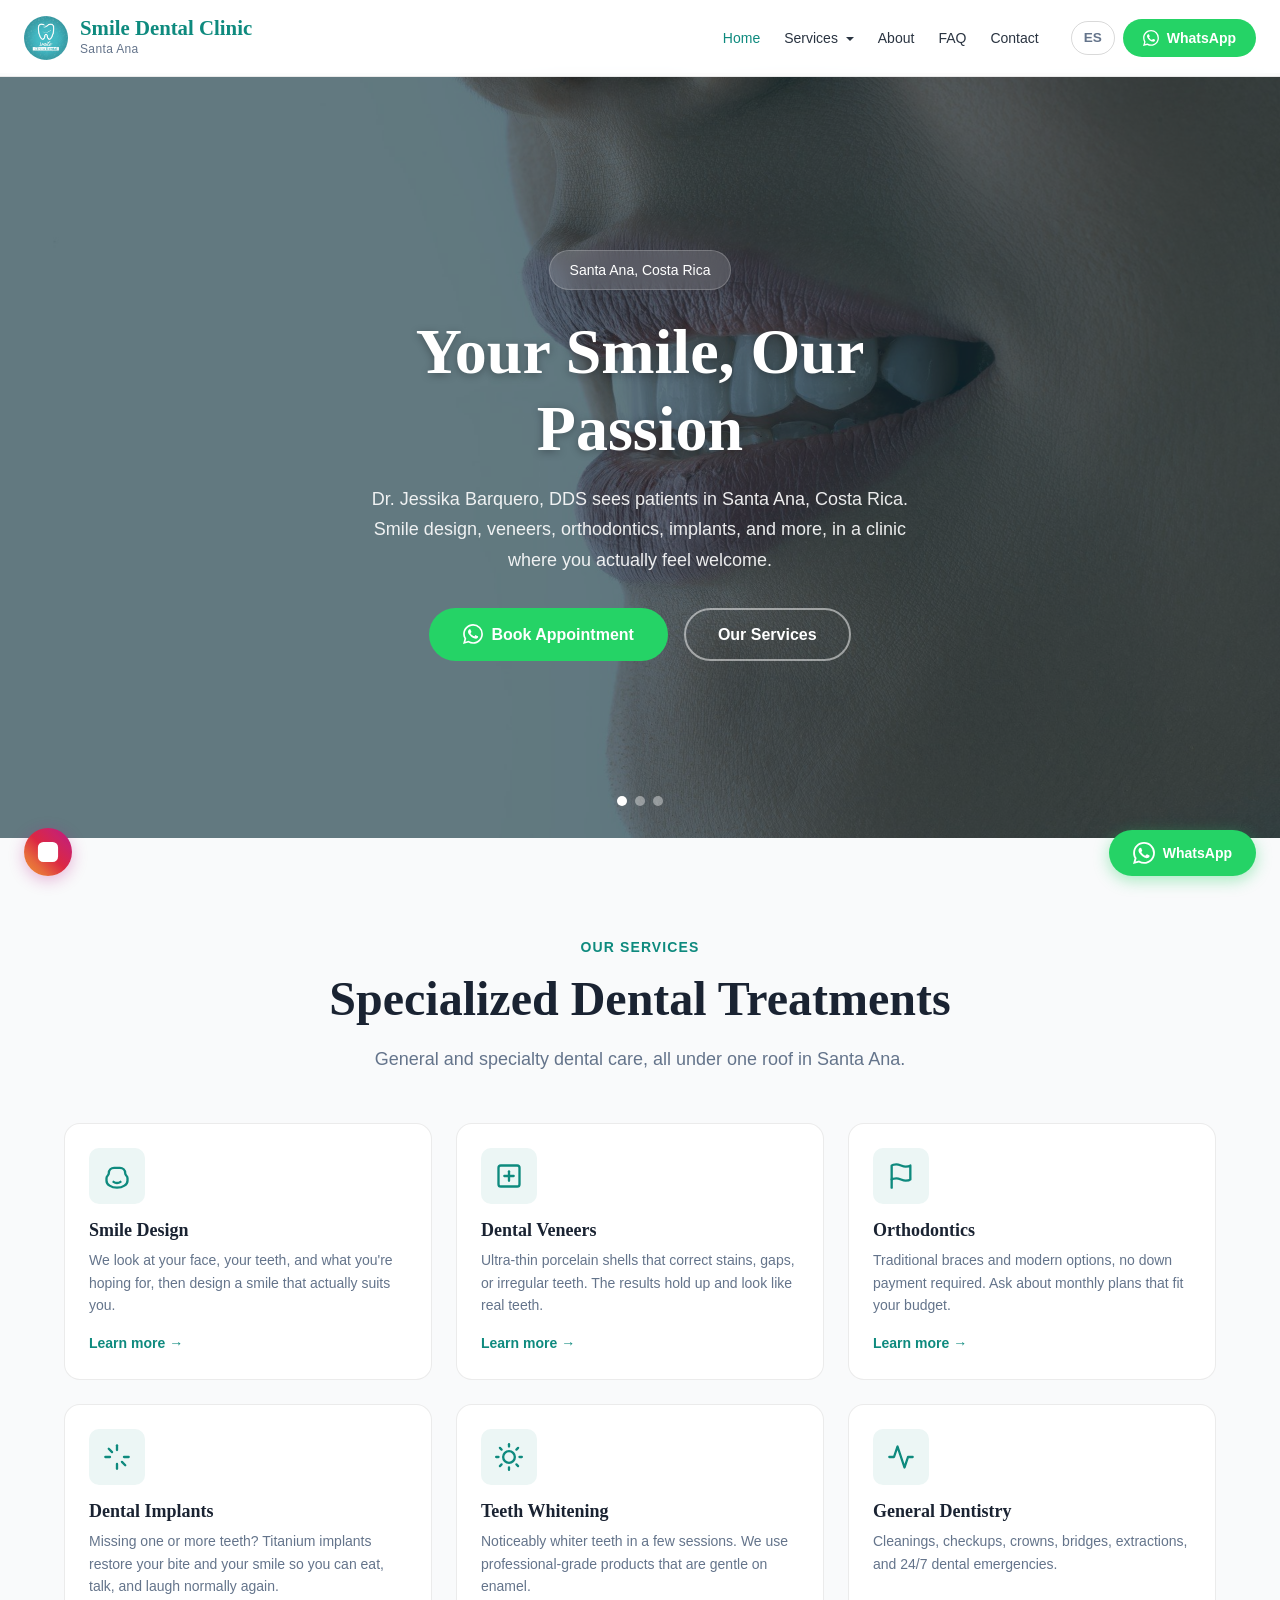
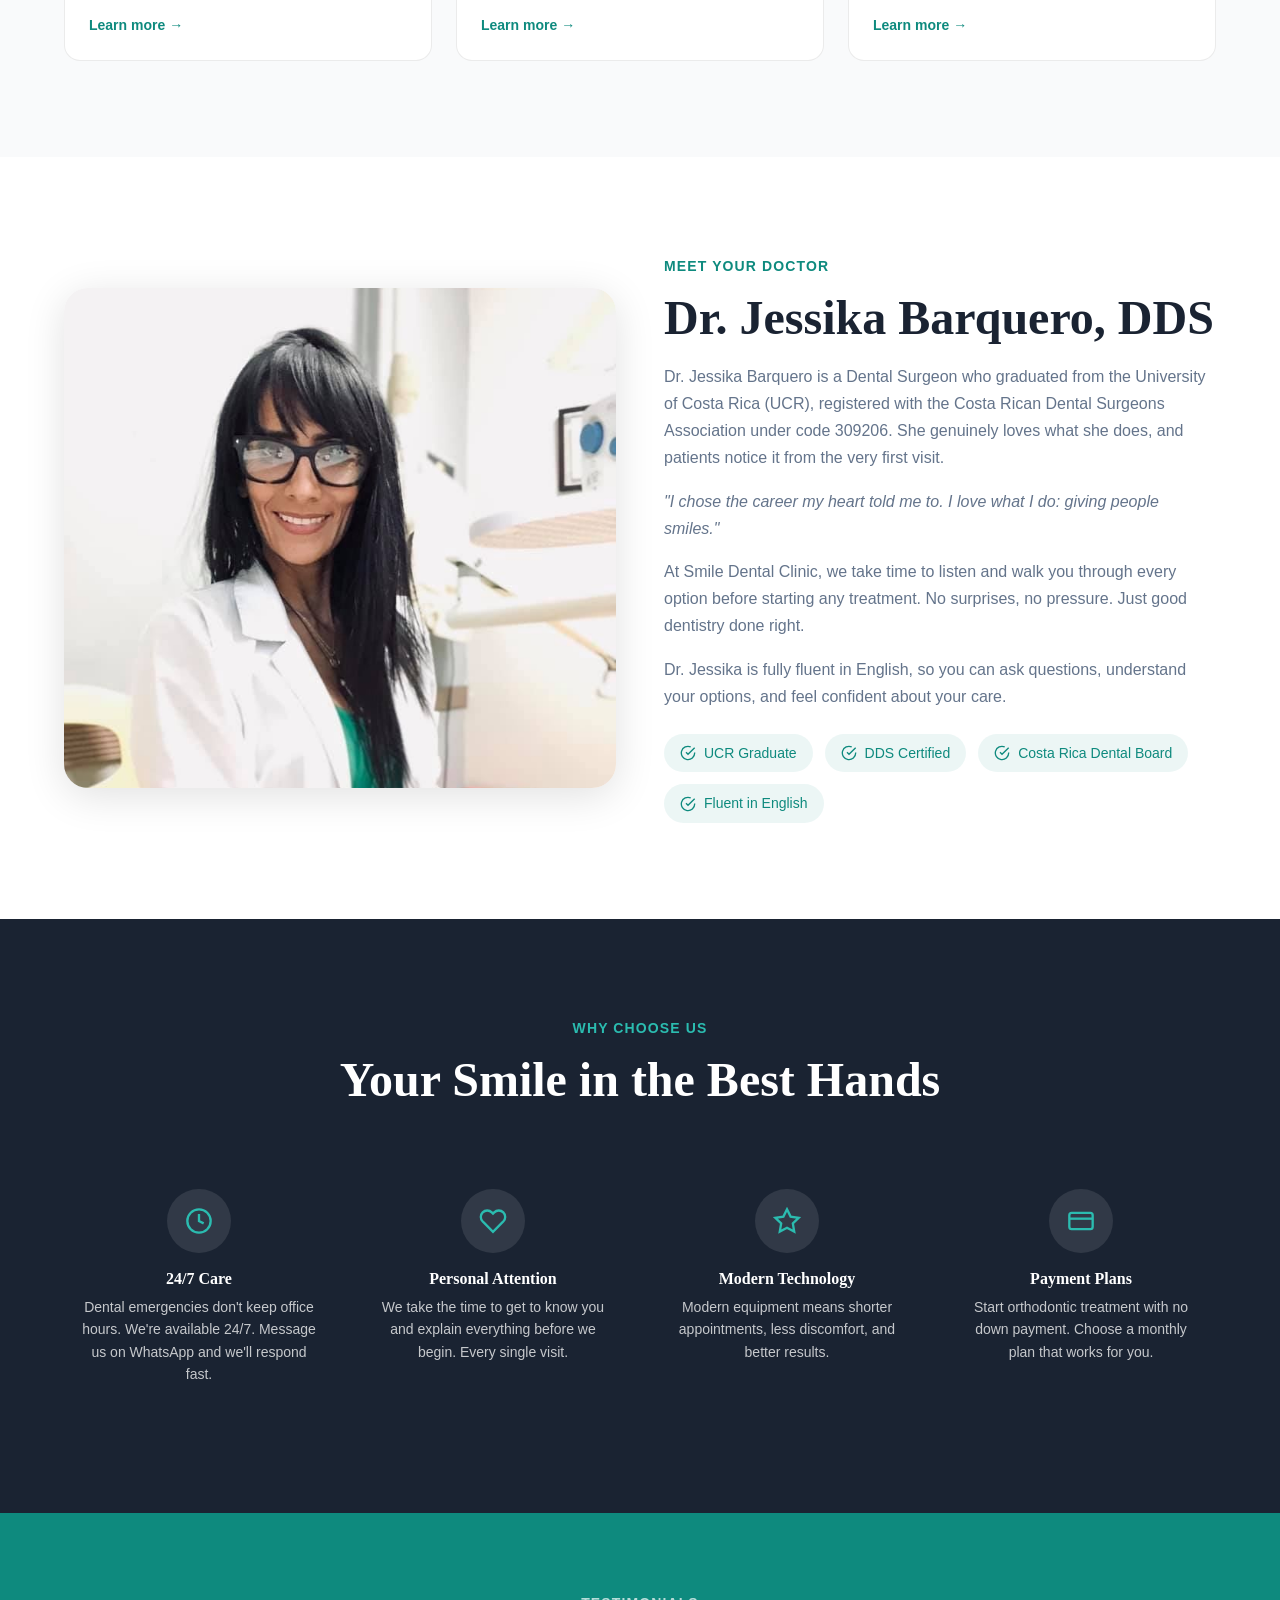
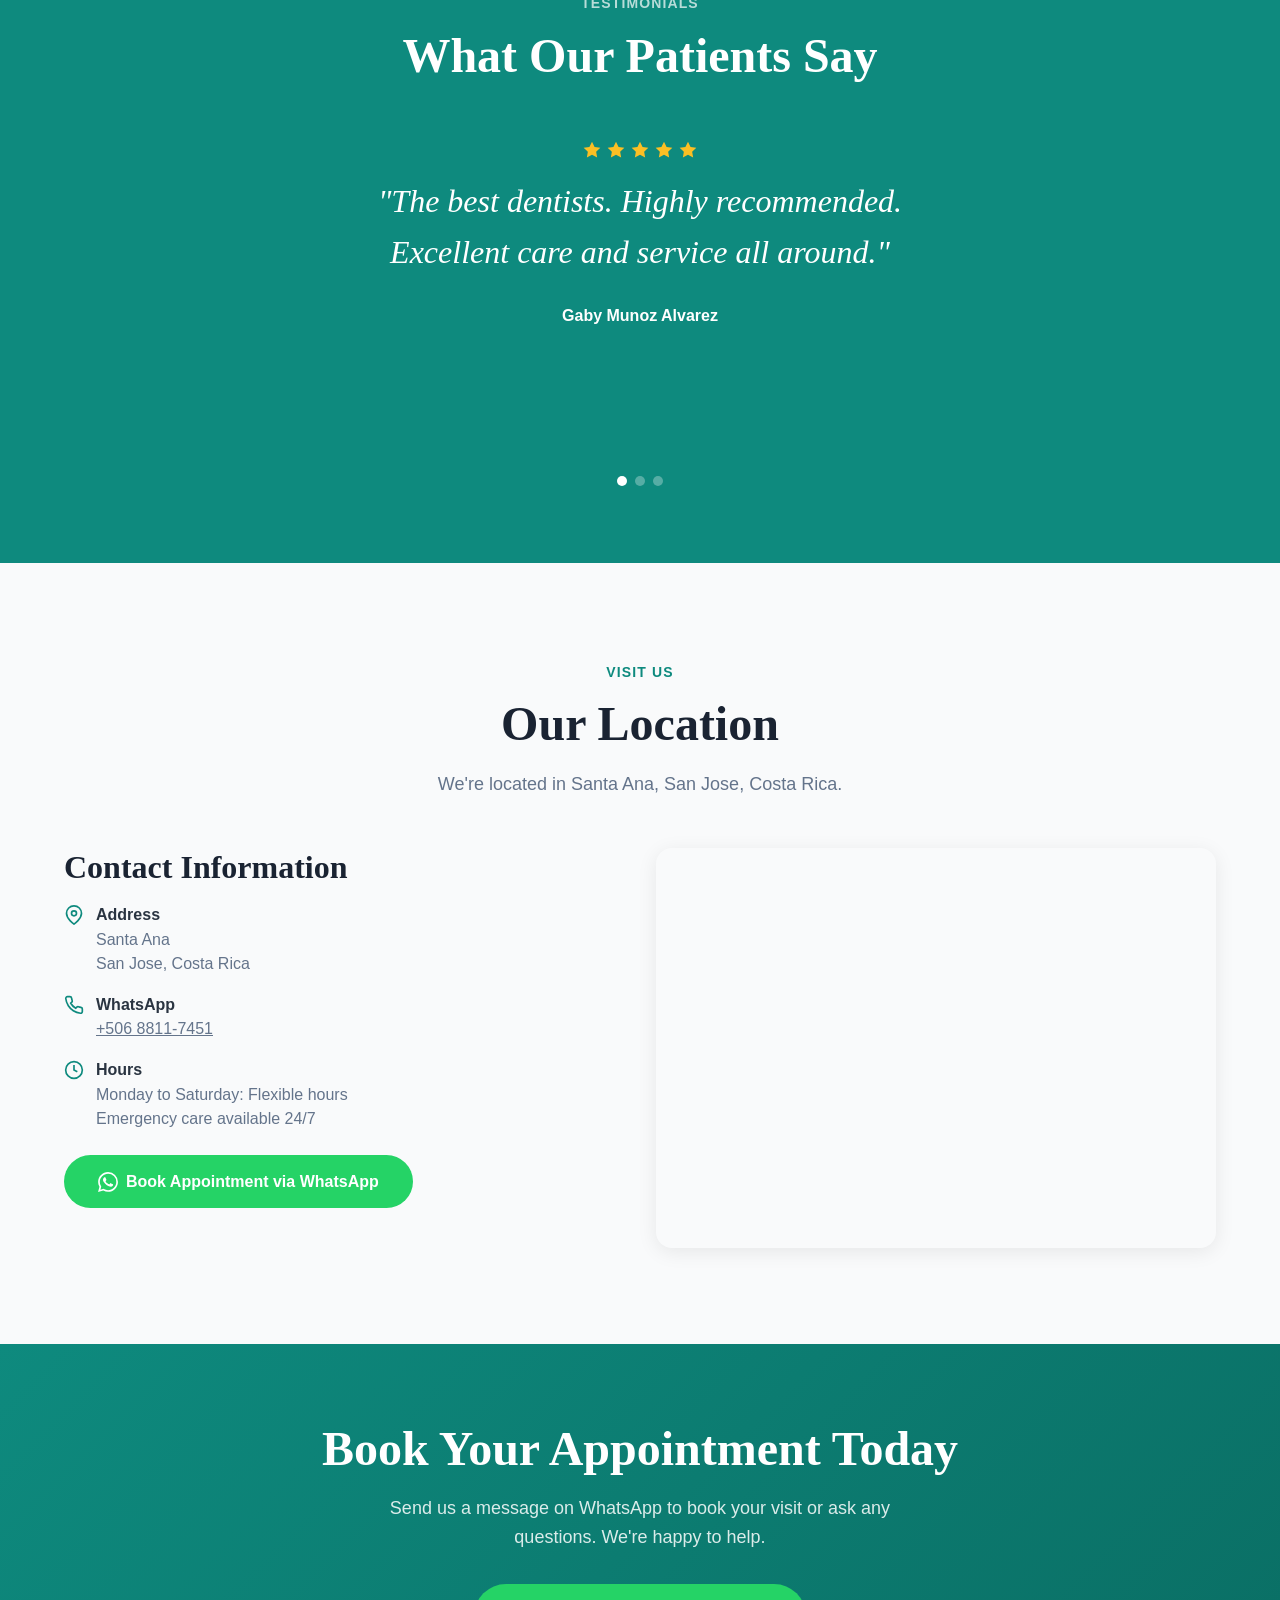
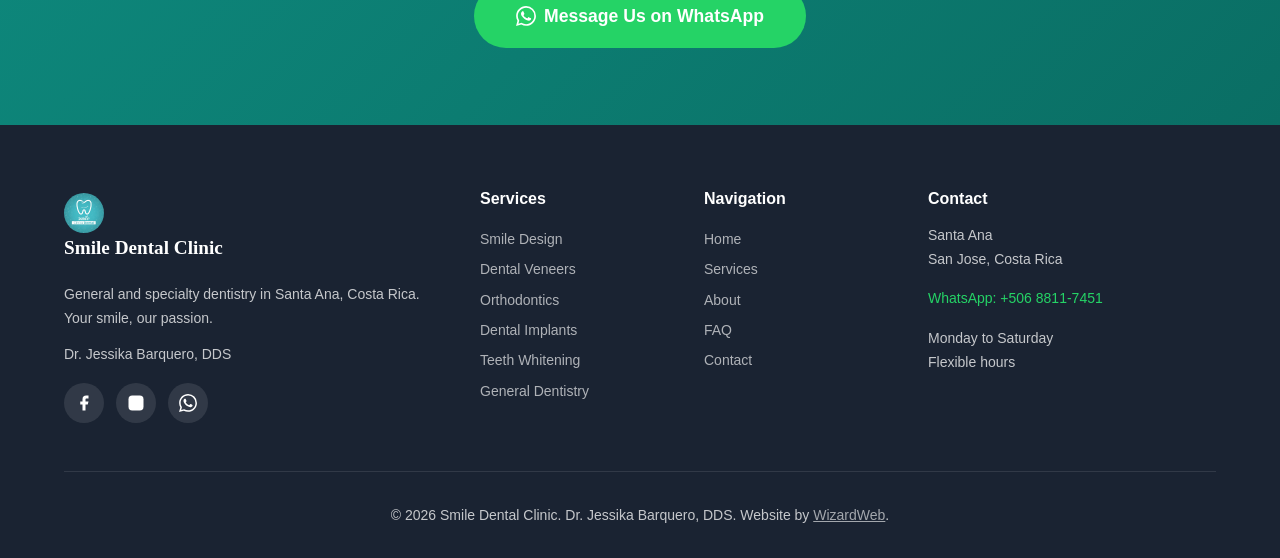
<file: index.html>
<!DOCTYPE html>
<html lang="es">
<head>
  <meta charset="UTF-8">
  <meta name="viewport" content="width=device-width, initial-scale=1.0">
  <title>Smile Clinica Dental | Dra. Jessika Barquero, DDS | Santa Ana, Costa Rica</title>
  <meta name="description" content="Smile Clinica Dental - Odontologia general y especialidades en Santa Ana, Costa Rica. Diseno de sonrisa, carillas, ortodoncia, implantes y blanqueamiento dental. Dra. Jessika Barquero, DDS.">
  <meta name="keywords" content="dentista Santa Ana, clinica dental Costa Rica, diseno de sonrisa, carillas dentales, ortodoncia, implantes dentales, blanqueamiento dental, Dra Jessika Barquero">

  <!-- Open Graph -->
  <meta property="og:type" content="website">
  <meta property="og:title" content="Smile Clinica Dental | Dra. Jessika Barquero, DDS">
  <meta property="og:description" content="Odontologia general y especialidades en Santa Ana. Diseno de sonrisa, carillas, ortodoncia, implantes y blanqueamiento dental.">
  <meta property="og:image" content="https://drajessika.com/assets/images/hero-new-1.jpg">
  <meta property="og:url" content="https://drajessika.com/">
  <meta property="og:site_name" content="Smile Clinica Dental">
  <meta property="og:locale" content="es_CR">

  <!-- Twitter Card -->
  <meta name="twitter:card" content="summary_large_image">
  <meta name="twitter:title" content="Smile Clinica Dental | Dra. Jessika Barquero, DDS">
  <meta name="twitter:description" content="Odontologia general y especialidades en Santa Ana, Costa Rica.">
  <meta name="twitter:image" content="https://drajessika.com/assets/images/hero-new-1.jpg">

  <link rel="canonical" href="https://drajessika.com/">
  <link rel="alternate" hreflang="es" href="https://drajessika.com/">
  <link rel="alternate" hreflang="en" href="https://drajessika.com/en/index.html">
  <link rel="alternate" hreflang="x-default" href="https://drajessika.com/">
  <script>
    // Redirect non-Spanish browsers to /en/ (respects manual language choice)
    (function() {
      if (localStorage.getItem('smile_lang') === 'es') return;
      var lang = (navigator.language || navigator.userLanguage || '').toLowerCase();
      if (lang.indexOf('es') !== 0) {
        window.location.replace('en/index.html');
      }
    })();
  </script>
  <link rel="preconnect" href="https://api.fontshare.com" crossorigin>
  <link href="https://api.fontshare.com/v2/css?f[]=zodiak@400,500,700&f[]=satoshi@300,400,500,600,700&display=swap" rel="stylesheet" media="print" onload="this.media='all'">
  <noscript><link href="https://api.fontshare.com/v2/css?f[]=zodiak@400,500,700&f[]=satoshi@300,400,500,600,700&display=swap" rel="stylesheet"></noscript>
  <link rel="preload" as="image" href="./assets/images/hero-new-1.jpg">
  <link rel="stylesheet" href="base.css">
  <link rel="stylesheet" href="style.css">

  <!-- JSON-LD Structured Data -->
  <script type="application/ld+json">
  {
    "@context": "https://schema.org",
    "@type": "Dentist",
    "name": "Smile Clinica Dental",
    "description": "Clinica dental con odontologia general y especialidades. Diseno de sonrisa, carillas dentales, ortodoncia, implantes y blanqueamiento dental.",
    "url": "https://drajessika.com",
    "telephone": "+50622827093",
    "image": "https://drajessika.com/assets/images/logo-square.jpg",
    "address": {
      "@type": "PostalAddress",
      "streetAddress": "Santa Ana",
      "addressLocality": "Santa Ana",
      "addressRegion": "San Jose",
      "addressCountry": "CR"
    },
    "geo": {
      "@type": "GeoCoordinates",
      "latitude": "9.9408",
      "longitude": "-84.1847"
    },
    "openingHoursSpecification": {
      "@type": "OpeningHoursSpecification",
      "dayOfWeek": ["Monday", "Tuesday", "Wednesday", "Thursday", "Friday", "Saturday"],
      "opens": "08:00",
      "closes": "18:00"
    },
    "priceRange": "$$",
    "medicalSpecialty": ["Dentistry", "Orthodontics", "CosmeticDentistry"],
    "employee": {
      "@type": "Dentist",
      "name": "Dra. Jessika Barquero",
      "jobTitle": "Cirujana Dentista, DDS"
    }
  }
  </script>
</head>
<body>

  <!-- HEADER -->
  <header class="site-header" id="siteHeader" role="banner">
    <a href="index.html" class="header-logo" aria-label="Smile Clinica Dental - Inicio">
      <img src="./assets/images/logo-square.jpg" alt="Smile Clinica Dental logo" width="44" height="44">
      <div>
        <div class="logo-text">Smile Clinica Dental</div>
        <div class="logo-sub">Santa Ana</div>
      </div>
    </a>

    <button class="mobile-menu-btn" aria-label="Abrir menu de navegacion" aria-expanded="false" id="mobileMenuBtn">
      <span></span><span></span><span></span>
    </button>

    <nav class="header-nav" id="headerNav" aria-label="Navegacion principal">
      <ul class="nav-links" role="list">
        <li><a href="index.html" style="color: var(--color-primary);">Inicio</a></li>
        <li class="nav-dropdown">
          <a href="servicios.html" aria-haspopup="true" aria-expanded="false">Servicios <span class="nav-dropdown-arrow"></span></a>
          <ul class="nav-dropdown-menu" role="list">
            <li><a href="servicios.html#diseno-sonrisa">Diseno de Sonrisa</a></li>
            <li><a href="servicios.html#carillas">Carillas Dentales</a></li>
            <li><a href="servicios.html#ortodoncia">Ortodoncia</a></li>
            <li><a href="servicios.html#implantes">Implantes Dentales</a></li>
            <li><a href="servicios.html#blanqueamiento">Blanqueamiento</a></li>
            <li><a href="servicios.html#general">Odontologia General</a></li>
          </ul>
        </li>
        <li><a href="about.html">Nosotros</a></li>
        <li><a href="faq.html">Preguntas</a></li>
        <li><a href="contacto.html">Contacto</a></li>
      </ul>
      <div class="nav-buttons">
        <a href="en/index.html" class="nav-lang" style="font-size: 0.85rem; font-weight: 600; color: var(--color-text-muted); text-decoration: none; padding: 0.35rem 0.75rem; border: 1px solid rgba(0,0,0,0.15); border-radius: 999px;" onclick="localStorage.setItem('smile_lang','en')">EN</a>
        <a href="https://wa.me/50688117451?text=Hola%2C%20me%20gustar%C3%ADa%20agendar%20una%20cita" target="_blank" class="nav-cta nav-cta-whatsapp" aria-label="Contactar por WhatsApp">
          <svg viewBox="0 0 24 24"><path d="M17.472 14.382c-.297-.149-1.758-.867-2.03-.967-.273-.099-.471-.148-.67.15-.197.297-.767.966-.94 1.164-.173.199-.347.223-.644.075-.297-.15-1.255-.463-2.39-1.475-.883-.788-1.48-1.761-1.653-2.059-.173-.297-.018-.458.13-.606.134-.133.298-.347.446-.52.149-.174.198-.298.298-.497.099-.198.05-.371-.025-.52-.075-.149-.669-1.612-.916-2.207-.242-.579-.487-.5-.669-.51-.173-.008-.371-.01-.57-.01-.198 0-.52.074-.792.372-.272.297-1.04 1.016-1.04 2.479 0 1.462 1.065 2.875 1.213 3.074.149.198 2.096 3.2 5.077 4.487.709.306 1.262.489 1.694.625.712.227 1.36.195 1.871.118.571-.085 1.758-.719 2.006-1.413.248-.694.248-1.289.173-1.413-.074-.124-.272-.198-.57-.347m-5.421 7.403h-.004a9.87 9.87 0 01-5.031-1.378l-.361-.214-3.741.982.998-3.648-.235-.374a9.86 9.86 0 01-1.51-5.26c.001-5.45 4.436-9.884 9.888-9.884 2.64 0 5.122 1.03 6.988 2.898a9.825 9.825 0 012.893 6.994c-.003 5.45-4.437 9.884-9.885 9.884m8.413-18.297A11.815 11.815 0 0012.05 0C5.495 0 .16 5.335.157 11.892c0 2.096.547 4.142 1.588 5.945L.057 24l6.305-1.654a11.882 11.882 0 005.683 1.448h.005c6.554 0 11.89-5.335 11.893-11.893a11.821 11.821 0 00-3.48-8.413z"/></svg>
          WhatsApp
        </a>
      </div>
    </nav>
  </header>

  <!-- HERO -->
  <section class="hero" aria-label="Bienvenida">
    <div class="hero-slide active">
      <img src="./assets/images/hero-new-1.jpg" alt="Sonrisa perfecta - Smile Clinica Dental en Santa Ana" width="1920" height="1280" loading="eager" fetchpriority="high">
    </div>
    <div class="hero-slide">
      <img src="./assets/images/hero-new-2.jpg" alt="Sonrisa radiante con carillas dentales - Smile Clinica Dental" width="1920" height="1280" loading="lazy" decoding="async">
    </div>
    <div class="hero-slide">
      <img src="./assets/images/hero-clinic.jpg" alt="Clinica dental moderna en Santa Ana, Costa Rica" width="2000" height="1333" loading="lazy" decoding="async">
    </div>
    <div class="hero-overlay"></div>
    <div class="hero-content">
      <span class="hero-badge">Santa Ana, Costa Rica</span>
      <h1 class="hero-title">Tu Sonrisa, Nuestra Pasion</h1>
      <p class="hero-subtitle">Odontologia general y especialidades con la Dra. Jessika Barquero, DDS. Diseno de sonrisa, carillas, ortodoncia e implantes en Santa Ana.</p>
      <div class="hero-buttons">
        <a href="https://wa.me/50688117451?text=Hola%2C%20me%20gustar%C3%ADa%20agendar%20una%20cita" target="_blank" class="btn btn-whatsapp">
          <svg viewBox="0 0 24 24"><path d="M17.472 14.382c-.297-.149-1.758-.867-2.03-.967-.273-.099-.471-.148-.67.15-.197.297-.767.966-.94 1.164-.173.199-.347.223-.644.075-.297-.15-1.255-.463-2.39-1.475-.883-.788-1.48-1.761-1.653-2.059-.173-.297-.018-.458.13-.606.134-.133.298-.347.446-.52.149-.174.198-.298.298-.497.099-.198.05-.371-.025-.52-.075-.149-.669-1.612-.916-2.207-.242-.579-.487-.5-.669-.51-.173-.008-.371-.01-.57-.01-.198 0-.52.074-.792.372-.272.297-1.04 1.016-1.04 2.479 0 1.462 1.065 2.875 1.213 3.074.149.198 2.096 3.2 5.077 4.487.709.306 1.262.489 1.694.625.712.227 1.36.195 1.871.118.571-.085 1.758-.719 2.006-1.413.248-.694.248-1.289.173-1.413-.074-.124-.272-.198-.57-.347m-5.421 7.403h-.004a9.87 9.87 0 01-5.031-1.378l-.361-.214-3.741.982.998-3.648-.235-.374a9.86 9.86 0 01-1.51-5.26c.001-5.45 4.436-9.884 9.888-9.884 2.64 0 5.122 1.03 6.988 2.898a9.825 9.825 0 012.893 6.994c-.003 5.45-4.437 9.884-9.885 9.884m8.413-18.297A11.815 11.815 0 0012.05 0C5.495 0 .16 5.335.157 11.892c0 2.096.547 4.142 1.588 5.945L.057 24l6.305-1.654a11.882 11.882 0 005.683 1.448h.005c6.554 0 11.89-5.335 11.893-11.893a11.821 11.821 0 00-3.48-8.413z"/></svg>
          Agendar Cita
        </a>
        <a href="servicios.html" class="btn btn-outline">Ver Servicios</a>
      </div>
    </div>
    <div class="hero-dots">
      <button class="hero-dot active" aria-label="Slide 1"></button>
      <button class="hero-dot" aria-label="Slide 2"></button>
      <button class="hero-dot" aria-label="Slide 3"></button>
    </div>
  </section>

  <!-- SERVICES OVERVIEW -->
  <section class="section" aria-label="Nuestros servicios">
    <div class="container">
      <div class="section-header">
        <span class="section-label">Nuestros Servicios</span>
        <h2 class="section-title">Tratamientos Dentales Especializados</h2>
        <p class="section-subtitle">Todo lo que necesitas para una sonrisa sana y bonita, en un solo lugar.</p>
      </div>
      <div class="services-grid">
        <!-- Diseno de Sonrisa -->
        <div class="service-card">
          <div class="service-card-content">
            <div class="service-card-icon">
              <svg viewBox="0 0 24 24" fill="none" stroke="currentColor" stroke-width="2" stroke-linecap="round" stroke-linejoin="round"><path d="M12 22c-4.97 0-9-2.69-9-6v-2c0-.83.34-1.61.94-2.19C4.54 11.22 5 10.38 5 9.5 5 7.01 7.01 5 9.5 5h5C16.99 5 19 7.01 19 9.5c0 .88.46 1.72 1.06 2.31.6.58.94 1.36.94 2.19v2c0 3.31-4.03 6-9 6z"/><path d="M9 17c.85.63 1.885 1 3 1s2.15-.37 3-1"/></svg>
            </div>
            <h3>Diseno de Sonrisa</h3>
            <p>Analizamos tu rostro, tus dientes y lo que quieres lograr para disenar la sonrisa que siempre quisiste.</p>
            <a href="servicios.html#diseno-sonrisa" class="service-card-link">Conocer mas &rarr;</a>
          </div>
        </div>
        <!-- Carillas Dentales -->
        <div class="service-card">
          <div class="service-card-content">
            <div class="service-card-icon">
              <svg viewBox="0 0 24 24" fill="none" stroke="currentColor" stroke-width="2" stroke-linecap="round" stroke-linejoin="round"><rect x="3" y="3" width="18" height="18" rx="2" ry="2"/><path d="M12 8v8"/><path d="M8 12h8"/></svg>
            </div>
            <h3>Carillas Dentales</h3>
            <p>Laminas ultra finas de porcelana que corrigen manchas, espacios o dientes irregulares. Resultados que se ven naturales.</p>
            <a href="servicios.html#carillas" class="service-card-link">Conocer mas &rarr;</a>
          </div>
        </div>
        <!-- Ortodoncia -->
        <div class="service-card">
          <div class="service-card-content">
            <div class="service-card-icon">
              <svg viewBox="0 0 24 24" fill="none" stroke="currentColor" stroke-width="2" stroke-linecap="round" stroke-linejoin="round"><path d="M4 15s1-1 4-1 5 2 8 2 4-1 4-1V3s-1 1-4 1-5-2-8-2-4 1-4 1z"/><line x1="4" y1="22" x2="4" y2="15"/></svg>
            </div>
            <h3>Ortodoncia</h3>
            <p>Tratamientos de ortodoncia con brackets tradicionales y opciones modernas. Ortodoncia sin prima con planes de pago accesibles.</p>
            <a href="servicios.html#ortodoncia" class="service-card-link">Conocer mas &rarr;</a>
          </div>
        </div>
        <!-- Implantes -->
        <div class="service-card">
          <div class="service-card-content">
            <div class="service-card-icon">
              <svg viewBox="0 0 24 24" fill="none" stroke="currentColor" stroke-width="2" stroke-linecap="round" stroke-linejoin="round"><path d="M12 2v4"/><path d="M12 18v4"/><path d="M4.93 4.93l2.83 2.83"/><path d="M16.24 16.24l2.83 2.83"/><path d="M2 12h4"/><path d="M18 12h4"/></svg>
            </div>
            <h3>Implantes Dentales</h3>
            <p>Si te falta un diente o varios, los implantes de titanio te devuelven la mordida y la sonrisa como si nada hubiera pasado.</p>
            <a href="servicios.html#implantes" class="service-card-link">Conocer mas &rarr;</a>
          </div>
        </div>
        <!-- Blanqueamiento -->
        <div class="service-card">
          <div class="service-card-content">
            <div class="service-card-icon">
              <svg viewBox="0 0 24 24" fill="none" stroke="currentColor" stroke-width="2" stroke-linecap="round" stroke-linejoin="round"><circle cx="12" cy="12" r="5"/><line x1="12" y1="1" x2="12" y2="3"/><line x1="12" y1="21" x2="12" y2="23"/><line x1="4.22" y1="4.22" x2="5.64" y2="5.64"/><line x1="18.36" y1="18.36" x2="19.78" y2="19.78"/><line x1="1" y1="12" x2="3" y2="12"/><line x1="21" y1="12" x2="23" y2="12"/><line x1="4.22" y1="19.78" x2="5.64" y2="18.36"/><line x1="18.36" y1="5.64" x2="19.78" y2="4.22"/></svg>
            </div>
            <h3>Blanqueamiento Dental</h3>
            <p>Dientes mas blancos en pocas sesiones con productos profesionales que no danan el esmalte.</p>
            <a href="servicios.html#blanqueamiento" class="service-card-link">Conocer mas &rarr;</a>
          </div>
        </div>
        <!-- Odontologia General -->
        <div class="service-card">
          <div class="service-card-content">
            <div class="service-card-icon">
              <svg viewBox="0 0 24 24" fill="none" stroke="currentColor" stroke-width="2" stroke-linecap="round" stroke-linejoin="round"><path d="M22 12h-4l-3 9L9 3l-3 9H2"/></svg>
            </div>
            <h3>Odontologia General</h3>
            <p>Limpiezas, revisiones, coronas, puentes, extracciones y emergencias dentales 24/7.</p>
            <a href="servicios.html#general" class="service-card-link">Conocer mas &rarr;</a>
          </div>
        </div>
      </div>
    </div>
  </section>

  <!-- ABOUT DOCTOR -->
  <section class="section section-light" aria-label="Conoce a la Doctora">
    <div class="container">
      <div class="about-grid">
        <div class="about-image">
          <img src="./assets/images/dra-jessika.jpg" alt="Dra. Jessika Barquero - Cirujana Dentista en Smile Clinica Dental" width="600" height="750" loading="lazy" decoding="async" style="object-position: center 20%;">
        </div>
        <div class="about-content">
          <span class="section-label">Conoce a tu Doctora</span>
          <h2>Dra. Jessika Barquero, DDS</h2>
          <p>La Dra. Jessika Barquero es Cirujana Dentista graduada de la Universidad de Costa Rica (UCR), registrada en el Colegio de Cirujanos Dentistas con codigo 309206. Le apasiona lo que hace y se nota en cada consulta.</p>
          <p>"Elegi la carrera que en esos momentos me dicto el corazon. Amo lo que hago: dar sonrisas."</p>
          <p>En Smile Clinica Dental nos tomamos el tiempo para escucharte y explicarte cada opcion antes de empezar cualquier tratamiento.</p>
          <div class="about-credentials">
            <span class="credential-badge">
              <svg width="16" height="16" viewBox="0 0 24 24" fill="none" stroke="currentColor" stroke-width="2"><path d="M22 11.08V12a10 10 0 1 1-5.93-9.14"/><polyline points="22 4 12 14.01 9 11.01"/></svg>
              UCR - Graduada
            </span>
            <span class="credential-badge">
              <svg width="16" height="16" viewBox="0 0 24 24" fill="none" stroke="currentColor" stroke-width="2"><path d="M22 11.08V12a10 10 0 1 1-5.93-9.14"/><polyline points="22 4 12 14.01 9 11.01"/></svg>
              DDS Certificada
            </span>
            <span class="credential-badge">
              <svg width="16" height="16" viewBox="0 0 24 24" fill="none" stroke="currentColor" stroke-width="2"><path d="M22 11.08V12a10 10 0 1 1-5.93-9.14"/><polyline points="22 4 12 14.01 9 11.01"/></svg>
              Colegio de Dentistas CR
            </span>
          </div>
        </div>
      </div>
    </div>
  </section>

  <!-- WHY CHOOSE US -->
  <section class="section section-dark" aria-label="Por que elegirnos">
    <div class="container">
      <div class="section-header">
        <span class="section-label">Por Que Elegirnos</span>
        <h2 class="section-title">Tu Sonrisa en las Mejores Manos</h2>
      </div>
      <div class="features-grid">
        <div class="feature-item">
          <div class="feature-icon">
            <svg viewBox="0 0 24 24" fill="none" stroke="currentColor" stroke-width="2"><circle cx="12" cy="12" r="10"/><polyline points="12 6 12 12 16 14"/></svg>
          </div>
          <h3>Atencion 24/7</h3>
          <p>Emergencias dentales atendidas las 24 horas. Estamos disponibles cuando mas nos necesitas.</p>
        </div>
        <div class="feature-item">
          <div class="feature-icon">
            <svg viewBox="0 0 24 24" fill="none" stroke="currentColor" stroke-width="2"><path d="M20.84 4.61a5.5 5.5 0 0 0-7.78 0L12 5.67l-1.06-1.06a5.5 5.5 0 0 0-7.78 7.78l1.06 1.06L12 21.23l7.78-7.78 1.06-1.06a5.5 5.5 0 0 0 0-7.78z"/></svg>
          </div>
          <h3>Trato Personalizado</h3>
          <p>Nos tomamos el tiempo de conocerte y explicarte todo antes de empezar.</p>
        </div>
        <div class="feature-item">
          <div class="feature-icon">
            <svg viewBox="0 0 24 24" fill="none" stroke="currentColor" stroke-width="2"><polygon points="12 2 15.09 8.26 22 9.27 17 14.14 18.18 21.02 12 17.77 5.82 21.02 7 14.14 2 9.27 8.91 8.26 12 2"/></svg>
          </div>
          <h3>Tecnologia Moderna</h3>
          <p>Trabajamos con equipos modernos para que tu tratamiento sea mas rapido y comodo.</p>
        </div>
        <div class="feature-item">
          <div class="feature-icon">
            <svg viewBox="0 0 24 24" fill="none" stroke="currentColor" stroke-width="2"><rect x="2" y="5" width="20" height="14" rx="2"/><line x1="2" y1="10" x2="22" y2="10"/></svg>
          </div>
          <h3>Planes de Pago</h3>
          <p>Empeza tu ortodoncia sin prima y con cuotas que se ajustan a tu bolsillo.</p>
        </div>
      </div>
    </div>
  </section>

  <!-- TESTIMONIALS -->
  <section class="testimonial-section" aria-label="Testimonios">
    <div class="container">
      <div class="section-header">
        <span class="section-label" style="color: rgba(255,255,255,0.7);">Testimonios</span>
        <h2 class="section-title" style="color: #fff;">Lo Que Dicen Nuestros Pacientes</h2>
      </div>
      <div class="testimonial-slider" id="testimonialSlider">
        <div class="testimonial-slide active">
          <div class="testimonial-stars">
            <svg viewBox="0 0 24 24"><polygon points="12 2 15.09 8.26 22 9.27 17 14.14 18.18 21.02 12 17.77 5.82 21.02 7 14.14 2 9.27 8.91 8.26 12 2"/></svg>
            <svg viewBox="0 0 24 24"><polygon points="12 2 15.09 8.26 22 9.27 17 14.14 18.18 21.02 12 17.77 5.82 21.02 7 14.14 2 9.27 8.91 8.26 12 2"/></svg>
            <svg viewBox="0 0 24 24"><polygon points="12 2 15.09 8.26 22 9.27 17 14.14 18.18 21.02 12 17.77 5.82 21.02 7 14.14 2 9.27 8.91 8.26 12 2"/></svg>
            <svg viewBox="0 0 24 24"><polygon points="12 2 15.09 8.26 22 9.27 17 14.14 18.18 21.02 12 17.77 5.82 21.02 7 14.14 2 9.27 8.91 8.26 12 2"/></svg>
            <svg viewBox="0 0 24 24"><polygon points="12 2 15.09 8.26 22 9.27 17 14.14 18.18 21.02 12 17.77 5.82 21.02 7 14.14 2 9.27 8.91 8.26 12 2"/></svg>
          </div>
          <p class="testimonial-quote">"Las mejores doctoras, mas que recomendadas. Excelente trato y servicio."</p>
          <p class="testimonial-author">Gaby Munoz Alvarez</p>
        </div>
        <div class="testimonial-slide">
          <div class="testimonial-stars">
            <svg viewBox="0 0 24 24"><polygon points="12 2 15.09 8.26 22 9.27 17 14.14 18.18 21.02 12 17.77 5.82 21.02 7 14.14 2 9.27 8.91 8.26 12 2"/></svg>
            <svg viewBox="0 0 24 24"><polygon points="12 2 15.09 8.26 22 9.27 17 14.14 18.18 21.02 12 17.77 5.82 21.02 7 14.14 2 9.27 8.91 8.26 12 2"/></svg>
            <svg viewBox="0 0 24 24"><polygon points="12 2 15.09 8.26 22 9.27 17 14.14 18.18 21.02 12 17.77 5.82 21.02 7 14.14 2 9.27 8.91 8.26 12 2"/></svg>
            <svg viewBox="0 0 24 24"><polygon points="12 2 15.09 8.26 22 9.27 17 14.14 18.18 21.02 12 17.77 5.82 21.02 7 14.14 2 9.27 8.91 8.26 12 2"/></svg>
            <svg viewBox="0 0 24 24"><polygon points="12 2 15.09 8.26 22 9.27 17 14.14 18.18 21.02 12 17.77 5.82 21.02 7 14.14 2 9.27 8.91 8.26 12 2"/></svg>
          </div>
          <p class="testimonial-quote">"Excelente opcion. El diseno de sonrisa que me hicieron cambio mi vida. Totalmente recomendada."</p>
          <p class="testimonial-author">Laura Castro</p>
        </div>
        <div class="testimonial-slide">
          <div class="testimonial-stars">
            <svg viewBox="0 0 24 24"><polygon points="12 2 15.09 8.26 22 9.27 17 14.14 18.18 21.02 12 17.77 5.82 21.02 7 14.14 2 9.27 8.91 8.26 12 2"/></svg>
            <svg viewBox="0 0 24 24"><polygon points="12 2 15.09 8.26 22 9.27 17 14.14 18.18 21.02 12 17.77 5.82 21.02 7 14.14 2 9.27 8.91 8.26 12 2"/></svg>
            <svg viewBox="0 0 24 24"><polygon points="12 2 15.09 8.26 22 9.27 17 14.14 18.18 21.02 12 17.77 5.82 21.02 7 14.14 2 9.27 8.91 8.26 12 2"/></svg>
            <svg viewBox="0 0 24 24"><polygon points="12 2 15.09 8.26 22 9.27 17 14.14 18.18 21.02 12 17.77 5.82 21.02 7 14.14 2 9.27 8.91 8.26 12 2"/></svg>
            <svg viewBox="0 0 24 24"><polygon points="12 2 15.09 8.26 22 9.27 17 14.14 18.18 21.02 12 17.77 5.82 21.02 7 14.14 2 9.27 8.91 8.26 12 2"/></svg>
          </div>
          <p class="testimonial-quote">"Muy profesional todo el proceso. Me explicaron cada paso y el resultado quedo mejor de lo que esperaba. Super contenta."</p>
          <p class="testimonial-author">Maria Jose R.</p>
        </div>
      </div>
      <div class="testimonial-dots" id="testimonialDots">
        <button class="testimonial-dot active" aria-label="Testimonio 1"></button>
        <button class="testimonial-dot" aria-label="Testimonio 2"></button>
        <button class="testimonial-dot" aria-label="Testimonio 3"></button>
      </div>
    </div>
  </section>

  <!-- LOCATION -->
  <section class="section" aria-label="Ubicacion">
    <div class="container">
      <div class="section-header">
        <span class="section-label">Visitanos</span>
        <h2 class="section-title">Nuestra Ubicacion</h2>
        <p class="section-subtitle">Estamos ubicados en Santa Ana, San Jose, Costa Rica.</p>
      </div>
      <div class="location-grid">
        <div class="location-info">
          <h3>Informacion de Contacto</h3>
          <div class="location-detail">
            <svg viewBox="0 0 24 24" fill="none" stroke="currentColor" stroke-width="2"><path d="M21 10c0 7-9 13-9 13s-9-6-9-13a9 9 0 0 1 18 0z"/><circle cx="12" cy="10" r="3"/></svg>
            <div>
              <strong>Direccion</strong>
              <p>Santa Ana<br>San Jose, Costa Rica</p>
            </div>
          </div>
          <div class="location-detail">
            <svg viewBox="0 0 24 24" fill="none" stroke="currentColor" stroke-width="2"><path d="M22 16.92v3a2 2 0 0 1-2.18 2 19.79 19.79 0 0 1-8.63-3.07 19.5 19.5 0 0 1-6-6 19.79 19.79 0 0 1-3.07-8.67A2 2 0 0 1 4.11 2h3a2 2 0 0 1 2 1.72 12.84 12.84 0 0 0 .7 2.81 2 2 0 0 1-.45 2.11L8.09 9.91a16 16 0 0 0 6 6l1.27-1.27a2 2 0 0 1 2.11-.45 12.84 12.84 0 0 0 2.81.7A2 2 0 0 1 22 16.92z"/></svg>
            <div>
              <strong>WhatsApp</strong>
              <p><a href="https://wa.me/50688117451?text=Hola%2C%20me%20gustar%C3%ADa%20agendar%20una%20cita" target="_blank">+506 8811-7451</a></p>
            </div>
          </div>
          <div class="location-detail">
            <svg viewBox="0 0 24 24" fill="none" stroke="currentColor" stroke-width="2"><circle cx="12" cy="12" r="10"/><polyline points="12 6 12 12 16 14"/></svg>
            <div>
              <strong>Horario</strong>
              <p>Lunes a Sabado: Horarios flexibles<br>Atencion de emergencias 24/7</p>
            </div>
          </div>
          <div style="margin-top: var(--space-6);">
            <a href="https://wa.me/50688117451?text=Hola%2C%20me%20gustar%C3%ADa%20agendar%20una%20cita" target="_blank" class="btn btn-whatsapp">
              <svg viewBox="0 0 24 24"><path d="M17.472 14.382c-.297-.149-1.758-.867-2.03-.967-.273-.099-.471-.148-.67.15-.197.297-.767.966-.94 1.164-.173.199-.347.223-.644.075-.297-.15-1.255-.463-2.39-1.475-.883-.788-1.48-1.761-1.653-2.059-.173-.297-.018-.458.13-.606.134-.133.298-.347.446-.52.149-.174.198-.298.298-.497.099-.198.05-.371-.025-.52-.075-.149-.669-1.612-.916-2.207-.242-.579-.487-.5-.669-.51-.173-.008-.371-.01-.57-.01-.198 0-.52.074-.792.372-.272.297-1.04 1.016-1.04 2.479 0 1.462 1.065 2.875 1.213 3.074.149.198 2.096 3.2 5.077 4.487.709.306 1.262.489 1.694.625.712.227 1.36.195 1.871.118.571-.085 1.758-.719 2.006-1.413.248-.694.248-1.289.173-1.413-.074-.124-.272-.198-.57-.347m-5.421 7.403h-.004a9.87 9.87 0 01-5.031-1.378l-.361-.214-3.741.982.998-3.648-.235-.374a9.86 9.86 0 01-1.51-5.26c.001-5.45 4.436-9.884 9.888-9.884 2.64 0 5.122 1.03 6.988 2.898a9.825 9.825 0 012.893 6.994c-.003 5.45-4.437 9.884-9.885 9.884m8.413-18.297A11.815 11.815 0 0012.05 0C5.495 0 .16 5.335.157 11.892c0 2.096.547 4.142 1.588 5.945L.057 24l6.305-1.654a11.882 11.882 0 005.683 1.448h.005c6.554 0 11.89-5.335 11.893-11.893a11.821 11.821 0 00-3.48-8.413z"/></svg>
              Agendar Cita por WhatsApp
            </a>
          </div>
        </div>
        <div class="location-map">
          <iframe src="https://www.google.com/maps/embed?pb=!1m18!1m12!1m3!1d1965!2d-84.1837!3d9.9338!2m3!1f0!2f0!3f0!3m2!1i1024!2i768!4f13.1!3m3!1m2!1s0x0%3A0xf9a3633d0ea64225!2sSmile%20Dental%20Dra.%20Jessika%20Barquero!5e0!3m2!1ses!2scr" allowfullscreen="" loading="lazy" title="Ubicacion de Smile Clinica Dental en Google Maps"></iframe>
        </div>
      </div>
    </div>
  </section>

  <!-- CTA BANNER -->
  <section class="cta-banner" aria-label="Llamada a la accion">
    <div class="container">
      <h2>Agenda tu Cita Hoy</h2>
      <p>Pueden realizar sus citas o consultas a nuestro WhatsApp. Sera un gusto atenderles.</p>
      <a href="https://wa.me/50688117451?text=Hola%2C%20me%20gustar%C3%ADa%20agendar%20una%20cita" target="_blank" class="btn btn-whatsapp" style="font-size: 1.1rem; padding: var(--space-4) var(--space-10);">
        <svg viewBox="0 0 24 24"><path d="M17.472 14.382c-.297-.149-1.758-.867-2.03-.967-.273-.099-.471-.148-.67.15-.197.297-.767.966-.94 1.164-.173.199-.347.223-.644.075-.297-.15-1.255-.463-2.39-1.475-.883-.788-1.48-1.761-1.653-2.059-.173-.297-.018-.458.13-.606.134-.133.298-.347.446-.52.149-.174.198-.298.298-.497.099-.198.05-.371-.025-.52-.075-.149-.669-1.612-.916-2.207-.242-.579-.487-.5-.669-.51-.173-.008-.371-.01-.57-.01-.198 0-.52.074-.792.372-.272.297-1.04 1.016-1.04 2.479 0 1.462 1.065 2.875 1.213 3.074.149.198 2.096 3.2 5.077 4.487.709.306 1.262.489 1.694.625.712.227 1.36.195 1.871.118.571-.085 1.758-.719 2.006-1.413.248-.694.248-1.289.173-1.413-.074-.124-.272-.198-.57-.347m-5.421 7.403h-.004a9.87 9.87 0 01-5.031-1.378l-.361-.214-3.741.982.998-3.648-.235-.374a9.86 9.86 0 01-1.51-5.26c.001-5.45 4.436-9.884 9.888-9.884 2.64 0 5.122 1.03 6.988 2.898a9.825 9.825 0 012.893 6.994c-.003 5.45-4.437 9.884-9.885 9.884m8.413-18.297A11.815 11.815 0 0012.05 0C5.495 0 .16 5.335.157 11.892c0 2.096.547 4.142 1.588 5.945L.057 24l6.305-1.654a11.882 11.882 0 005.683 1.448h.005c6.554 0 11.89-5.335 11.893-11.893a11.821 11.821 0 00-3.48-8.413z"/></svg>
        Escribenos al WhatsApp
      </a>
    </div>
  </section>

  <!-- FOOTER -->
  <footer class="site-footer" role="contentinfo">
    <div class="container">
      <div class="footer-grid">
        <div class="footer-col">
          <a href="index.html" class="footer-brand-logo">
            <img src="./assets/images/logo-square.jpg" alt="Smile Clinica Dental" width="40" height="40">
            <span>Smile Clinica Dental</span>
          </a>
          <p>Odontologia general y especialidades en Santa Ana, Costa Rica. Tu sonrisa, nuestra pasion.</p>
          <p>Dra. Jessika Barquero, DDS</p>
          <div class="footer-social">
            <a href="https://www.facebook.com/costaricaclinica/" target="_blank" aria-label="Facebook">
              <svg viewBox="0 0 24 24"><path d="M18 2h-3a5 5 0 0 0-5 5v3H7v4h3v8h4v-8h3l1-4h-4V7a1 1 0 0 1 1-1h3z"/></svg>
            </a>
            <a href="https://www.instagram.com/drajessikabarquero/" target="_blank" aria-label="Instagram">
              <svg viewBox="0 0 24 24"><rect x="2" y="2" width="20" height="20" rx="5" ry="5"/><path d="M16 11.37A4 4 0 1 1 12.63 8 4 4 0 0 1 16 11.37z"/><line x1="17.5" y1="6.5" x2="17.51" y2="6.5"/></svg>
            </a>
            <a href="https://wa.me/50688117451" target="_blank" aria-label="WhatsApp">
              <svg viewBox="0 0 24 24"><path d="M17.472 14.382c-.297-.149-1.758-.867-2.03-.967-.273-.099-.471-.148-.67.15-.197.297-.767.966-.94 1.164-.173.199-.347.223-.644.075-.297-.15-1.255-.463-2.39-1.475-.883-.788-1.48-1.761-1.653-2.059-.173-.297-.018-.458.13-.606.134-.133.298-.347.446-.52.149-.174.198-.298.298-.497.099-.198.05-.371-.025-.52-.075-.149-.669-1.612-.916-2.207-.242-.579-.487-.5-.669-.51-.173-.008-.371-.01-.57-.01-.198 0-.52.074-.792.372-.272.297-1.04 1.016-1.04 2.479 0 1.462 1.065 2.875 1.213 3.074.149.198 2.096 3.2 5.077 4.487.709.306 1.262.489 1.694.625.712.227 1.36.195 1.871.118.571-.085 1.758-.719 2.006-1.413.248-.694.248-1.289.173-1.413-.074-.124-.272-.198-.57-.347m-5.421 7.403h-.004a9.87 9.87 0 01-5.031-1.378l-.361-.214-3.741.982.998-3.648-.235-.374a9.86 9.86 0 01-1.51-5.26c.001-5.45 4.436-9.884 9.888-9.884 2.64 0 5.122 1.03 6.988 2.898a9.825 9.825 0 012.893 6.994c-.003 5.45-4.437 9.884-9.885 9.884m8.413-18.297A11.815 11.815 0 0012.05 0C5.495 0 .16 5.335.157 11.892c0 2.096.547 4.142 1.588 5.945L.057 24l6.305-1.654a11.882 11.882 0 005.683 1.448h.005c6.554 0 11.89-5.335 11.893-11.893a11.821 11.821 0 00-3.48-8.413z"/></svg>
            </a>
          </div>
        </div>
        <div class="footer-col">
          <h4>Servicios</h4>
          <a href="servicios.html#diseno-sonrisa">Diseno de Sonrisa</a>
          <a href="servicios.html#carillas">Carillas Dentales</a>
          <a href="servicios.html#ortodoncia">Ortodoncia</a>
          <a href="servicios.html#implantes">Implantes Dentales</a>
          <a href="servicios.html#blanqueamiento">Blanqueamiento</a>
          <a href="servicios.html#general">Odontologia General</a>
        </div>
        <div class="footer-col">
          <h4>Navegacion</h4>
          <a href="index.html">Inicio</a>
          <a href="servicios.html">Servicios</a>
          <a href="about.html">Nosotros</a>
          <a href="faq.html">Preguntas Frecuentes</a>
          <a href="contacto.html">Contacto</a>
        </div>
        <div class="footer-col">
          <h4>Contacto</h4>
          <p>Santa Ana<br>San Jose, Costa Rica</p>
          <p><a href="https://wa.me/50688117451" target="_blank" style="color: #25D366;">WhatsApp: +506 8811-7451</a></p>
          <p>Lunes a Sabado<br>Horarios flexibles</p>
        </div>
      </div>
      <div class="footer-bottom">
        <p>&copy; <script>document.write(new Date().getFullYear())</script> Smile Clinica Dental. Dra. Jessika Barquero, DDS. Sitio web por <a href="https://wizardweb.ca" target="_blank" style="color: rgba(255,255,255,0.6); text-decoration: underline;">WizardWeb</a>.</p>
      </div>
    </div>
  </footer>

  <!-- FLOATING WHATSAPP BUTTON -->
  <a href="https://wa.me/50688117451?text=Hola%2C%20me%20gustar%C3%ADa%20agendar%20una%20cita" target="_blank" class="whatsapp-float" aria-label="Contactar por WhatsApp">
    <svg viewBox="0 0 24 24"><path d="M17.472 14.382c-.297-.149-1.758-.867-2.03-.967-.273-.099-.471-.148-.67.15-.197.297-.767.966-.94 1.164-.173.199-.347.223-.644.075-.297-.15-1.255-.463-2.39-1.475-.883-.788-1.48-1.761-1.653-2.059-.173-.297-.018-.458.13-.606.134-.133.298-.347.446-.52.149-.174.198-.298.298-.497.099-.198.05-.371-.025-.52-.075-.149-.669-1.612-.916-2.207-.242-.579-.487-.5-.669-.51-.173-.008-.371-.01-.57-.01-.198 0-.52.074-.792.372-.272.297-1.04 1.016-1.04 2.479 0 1.462 1.065 2.875 1.213 3.074.149.198 2.096 3.2 5.077 4.487.709.306 1.262.489 1.694.625.712.227 1.36.195 1.871.118.571-.085 1.758-.719 2.006-1.413.248-.694.248-1.289.173-1.413-.074-.124-.272-.198-.57-.347m-5.421 7.403h-.004a9.87 9.87 0 01-5.031-1.378l-.361-.214-3.741.982.998-3.648-.235-.374a9.86 9.86 0 01-1.51-5.26c.001-5.45 4.436-9.884 9.888-9.884 2.64 0 5.122 1.03 6.988 2.898a9.825 9.825 0 012.893 6.994c-.003 5.45-4.437 9.884-9.885 9.884m8.413-18.297A11.815 11.815 0 0012.05 0C5.495 0 .16 5.335.157 11.892c0 2.096.547 4.142 1.588 5.945L.057 24l6.305-1.654a11.882 11.882 0 005.683 1.448h.005c6.554 0 11.89-5.335 11.893-11.893a11.821 11.821 0 00-3.48-8.413z"/></svg>
    <span>WhatsApp</span>
  </a>

  <!-- FLOATING INSTAGRAM BUTTON -->
  <a href="https://www.instagram.com/drajessikabarquero/" target="_blank" class="ig-float" aria-label="Seguir en Instagram">
    <svg viewBox="0 0 24 24" fill="none" stroke="#fff" stroke-width="2" stroke-linecap="round" stroke-linejoin="round"><rect x="2" y="2" width="20" height="20" rx="5" ry="5"/><path d="M16 11.37A4 4 0 1 1 12.63 8 4 4 0 0 1 16 11.37z"/><line x1="17.5" y1="6.5" x2="17.51" y2="6.5"/></svg>
  </a>

  <!-- SCRIPTS -->
  <script>
    // Header scroll effect
    window.addEventListener('scroll', function() {
      var header = document.getElementById('siteHeader');
      if (window.scrollY > 50) { header.classList.add('scrolled'); }
      else { header.classList.remove('scrolled'); }
    });

    // Mobile nav toggle
    var mobileBtn = document.getElementById('mobileMenuBtn');
    var headerNav = document.getElementById('headerNav');
    if (mobileBtn && headerNav) {
      mobileBtn.addEventListener('click', function() {
        headerNav.classList.toggle('open');
        mobileBtn.classList.toggle('active');
        mobileBtn.setAttribute('aria-expanded', headerNav.classList.contains('open'));
      });
      headerNav.querySelectorAll('a').forEach(function(link) {
        link.addEventListener('click', function(e) {
          var dd = this.closest('.nav-dropdown');
          if (dd && this === dd.querySelector(':scope > a') && window.innerWidth <= 1100) {
            e.preventDefault();
            dd.classList.toggle('open');
            return;
          }
          headerNav.classList.remove('open');
          mobileBtn.classList.remove('active');
          mobileBtn.setAttribute('aria-expanded', 'false');
        });
      });
    }

    // Desktop dropdown click
    document.querySelectorAll('.nav-dropdown').forEach(function(dd) {
      var ddLink = dd.querySelector(':scope > a');
      if (ddLink) {
        ddLink.addEventListener('click', function(e) {
          if (window.innerWidth > 1100) {
            e.preventDefault();
            dd.classList.toggle('open');
            document.querySelectorAll('.nav-dropdown').forEach(function(other) {
              if (other !== dd) other.classList.remove('open');
            });
          }
        });
      }
    });
    document.addEventListener('click', function(e) {
      if (!e.target.closest('.nav-dropdown')) {
        document.querySelectorAll('.nav-dropdown').forEach(function(dd) { dd.classList.remove('open'); });
      }
    });

    // Hero slider
    var heroSlides = document.querySelectorAll('.hero-slide');
    var heroDots = document.querySelectorAll('.hero-dot');
    var currentHero = 0;
    var heroInterval;
    function goToHero(index) {
      heroSlides[currentHero].classList.remove('active');
      if (heroDots[currentHero]) heroDots[currentHero].classList.remove('active');
      currentHero = index;
      heroSlides[currentHero].classList.add('active');
      if (heroDots[currentHero]) heroDots[currentHero].classList.add('active');
    }
    function nextHero() { goToHero((currentHero + 1) % heroSlides.length); }
    if (heroSlides.length > 1) {
      heroInterval = setInterval(nextHero, 6000);
      heroDots.forEach(function(dot, i) {
        dot.addEventListener('click', function() { goToHero(i); clearInterval(heroInterval); heroInterval = setInterval(nextHero, 6000); });
      });
      var heroSection = document.querySelector('.hero');
      if (heroSection) {
        heroSection.addEventListener('mouseenter', function() { clearInterval(heroInterval); });
        heroSection.addEventListener('mouseleave', function() { heroInterval = setInterval(nextHero, 6000); });
      }
    }

    // Testimonial slider
    var testSlides = document.querySelectorAll('.testimonial-slide');
    var testDots = document.querySelectorAll('.testimonial-dot');
    var currentTest = 0;
    var testInterval;
    function goToTest(index) {
      testSlides[currentTest].classList.remove('active');
      if (testDots[currentTest]) testDots[currentTest].classList.remove('active');
      currentTest = index;
      testSlides[currentTest].classList.add('active');
      if (testDots[currentTest]) testDots[currentTest].classList.add('active');
    }
    function nextTest() { goToTest((currentTest + 1) % testSlides.length); }
    if (testSlides.length > 1) {
      testInterval = setInterval(nextTest, 8000);
      testDots.forEach(function(dot, i) {
        dot.addEventListener('click', function() { goToTest(i); clearInterval(testInterval); testInterval = setInterval(nextTest, 8000); });
      });
    }
  </script>

</body>
</html>
</file>
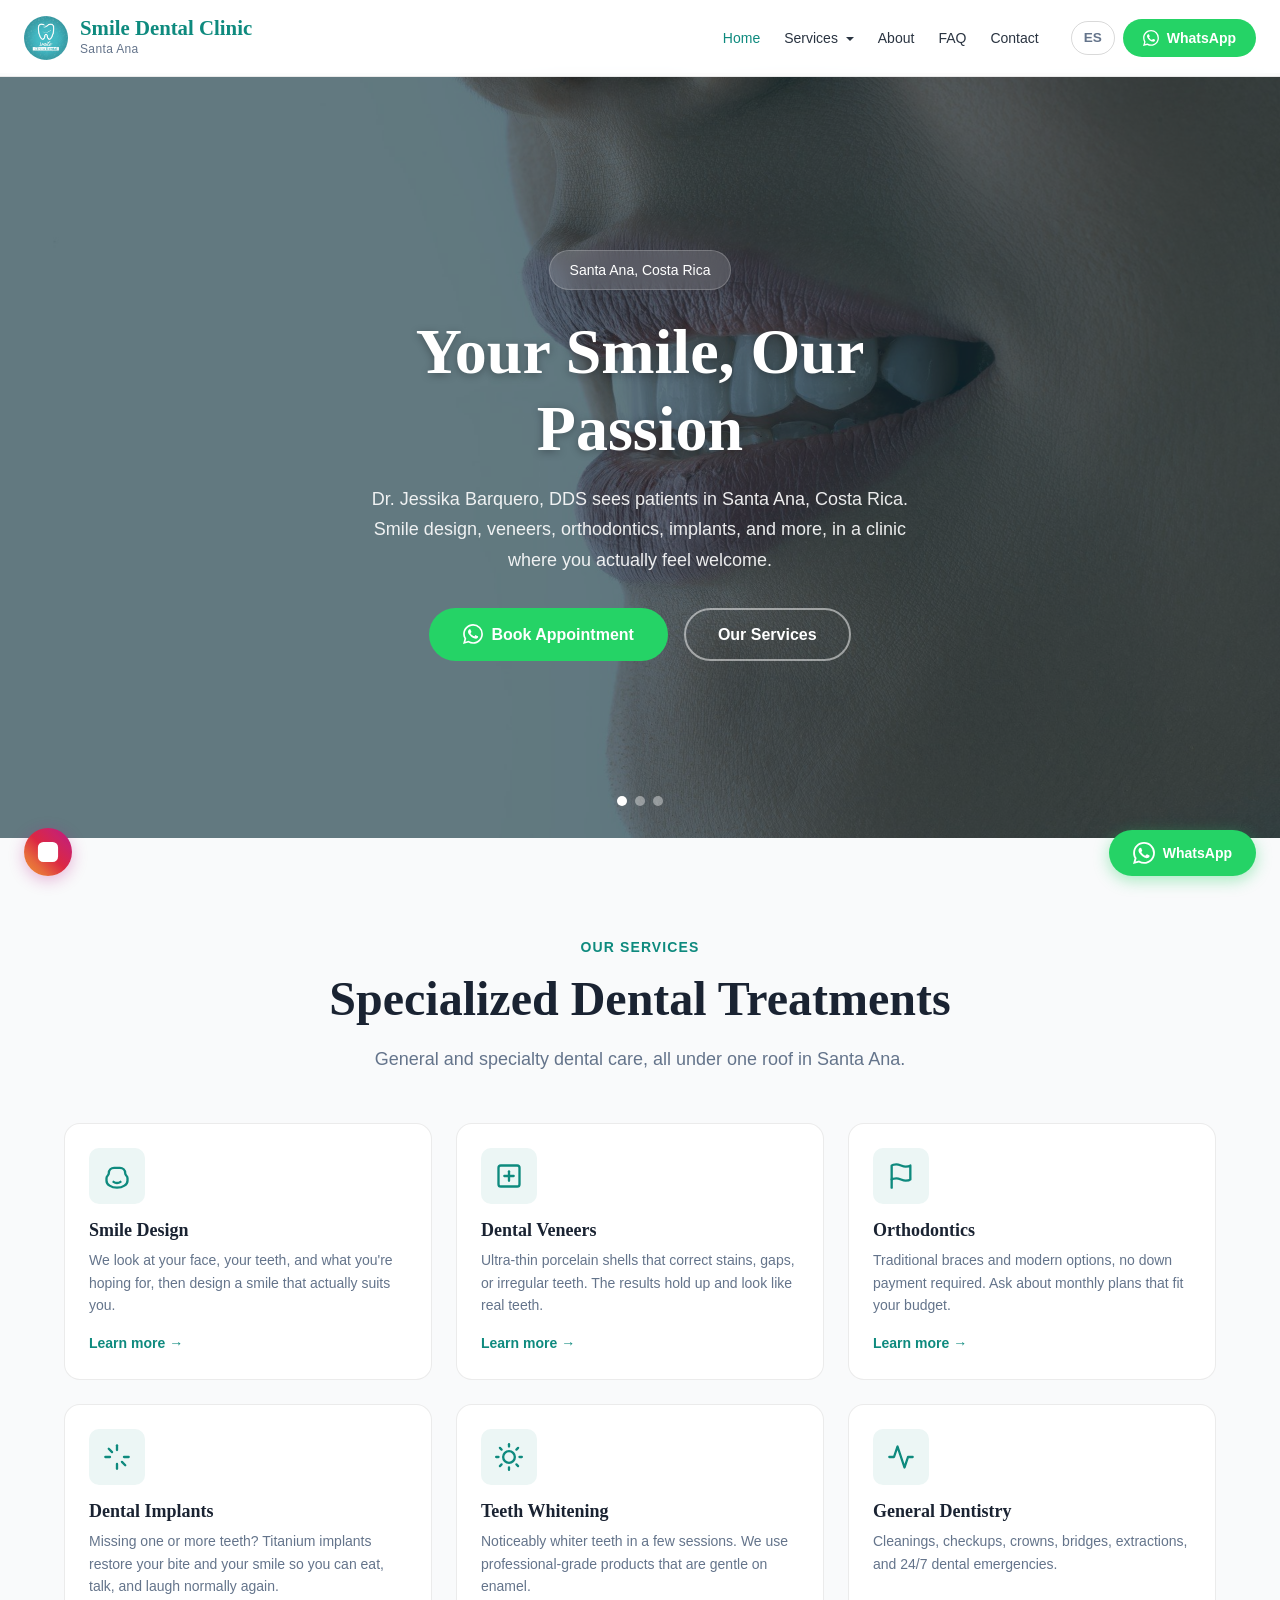
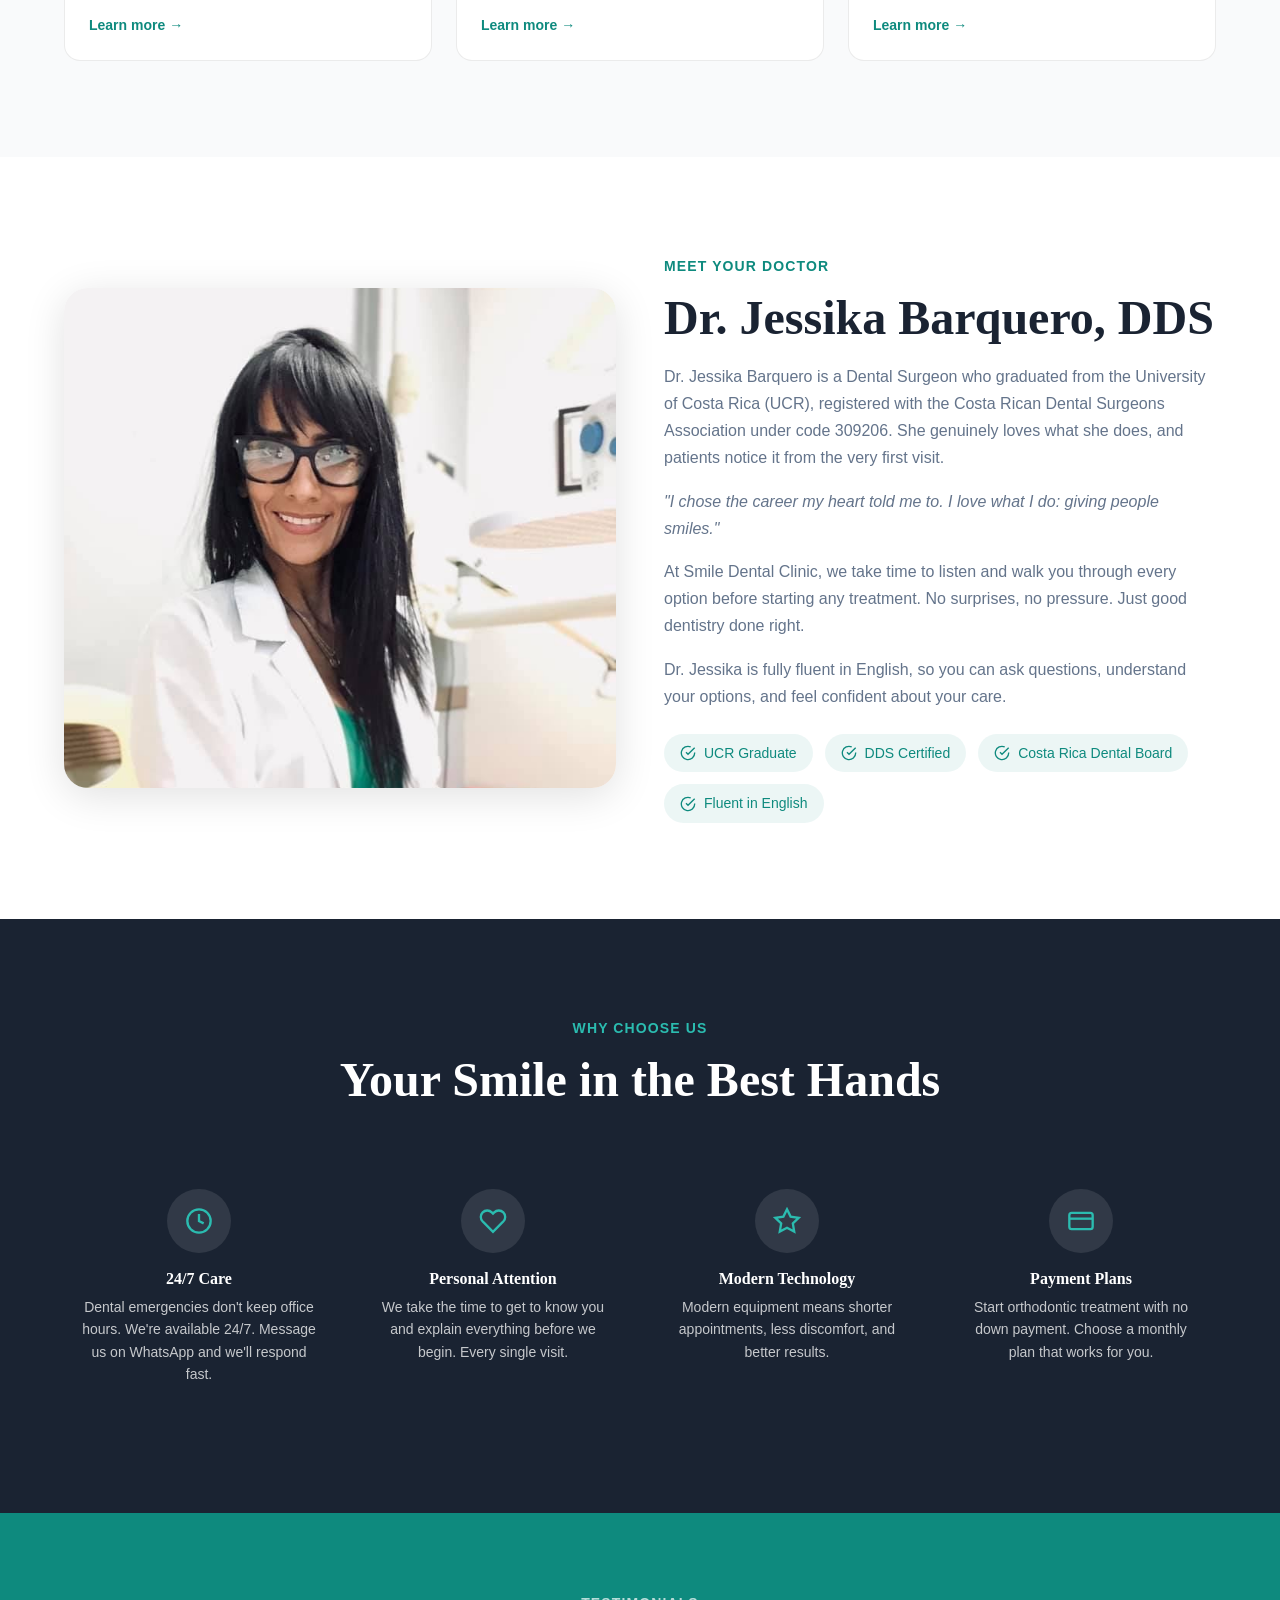
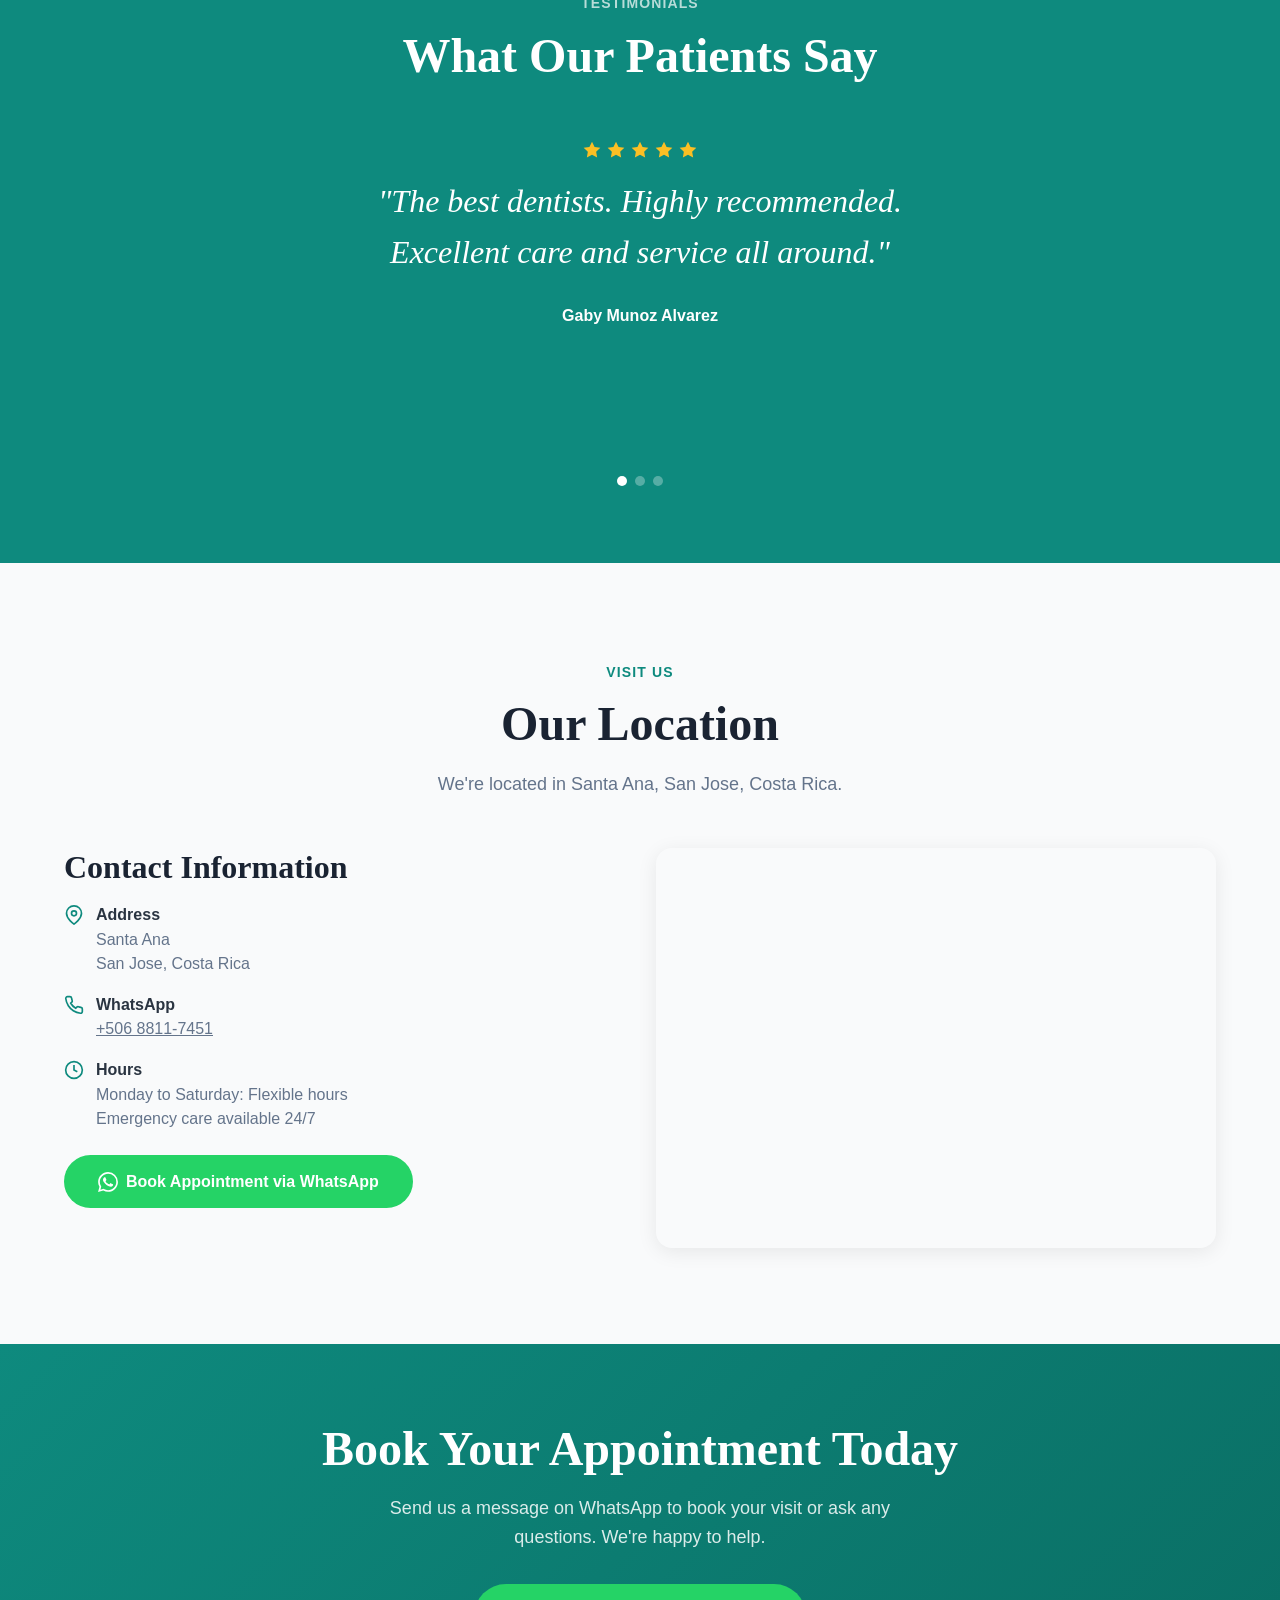
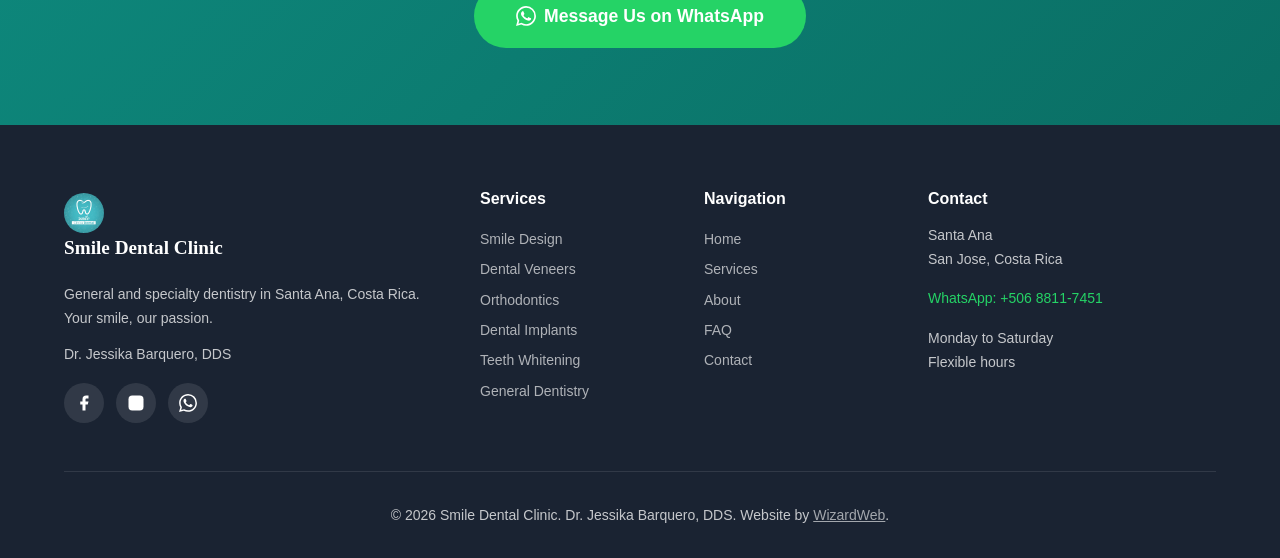
<file: en/index.html>
<!DOCTYPE html>
<html lang="en">
<head>
  <meta charset="UTF-8">
  <meta name="viewport" content="width=device-width, initial-scale=1.0">
  <title>Smile Dental Clinic | Dr. Jessika Barquero, DDS | Santa Ana, Costa Rica</title>
  <meta name="description" content="Smile Dental Clinic - General and specialty dentistry in Santa Ana, Costa Rica. Smile design, veneers, orthodontics, implants, and teeth whitening. Dr. Jessika Barquero, DDS.">
  <meta name="keywords" content="dentist Santa Ana, dental clinic Costa Rica, smile design, dental veneers, orthodontics, dental implants, teeth whitening, Dr Jessika Barquero, English speaking dentist Costa Rica">

  <!-- Open Graph -->
  <meta property="og:type" content="website">
  <meta property="og:title" content="Smile Dental Clinic | Dr. Jessika Barquero, DDS">
  <meta property="og:description" content="General and specialty dentistry in Santa Ana. Smile design, veneers, orthodontics, implants, and teeth whitening. English-friendly care.">
  <meta property="og:image" content="https://drajessika.com/assets/images/hero-new-1.jpg">
  <meta property="og:url" content="https://drajessika.com/en/">
  <meta property="og:site_name" content="Smile Dental Clinic">
  <meta property="og:locale" content="en_US">

  <!-- Twitter Card -->
  <meta name="twitter:card" content="summary_large_image">
  <meta name="twitter:title" content="Smile Dental Clinic | Dr. Jessika Barquero, DDS">
  <meta name="twitter:description" content="General and specialty dentistry in Santa Ana, Costa Rica. English-friendly care.">
  <meta name="twitter:image" content="https://drajessika.com/assets/images/hero-new-1.jpg">

  <link rel="canonical" href="https://drajessika.com/en/">
  <link rel="alternate" hreflang="es" href="https://drajessika.com/index.html">
  <link rel="alternate" hreflang="en" href="https://drajessika.com/en/index.html">
  <link rel="preconnect" href="https://api.fontshare.com" crossorigin>
  <link href="https://api.fontshare.com/v2/css?f[]=zodiak@400,500,700&f[]=satoshi@300,400,500,600,700&display=swap" rel="stylesheet" media="print" onload="this.media='all'">
  <noscript><link href="https://api.fontshare.com/v2/css?f[]=zodiak@400,500,700&f[]=satoshi@300,400,500,600,700&display=swap" rel="stylesheet"></noscript>
  <link rel="preload" as="image" href="../assets/images/hero-new-1.jpg">
  <link rel="stylesheet" href="../base.css">
  <link rel="stylesheet" href="../style.css">

  <!-- JSON-LD Structured Data -->
  <script type="application/ld+json">
  {
    "@context": "https://schema.org",
    "@type": "Dentist",
    "name": "Smile Dental Clinic",
    "description": "General and specialty dental clinic. Smile design, dental veneers, orthodontics, implants, and teeth whitening.",
    "url": "https://drajessika.com/en/",
    "telephone": "+50622827093",
    "image": "https://drajessika.com/assets/images/logo-square.jpg",
    "address": {
      "@type": "PostalAddress",
      "streetAddress": "Santa Ana",
      "addressLocality": "Santa Ana",
      "addressRegion": "San Jose",
      "addressCountry": "CR"
    },
    "geo": {
      "@type": "GeoCoordinates",
      "latitude": "9.9408",
      "longitude": "-84.1847"
    },
    "openingHoursSpecification": {
      "@type": "OpeningHoursSpecification",
      "dayOfWeek": ["Monday", "Tuesday", "Wednesday", "Thursday", "Friday", "Saturday"],
      "opens": "08:00",
      "closes": "18:00"
    },
    "priceRange": "$$",
    "medicalSpecialty": ["Dentistry", "Orthodontics", "CosmeticDentistry"],
    "employee": {
      "@type": "Dentist",
      "name": "Dr. Jessika Barquero",
      "jobTitle": "Dentist, DDS"
    }
  }
  </script>
</head>
<body>

  <!-- HEADER -->
  <header class="site-header" id="siteHeader" role="banner">
    <a href="index.html" class="header-logo" aria-label="Smile Dental Clinic - Home">
      <img src="../assets/images/logo-square.jpg" alt="Smile Dental Clinic logo" width="44" height="44">
      <div>
        <div class="logo-text">Smile Dental Clinic</div>
        <div class="logo-sub">Santa Ana</div>
      </div>
    </a>

    <button class="mobile-menu-btn" aria-label="Open navigation menu" aria-expanded="false" id="mobileMenuBtn">
      <span></span><span></span><span></span>
    </button>

    <nav class="header-nav" id="headerNav" aria-label="Main navigation">
      <ul class="nav-links" role="list">
        <li><a href="index.html" style="color: var(--color-primary);">Home</a></li>
        <li class="nav-dropdown">
          <a href="services.html" aria-haspopup="true" aria-expanded="false">Services <span class="nav-dropdown-arrow"></span></a>
          <ul class="nav-dropdown-menu" role="list">
            <li><a href="services.html#smile-design">Smile Design</a></li>
            <li><a href="services.html#veneers">Dental Veneers</a></li>
            <li><a href="services.html#orthodontics">Orthodontics</a></li>
            <li><a href="services.html#implants">Dental Implants</a></li>
            <li><a href="services.html#whitening">Teeth Whitening</a></li>
            <li><a href="services.html#general">General Dentistry</a></li>
          </ul>
        </li>
        <li><a href="about.html">About</a></li>
        <li><a href="faq.html">FAQ</a></li>
        <li><a href="contact.html">Contact</a></li>
      </ul>
      <div class="nav-buttons">
        <a href="../index.html" onclick="localStorage.setItem('smile_lang','es')" class="nav-lang" style="font-size: 0.85rem; font-weight: 600; color: var(--color-text-muted); text-decoration: none; padding: 0.35rem 0.75rem; border: 1px solid rgba(0,0,0,0.15); border-radius: 999px;">ES</a>
        <a href="https://wa.me/50688117451?text=Hi%2C%20I'd%20like%20to%20book%20an%20appointment" target="_blank" class="nav-cta nav-cta-whatsapp" aria-label="Contact via WhatsApp">
          <svg viewBox="0 0 24 24"><path d="M17.472 14.382c-.297-.149-1.758-.867-2.03-.967-.273-.099-.471-.148-.67.15-.197.297-.767.966-.94 1.164-.173.199-.347.223-.644.075-.297-.15-1.255-.463-2.39-1.475-.883-.788-1.48-1.761-1.653-2.059-.173-.297-.018-.458.13-.606.134-.133.298-.347.446-.52.149-.174.198-.298.298-.497.099-.198.05-.371-.025-.52-.075-.149-.669-1.612-.916-2.207-.242-.579-.487-.5-.669-.51-.173-.008-.371-.01-.57-.01-.198 0-.52.074-.792.372-.272.297-1.04 1.016-1.04 2.479 0 1.462 1.065 2.875 1.213 3.074.149.198 2.096 3.2 5.077 4.487.709.306 1.262.489 1.694.625.712.227 1.36.195 1.871.118.571-.085 1.758-.719 2.006-1.413.248-.694.248-1.289.173-1.413-.074-.124-.272-.198-.57-.347m-5.421 7.403h-.004a9.87 9.87 0 01-5.031-1.378l-.361-.214-3.741.982.998-3.648-.235-.374a9.86 9.86 0 01-1.51-5.26c.001-5.45 4.436-9.884 9.888-9.884 2.64 0 5.122 1.03 6.988 2.898a9.825 9.825 0 012.893 6.994c-.003 5.45-4.437 9.884-9.885 9.884m8.413-18.297A11.815 11.815 0 0012.05 0C5.495 0 .16 5.335.157 11.892c0 2.096.547 4.142 1.588 5.945L.057 24l6.305-1.654a11.882 11.882 0 005.683 1.448h.005c6.554 0 11.89-5.335 11.893-11.893a11.821 11.821 0 00-3.48-8.413z"/></svg>
          WhatsApp
        </a>
      </div>
    </nav>
  </header>

  <!-- HERO -->
  <section class="hero" aria-label="Welcome">
    <div class="hero-slide active">
      <img src="../assets/images/hero-new-1.jpg" alt="Beautiful smile - Smile Dental Clinic in Santa Ana" width="1920" height="1280" loading="eager" fetchpriority="high">
    </div>
    <div class="hero-slide">
      <img src="../assets/images/hero-new-2.jpg" alt="Radiant smile with dental veneers - Smile Dental Clinic" width="1920" height="1280" loading="lazy" decoding="async">
    </div>
    <div class="hero-slide">
      <img src="../assets/images/hero-clinic.jpg" alt="Modern dental clinic in Santa Ana, Costa Rica" width="2000" height="1333" loading="lazy" decoding="async">
    </div>
    <div class="hero-overlay"></div>
    <div class="hero-content">
      <span class="hero-badge">Santa Ana, Costa Rica</span>
      <h1 class="hero-title">Your Smile, Our Passion</h1>
      <p class="hero-subtitle">Dr. Jessika Barquero, DDS sees patients in Santa Ana, Costa Rica. Smile design, veneers, orthodontics, implants, and more, in a clinic where you actually feel welcome.</p>
      <div class="hero-buttons">
        <a href="https://wa.me/50688117451?text=Hi%2C%20I'd%20like%20to%20book%20an%20appointment" target="_blank" class="btn btn-whatsapp">
          <svg viewBox="0 0 24 24"><path d="M17.472 14.382c-.297-.149-1.758-.867-2.03-.967-.273-.099-.471-.148-.67.15-.197.297-.767.966-.94 1.164-.173.199-.347.223-.644.075-.297-.15-1.255-.463-2.39-1.475-.883-.788-1.48-1.761-1.653-2.059-.173-.297-.018-.458.13-.606.134-.133.298-.347.446-.52.149-.174.198-.298.298-.497.099-.198.05-.371-.025-.52-.075-.149-.669-1.612-.916-2.207-.242-.579-.487-.5-.669-.51-.173-.008-.371-.01-.57-.01-.198 0-.52.074-.792.372-.272.297-1.04 1.016-1.04 2.479 0 1.462 1.065 2.875 1.213 3.074.149.198 2.096 3.2 5.077 4.487.709.306 1.262.489 1.694.625.712.227 1.36.195 1.871.118.571-.085 1.758-.719 2.006-1.413.248-.694.248-1.289.173-1.413-.074-.124-.272-.198-.57-.347m-5.421 7.403h-.004a9.87 9.87 0 01-5.031-1.378l-.361-.214-3.741.982.998-3.648-.235-.374a9.86 9.86 0 01-1.51-5.26c.001-5.45 4.436-9.884 9.888-9.884 2.64 0 5.122 1.03 6.988 2.898a9.825 9.825 0 012.893 6.994c-.003 5.45-4.437 9.884-9.885 9.884m8.413-18.297A11.815 11.815 0 0012.05 0C5.495 0 .16 5.335.157 11.892c0 2.096.547 4.142 1.588 5.945L.057 24l6.305-1.654a11.882 11.882 0 005.683 1.448h.005c6.554 0 11.89-5.335 11.893-11.893a11.821 11.821 0 00-3.48-8.413z"/></svg>
          Book Appointment
        </a>
        <a href="services.html" class="btn btn-outline">Our Services</a>
      </div>
    </div>
    <div class="hero-dots">
      <button class="hero-dot active" aria-label="Slide 1"></button>
      <button class="hero-dot" aria-label="Slide 2"></button>
      <button class="hero-dot" aria-label="Slide 3"></button>
    </div>
  </section>

  <!-- SERVICES OVERVIEW -->
  <section class="section" aria-label="Our services">
    <div class="container">
      <div class="section-header">
        <span class="section-label">Our Services</span>
        <h2 class="section-title">Specialized Dental Treatments</h2>
        <p class="section-subtitle">General and specialty dental care, all under one roof in Santa Ana.</p>
      </div>
      <div class="services-grid">
        <!-- Smile Design -->
        <div class="service-card">
          <div class="service-card-content">
            <div class="service-card-icon">
              <svg viewBox="0 0 24 24" fill="none" stroke="currentColor" stroke-width="2" stroke-linecap="round" stroke-linejoin="round"><path d="M12 22c-4.97 0-9-2.69-9-6v-2c0-.83.34-1.61.94-2.19C4.54 11.22 5 10.38 5 9.5 5 7.01 7.01 5 9.5 5h5C16.99 5 19 7.01 19 9.5c0 .88.46 1.72 1.06 2.31.6.58.94 1.36.94 2.19v2c0 3.31-4.03 6-9 6z"/><path d="M9 17c.85.63 1.885 1 3 1s2.15-.37 3-1"/></svg>
            </div>
            <h3>Smile Design</h3>
            <p>We look at your face, your teeth, and what you're hoping for, then design a smile that actually suits you.</p>
            <a href="services.html#smile-design" class="service-card-link">Learn more &rarr;</a>
          </div>
        </div>
        <!-- Dental Veneers -->
        <div class="service-card">
          <div class="service-card-content">
            <div class="service-card-icon">
              <svg viewBox="0 0 24 24" fill="none" stroke="currentColor" stroke-width="2" stroke-linecap="round" stroke-linejoin="round"><rect x="3" y="3" width="18" height="18" rx="2" ry="2"/><path d="M12 8v8"/><path d="M8 12h8"/></svg>
            </div>
            <h3>Dental Veneers</h3>
            <p>Ultra-thin porcelain shells that correct stains, gaps, or irregular teeth. The results hold up and look like real teeth.</p>
            <a href="services.html#veneers" class="service-card-link">Learn more &rarr;</a>
          </div>
        </div>
        <!-- Orthodontics -->
        <div class="service-card">
          <div class="service-card-content">
            <div class="service-card-icon">
              <svg viewBox="0 0 24 24" fill="none" stroke="currentColor" stroke-width="2" stroke-linecap="round" stroke-linejoin="round"><path d="M4 15s1-1 4-1 5 2 8 2 4-1 4-1V3s-1 1-4 1-5-2-8-2-4 1-4 1z"/><line x1="4" y1="22" x2="4" y2="15"/></svg>
            </div>
            <h3>Orthodontics</h3>
            <p>Traditional braces and modern options, no down payment required. Ask about monthly plans that fit your budget.</p>
            <a href="services.html#orthodontics" class="service-card-link">Learn more &rarr;</a>
          </div>
        </div>
        <!-- Dental Implants -->
        <div class="service-card">
          <div class="service-card-content">
            <div class="service-card-icon">
              <svg viewBox="0 0 24 24" fill="none" stroke="currentColor" stroke-width="2" stroke-linecap="round" stroke-linejoin="round"><path d="M12 2v4"/><path d="M12 18v4"/><path d="M4.93 4.93l2.83 2.83"/><path d="M16.24 16.24l2.83 2.83"/><path d="M2 12h4"/><path d="M18 12h4"/></svg>
            </div>
            <h3>Dental Implants</h3>
            <p>Missing one or more teeth? Titanium implants restore your bite and your smile so you can eat, talk, and laugh normally again.</p>
            <a href="services.html#implants" class="service-card-link">Learn more &rarr;</a>
          </div>
        </div>
        <!-- Teeth Whitening -->
        <div class="service-card">
          <div class="service-card-content">
            <div class="service-card-icon">
              <svg viewBox="0 0 24 24" fill="none" stroke="currentColor" stroke-width="2" stroke-linecap="round" stroke-linejoin="round"><circle cx="12" cy="12" r="5"/><line x1="12" y1="1" x2="12" y2="3"/><line x1="12" y1="21" x2="12" y2="23"/><line x1="4.22" y1="4.22" x2="5.64" y2="5.64"/><line x1="18.36" y1="18.36" x2="19.78" y2="19.78"/><line x1="1" y1="12" x2="3" y2="12"/><line x1="21" y1="12" x2="23" y2="12"/><line x1="4.22" y1="19.78" x2="5.64" y2="18.36"/><line x1="18.36" y1="5.64" x2="19.78" y2="4.22"/></svg>
            </div>
            <h3>Teeth Whitening</h3>
            <p>Noticeably whiter teeth in a few sessions. We use professional-grade products that are gentle on enamel.</p>
            <a href="services.html#whitening" class="service-card-link">Learn more &rarr;</a>
          </div>
        </div>
        <!-- General Dentistry -->
        <div class="service-card">
          <div class="service-card-content">
            <div class="service-card-icon">
              <svg viewBox="0 0 24 24" fill="none" stroke="currentColor" stroke-width="2" stroke-linecap="round" stroke-linejoin="round"><path d="M22 12h-4l-3 9L9 3l-3 9H2"/></svg>
            </div>
            <h3>General Dentistry</h3>
            <p>Cleanings, checkups, crowns, bridges, extractions, and 24/7 dental emergencies.</p>
            <a href="services.html#general" class="service-card-link">Learn more &rarr;</a>
          </div>
        </div>
      </div>
    </div>
  </section>

  <!-- ABOUT DOCTOR -->
  <section class="section section-light" aria-label="Meet Your Doctor">
    <div class="container">
      <div class="about-grid">
        <div class="about-image">
          <img src="../assets/images/dra-jessika.jpg" alt="Dr. Jessika Barquero - Dentist at Smile Dental Clinic" width="600" height="750" loading="lazy" decoding="async" style="object-position: center 20%;">
        </div>
        <div class="about-content">
          <span class="section-label">Meet Your Doctor</span>
          <h2>Dr. Jessika Barquero, DDS</h2>
          <p>Dr. Jessika Barquero is a Dental Surgeon who graduated from the University of Costa Rica (UCR), registered with the Costa Rican Dental Surgeons Association under code 309206. She genuinely loves what she does, and patients notice it from the very first visit.</p>
          <p><em>"I chose the career my heart told me to. I love what I do: giving people smiles."</em></p>
          <p>At Smile Dental Clinic, we take time to listen and walk you through every option before starting any treatment. No surprises, no pressure. Just good dentistry done right.</p>
          <p>Dr. Jessika is fully fluent in English, so you can ask questions, understand your options, and feel confident about your care.</p>
          <div class="about-credentials">
            <span class="credential-badge">
              <svg width="16" height="16" viewBox="0 0 24 24" fill="none" stroke="currentColor" stroke-width="2"><path d="M22 11.08V12a10 10 0 1 1-5.93-9.14"/><polyline points="22 4 12 14.01 9 11.01"/></svg>
              UCR Graduate
            </span>
            <span class="credential-badge">
              <svg width="16" height="16" viewBox="0 0 24 24" fill="none" stroke="currentColor" stroke-width="2"><path d="M22 11.08V12a10 10 0 1 1-5.93-9.14"/><polyline points="22 4 12 14.01 9 11.01"/></svg>
              DDS Certified
            </span>
            <span class="credential-badge">
              <svg width="16" height="16" viewBox="0 0 24 24" fill="none" stroke="currentColor" stroke-width="2"><path d="M22 11.08V12a10 10 0 1 1-5.93-9.14"/><polyline points="22 4 12 14.01 9 11.01"/></svg>
              Costa Rica Dental Board
            </span>
            <span class="credential-badge">
              <svg width="16" height="16" viewBox="0 0 24 24" fill="none" stroke="currentColor" stroke-width="2"><path d="M22 11.08V12a10 10 0 1 1-5.93-9.14"/><polyline points="22 4 12 14.01 9 11.01"/></svg>
              Fluent in English
            </span>
          </div>
        </div>
      </div>
    </div>
  </section>

  <!-- WHY CHOOSE US -->
  <section class="section section-dark" aria-label="Why choose us">
    <div class="container">
      <div class="section-header">
        <span class="section-label">Why Choose Us</span>
        <h2 class="section-title">Your Smile in the Best Hands</h2>
      </div>
      <div class="features-grid">
        <div class="feature-item">
          <div class="feature-icon">
            <svg viewBox="0 0 24 24" fill="none" stroke="currentColor" stroke-width="2"><circle cx="12" cy="12" r="10"/><polyline points="12 6 12 12 16 14"/></svg>
          </div>
          <h3>24/7 Care</h3>
          <p>Dental emergencies don't keep office hours. We're available 24/7. Message us on WhatsApp and we'll respond fast.</p>
        </div>
        <div class="feature-item">
          <div class="feature-icon">
            <svg viewBox="0 0 24 24" fill="none" stroke="currentColor" stroke-width="2"><path d="M20.84 4.61a5.5 5.5 0 0 0-7.78 0L12 5.67l-1.06-1.06a5.5 5.5 0 0 0-7.78 7.78l1.06 1.06L12 21.23l7.78-7.78 1.06-1.06a5.5 5.5 0 0 0 0-7.78z"/></svg>
          </div>
          <h3>Personal Attention</h3>
          <p>We take the time to get to know you and explain everything before we begin. Every single visit.</p>
        </div>
        <div class="feature-item">
          <div class="feature-icon">
            <svg viewBox="0 0 24 24" fill="none" stroke="currentColor" stroke-width="2"><polygon points="12 2 15.09 8.26 22 9.27 17 14.14 18.18 21.02 12 17.77 5.82 21.02 7 14.14 2 9.27 8.91 8.26 12 2"/></svg>
          </div>
          <h3>Modern Technology</h3>
          <p>Modern equipment means shorter appointments, less discomfort, and better results.</p>
        </div>
        <div class="feature-item">
          <div class="feature-icon">
            <svg viewBox="0 0 24 24" fill="none" stroke="currentColor" stroke-width="2"><rect x="2" y="5" width="20" height="14" rx="2"/><line x1="2" y1="10" x2="22" y2="10"/></svg>
          </div>
          <h3>Payment Plans</h3>
          <p>Start orthodontic treatment with no down payment. Choose a monthly plan that works for you.</p>
        </div>
      </div>
    </div>
  </section>

  <!-- TESTIMONIALS -->
  <section class="testimonial-section" aria-label="Testimonials">
    <div class="container">
      <div class="section-header">
        <span class="section-label" style="color: rgba(255,255,255,0.7);">Testimonials</span>
        <h2 class="section-title" style="color: #fff;">What Our Patients Say</h2>
      </div>
      <div class="testimonial-slider" id="testimonialSlider">
        <div class="testimonial-slide active">
          <div class="testimonial-stars">
            <svg viewBox="0 0 24 24"><polygon points="12 2 15.09 8.26 22 9.27 17 14.14 18.18 21.02 12 17.77 5.82 21.02 7 14.14 2 9.27 8.91 8.26 12 2"/></svg>
            <svg viewBox="0 0 24 24"><polygon points="12 2 15.09 8.26 22 9.27 17 14.14 18.18 21.02 12 17.77 5.82 21.02 7 14.14 2 9.27 8.91 8.26 12 2"/></svg>
            <svg viewBox="0 0 24 24"><polygon points="12 2 15.09 8.26 22 9.27 17 14.14 18.18 21.02 12 17.77 5.82 21.02 7 14.14 2 9.27 8.91 8.26 12 2"/></svg>
            <svg viewBox="0 0 24 24"><polygon points="12 2 15.09 8.26 22 9.27 17 14.14 18.18 21.02 12 17.77 5.82 21.02 7 14.14 2 9.27 8.91 8.26 12 2"/></svg>
            <svg viewBox="0 0 24 24"><polygon points="12 2 15.09 8.26 22 9.27 17 14.14 18.18 21.02 12 17.77 5.82 21.02 7 14.14 2 9.27 8.91 8.26 12 2"/></svg>
          </div>
          <p class="testimonial-quote">"The best dentists. Highly recommended. Excellent care and service all around."</p>
          <p class="testimonial-author">Gaby Munoz Alvarez</p>
        </div>
        <div class="testimonial-slide">
          <div class="testimonial-stars">
            <svg viewBox="0 0 24 24"><polygon points="12 2 15.09 8.26 22 9.27 17 14.14 18.18 21.02 12 17.77 5.82 21.02 7 14.14 2 9.27 8.91 8.26 12 2"/></svg>
            <svg viewBox="0 0 24 24"><polygon points="12 2 15.09 8.26 22 9.27 17 14.14 18.18 21.02 12 17.77 5.82 21.02 7 14.14 2 9.27 8.91 8.26 12 2"/></svg>
            <svg viewBox="0 0 24 24"><polygon points="12 2 15.09 8.26 22 9.27 17 14.14 18.18 21.02 12 17.77 5.82 21.02 7 14.14 2 9.27 8.91 8.26 12 2"/></svg>
            <svg viewBox="0 0 24 24"><polygon points="12 2 15.09 8.26 22 9.27 17 14.14 18.18 21.02 12 17.77 5.82 21.02 7 14.14 2 9.27 8.91 8.26 12 2"/></svg>
            <svg viewBox="0 0 24 24"><polygon points="12 2 15.09 8.26 22 9.27 17 14.14 18.18 21.02 12 17.77 5.82 21.02 7 14.14 2 9.27 8.91 8.26 12 2"/></svg>
          </div>
          <p class="testimonial-quote">"A fantastic experience. The smile design completely changed how I feel about my teeth. So glad I found this clinic."</p>
          <p class="testimonial-author">Laura Castro</p>
        </div>
        <div class="testimonial-slide">
          <div class="testimonial-stars">
            <svg viewBox="0 0 24 24"><polygon points="12 2 15.09 8.26 22 9.27 17 14.14 18.18 21.02 12 17.77 5.82 21.02 7 14.14 2 9.27 8.91 8.26 12 2"/></svg>
            <svg viewBox="0 0 24 24"><polygon points="12 2 15.09 8.26 22 9.27 17 14.14 18.18 21.02 12 17.77 5.82 21.02 7 14.14 2 9.27 8.91 8.26 12 2"/></svg>
            <svg viewBox="0 0 24 24"><polygon points="12 2 15.09 8.26 22 9.27 17 14.14 18.18 21.02 12 17.77 5.82 21.02 7 14.14 2 9.27 8.91 8.26 12 2"/></svg>
            <svg viewBox="0 0 24 24"><polygon points="12 2 15.09 8.26 22 9.27 17 14.14 18.18 21.02 12 17.77 5.82 21.02 7 14.14 2 9.27 8.91 8.26 12 2"/></svg>
            <svg viewBox="0 0 24 24"><polygon points="12 2 15.09 8.26 22 9.27 17 14.14 18.18 21.02 12 17.77 5.82 21.02 7 14.14 2 9.27 8.91 8.26 12 2"/></svg>
          </div>
          <p class="testimonial-quote">"Very professional from start to finish. They explained everything clearly, and the result was even better than I pictured. Couldn't be happier."</p>
          <p class="testimonial-author">Maria Jose R.</p>
        </div>
      </div>
      <div class="testimonial-dots" id="testimonialDots">
        <button class="testimonial-dot active" aria-label="Testimonial 1"></button>
        <button class="testimonial-dot" aria-label="Testimonial 2"></button>
        <button class="testimonial-dot" aria-label="Testimonial 3"></button>
      </div>
    </div>
  </section>

  <!-- LOCATION -->
  <section class="section" aria-label="Location">
    <div class="container">
      <div class="section-header">
        <span class="section-label">Visit Us</span>
        <h2 class="section-title">Our Location</h2>
        <p class="section-subtitle">We're located in Santa Ana, San Jose, Costa Rica.</p>
      </div>
      <div class="location-grid">
        <div class="location-info">
          <h3>Contact Information</h3>
          <div class="location-detail">
            <svg viewBox="0 0 24 24" fill="none" stroke="currentColor" stroke-width="2"><path d="M21 10c0 7-9 13-9 13s-9-6-9-13a9 9 0 0 1 18 0z"/><circle cx="12" cy="10" r="3"/></svg>
            <div>
              <strong>Address</strong>
              <p>Santa Ana<br>San Jose, Costa Rica</p>
            </div>
          </div>
          <div class="location-detail">
            <svg viewBox="0 0 24 24" fill="none" stroke="currentColor" stroke-width="2"><path d="M22 16.92v3a2 2 0 0 1-2.18 2 19.79 19.79 0 0 1-8.63-3.07 19.5 19.5 0 0 1-6-6 19.79 19.79 0 0 1-3.07-8.67A2 2 0 0 1 4.11 2h3a2 2 0 0 1 2 1.72 12.84 12.84 0 0 0 .7 2.81 2 2 0 0 1-.45 2.11L8.09 9.91a16 16 0 0 0 6 6l1.27-1.27a2 2 0 0 1 2.11-.45 12.84 12.84 0 0 0 2.81.7A2 2 0 0 1 22 16.92z"/></svg>
            <div>
              <strong>WhatsApp</strong>
              <p><a href="https://wa.me/50688117451?text=Hi%2C%20I'd%20like%20to%20book%20an%20appointment" target="_blank">+506 8811-7451</a></p>
            </div>
          </div>
          <div class="location-detail">
            <svg viewBox="0 0 24 24" fill="none" stroke="currentColor" stroke-width="2"><circle cx="12" cy="12" r="10"/><polyline points="12 6 12 12 16 14"/></svg>
            <div>
              <strong>Hours</strong>
              <p>Monday to Saturday: Flexible hours<br>Emergency care available 24/7</p>
            </div>
          </div>
          <div style="margin-top: var(--space-6);">
            <a href="https://wa.me/50688117451?text=Hi%2C%20I'd%20like%20to%20book%20an%20appointment" target="_blank" class="btn btn-whatsapp">
              <svg viewBox="0 0 24 24"><path d="M17.472 14.382c-.297-.149-1.758-.867-2.03-.967-.273-.099-.471-.148-.67.15-.197.297-.767.966-.94 1.164-.173.199-.347.223-.644.075-.297-.15-1.255-.463-2.39-1.475-.883-.788-1.48-1.761-1.653-2.059-.173-.297-.018-.458.13-.606.134-.133.298-.347.446-.52.149-.174.198-.298.298-.497.099-.198.05-.371-.025-.52-.075-.149-.669-1.612-.916-2.207-.242-.579-.487-.5-.669-.51-.173-.008-.371-.01-.57-.01-.198 0-.52.074-.792.372-.272.297-1.04 1.016-1.04 2.479 0 1.462 1.065 2.875 1.213 3.074.149.198 2.096 3.2 5.077 4.487.709.306 1.262.489 1.694.625.712.227 1.36.195 1.871.118.571-.085 1.758-.719 2.006-1.413.248-.694.248-1.289.173-1.413-.074-.124-.272-.198-.57-.347m-5.421 7.403h-.004a9.87 9.87 0 01-5.031-1.378l-.361-.214-3.741.982.998-3.648-.235-.374a9.86 9.86 0 01-1.51-5.26c.001-5.45 4.436-9.884 9.888-9.884 2.64 0 5.122 1.03 6.988 2.898a9.825 9.825 0 012.893 6.994c-.003 5.45-4.437 9.884-9.885 9.884m8.413-18.297A11.815 11.815 0 0012.05 0C5.495 0 .16 5.335.157 11.892c0 2.096.547 4.142 1.588 5.945L.057 24l6.305-1.654a11.882 11.882 0 005.683 1.448h.005c6.554 0 11.89-5.335 11.893-11.893a11.821 11.821 0 00-3.48-8.413z"/></svg>
              Book Appointment via WhatsApp
            </a>
          </div>
        </div>
        <div class="location-map">
          <iframe src="https://www.google.com/maps/embed?pb=!1m18!1m12!1m3!1d1965!2d-84.1837!3d9.9338!2m3!1f0!2f0!3f0!3m2!1i1024!2i768!4f13.1!3m3!1m2!1s0x0%3A0xf9a3633d0ea64225!2sSmile%20Dental%20Dra.%20Jessika%20Barquero!5e0!3m2!1sen!2scr" allowfullscreen="" loading="lazy" title="Smile Dental Clinic location on Google Maps"></iframe>
        </div>
      </div>
    </div>
  </section>

  <!-- CTA BANNER -->
  <section class="cta-banner" aria-label="Call to action">
    <div class="container">
      <h2>Book Your Appointment Today</h2>
      <p>Send us a message on WhatsApp to book your visit or ask any questions. We're happy to help.</p>
      <a href="https://wa.me/50688117451?text=Hi%2C%20I'd%20like%20to%20book%20an%20appointment" target="_blank" class="btn btn-whatsapp" style="font-size: 1.1rem; padding: var(--space-4) var(--space-10);">
        <svg viewBox="0 0 24 24"><path d="M17.472 14.382c-.297-.149-1.758-.867-2.03-.967-.273-.099-.471-.148-.67.15-.197.297-.767.966-.94 1.164-.173.199-.347.223-.644.075-.297-.15-1.255-.463-2.39-1.475-.883-.788-1.48-1.761-1.653-2.059-.173-.297-.018-.458.13-.606.134-.133.298-.347.446-.52.149-.174.198-.298.298-.497.099-.198.05-.371-.025-.52-.075-.149-.669-1.612-.916-2.207-.242-.579-.487-.5-.669-.51-.173-.008-.371-.01-.57-.01-.198 0-.52.074-.792.372-.272.297-1.04 1.016-1.04 2.479 0 1.462 1.065 2.875 1.213 3.074.149.198 2.096 3.2 5.077 4.487.709.306 1.262.489 1.694.625.712.227 1.36.195 1.871.118.571-.085 1.758-.719 2.006-1.413.248-.694.248-1.289.173-1.413-.074-.124-.272-.198-.57-.347m-5.421 7.403h-.004a9.87 9.87 0 01-5.031-1.378l-.361-.214-3.741.982.998-3.648-.235-.374a9.86 9.86 0 01-1.51-5.26c.001-5.45 4.436-9.884 9.888-9.884 2.64 0 5.122 1.03 6.988 2.898a9.825 9.825 0 012.893 6.994c-.003 5.45-4.437 9.884-9.885 9.884m8.413-18.297A11.815 11.815 0 0012.05 0C5.495 0 .16 5.335.157 11.892c0 2.096.547 4.142 1.588 5.945L.057 24l6.305-1.654a11.882 11.882 0 005.683 1.448h.005c6.554 0 11.89-5.335 11.893-11.893a11.821 11.821 0 00-3.48-8.413z"/></svg>
        Message Us on WhatsApp
      </a>
    </div>
  </section>

  <!-- FOOTER -->
  <footer class="site-footer" role="contentinfo">
    <div class="container">
      <div class="footer-grid">
        <div class="footer-col">
          <a href="index.html" class="footer-brand-logo">
            <img src="../assets/images/logo-square.jpg" alt="Smile Dental Clinic" width="40" height="40">
            <span>Smile Dental Clinic</span>
          </a>
          <p>General and specialty dentistry in Santa Ana, Costa Rica. Your smile, our passion.</p>
          <p>Dr. Jessika Barquero, DDS</p>
          <div class="footer-social">
            <a href="https://www.facebook.com/costaricaclinica/" target="_blank" aria-label="Facebook">
              <svg viewBox="0 0 24 24"><path d="M18 2h-3a5 5 0 0 0-5 5v3H7v4h3v8h4v-8h3l1-4h-4V7a1 1 0 0 1 1-1h3z"/></svg>
            </a>
            <a href="https://www.instagram.com/drajessikabarquero/" target="_blank" aria-label="Instagram">
              <svg viewBox="0 0 24 24"><rect x="2" y="2" width="20" height="20" rx="5" ry="5"/><path d="M16 11.37A4 4 0 1 1 12.63 8 4 4 0 0 1 16 11.37z"/><line x1="17.5" y1="6.5" x2="17.51" y2="6.5"/></svg>
            </a>
            <a href="https://wa.me/50688117451" target="_blank" aria-label="WhatsApp">
              <svg viewBox="0 0 24 24"><path d="M17.472 14.382c-.297-.149-1.758-.867-2.03-.967-.273-.099-.471-.148-.67.15-.197.297-.767.966-.94 1.164-.173.199-.347.223-.644.075-.297-.15-1.255-.463-2.39-1.475-.883-.788-1.48-1.761-1.653-2.059-.173-.297-.018-.458.13-.606.134-.133.298-.347.446-.52.149-.174.198-.298.298-.497.099-.198.05-.371-.025-.52-.075-.149-.669-1.612-.916-2.207-.242-.579-.487-.5-.669-.51-.173-.008-.371-.01-.57-.01-.198 0-.52.074-.792.372-.272.297-1.04 1.016-1.04 2.479 0 1.462 1.065 2.875 1.213 3.074.149.198 2.096 3.2 5.077 4.487.709.306 1.262.489 1.694.625.712.227 1.36.195 1.871.118.571-.085 1.758-.719 2.006-1.413.248-.694.248-1.289.173-1.413-.074-.124-.272-.198-.57-.347m-5.421 7.403h-.004a9.87 9.87 0 01-5.031-1.378l-.361-.214-3.741.982.998-3.648-.235-.374a9.86 9.86 0 01-1.51-5.26c.001-5.45 4.436-9.884 9.888-9.884 2.64 0 5.122 1.03 6.988 2.898a9.825 9.825 0 012.893 6.994c-.003 5.45-4.437 9.884-9.885 9.884m8.413-18.297A11.815 11.815 0 0012.05 0C5.495 0 .16 5.335.157 11.892c0 2.096.547 4.142 1.588 5.945L.057 24l6.305-1.654a11.882 11.882 0 005.683 1.448h.005c6.554 0 11.89-5.335 11.893-11.893a11.821 11.821 0 00-3.48-8.413z"/></svg>
            </a>
          </div>
        </div>
        <div class="footer-col">
          <h4>Services</h4>
          <a href="services.html#smile-design">Smile Design</a>
          <a href="services.html#veneers">Dental Veneers</a>
          <a href="services.html#orthodontics">Orthodontics</a>
          <a href="services.html#implants">Dental Implants</a>
          <a href="services.html#whitening">Teeth Whitening</a>
          <a href="services.html#general">General Dentistry</a>
        </div>
        <div class="footer-col">
          <h4>Navigation</h4>
          <a href="index.html">Home</a>
          <a href="services.html">Services</a>
          <a href="about.html">About</a>
          <a href="faq.html">FAQ</a>
          <a href="contact.html">Contact</a>
        </div>
        <div class="footer-col">
          <h4>Contact</h4>
          <p>Santa Ana<br>San Jose, Costa Rica</p>
          <p><a href="https://wa.me/50688117451" target="_blank" style="color: #25D366;">WhatsApp: +506 8811-7451</a></p>
          <p>Monday to Saturday<br>Flexible hours</p>
        </div>
      </div>
      <div class="footer-bottom">
        <p>&copy; <script>document.write(new Date().getFullYear())</script> Smile Dental Clinic. Dr. Jessika Barquero, DDS. Website by <a href="https://wizardweb.ca" target="_blank" style="color: rgba(255,255,255,0.6); text-decoration: underline;">WizardWeb</a>.</p>
      </div>
    </div>
  </footer>

  <!-- FLOATING WHATSAPP BUTTON -->
  <a href="https://wa.me/50688117451?text=Hi%2C%20I'd%20like%20to%20book%20an%20appointment" target="_blank" class="whatsapp-float" aria-label="Contact via WhatsApp">
    <svg viewBox="0 0 24 24"><path d="M17.472 14.382c-.297-.149-1.758-.867-2.03-.967-.273-.099-.471-.148-.67.15-.197.297-.767.966-.94 1.164-.173.199-.347.223-.644.075-.297-.15-1.255-.463-2.39-1.475-.883-.788-1.48-1.761-1.653-2.059-.173-.297-.018-.458.13-.606.134-.133.298-.347.446-.52.149-.174.198-.298.298-.497.099-.198.05-.371-.025-.52-.075-.149-.669-1.612-.916-2.207-.242-.579-.487-.5-.669-.51-.173-.008-.371-.01-.57-.01-.198 0-.52.074-.792.372-.272.297-1.04 1.016-1.04 2.479 0 1.462 1.065 2.875 1.213 3.074.149.198 2.096 3.2 5.077 4.487.709.306 1.262.489 1.694.625.712.227 1.36.195 1.871.118.571-.085 1.758-.719 2.006-1.413.248-.694.248-1.289.173-1.413-.074-.124-.272-.198-.57-.347m-5.421 7.403h-.004a9.87 9.87 0 01-5.031-1.378l-.361-.214-3.741.982.998-3.648-.235-.374a9.86 9.86 0 01-1.51-5.26c.001-5.45 4.436-9.884 9.888-9.884 2.64 0 5.122 1.03 6.988 2.898a9.825 9.825 0 012.893 6.994c-.003 5.45-4.437 9.884-9.885 9.884m8.413-18.297A11.815 11.815 0 0012.05 0C5.495 0 .16 5.335.157 11.892c0 2.096.547 4.142 1.588 5.945L.057 24l6.305-1.654a11.882 11.882 0 005.683 1.448h.005c6.554 0 11.89-5.335 11.893-11.893a11.821 11.821 0 00-3.48-8.413z"/></svg>
    <span>WhatsApp</span>
  </a>

  <!-- FLOATING INSTAGRAM BUTTON -->
  <a href="https://www.instagram.com/drajessikabarquero/" target="_blank" class="ig-float" aria-label="Follow on Instagram">
    <svg viewBox="0 0 24 24" fill="none" stroke="#fff" stroke-width="2" stroke-linecap="round" stroke-linejoin="round"><rect x="2" y="2" width="20" height="20" rx="5" ry="5"/><path d="M16 11.37A4 4 0 1 1 12.63 8 4 4 0 0 1 16 11.37z"/><line x1="17.5" y1="6.5" x2="17.51" y2="6.5"/></svg>
  </a>

  <!-- SCRIPTS -->
  <script>
    // Header scroll effect
    window.addEventListener('scroll', function() {
      var header = document.getElementById('siteHeader');
      if (window.scrollY > 50) { header.classList.add('scrolled'); }
      else { header.classList.remove('scrolled'); }
    });

    // Mobile nav toggle
    var mobileBtn = document.getElementById('mobileMenuBtn');
    var headerNav = document.getElementById('headerNav');
    if (mobileBtn && headerNav) {
      mobileBtn.addEventListener('click', function() {
        headerNav.classList.toggle('open');
        mobileBtn.classList.toggle('active');
        mobileBtn.setAttribute('aria-expanded', headerNav.classList.contains('open'));
      });
      headerNav.querySelectorAll('a').forEach(function(link) {
        link.addEventListener('click', function(e) {
          var dd = this.closest('.nav-dropdown');
          if (dd && this === dd.querySelector(':scope > a') && window.innerWidth <= 1100) {
            e.preventDefault();
            dd.classList.toggle('open');
            return;
          }
          headerNav.classList.remove('open');
          mobileBtn.classList.remove('active');
          mobileBtn.setAttribute('aria-expanded', 'false');
        });
      });
    }

    // Desktop dropdown click
    document.querySelectorAll('.nav-dropdown').forEach(function(dd) {
      var ddLink = dd.querySelector(':scope > a');
      if (ddLink) {
        ddLink.addEventListener('click', function(e) {
          if (window.innerWidth > 1100) {
            e.preventDefault();
            dd.classList.toggle('open');
            document.querySelectorAll('.nav-dropdown').forEach(function(other) {
              if (other !== dd) other.classList.remove('open');
            });
          }
        });
      }
    });
    document.addEventListener('click', function(e) {
      if (!e.target.closest('.nav-dropdown')) {
        document.querySelectorAll('.nav-dropdown').forEach(function(dd) { dd.classList.remove('open'); });
      }
    });

    // Hero slider
    var heroSlides = document.querySelectorAll('.hero-slide');
    var heroDots = document.querySelectorAll('.hero-dot');
    var currentHero = 0;
    var heroInterval;
    function goToHero(index) {
      heroSlides[currentHero].classList.remove('active');
      if (heroDots[currentHero]) heroDots[currentHero].classList.remove('active');
      currentHero = index;
      heroSlides[currentHero].classList.add('active');
      if (heroDots[currentHero]) heroDots[currentHero].classList.add('active');
    }
    function nextHero() { goToHero((currentHero + 1) % heroSlides.length); }
    if (heroSlides.length > 1) {
      heroInterval = setInterval(nextHero, 6000);
      heroDots.forEach(function(dot, i) {
        dot.addEventListener('click', function() { goToHero(i); clearInterval(heroInterval); heroInterval = setInterval(nextHero, 6000); });
      });
      var heroSection = document.querySelector('.hero');
      if (heroSection) {
        heroSection.addEventListener('mouseenter', function() { clearInterval(heroInterval); });
        heroSection.addEventListener('mouseleave', function() { heroInterval = setInterval(nextHero, 6000); });
      }
    }

    // Testimonial slider
    var testSlides = document.querySelectorAll('.testimonial-slide');
    var testDots = document.querySelectorAll('.testimonial-dot');
    var currentTest = 0;
    var testInterval;
    function goToTest(index) {
      testSlides[currentTest].classList.remove('active');
      if (testDots[currentTest]) testDots[currentTest].classList.remove('active');
      currentTest = index;
      testSlides[currentTest].classList.add('active');
      if (testDots[currentTest]) testDots[currentTest].classList.add('active');
    }
    function nextTest() { goToTest((currentTest + 1) % testSlides.length); }
    if (testSlides.length > 1) {
      testInterval = setInterval(nextTest, 8000);
      testDots.forEach(function(dot, i) {
        dot.addEventListener('click', function() { goToTest(i); clearInterval(testInterval); testInterval = setInterval(nextTest, 8000); });
      });
    }
  </script>

</body>
</html>
</file>
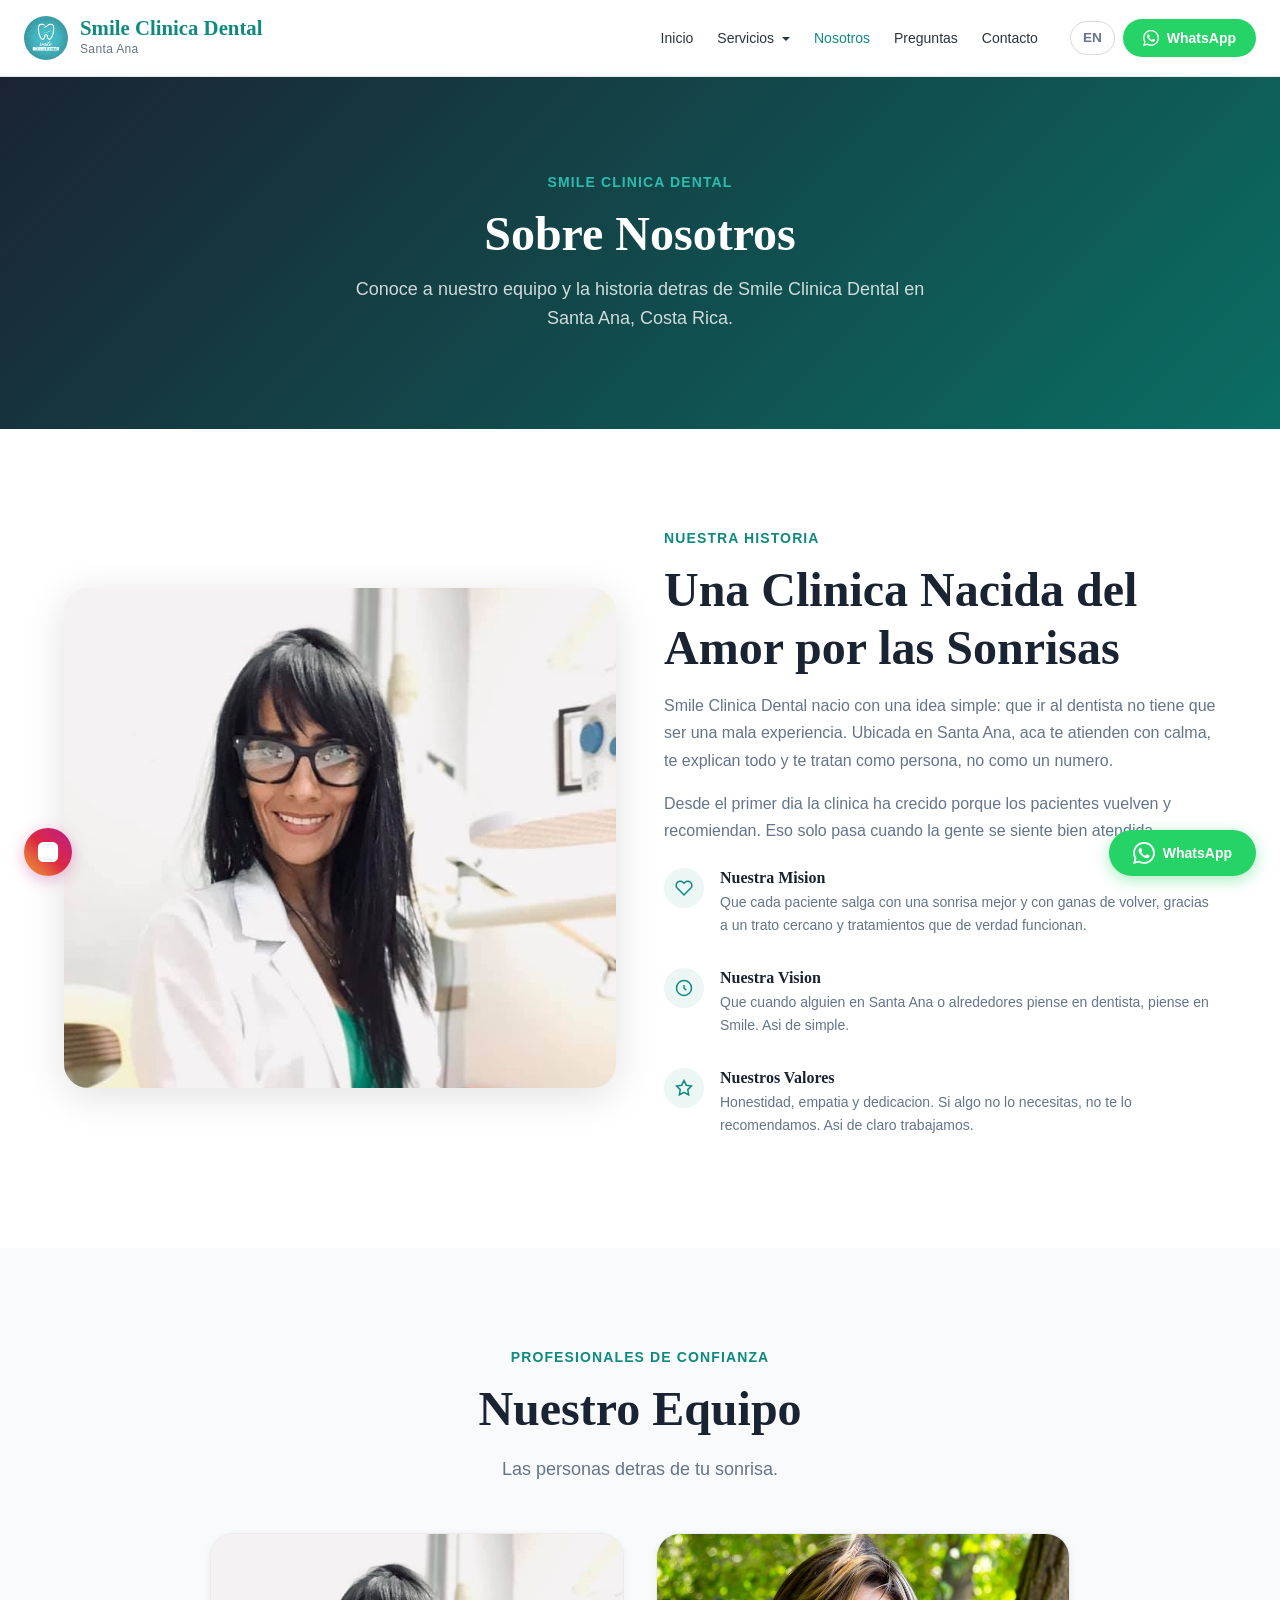
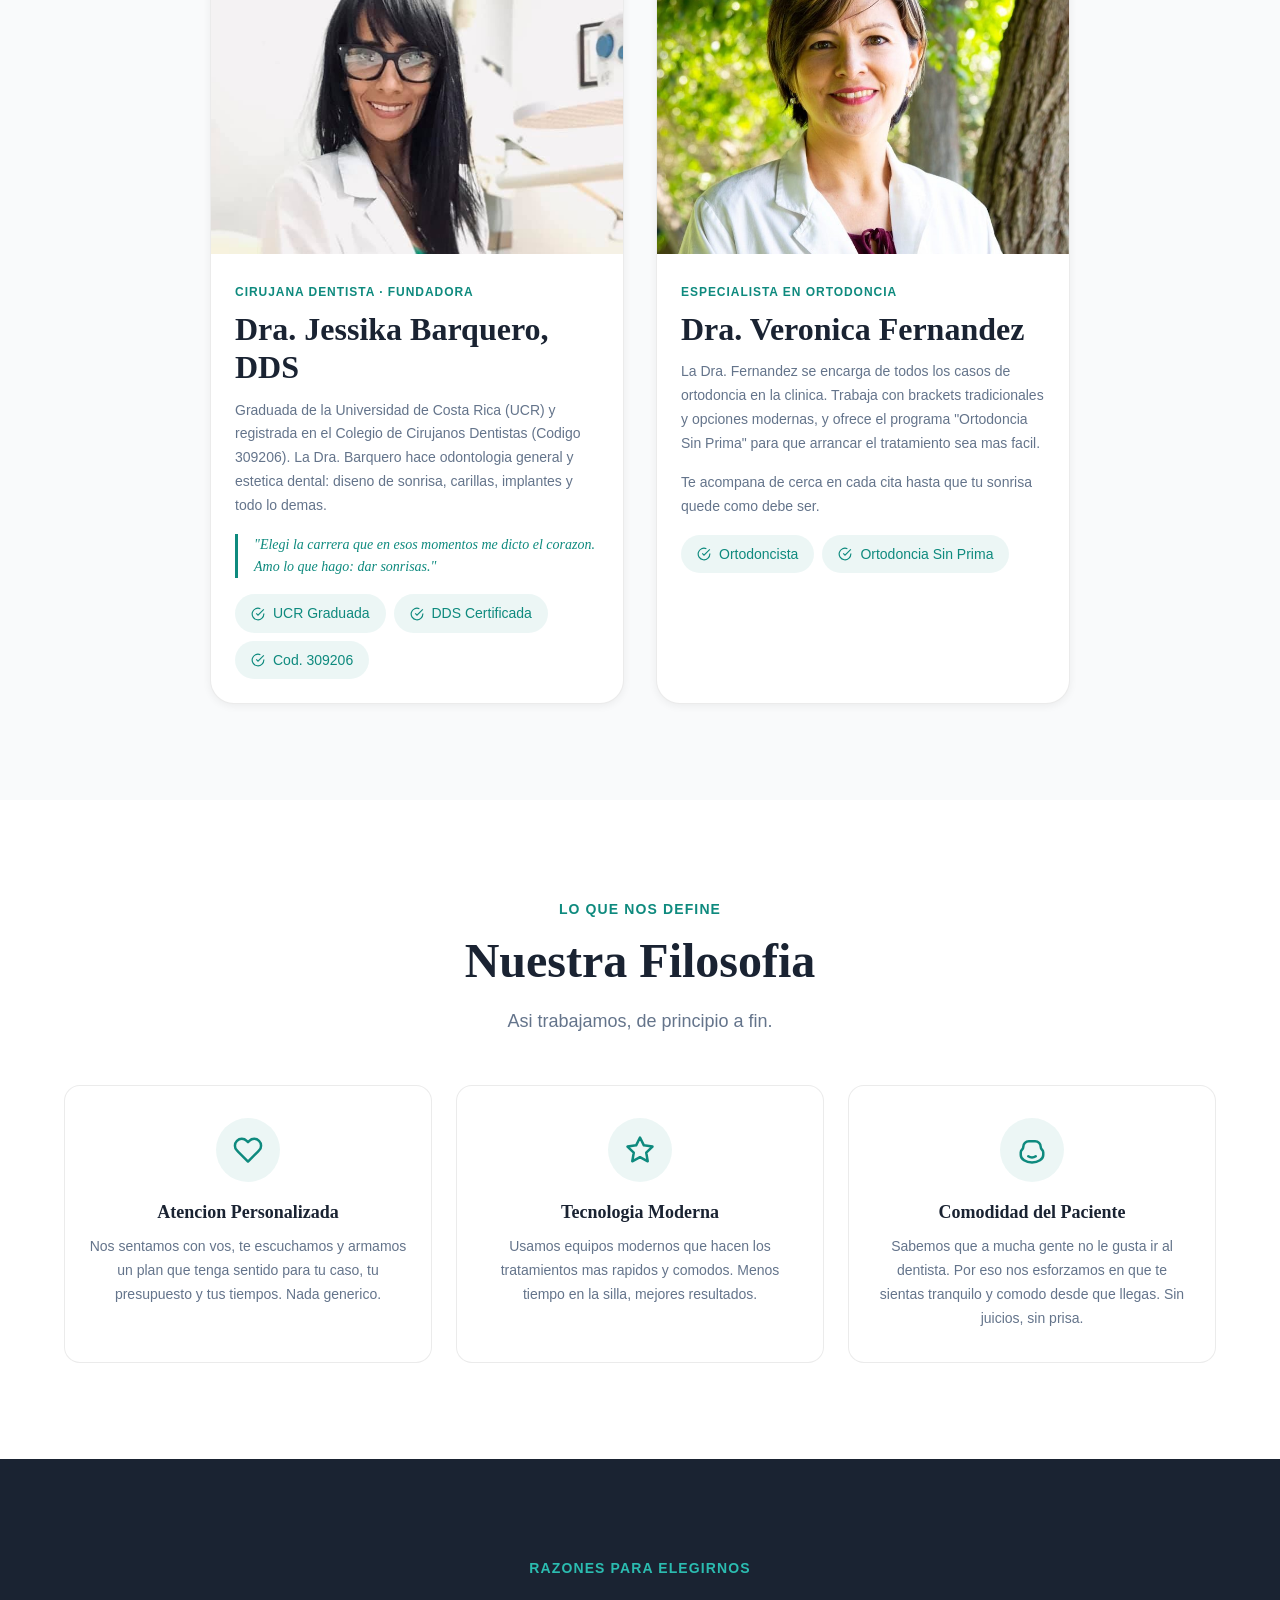
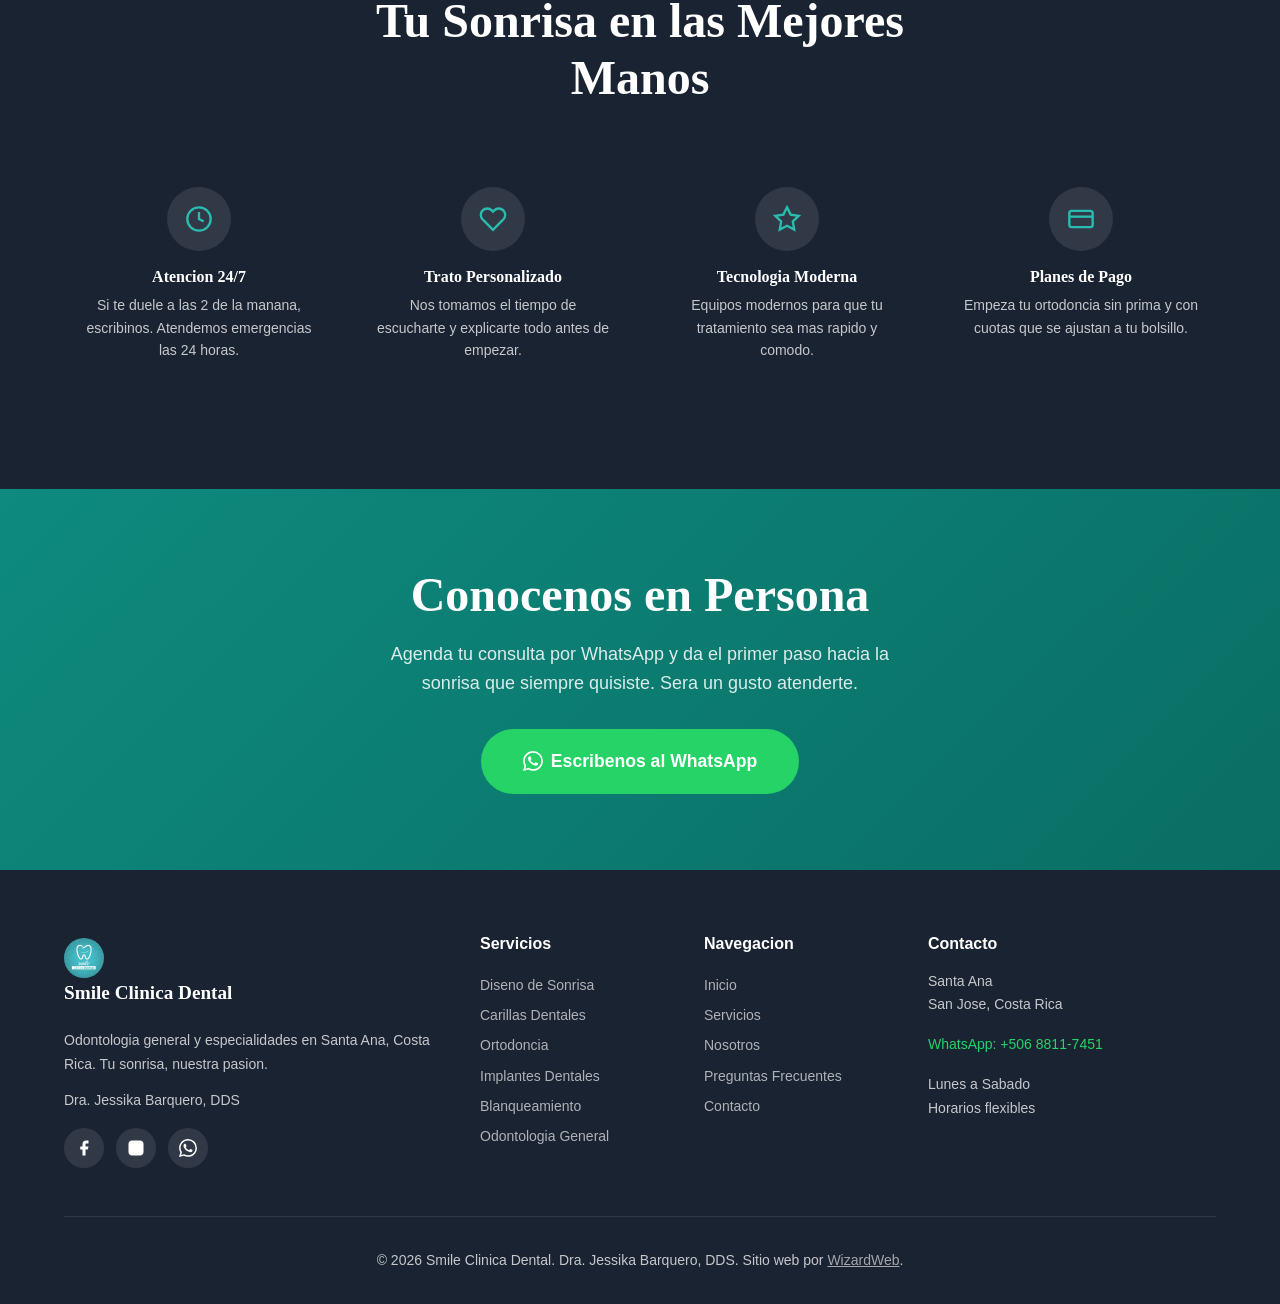
<file: about.html>
<!DOCTYPE html>
<html lang="es">
<head>
  <meta charset="UTF-8">
  <meta name="viewport" content="width=device-width, initial-scale=1.0">
  <title>Sobre Nosotros | Smile Clinica Dental | Dra. Jessika Barquero, DDS</title>
  <meta name="description" content="Conoce a Smile Clinica Dental y al equipo de la Dra. Jessika Barquero, DDS. Cirujana Dentista graduada de la UCR, registrada en el Colegio de Cirujanos Dentistas de Costa Rica. Clinica dental en Santa Ana.">
  <meta name="keywords" content="sobre nosotros smile clinica dental, Dra Jessika Barquero, Dra Veronica Fernandez ortodoncista, clinica dental Santa Ana, dentista UCR Costa Rica">

  <!-- Open Graph -->
  <meta property="og:type" content="website">
  <meta property="og:title" content="Sobre Nosotros | Smile Clinica Dental">
  <meta property="og:description" content="Conoce a la Dra. Jessika Barquero, DDS y al equipo de Smile Clinica Dental en Santa Ana, Costa Rica. Odontologia general y especialidades con pasion y profesionalismo.">
  <meta property="og:image" content="https://drajessika.com/assets/images/dra-jessika.jpg">
  <meta property="og:url" content="https://drajessika.com/about.html">
  <meta property="og:site_name" content="Smile Clinica Dental">
  <meta property="og:locale" content="es_CR">

  <!-- Twitter Card -->
  <meta name="twitter:card" content="summary_large_image">
  <meta name="twitter:title" content="Sobre Nosotros | Smile Clinica Dental">
  <meta name="twitter:description" content="Conoce al equipo de Smile Clinica Dental en Santa Ana, Costa Rica.">
  <meta name="twitter:image" content="https://drajessika.com/assets/images/dra-jessika.jpg">

  <link rel="canonical" href="https://drajessika.com/about.html">
  <link rel="alternate" hreflang="es" href="https://drajessika.com/about.html">
  <link rel="alternate" hreflang="en" href="https://drajessika.com/en/about.html">
  <link rel="preconnect" href="https://api.fontshare.com" crossorigin>
  <link href="https://api.fontshare.com/v2/css?f[]=zodiak@400,500,700&f[]=satoshi@300,400,500,600,700&display=swap" rel="stylesheet" media="print" onload="this.media='all'">
  <noscript><link href="https://api.fontshare.com/v2/css?f[]=zodiak@400,500,700&f[]=satoshi@300,400,500,600,700&display=swap" rel="stylesheet"></noscript>
  <link rel="preload" as="image" href="./assets/images/hero-clinic.jpg">
  <link rel="stylesheet" href="base.css">
  <link rel="stylesheet" href="style.css">

  <!-- JSON-LD Structured Data -->
  <script type="application/ld+json">
  {
    "@context": "https://schema.org",
    "@type": "Dentist",
    "name": "Smile Clinica Dental",
    "description": "Clinica dental con odontologia general y especialidades. Diseno de sonrisa, carillas dentales, ortodoncia, implantes y blanqueamiento dental.",
    "url": "https://drajessika.com",
    "telephone": "+50622827093",
    "image": "https://drajessika.com/assets/images/logo-square.jpg",
    "address": {
      "@type": "PostalAddress",
      "streetAddress": "Santa Ana",
      "addressLocality": "Santa Ana",
      "addressRegion": "San Jose",
      "addressCountry": "CR"
    },
    "geo": {
      "@type": "GeoCoordinates",
      "latitude": "9.9408",
      "longitude": "-84.1847"
    },
    "openingHoursSpecification": {
      "@type": "OpeningHoursSpecification",
      "dayOfWeek": ["Monday", "Tuesday", "Wednesday", "Thursday", "Friday", "Saturday"],
      "opens": "08:00",
      "closes": "18:00"
    },
    "priceRange": "$$",
    "medicalSpecialty": ["Dentistry", "Orthodontics", "CosmeticDentistry"],
    "employee": [
      {
        "@type": "Dentist",
        "name": "Dra. Jessika Barquero",
        "jobTitle": "Cirujana Dentista, DDS"
      },
      {
        "@type": "Dentist",
        "name": "Dra. Veronica Fernandez",
        "jobTitle": "Ortodoncista"
      }
    ]
  }
  </script>

  <style>
    /* --- TEAM SECTION --- */
    .team-grid {
      display: grid;
      grid-template-columns: repeat(2, 1fr);
      gap: var(--space-8);
      max-width: 860px;
      margin: 0 auto;
    }
    .team-card {
      background: var(--color-surface);
      border-radius: var(--radius-xl);
      overflow: hidden;
      border: 1px solid var(--color-divider);
      box-shadow: var(--shadow-sm);
      transition: transform 0.3s ease, box-shadow 0.3s ease;
    }
    .team-card:hover {
      transform: translateY(-6px);
      box-shadow: var(--shadow-lg);
    }
    .team-card-photo {
      width: 100%;
      height: 320px;
      object-fit: cover;
      object-position: center 20%;
      display: block;
    }
    .team-card-photo-placeholder {
      width: 100%;
      height: 320px;
      background: linear-gradient(135deg, var(--color-primary-light), rgba(14,138,126,0.15));
      display: flex;
      align-items: center;
      justify-content: center;
    }
    .team-card-photo-placeholder svg {
      width: 80px;
      height: 80px;
      color: var(--color-primary);
      opacity: 0.5;
    }
    .team-card-body {
      padding: var(--space-6);
    }
    .team-card-specialty {
      display: inline-block;
      font-size: var(--text-xs);
      font-weight: 600;
      color: var(--color-primary);
      text-transform: uppercase;
      letter-spacing: 0.08em;
      margin-bottom: var(--space-2);
    }
    .team-card-name {
      font-size: var(--text-xl);
      font-weight: 700;
      color: var(--color-dark);
      margin-bottom: var(--space-3);
      font-family: var(--font-display);
    }
    .team-card-bio {
      font-size: var(--text-sm);
      color: var(--color-text-muted);
      line-height: 1.7;
      margin-bottom: var(--space-4);
    }
    .team-card-quote {
      font-family: var(--font-display);
      font-style: italic;
      font-size: var(--text-sm);
      color: var(--color-primary);
      border-left: 3px solid var(--color-primary);
      padding-left: var(--space-4);
      margin: var(--space-4) 0;
      line-height: 1.6;
    }
    .team-card-credentials {
      display: flex;
      flex-wrap: wrap;
      gap: var(--space-2);
      margin-top: var(--space-4);
    }

    /* --- PHILOSOPHY / VALUES --- */
    .philosophy-grid {
      display: grid;
      grid-template-columns: repeat(3, 1fr);
      gap: var(--space-6);
    }
    .philosophy-card {
      background: var(--color-surface);
      border-radius: var(--radius-lg);
      padding: var(--space-8) var(--space-6);
      border: 1px solid var(--color-divider);
      text-align: center;
      transition: transform 0.3s ease, box-shadow 0.3s ease;
    }
    .philosophy-card:hover {
      transform: translateY(-4px);
      box-shadow: var(--shadow-md);
    }
    .philosophy-icon {
      width: 64px;
      height: 64px;
      border-radius: 50%;
      background: var(--color-primary-light);
      display: flex;
      align-items: center;
      justify-content: center;
      margin: 0 auto var(--space-5);
    }
    .philosophy-icon svg {
      width: 30px;
      height: 30px;
      color: var(--color-primary);
    }
    .philosophy-card h3 {
      font-size: var(--text-lg);
      font-weight: 700;
      color: var(--color-dark);
      margin-bottom: var(--space-3);
    }
    .philosophy-card p {
      font-size: var(--text-sm);
      color: var(--color-text-muted);
      line-height: 1.7;
    }

    /* --- VALUES LIST --- */
    .values-list {
      display: flex;
      flex-direction: column;
      gap: var(--space-4);
      margin-top: var(--space-6);
    }
    .value-item {
      display: flex;
      align-items: flex-start;
      gap: var(--space-4);
    }
    .value-icon {
      width: 40px;
      height: 40px;
      border-radius: 50%;
      background: var(--color-primary-light);
      display: flex;
      align-items: center;
      justify-content: center;
      flex-shrink: 0;
    }
    .value-icon svg {
      width: 18px;
      height: 18px;
      color: var(--color-primary);
    }
    .value-item h4 {
      font-size: var(--text-base);
      font-weight: 600;
      color: var(--color-dark);
      margin-bottom: var(--space-1);
    }
    .value-item p {
      font-size: var(--text-sm);
      color: var(--color-text-muted);
      line-height: 1.6;
    }

    @media (max-width: 768px) {
      .team-grid { grid-template-columns: 1fr; max-width: 440px; }
      .philosophy-grid { grid-template-columns: 1fr; }
    }
    @media (max-width: 480px) {
      .team-card-photo, .team-card-photo-placeholder { height: 260px; }
    }
  </style>
</head>
<body>

  <!-- HEADER -->
  <header class="site-header" id="siteHeader" role="banner">
    <a href="index.html" class="header-logo" aria-label="Smile Clinica Dental - Inicio">
      <img src="./assets/images/logo-square.jpg" alt="Smile Clinica Dental logo" width="44" height="44">
      <div>
        <div class="logo-text">Smile Clinica Dental</div>
        <div class="logo-sub">Santa Ana</div>
      </div>
    </a>

    <button class="mobile-menu-btn" aria-label="Abrir menu de navegacion" aria-expanded="false" id="mobileMenuBtn">
      <span></span><span></span><span></span>
    </button>

    <nav class="header-nav" id="headerNav" aria-label="Navegacion principal">
      <ul class="nav-links" role="list">
        <li><a href="index.html">Inicio</a></li>
        <li class="nav-dropdown">
          <a href="servicios.html" aria-haspopup="true" aria-expanded="false">Servicios <span class="nav-dropdown-arrow"></span></a>
          <ul class="nav-dropdown-menu" role="list">
            <li><a href="servicios.html#diseno-sonrisa">Diseno de Sonrisa</a></li>
            <li><a href="servicios.html#carillas">Carillas Dentales</a></li>
            <li><a href="servicios.html#ortodoncia">Ortodoncia</a></li>
            <li><a href="servicios.html#implantes">Implantes Dentales</a></li>
            <li><a href="servicios.html#blanqueamiento">Blanqueamiento</a></li>
            <li><a href="servicios.html#general">Odontologia General</a></li>
          </ul>
        </li>
        <li><a href="about.html" style="color: var(--color-primary);">Nosotros</a></li>
        <li><a href="faq.html">Preguntas</a></li>
        <li><a href="contacto.html">Contacto</a></li>
      </ul>
      <div class="nav-buttons">
        <a href="en/about.html" class="nav-lang" style="font-size: 0.85rem; font-weight: 600; color: var(--color-text-muted); text-decoration: none; padding: 0.35rem 0.75rem; border: 1px solid rgba(0,0,0,0.15); border-radius: 999px;" onclick="localStorage.setItem('smile_lang','en')">EN</a>
        <a href="https://wa.me/50688117451?text=Hola%2C%20me%20gustar%C3%ADa%20agendar%20una%20cita" target="_blank" class="nav-cta nav-cta-whatsapp" aria-label="Contactar por WhatsApp">
          <svg viewBox="0 0 24 24"><path d="M17.472 14.382c-.297-.149-1.758-.867-2.03-.967-.273-.099-.471-.148-.67.15-.197.297-.767.966-.94 1.164-.173.199-.347.223-.644.075-.297-.15-1.255-.463-2.39-1.475-.883-.788-1.48-1.761-1.653-2.059-.173-.297-.018-.458.13-.606.134-.133.298-.347.446-.52.149-.174.198-.298.298-.497.099-.198.05-.371-.025-.52-.075-.149-.669-1.612-.916-2.207-.242-.579-.487-.5-.669-.51-.173-.008-.371-.01-.57-.01-.198 0-.52.074-.792.372-.272.297-1.04 1.016-1.04 2.479 0 1.462 1.065 2.875 1.213 3.074.149.198 2.096 3.2 5.077 4.487.709.306 1.262.489 1.694.625.712.227 1.36.195 1.871.118.571-.085 1.758-.719 2.006-1.413.248-.694.248-1.289.173-1.413-.074-.124-.272-.198-.57-.347m-5.421 7.403h-.004a9.87 9.87 0 01-5.031-1.378l-.361-.214-3.741.982.998-3.648-.235-.374a9.86 9.86 0 01-1.51-5.26c.001-5.45 4.436-9.884 9.888-9.884 2.64 0 5.122 1.03 6.988 2.898a9.825 9.825 0 012.893 6.994c-.003 5.45-4.437 9.884-9.885 9.884m8.413-18.297A11.815 11.815 0 0012.05 0C5.495 0 .16 5.335.157 11.892c0 2.096.547 4.142 1.588 5.945L.057 24l6.305-1.654a11.882 11.882 0 005.683 1.448h.005c6.554 0 11.89-5.335 11.893-11.893a11.821 11.821 0 00-3.48-8.413z"/></svg>
          WhatsApp
        </a>
      </div>
    </nav>
  </header>

  <!-- PAGE HERO -->
  <section class="page-hero" aria-label="Sobre Nosotros">
    <span class="section-label" style="color: var(--color-accent);">Smile Clinica Dental</span>
    <h1>Sobre Nosotros</h1>
    <p>Conoce a nuestro equipo y la historia detras de Smile Clinica Dental en Santa Ana, Costa Rica.</p>
  </section>

  <!-- ABOUT THE CLINIC -->
  <section class="section section-light" aria-label="Nuestra Clinica">
    <div class="container">
      <div class="about-grid">
        <div class="about-image">
          <img src="./assets/images/dra-jessika.jpg" alt="Dra. Jessika Barquero en Smile Clinica Dental, Santa Ana" width="600" height="750" loading="eager" decoding="async" style="object-position: center 20%;">
        </div>
        <div class="about-content">
          <span class="section-label">Nuestra Historia</span>
          <h2>Una Clinica Nacida del Amor por las Sonrisas</h2>
          <p>Smile Clinica Dental nacio con una idea simple: que ir al dentista no tiene que ser una mala experiencia. Ubicada en Santa Ana, aca te atienden con calma, te explican todo y te tratan como persona, no como un numero.</p>
          <p>Desde el primer dia la clinica ha crecido porque los pacientes vuelven y recomiendan. Eso solo pasa cuando la gente se siente bien atendida.</p>

          <div class="values-list">
            <div class="value-item">
              <div class="value-icon">
                <svg viewBox="0 0 24 24" fill="none" stroke="currentColor" stroke-width="2"><path d="M20.84 4.61a5.5 5.5 0 0 0-7.78 0L12 5.67l-1.06-1.06a5.5 5.5 0 0 0-7.78 7.78l1.06 1.06L12 21.23l7.78-7.78 1.06-1.06a5.5 5.5 0 0 0 0-7.78z"/></svg>
              </div>
              <div>
                <h4>Nuestra Mision</h4>
                <p>Que cada paciente salga con una sonrisa mejor y con ganas de volver, gracias a un trato cercano y tratamientos que de verdad funcionan.</p>
              </div>
            </div>
            <div class="value-item">
              <div class="value-icon">
                <svg viewBox="0 0 24 24" fill="none" stroke="currentColor" stroke-width="2"><circle cx="12" cy="12" r="10"/><path d="M12 8v4l3 3"/></svg>
              </div>
              <div>
                <h4>Nuestra Vision</h4>
                <p>Que cuando alguien en Santa Ana o alrededores piense en dentista, piense en Smile. Asi de simple.</p>
              </div>
            </div>
            <div class="value-item">
              <div class="value-icon">
                <svg viewBox="0 0 24 24" fill="none" stroke="currentColor" stroke-width="2"><polygon points="12 2 15.09 8.26 22 9.27 17 14.14 18.18 21.02 12 17.77 5.82 21.02 7 14.14 2 9.27 8.91 8.26 12 2"/></svg>
              </div>
              <div>
                <h4>Nuestros Valores</h4>
                <p>Honestidad, empatia y dedicacion. Si algo no lo necesitas, no te lo recomendamos. Asi de claro trabajamos.</p>
              </div>
            </div>
          </div>
        </div>
      </div>
    </div>
  </section>

  <!-- NUESTRO EQUIPO -->
  <section class="section" aria-label="Nuestro Equipo">
    <div class="container">
      <div class="section-header">
        <span class="section-label">Profesionales de Confianza</span>
        <h2 class="section-title">Nuestro Equipo</h2>
        <p class="section-subtitle">Las personas detras de tu sonrisa.</p>
      </div>

      <div class="team-grid">

        <!-- Dra. Jessika Barquero -->
        <div class="team-card">
          <img src="./assets/images/dra-jessika.jpg" alt="Dra. Jessika Barquero, DDS - Cirujana Dentista en Smile Clinica Dental" class="team-card-photo" loading="lazy" decoding="async" style="object-position: center 15%;">
          <div class="team-card-body">
            <span class="team-card-specialty">Cirujana Dentista &middot; Fundadora</span>
            <h3 class="team-card-name">Dra. Jessika Barquero, DDS</h3>
            <p class="team-card-bio">Graduada de la Universidad de Costa Rica (UCR) y registrada en el Colegio de Cirujanos Dentistas (Codigo 309206). La Dra. Barquero hace odontologia general y estetica dental: diseno de sonrisa, carillas, implantes y todo lo demas.</p>
            <blockquote class="team-card-quote">
              "Elegi la carrera que en esos momentos me dicto el corazon. Amo lo que hago: dar sonrisas."
            </blockquote>
            <div class="team-card-credentials">
              <span class="credential-badge">
                <svg width="14" height="14" viewBox="0 0 24 24" fill="none" stroke="currentColor" stroke-width="2"><path d="M22 11.08V12a10 10 0 1 1-5.93-9.14"/><polyline points="22 4 12 14.01 9 11.01"/></svg>
                UCR Graduada
              </span>
              <span class="credential-badge">
                <svg width="14" height="14" viewBox="0 0 24 24" fill="none" stroke="currentColor" stroke-width="2"><path d="M22 11.08V12a10 10 0 1 1-5.93-9.14"/><polyline points="22 4 12 14.01 9 11.01"/></svg>
                DDS Certificada
              </span>
              <span class="credential-badge">
                <svg width="14" height="14" viewBox="0 0 24 24" fill="none" stroke="currentColor" stroke-width="2"><path d="M22 11.08V12a10 10 0 1 1-5.93-9.14"/><polyline points="22 4 12 14.01 9 11.01"/></svg>
                Cod. 309206
              </span>
            </div>
          </div>
        </div>

        <!-- Dra. Veronica Fernandez -->
        <div class="team-card">
          <img src="./assets/images/dra-veronica.jpg" alt="Dra. Veronica Fernandez, Ortodoncista en Smile Clinica Dental" class="team-card-photo" loading="lazy" decoding="async" style="object-position: center 20%;">
          <div class="team-card-body">
            <span class="team-card-specialty">Especialista en Ortodoncia</span>
            <h3 class="team-card-name">Dra. Veronica Fernandez</h3>
            <p class="team-card-bio">La Dra. Fernandez se encarga de todos los casos de ortodoncia en la clinica. Trabaja con brackets tradicionales y opciones modernas, y ofrece el programa "Ortodoncia Sin Prima" para que arrancar el tratamiento sea mas facil.</p>
            <p class="team-card-bio">Te acompana de cerca en cada cita hasta que tu sonrisa quede como debe ser.</p>
            <div class="team-card-credentials">
              <span class="credential-badge">
                <svg width="14" height="14" viewBox="0 0 24 24" fill="none" stroke="currentColor" stroke-width="2"><path d="M22 11.08V12a10 10 0 1 1-5.93-9.14"/><polyline points="22 4 12 14.01 9 11.01"/></svg>
                Ortodoncista
              </span>
              <span class="credential-badge">
                <svg width="14" height="14" viewBox="0 0 24 24" fill="none" stroke="currentColor" stroke-width="2"><path d="M22 11.08V12a10 10 0 1 1-5.93-9.14"/><polyline points="22 4 12 14.01 9 11.01"/></svg>
                Ortodoncia Sin Prima
              </span>
            </div>
          </div>
        </div>

      </div>
    </div>
  </section>

  <!-- NUESTRA FILOSOFIA -->
  <section class="section section-light" aria-label="Nuestra Filosofia">
    <div class="container">
      <div class="section-header">
        <span class="section-label">Lo Que Nos Define</span>
        <h2 class="section-title">Nuestra Filosofia</h2>
        <p class="section-subtitle">Asi trabajamos, de principio a fin.</p>
      </div>

      <div class="philosophy-grid">

        <div class="philosophy-card">
          <div class="philosophy-icon">
            <svg viewBox="0 0 24 24" fill="none" stroke="currentColor" stroke-width="2" stroke-linecap="round" stroke-linejoin="round"><path d="M20.84 4.61a5.5 5.5 0 0 0-7.78 0L12 5.67l-1.06-1.06a5.5 5.5 0 0 0-7.78 7.78l1.06 1.06L12 21.23l7.78-7.78 1.06-1.06a5.5 5.5 0 0 0 0-7.78z"/></svg>
          </div>
          <h3>Atencion Personalizada</h3>
          <p>Nos sentamos con vos, te escuchamos y armamos un plan que tenga sentido para tu caso, tu presupuesto y tus tiempos. Nada generico.</p>
        </div>

        <div class="philosophy-card">
          <div class="philosophy-icon">
            <svg viewBox="0 0 24 24" fill="none" stroke="currentColor" stroke-width="2" stroke-linecap="round" stroke-linejoin="round"><polygon points="12 2 15.09 8.26 22 9.27 17 14.14 18.18 21.02 12 17.77 5.82 21.02 7 14.14 2 9.27 8.91 8.26 12 2"/></svg>
          </div>
          <h3>Tecnologia Moderna</h3>
          <p>Usamos equipos modernos que hacen los tratamientos mas rapidos y comodos. Menos tiempo en la silla, mejores resultados.</p>
        </div>

        <div class="philosophy-card">
          <div class="philosophy-icon">
            <svg viewBox="0 0 24 24" fill="none" stroke="currentColor" stroke-width="2" stroke-linecap="round" stroke-linejoin="round"><path d="M12 22c-4.97 0-9-2.69-9-6v-2c0-.83.34-1.61.94-2.19C4.54 11.22 5 10.38 5 9.5 5 7.01 7.01 5 9.5 5h5C16.99 5 19 7.01 19 9.5c0 .88.46 1.72 1.06 2.31.6.58.94 1.36.94 2.19v2c0 3.31-4.03 6-9 6z"/><path d="M9 17c.85.63 1.885 1 3 1s2.15-.37 3-1"/></svg>
          </div>
          <h3>Comodidad del Paciente</h3>
          <p>Sabemos que a mucha gente no le gusta ir al dentista. Por eso nos esforzamos en que te sientas tranquilo y comodo desde que llegas. Sin juicios, sin prisa.</p>
        </div>

      </div>
    </div>
  </section>

  <!-- WHY CHOOSE US -->
  <section class="section section-dark" aria-label="Por que elegirnos">
    <div class="container">
      <div class="section-header">
        <span class="section-label">Razones Para Elegirnos</span>
        <h2 class="section-title">Tu Sonrisa en las Mejores Manos</h2>
      </div>
      <div class="features-grid">
        <div class="feature-item">
          <div class="feature-icon">
            <svg viewBox="0 0 24 24" fill="none" stroke="currentColor" stroke-width="2"><circle cx="12" cy="12" r="10"/><polyline points="12 6 12 12 16 14"/></svg>
          </div>
          <h3>Atencion 24/7</h3>
          <p>Si te duele a las 2 de la manana, escribinos. Atendemos emergencias las 24 horas.</p>
        </div>
        <div class="feature-item">
          <div class="feature-icon">
            <svg viewBox="0 0 24 24" fill="none" stroke="currentColor" stroke-width="2"><path d="M20.84 4.61a5.5 5.5 0 0 0-7.78 0L12 5.67l-1.06-1.06a5.5 5.5 0 0 0-7.78 7.78l1.06 1.06L12 21.23l7.78-7.78 1.06-1.06a5.5 5.5 0 0 0 0-7.78z"/></svg>
          </div>
          <h3>Trato Personalizado</h3>
          <p>Nos tomamos el tiempo de escucharte y explicarte todo antes de empezar.</p>
        </div>
        <div class="feature-item">
          <div class="feature-icon">
            <svg viewBox="0 0 24 24" fill="none" stroke="currentColor" stroke-width="2"><polygon points="12 2 15.09 8.26 22 9.27 17 14.14 18.18 21.02 12 17.77 5.82 21.02 7 14.14 2 9.27 8.91 8.26 12 2"/></svg>
          </div>
          <h3>Tecnologia Moderna</h3>
          <p>Equipos modernos para que tu tratamiento sea mas rapido y comodo.</p>
        </div>
        <div class="feature-item">
          <div class="feature-icon">
            <svg viewBox="0 0 24 24" fill="none" stroke="currentColor" stroke-width="2"><rect x="2" y="5" width="20" height="14" rx="2"/><line x1="2" y1="10" x2="22" y2="10"/></svg>
          </div>
          <h3>Planes de Pago</h3>
          <p>Empeza tu ortodoncia sin prima y con cuotas que se ajustan a tu bolsillo.</p>
        </div>
      </div>
    </div>
  </section>

  <!-- CTA BANNER -->
  <section class="cta-banner" aria-label="Agendar cita">
    <div class="container">
      <h2>Conocenos en Persona</h2>
      <p>Agenda tu consulta por WhatsApp y da el primer paso hacia la sonrisa que siempre quisiste. Sera un gusto atenderte.</p>
      <a href="https://wa.me/50688117451?text=Hola%2C%20me%20gustar%C3%ADa%20agendar%20una%20cita" target="_blank" class="btn btn-whatsapp" style="font-size: 1.1rem; padding: var(--space-4) var(--space-10);">
        <svg viewBox="0 0 24 24"><path d="M17.472 14.382c-.297-.149-1.758-.867-2.03-.967-.273-.099-.471-.148-.67.15-.197.297-.767.966-.94 1.164-.173.199-.347.223-.644.075-.297-.15-1.255-.463-2.39-1.475-.883-.788-1.48-1.761-1.653-2.059-.173-.297-.018-.458.13-.606.134-.133.298-.347.446-.52.149-.174.198-.298.298-.497.099-.198.05-.371-.025-.52-.075-.149-.669-1.612-.916-2.207-.242-.579-.487-.5-.669-.51-.173-.008-.371-.01-.57-.01-.198 0-.52.074-.792.372-.272.297-1.04 1.016-1.04 2.479 0 1.462 1.065 2.875 1.213 3.074.149.198 2.096 3.2 5.077 4.487.709.306 1.262.489 1.694.625.712.227 1.36.195 1.871.118.571-.085 1.758-.719 2.006-1.413.248-.694.248-1.289.173-1.413-.074-.124-.272-.198-.57-.347m-5.421 7.403h-.004a9.87 9.87 0 01-5.031-1.378l-.361-.214-3.741.982.998-3.648-.235-.374a9.86 9.86 0 01-1.51-5.26c.001-5.45 4.436-9.884 9.888-9.884 2.64 0 5.122 1.03 6.988 2.898a9.825 9.825 0 012.893 6.994c-.003 5.45-4.437 9.884-9.885 9.884m8.413-18.297A11.815 11.815 0 0012.05 0C5.495 0 .16 5.335.157 11.892c0 2.096.547 4.142 1.588 5.945L.057 24l6.305-1.654a11.882 11.882 0 005.683 1.448h.005c6.554 0 11.89-5.335 11.893-11.893a11.821 11.821 0 00-3.48-8.413z"/></svg>
        Escribenos al WhatsApp
      </a>
    </div>
  </section>

  <!-- FOOTER -->
  <footer class="site-footer" role="contentinfo">
    <div class="container">
      <div class="footer-grid">
        <div class="footer-col">
          <a href="index.html" class="footer-brand-logo">
            <img src="./assets/images/logo-square.jpg" alt="Smile Clinica Dental" width="40" height="40">
            <span>Smile Clinica Dental</span>
          </a>
          <p>Odontologia general y especialidades en Santa Ana, Costa Rica. Tu sonrisa, nuestra pasion.</p>
          <p>Dra. Jessika Barquero, DDS</p>
          <div class="footer-social">
            <a href="https://www.facebook.com/costaricaclinica/" target="_blank" aria-label="Facebook">
              <svg viewBox="0 0 24 24"><path d="M18 2h-3a5 5 0 0 0-5 5v3H7v4h3v8h4v-8h3l1-4h-4V7a1 1 0 0 1 1-1h3z"/></svg>
            </a>
            <a href="https://www.instagram.com/drajessikabarquero/" target="_blank" aria-label="Instagram">
              <svg viewBox="0 0 24 24"><rect x="2" y="2" width="20" height="20" rx="5" ry="5"/><path d="M16 11.37A4 4 0 1 1 12.63 8 4 4 0 0 1 16 11.37z"/><line x1="17.5" y1="6.5" x2="17.51" y2="6.5"/></svg>
            </a>
            <a href="https://wa.me/50688117451" target="_blank" aria-label="WhatsApp">
              <svg viewBox="0 0 24 24"><path d="M17.472 14.382c-.297-.149-1.758-.867-2.03-.967-.273-.099-.471-.148-.67.15-.197.297-.767.966-.94 1.164-.173.199-.347.223-.644.075-.297-.15-1.255-.463-2.39-1.475-.883-.788-1.48-1.761-1.653-2.059-.173-.297-.018-.458.13-.606.134-.133.298-.347.446-.52.149-.174.198-.298.298-.497.099-.198.05-.371-.025-.52-.075-.149-.669-1.612-.916-2.207-.242-.579-.487-.5-.669-.51-.173-.008-.371-.01-.57-.01-.198 0-.52.074-.792.372-.272.297-1.04 1.016-1.04 2.479 0 1.462 1.065 2.875 1.213 3.074.149.198 2.096 3.2 5.077 4.487.709.306 1.262.489 1.694.625.712.227 1.36.195 1.871.118.571-.085 1.758-.719 2.006-1.413.248-.694.248-1.289.173-1.413-.074-.124-.272-.198-.57-.347m-5.421 7.403h-.004a9.87 9.87 0 01-5.031-1.378l-.361-.214-3.741.982.998-3.648-.235-.374a9.86 9.86 0 01-1.51-5.26c.001-5.45 4.436-9.884 9.888-9.884 2.64 0 5.122 1.03 6.988 2.898a9.825 9.825 0 012.893 6.994c-.003 5.45-4.437 9.884-9.885 9.884m8.413-18.297A11.815 11.815 0 0012.05 0C5.495 0 .16 5.335.157 11.892c0 2.096.547 4.142 1.588 5.945L.057 24l6.305-1.654a11.882 11.882 0 005.683 1.448h.005c6.554 0 11.89-5.335 11.893-11.893a11.821 11.821 0 00-3.48-8.413z"/></svg>
            </a>
          </div>
        </div>
        <div class="footer-col">
          <h4>Servicios</h4>
          <a href="servicios.html#diseno-sonrisa">Diseno de Sonrisa</a>
          <a href="servicios.html#carillas">Carillas Dentales</a>
          <a href="servicios.html#ortodoncia">Ortodoncia</a>
          <a href="servicios.html#implantes">Implantes Dentales</a>
          <a href="servicios.html#blanqueamiento">Blanqueamiento</a>
          <a href="servicios.html#general">Odontologia General</a>
        </div>
        <div class="footer-col">
          <h4>Navegacion</h4>
          <a href="index.html">Inicio</a>
          <a href="servicios.html">Servicios</a>
          <a href="about.html">Nosotros</a>
          <a href="faq.html">Preguntas Frecuentes</a>
          <a href="contacto.html">Contacto</a>
        </div>
        <div class="footer-col">
          <h4>Contacto</h4>
          <p>Santa Ana<br>San Jose, Costa Rica</p>
          <p><a href="https://wa.me/50688117451" target="_blank" style="color: #25D366;">WhatsApp: +506 8811-7451</a></p>
          <p>Lunes a Sabado<br>Horarios flexibles</p>
        </div>
      </div>
      <div class="footer-bottom">
        <p>&copy; <script>document.write(new Date().getFullYear())</script> Smile Clinica Dental. Dra. Jessika Barquero, DDS. Sitio web por <a href="https://wizardweb.ca" target="_blank" style="color: rgba(255,255,255,0.6); text-decoration: underline;">WizardWeb</a>.</p>
      </div>
    </div>
  </footer>

  <!-- FLOATING WHATSAPP BUTTON -->
  <a href="https://wa.me/50688117451?text=Hola%2C%20me%20gustar%C3%ADa%20agendar%20una%20cita" target="_blank" class="whatsapp-float" aria-label="Contactar por WhatsApp">
    <svg viewBox="0 0 24 24"><path d="M17.472 14.382c-.297-.149-1.758-.867-2.03-.967-.273-.099-.471-.148-.67.15-.197.297-.767.966-.94 1.164-.173.199-.347.223-.644.075-.297-.15-1.255-.463-2.39-1.475-.883-.788-1.48-1.761-1.653-2.059-.173-.297-.018-.458.13-.606.134-.133.298-.347.446-.52.149-.174.198-.298.298-.497.099-.198.05-.371-.025-.52-.075-.149-.669-1.612-.916-2.207-.242-.579-.487-.5-.669-.51-.173-.008-.371-.01-.57-.01-.198 0-.52.074-.792.372-.272.297-1.04 1.016-1.04 2.479 0 1.462 1.065 2.875 1.213 3.074.149.198 2.096 3.2 5.077 4.487.709.306 1.262.489 1.694.625.712.227 1.36.195 1.871.118.571-.085 1.758-.719 2.006-1.413.248-.694.248-1.289.173-1.413-.074-.124-.272-.198-.57-.347m-5.421 7.403h-.004a9.87 9.87 0 01-5.031-1.378l-.361-.214-3.741.982.998-3.648-.235-.374a9.86 9.86 0 01-1.51-5.26c.001-5.45 4.436-9.884 9.888-9.884 2.64 0 5.122 1.03 6.988 2.898a9.825 9.825 0 012.893 6.994c-.003 5.45-4.437 9.884-9.885 9.884m8.413-18.297A11.815 11.815 0 0012.05 0C5.495 0 .16 5.335.157 11.892c0 2.096.547 4.142 1.588 5.945L.057 24l6.305-1.654a11.882 11.882 0 005.683 1.448h.005c6.554 0 11.89-5.335 11.893-11.893a11.821 11.821 0 00-3.48-8.413z"/></svg>
    <span>WhatsApp</span>
  </a>

  <!-- FLOATING INSTAGRAM BUTTON -->
  <a href="https://www.instagram.com/drajessikabarquero/" target="_blank" class="ig-float" aria-label="Seguir en Instagram">
    <svg viewBox="0 0 24 24" fill="none" stroke="#fff" stroke-width="2" stroke-linecap="round" stroke-linejoin="round"><rect x="2" y="2" width="20" height="20" rx="5" ry="5"/><path d="M16 11.37A4 4 0 1 1 12.63 8 4 4 0 0 1 16 11.37z"/><line x1="17.5" y1="6.5" x2="17.51" y2="6.5"/></svg>
  </a>

  <!-- SCRIPTS -->
  <script>
    // Header scroll effect
    window.addEventListener('scroll', function() {
      var header = document.getElementById('siteHeader');
      if (window.scrollY > 50) { header.classList.add('scrolled'); }
      else { header.classList.remove('scrolled'); }
    });

    // Mobile nav toggle
    var mobileBtn = document.getElementById('mobileMenuBtn');
    var headerNav = document.getElementById('headerNav');
    if (mobileBtn && headerNav) {
      mobileBtn.addEventListener('click', function() {
        headerNav.classList.toggle('open');
        mobileBtn.classList.toggle('active');
        mobileBtn.setAttribute('aria-expanded', headerNav.classList.contains('open'));
      });
      headerNav.querySelectorAll('a').forEach(function(link) {
        link.addEventListener('click', function(e) {
          var dd = this.closest('.nav-dropdown');
          if (dd && this === dd.querySelector(':scope > a') && window.innerWidth <= 1100) {
            e.preventDefault();
            dd.classList.toggle('open');
            return;
          }
          headerNav.classList.remove('open');
          mobileBtn.classList.remove('active');
          mobileBtn.setAttribute('aria-expanded', 'false');
        });
      });
    }

    // Desktop dropdown click
    document.querySelectorAll('.nav-dropdown').forEach(function(dd) {
      var ddLink = dd.querySelector(':scope > a');
      if (ddLink) {
        ddLink.addEventListener('click', function(e) {
          if (window.innerWidth > 1100) {
            e.preventDefault();
            dd.classList.toggle('open');
            document.querySelectorAll('.nav-dropdown').forEach(function(other) {
              if (other !== dd) other.classList.remove('open');
            });
          }
        });
      }
    });
    document.addEventListener('click', function(e) {
      if (!e.target.closest('.nav-dropdown')) {
        document.querySelectorAll('.nav-dropdown').forEach(function(dd) { dd.classList.remove('open'); });
      }
    });
  </script>

</body>
</html>
</file>
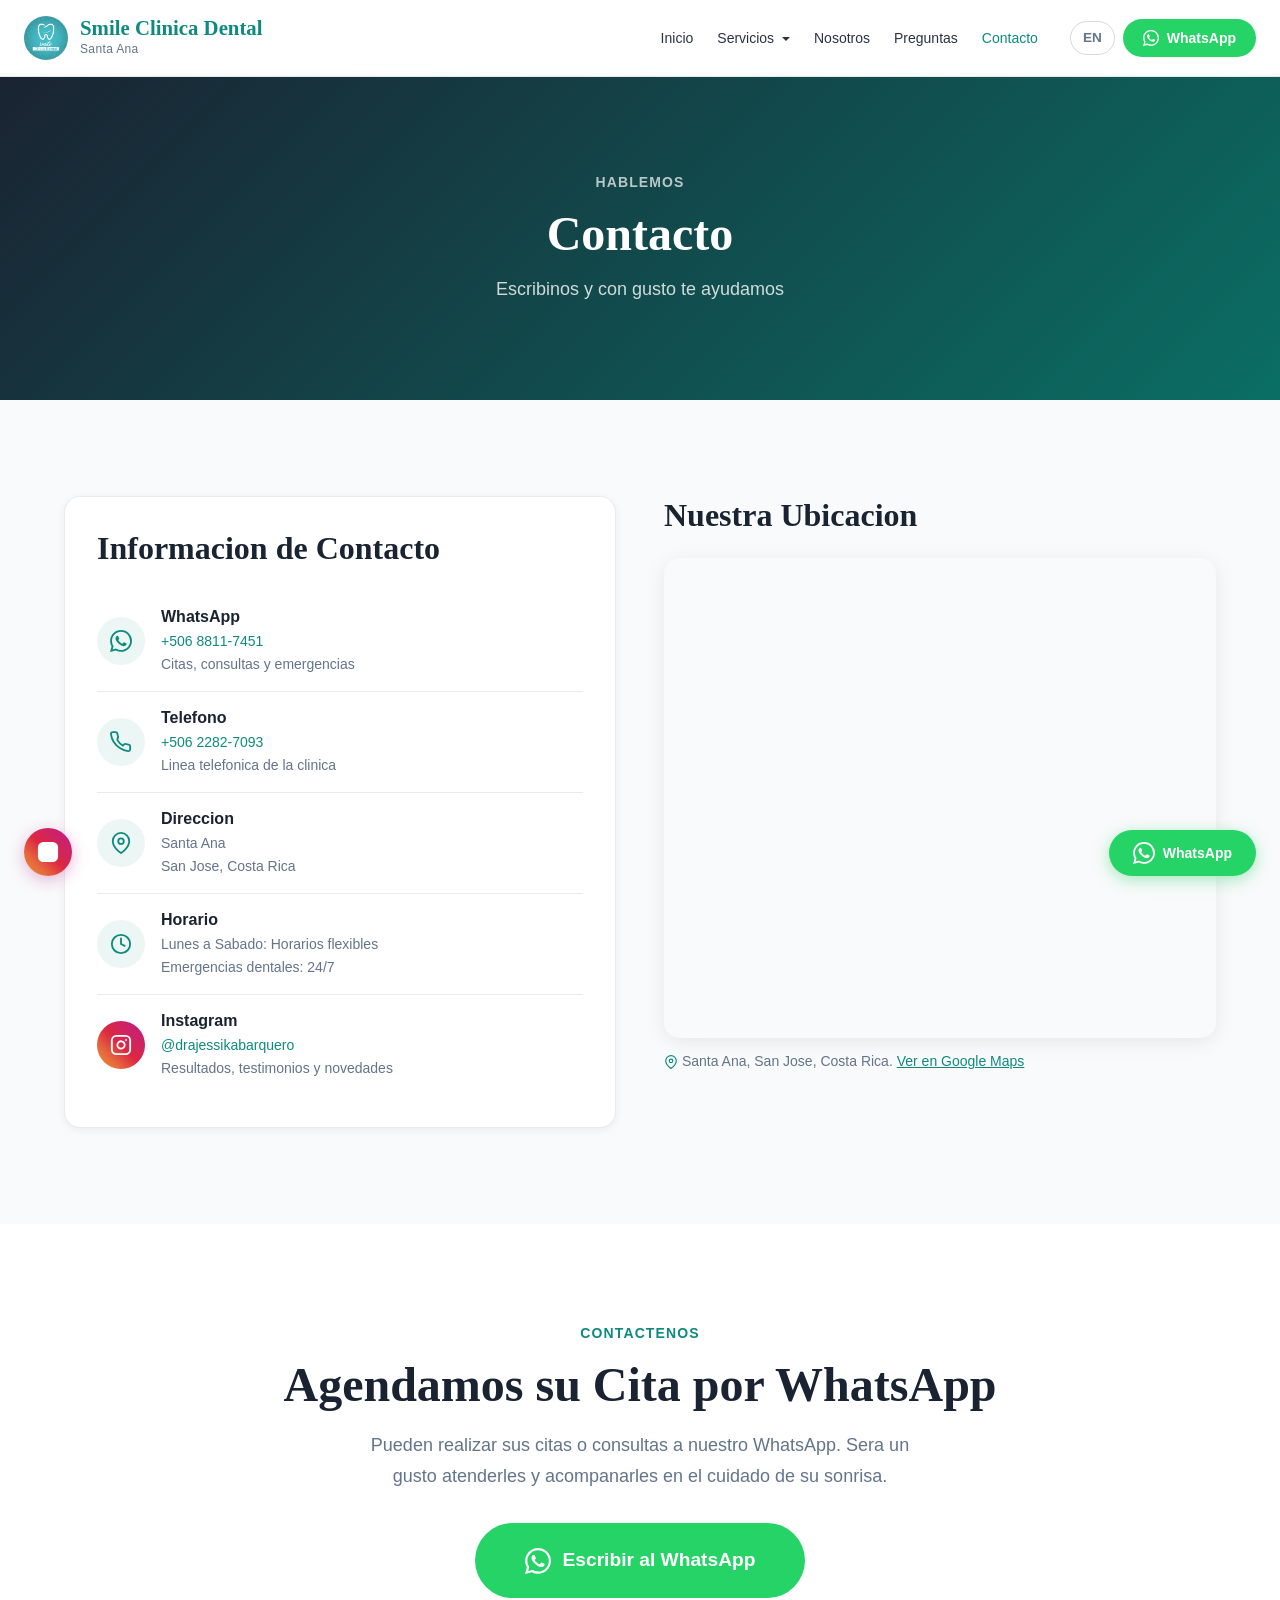
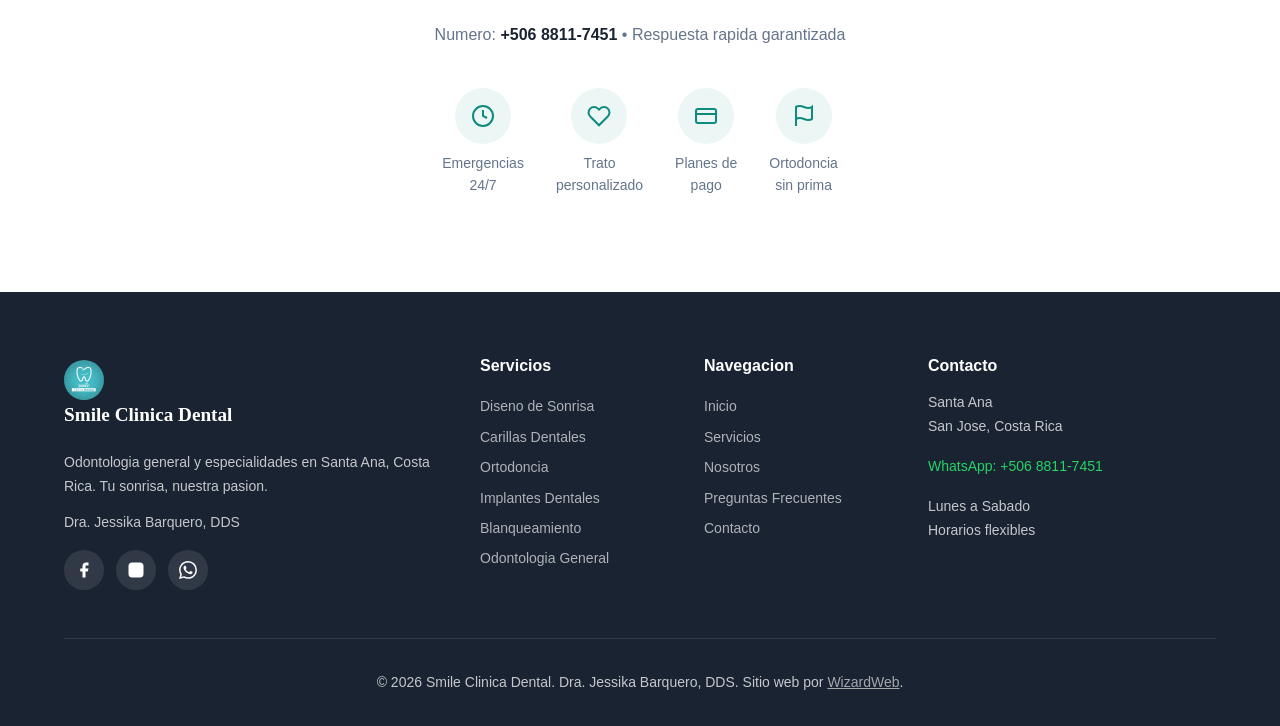
<file: contacto.html>
<!DOCTYPE html>
<html lang="es">
<head>
  <meta charset="UTF-8">
  <meta name="viewport" content="width=device-width, initial-scale=1.0">
  <title>Contacto | Smile Clinica Dental | Santa Ana, Costa Rica</title>
  <meta name="description" content="Contacte a Smile Clinica Dental en Santa Ana, Costa Rica. Agende su cita por WhatsApp al +506 8811-7451. Dra. Jessika Barquero, DDS.">
  <meta name="keywords" content="contacto dentista Santa Ana, agendar cita dental Costa Rica, WhatsApp clinica dental, Smile Clinica Dental ubicacion">

  <!-- Open Graph -->
  <meta property="og:type" content="website">
  <meta property="og:title" content="Contacto | Smile Clinica Dental">
  <meta property="og:description" content="Estamos para servirle. Agende su cita por WhatsApp o visitenos en Santa Ana, Costa Rica.">
  <meta property="og:image" content="https://drajessika.com/assets/images/hero-banner.jpg">
  <meta property="og:url" content="https://drajessika.com/contacto.html">
  <meta property="og:site_name" content="Smile Clinica Dental">
  <meta property="og:locale" content="es_CR">

  <!-- Twitter Card -->
  <meta name="twitter:card" content="summary_large_image">
  <meta name="twitter:title" content="Contacto | Smile Clinica Dental">
  <meta name="twitter:description" content="Agende su cita por WhatsApp al +506 8811-7451. Smile Clinica Dental en Santa Ana, Costa Rica.">
  <meta name="twitter:image" content="https://drajessika.com/assets/images/hero-banner.jpg">

  <link rel="canonical" href="https://drajessika.com/contacto.html">
  <link rel="alternate" hreflang="es" href="https://drajessika.com/contacto.html">
  <link rel="alternate" hreflang="en" href="https://drajessika.com/en/contact.html">
  <link rel="preconnect" href="https://api.fontshare.com" crossorigin>
  <link href="https://api.fontshare.com/v2/css?f[]=zodiak@400,500,700&f[]=satoshi@300,400,500,600,700&display=swap" rel="stylesheet" media="print" onload="this.media='all'">
  <noscript><link href="https://api.fontshare.com/v2/css?f[]=zodiak@400,500,700&f[]=satoshi@300,400,500,600,700&display=swap" rel="stylesheet"></noscript>
  <link rel="stylesheet" href="base.css">
  <link rel="stylesheet" href="style.css">

  <!-- JSON-LD Structured Data -->
  <script type="application/ld+json">
  {
    "@context": "https://schema.org",
    "@type": "Dentist",
    "name": "Smile Clinica Dental",
    "description": "Clinica dental con odontologia general y especialidades. Diseno de sonrisa, carillas dentales, ortodoncia, implantes y blanqueamiento dental.",
    "url": "https://drajessika.com",
    "telephone": "+50622827093",
    "image": "https://drajessika.com/assets/images/logo-square.jpg",
    "address": {
      "@type": "PostalAddress",
      "streetAddress": "Santa Ana",
      "addressLocality": "Santa Ana",
      "addressRegion": "San Jose",
      "addressCountry": "CR"
    },
    "geo": {
      "@type": "GeoCoordinates",
      "latitude": "9.9408",
      "longitude": "-84.1847"
    },
    "openingHoursSpecification": {
      "@type": "OpeningHoursSpecification",
      "dayOfWeek": ["Monday", "Tuesday", "Wednesday", "Thursday", "Friday", "Saturday"],
      "opens": "08:00",
      "closes": "18:00"
    },
    "contactPoint": {
      "@type": "ContactPoint",
      "contactType": "customer service",
      "telephone": "+50688117451",
      "availableLanguage": "Spanish"
    }
  }
  </script>
</head>
<body>

  <!-- HEADER -->
  <header class="site-header" id="siteHeader" role="banner">
    <a href="index.html" class="header-logo" aria-label="Smile Clinica Dental - Inicio">
      <img src="./assets/images/logo-square.jpg" alt="Smile Clinica Dental logo" width="44" height="44">
      <div>
        <div class="logo-text">Smile Clinica Dental</div>
        <div class="logo-sub">Santa Ana</div>
      </div>
    </a>

    <button class="mobile-menu-btn" aria-label="Abrir menu de navegacion" aria-expanded="false" id="mobileMenuBtn">
      <span></span><span></span><span></span>
    </button>

    <nav class="header-nav" id="headerNav" aria-label="Navegacion principal">
      <ul class="nav-links" role="list">
        <li><a href="index.html">Inicio</a></li>
        <li class="nav-dropdown">
          <a href="servicios.html" aria-haspopup="true" aria-expanded="false">Servicios <span class="nav-dropdown-arrow"></span></a>
          <ul class="nav-dropdown-menu" role="list">
            <li><a href="servicios.html#diseno-sonrisa">Diseno de Sonrisa</a></li>
            <li><a href="servicios.html#carillas">Carillas Dentales</a></li>
            <li><a href="servicios.html#ortodoncia">Ortodoncia</a></li>
            <li><a href="servicios.html#implantes">Implantes Dentales</a></li>
            <li><a href="servicios.html#blanqueamiento">Blanqueamiento</a></li>
            <li><a href="servicios.html#general">Odontologia General</a></li>
          </ul>
        </li>
        <li><a href="about.html">Nosotros</a></li>
        <li><a href="faq.html">Preguntas</a></li>
        <li><a href="contacto.html" style="color: var(--color-primary);">Contacto</a></li>
      </ul>
      <div class="nav-buttons">
        <a href="en/contact.html" class="nav-lang" style="font-size: 0.85rem; font-weight: 600; color: var(--color-text-muted); text-decoration: none; padding: 0.35rem 0.75rem; border: 1px solid rgba(0,0,0,0.15); border-radius: 999px;" onclick="localStorage.setItem('smile_lang','en')">EN</a>
        <a href="https://wa.me/50688117451?text=Hola%2C%20me%20gustar%C3%ADa%20agendar%20una%20cita" target="_blank" class="nav-cta nav-cta-whatsapp" aria-label="Contactar por WhatsApp">
          <svg viewBox="0 0 24 24"><path d="M17.472 14.382c-.297-.149-1.758-.867-2.03-.967-.273-.099-.471-.148-.67.15-.197.297-.767.966-.94 1.164-.173.199-.347.223-.644.075-.297-.15-1.255-.463-2.39-1.475-.883-.788-1.48-1.761-1.653-2.059-.173-.297-.018-.458.13-.606.134-.133.298-.347.446-.52.149-.174.198-.298.298-.497.099-.198.05-.371-.025-.52-.075-.149-.669-1.612-.916-2.207-.242-.579-.487-.5-.669-.51-.173-.008-.371-.01-.57-.01-.198 0-.52.074-.792.372-.272.297-1.04 1.016-1.04 2.479 0 1.462 1.065 2.875 1.213 3.074.149.198 2.096 3.2 5.077 4.487.709.306 1.262.489 1.694.625.712.227 1.36.195 1.871.118.571-.085 1.758-.719 2.006-1.413.248-.694.248-1.289.173-1.413-.074-.124-.272-.198-.57-.347m-5.421 7.403h-.004a9.87 9.87 0 01-5.031-1.378l-.361-.214-3.741.982.998-3.648-.235-.374a9.86 9.86 0 01-1.51-5.26c.001-5.45 4.436-9.884 9.888-9.884 2.64 0 5.122 1.03 6.988 2.898a9.825 9.825 0 012.893 6.994c-.003 5.45-4.437 9.884-9.885 9.884m8.413-18.297A11.815 11.815 0 0012.05 0C5.495 0 .16 5.335.157 11.892c0 2.096.547 4.142 1.588 5.945L.057 24l6.305-1.654a11.882 11.882 0 005.683 1.448h.005c6.554 0 11.89-5.335 11.893-11.893a11.821 11.821 0 00-3.48-8.413z"/></svg>
          WhatsApp
        </a>
      </div>
    </nav>
  </header>

  <!-- PAGE HERO -->
  <section class="page-hero" aria-label="Contacto">
    <span class="section-label" style="color: rgba(255,255,255,0.7);">Hablemos</span>
    <h1>Contacto</h1>
    <p>Escribinos y con gusto te ayudamos</p>
  </section>

  <!-- CONTACT GRID -->
  <section class="section" aria-label="Informacion de contacto y mapa">
    <div class="container">

      <div class="contact-grid">

        <!-- LEFT: Contact Info Card -->
        <div class="contact-info-card" role="region" aria-label="Informacion de contacto">
          <h2 style="font-size: var(--text-xl); font-weight: 700; color: var(--color-dark); margin-bottom: var(--space-6);">Informacion de Contacto</h2>

          <!-- WhatsApp -->
          <div class="contact-method">
            <div class="contact-method-icon">
              <svg viewBox="0 0 24 24" fill="currentColor"><path d="M17.472 14.382c-.297-.149-1.758-.867-2.03-.967-.273-.099-.471-.148-.67.15-.197.297-.767.966-.94 1.164-.173.199-.347.223-.644.075-.297-.15-1.255-.463-2.39-1.475-.883-.788-1.48-1.761-1.653-2.059-.173-.297-.018-.458.13-.606.134-.133.298-.347.446-.52.149-.174.198-.298.298-.497.099-.198.05-.371-.025-.52-.075-.149-.669-1.612-.916-2.207-.242-.579-.487-.5-.669-.51-.173-.008-.371-.01-.57-.01-.198 0-.52.074-.792.372-.272.297-1.04 1.016-1.04 2.479 0 1.462 1.065 2.875 1.213 3.074.149.198 2.096 3.2 5.077 4.487.709.306 1.262.489 1.694.625.712.227 1.36.195 1.871.118.571-.085 1.758-.719 2.006-1.413.248-.694.248-1.289.173-1.413-.074-.124-.272-.198-.57-.347m-5.421 7.403h-.004a9.87 9.87 0 01-5.031-1.378l-.361-.214-3.741.982.998-3.648-.235-.374a9.86 9.86 0 01-1.51-5.26c.001-5.45 4.436-9.884 9.888-9.884 2.64 0 5.122 1.03 6.988 2.898a9.825 9.825 0 012.893 6.994c-.003 5.45-4.437 9.884-9.885 9.884m8.413-18.297A11.815 11.815 0 0012.05 0C5.495 0 .16 5.335.157 11.892c0 2.096.547 4.142 1.588 5.945L.057 24l6.305-1.654a11.882 11.882 0 005.683 1.448h.005c6.554 0 11.89-5.335 11.893-11.893a11.821 11.821 0 00-3.48-8.413z"/></svg>
            </div>
            <div>
              <h4>WhatsApp</h4>
              <p><a href="https://wa.me/50688117451?text=Hola%2C%20me%20gustar%C3%ADa%20agendar%20una%20cita" target="_blank">+506 8811-7451</a></p>
              <p>Citas, consultas y emergencias</p>
            </div>
          </div>

          <!-- Telefono -->
          <div class="contact-method">
            <div class="contact-method-icon">
              <svg viewBox="0 0 24 24" fill="none" stroke="currentColor" stroke-width="2" stroke-linecap="round" stroke-linejoin="round"><path d="M22 16.92v3a2 2 0 0 1-2.18 2 19.79 19.79 0 0 1-8.63-3.07A19.5 19.5 0 0 1 4.13 12 19.79 19.79 0 0 1 1.06 3.4 2 2 0 0 1 3.04 1.22h3a2 2 0 0 1 2 1.72 12.84 12.84 0 0 0 .7 2.81 2 2 0 0 1-.45 2.11L8.09 9.91a16 16 0 0 0 6 6l1.27-1.27a2 2 0 0 1 2.11-.45 12.84 12.84 0 0 0 2.81.7A2 2 0 0 1 22 16.92z"/></svg>
            </div>
            <div>
              <h4>Telefono</h4>
              <p><a href="tel:+50622827093">+506 2282-7093</a></p>
              <p>Linea telefonica de la clinica</p>
            </div>
          </div>

          <!-- Direccion -->
          <div class="contact-method">
            <div class="contact-method-icon">
              <svg viewBox="0 0 24 24" fill="none" stroke="currentColor" stroke-width="2" stroke-linecap="round" stroke-linejoin="round"><path d="M21 10c0 7-9 13-9 13s-9-6-9-13a9 9 0 0 1 18 0z"/><circle cx="12" cy="10" r="3"/></svg>
            </div>
            <div>
              <h4>Direccion</h4>
              <p>Santa Ana<br>San Jose, Costa Rica</p>
            </div>
          </div>

          <!-- Horario -->
          <div class="contact-method">
            <div class="contact-method-icon">
              <svg viewBox="0 0 24 24" fill="none" stroke="currentColor" stroke-width="2" stroke-linecap="round" stroke-linejoin="round"><circle cx="12" cy="12" r="10"/><polyline points="12 6 12 12 16 14"/></svg>
            </div>
            <div>
              <h4>Horario</h4>
              <p>Lunes a Sabado: Horarios flexibles<br>Emergencias dentales: 24/7</p>
            </div>
          </div>

          <!-- Instagram -->
          <div class="contact-method">
            <div class="contact-method-icon" style="background: linear-gradient(45deg, #f09433, #e6683c, #dc2743, #cc2366, #bc1888);">
              <svg viewBox="0 0 24 24" fill="none" stroke="#fff" stroke-width="2" stroke-linecap="round" stroke-linejoin="round"><rect x="2" y="2" width="20" height="20" rx="5" ry="5"/><path d="M16 11.37A4 4 0 1 1 12.63 8 4 4 0 0 1 16 11.37z"/><line x1="17.5" y1="6.5" x2="17.51" y2="6.5"/></svg>
            </div>
            <div>
              <h4>Instagram</h4>
              <p><a href="https://www.instagram.com/drajessikabarquero/" target="_blank">@drajessikabarquero</a></p>
              <p>Resultados, testimonios y novedades</p>
            </div>
          </div>

        </div>

        <!-- RIGHT: Google Maps -->
        <div role="region" aria-label="Mapa de ubicacion">
          <h2 style="font-size: var(--text-xl); font-weight: 700; color: var(--color-dark); margin-bottom: var(--space-6);">Nuestra Ubicacion</h2>
          <div class="location-map" style="height: 480px;">
            <iframe
              src="https://www.google.com/maps/embed?pb=!1m18!1m12!1m3!1d1965!2d-84.1837!3d9.9338!2m3!1f0!2f0!3f0!3m2!1i1024!2i768!4f13.1!3m3!1m2!1s0x0%3A0xf9a3633d0ea64225!2sSmile%20Dental%20Dra.%20Jessika%20Barquero!5e0!3m2!1ses!2scr"
              allowfullscreen=""
              loading="lazy"
              title="Ubicacion de Smile Clinica Dental en Google Maps - Santa Ana, San Jose, Costa Rica">
            </iframe>
          </div>
          <p style="font-size: var(--text-sm); color: var(--color-text-muted); margin-top: var(--space-3);">
            <svg viewBox="0 0 24 24" fill="none" stroke="currentColor" stroke-width="2" width="14" height="14" style="vertical-align: middle; color: var(--color-primary);"><path d="M21 10c0 7-9 13-9 13s-9-6-9-13a9 9 0 0 1 18 0z"/><circle cx="12" cy="10" r="3"/></svg>
            Santa Ana, San Jose, Costa Rica. <a href="https://share.google/Gsz3cFSsxl8DW23kn" target="_blank" style="color: var(--color-primary); text-decoration: underline;">Ver en Google Maps</a>
          </p>
        </div>

      </div>
    </div>
  </section>

  <!-- BIG WHATSAPP CTA SECTION -->
  <section class="section section-light" aria-label="Contactar por WhatsApp">
    <div class="container" style="text-align: center;">
      <span class="section-label">Contactenos</span>
      <h2 class="section-title">Agendamos su Cita por WhatsApp</h2>
      <p class="section-subtitle" style="max-width: 560px; margin-left: auto; margin-right: auto;">
        Pueden realizar sus citas o consultas a nuestro WhatsApp. Sera un gusto atenderles y acompanarles en el cuidado de su sonrisa.
      </p>

      <div style="display: flex; flex-direction: column; align-items: center; gap: var(--space-6); margin-top: var(--space-8);">

        <a
          href="https://wa.me/50688117451?text=Hola%2C%20me%20gustar%C3%ADa%20agendar%20una%20cita"
          target="_blank"
          class="btn btn-whatsapp"
          style="font-size: 1.2rem; padding: var(--space-5) var(--space-12); gap: var(--space-3);"
          aria-label="Agendar cita por WhatsApp">
          <svg viewBox="0 0 24 24" style="width: 26px; height: 26px; fill: #fff;"><path d="M17.472 14.382c-.297-.149-1.758-.867-2.03-.967-.273-.099-.471-.148-.67.15-.197.297-.767.966-.94 1.164-.173.199-.347.223-.644.075-.297-.15-1.255-.463-2.39-1.475-.883-.788-1.48-1.761-1.653-2.059-.173-.297-.018-.458.13-.606.134-.133.298-.347.446-.52.149-.174.198-.298.298-.497.099-.198.05-.371-.025-.52-.075-.149-.669-1.612-.916-2.207-.242-.579-.487-.5-.669-.51-.173-.008-.371-.01-.57-.01-.198 0-.52.074-.792.372-.272.297-1.04 1.016-1.04 2.479 0 1.462 1.065 2.875 1.213 3.074.149.198 2.096 3.2 5.077 4.487.709.306 1.262.489 1.694.625.712.227 1.36.195 1.871.118.571-.085 1.758-.719 2.006-1.413.248-.694.248-1.289.173-1.413-.074-.124-.272-.198-.57-.347m-5.421 7.403h-.004a9.87 9.87 0 01-5.031-1.378l-.361-.214-3.741.982.998-3.648-.235-.374a9.86 9.86 0 01-1.51-5.26c.001-5.45 4.436-9.884 9.888-9.884 2.64 0 5.122 1.03 6.988 2.898a9.825 9.825 0 012.893 6.994c-.003 5.45-4.437 9.884-9.885 9.884m8.413-18.297A11.815 11.815 0 0012.05 0C5.495 0 .16 5.335.157 11.892c0 2.096.547 4.142 1.588 5.945L.057 24l6.305-1.654a11.882 11.882 0 005.683 1.448h.005c6.554 0 11.89-5.335 11.893-11.893a11.821 11.821 0 00-3.48-8.413z"/></svg>
          Escribir al WhatsApp
        </a>

        <p style="font-size: var(--text-base); color: var(--color-text-muted);">
          Numero: <strong style="color: var(--color-dark);">+506 8811-7451</strong> &bull; Respuesta rapida garantizada
        </p>

        <div style="display: flex; gap: var(--space-8); justify-content: center; flex-wrap: wrap; margin-top: var(--space-4);">
          <div style="text-align: center;">
            <div style="width: 56px; height: 56px; border-radius: 50%; background: var(--color-primary-light); display: flex; align-items: center; justify-content: center; margin: 0 auto var(--space-2);">
              <svg viewBox="0 0 24 24" fill="none" stroke="currentColor" stroke-width="2" style="width: 24px; height: 24px; color: var(--color-primary);"><circle cx="12" cy="12" r="10"/><polyline points="12 6 12 12 16 14"/></svg>
            </div>
            <p style="font-size: var(--text-sm); color: var(--color-text-muted); margin: 0;">Emergencias<br>24/7</p>
          </div>
          <div style="text-align: center;">
            <div style="width: 56px; height: 56px; border-radius: 50%; background: var(--color-primary-light); display: flex; align-items: center; justify-content: center; margin: 0 auto var(--space-2);">
              <svg viewBox="0 0 24 24" fill="none" stroke="currentColor" stroke-width="2" style="width: 24px; height: 24px; color: var(--color-primary);"><path d="M20.84 4.61a5.5 5.5 0 0 0-7.78 0L12 5.67l-1.06-1.06a5.5 5.5 0 0 0-7.78 7.78l1.06 1.06L12 21.23l7.78-7.78 1.06-1.06a5.5 5.5 0 0 0 0-7.78z"/></svg>
            </div>
            <p style="font-size: var(--text-sm); color: var(--color-text-muted); margin: 0;">Trato<br>personalizado</p>
          </div>
          <div style="text-align: center;">
            <div style="width: 56px; height: 56px; border-radius: 50%; background: var(--color-primary-light); display: flex; align-items: center; justify-content: center; margin: 0 auto var(--space-2);">
              <svg viewBox="0 0 24 24" fill="none" stroke="currentColor" stroke-width="2" style="width: 24px; height: 24px; color: var(--color-primary);"><rect x="2" y="5" width="20" height="14" rx="2"/><line x1="2" y1="10" x2="22" y2="10"/></svg>
            </div>
            <p style="font-size: var(--text-sm); color: var(--color-text-muted); margin: 0;">Planes de<br>pago</p>
          </div>
          <div style="text-align: center;">
            <div style="width: 56px; height: 56px; border-radius: 50%; background: var(--color-primary-light); display: flex; align-items: center; justify-content: center; margin: 0 auto var(--space-2);">
              <svg viewBox="0 0 24 24" fill="none" stroke="currentColor" stroke-width="2" style="width: 24px; height: 24px; color: var(--color-primary);"><path d="M4 15s1-1 4-1 5 2 8 2 4-1 4-1V3s-1 1-4 1-5-2-8-2-4 1-4 1z"/><line x1="4" y1="22" x2="4" y2="15"/></svg>
            </div>
            <p style="font-size: var(--text-sm); color: var(--color-text-muted); margin: 0;">Ortodoncia<br>sin prima</p>
          </div>
        </div>

      </div>
    </div>
  </section>

  <!-- FOOTER -->
  <footer class="site-footer" role="contentinfo">
    <div class="container">
      <div class="footer-grid">
        <div class="footer-col">
          <a href="index.html" class="footer-brand-logo">
            <img src="./assets/images/logo-square.jpg" alt="Smile Clinica Dental" width="40" height="40">
            <span>Smile Clinica Dental</span>
          </a>
          <p>Odontologia general y especialidades en Santa Ana, Costa Rica. Tu sonrisa, nuestra pasion.</p>
          <p>Dra. Jessika Barquero, DDS</p>
          <div class="footer-social">
            <a href="https://www.facebook.com/costaricaclinica/" target="_blank" aria-label="Facebook">
              <svg viewBox="0 0 24 24"><path d="M18 2h-3a5 5 0 0 0-5 5v3H7v4h3v8h4v-8h3l1-4h-4V7a1 1 0 0 1 1-1h3z"/></svg>
            </a>
            <a href="https://www.instagram.com/drajessikabarquero/" target="_blank" aria-label="Instagram">
              <svg viewBox="0 0 24 24"><rect x="2" y="2" width="20" height="20" rx="5" ry="5"/><path d="M16 11.37A4 4 0 1 1 12.63 8 4 4 0 0 1 16 11.37z"/><line x1="17.5" y1="6.5" x2="17.51" y2="6.5"/></svg>
            </a>
            <a href="https://wa.me/50688117451" target="_blank" aria-label="WhatsApp">
              <svg viewBox="0 0 24 24"><path d="M17.472 14.382c-.297-.149-1.758-.867-2.03-.967-.273-.099-.471-.148-.67.15-.197.297-.767.966-.94 1.164-.173.199-.347.223-.644.075-.297-.15-1.255-.463-2.39-1.475-.883-.788-1.48-1.761-1.653-2.059-.173-.297-.018-.458.13-.606.134-.133.298-.347.446-.52.149-.174.198-.298.298-.497.099-.198.05-.371-.025-.52-.075-.149-.669-1.612-.916-2.207-.242-.579-.487-.5-.669-.51-.173-.008-.371-.01-.57-.01-.198 0-.52.074-.792.372-.272.297-1.04 1.016-1.04 2.479 0 1.462 1.065 2.875 1.213 3.074.149.198 2.096 3.2 5.077 4.487.709.306 1.262.489 1.694.625.712.227 1.36.195 1.871.118.571-.085 1.758-.719 2.006-1.413.248-.694.248-1.289.173-1.413-.074-.124-.272-.198-.57-.347m-5.421 7.403h-.004a9.87 9.87 0 01-5.031-1.378l-.361-.214-3.741.982.998-3.648-.235-.374a9.86 9.86 0 01-1.51-5.26c.001-5.45 4.436-9.884 9.888-9.884 2.64 0 5.122 1.03 6.988 2.898a9.825 9.825 0 012.893 6.994c-.003 5.45-4.437 9.884-9.885 9.884m8.413-18.297A11.815 11.815 0 0012.05 0C5.495 0 .16 5.335.157 11.892c0 2.096.547 4.142 1.588 5.945L.057 24l6.305-1.654a11.882 11.882 0 005.683 1.448h.005c6.554 0 11.89-5.335 11.893-11.893a11.821 11.821 0 00-3.48-8.413z"/></svg>
            </a>
          </div>
        </div>
        <div class="footer-col">
          <h4>Servicios</h4>
          <a href="servicios.html#diseno-sonrisa">Diseno de Sonrisa</a>
          <a href="servicios.html#carillas">Carillas Dentales</a>
          <a href="servicios.html#ortodoncia">Ortodoncia</a>
          <a href="servicios.html#implantes">Implantes Dentales</a>
          <a href="servicios.html#blanqueamiento">Blanqueamiento</a>
          <a href="servicios.html#general">Odontologia General</a>
        </div>
        <div class="footer-col">
          <h4>Navegacion</h4>
          <a href="index.html">Inicio</a>
          <a href="servicios.html">Servicios</a>
          <a href="about.html">Nosotros</a>
          <a href="faq.html">Preguntas Frecuentes</a>
          <a href="contacto.html">Contacto</a>
        </div>
        <div class="footer-col">
          <h4>Contacto</h4>
          <p>Santa Ana<br>San Jose, Costa Rica</p>
          <p><a href="https://wa.me/50688117451" target="_blank" style="color: #25D366;">WhatsApp: +506 8811-7451</a></p>
          <p>Lunes a Sabado<br>Horarios flexibles</p>
        </div>
      </div>
      <div class="footer-bottom">
        <p>&copy; <script>document.write(new Date().getFullYear())</script> Smile Clinica Dental. Dra. Jessika Barquero, DDS. Sitio web por <a href="https://wizardweb.ca" target="_blank" style="color: rgba(255,255,255,0.6); text-decoration: underline;">WizardWeb</a>.</p>
      </div>
    </div>
  </footer>

  <!-- FLOATING WHATSAPP BUTTON -->
  <a href="https://wa.me/50688117451?text=Hola%2C%20me%20gustar%C3%ADa%20agendar%20una%20cita" target="_blank" class="whatsapp-float" aria-label="Contactar por WhatsApp">
    <svg viewBox="0 0 24 24"><path d="M17.472 14.382c-.297-.149-1.758-.867-2.03-.967-.273-.099-.471-.148-.67.15-.197.297-.767.966-.94 1.164-.173.199-.347.223-.644.075-.297-.15-1.255-.463-2.39-1.475-.883-.788-1.48-1.761-1.653-2.059-.173-.297-.018-.458.13-.606.134-.133.298-.347.446-.52.149-.174.198-.298.298-.497.099-.198.05-.371-.025-.52-.075-.149-.669-1.612-.916-2.207-.242-.579-.487-.5-.669-.51-.173-.008-.371-.01-.57-.01-.198 0-.52.074-.792.372-.272.297-1.04 1.016-1.04 2.479 0 1.462 1.065 2.875 1.213 3.074.149.198 2.096 3.2 5.077 4.487.709.306 1.262.489 1.694.625.712.227 1.36.195 1.871.118.571-.085 1.758-.719 2.006-1.413.248-.694.248-1.289.173-1.413-.074-.124-.272-.198-.57-.347m-5.421 7.403h-.004a9.87 9.87 0 01-5.031-1.378l-.361-.214-3.741.982.998-3.648-.235-.374a9.86 9.86 0 01-1.51-5.26c.001-5.45 4.436-9.884 9.888-9.884 2.64 0 5.122 1.03 6.988 2.898a9.825 9.825 0 012.893 6.994c-.003 5.45-4.437 9.884-9.885 9.884m8.413-18.297A11.815 11.815 0 0012.05 0C5.495 0 .16 5.335.157 11.892c0 2.096.547 4.142 1.588 5.945L.057 24l6.305-1.654a11.882 11.882 0 005.683 1.448h.005c6.554 0 11.89-5.335 11.893-11.893a11.821 11.821 0 00-3.48-8.413z"/></svg>
    <span>WhatsApp</span>
  </a>

  <!-- FLOATING INSTAGRAM BUTTON -->
  <a href="https://www.instagram.com/drajessikabarquero/" target="_blank" class="ig-float" aria-label="Seguir en Instagram">
    <svg viewBox="0 0 24 24" fill="none" stroke="#fff" stroke-width="2" stroke-linecap="round" stroke-linejoin="round"><rect x="2" y="2" width="20" height="20" rx="5" ry="5"/><path d="M16 11.37A4 4 0 1 1 12.63 8 4 4 0 0 1 16 11.37z"/><line x1="17.5" y1="6.5" x2="17.51" y2="6.5"/></svg>
  </a>

  <!-- SCRIPTS -->
  <script>
    // Header scroll effect
    window.addEventListener('scroll', function() {
      var header = document.getElementById('siteHeader');
      if (window.scrollY > 50) { header.classList.add('scrolled'); }
      else { header.classList.remove('scrolled'); }
    });

    // Mobile nav toggle
    var mobileBtn = document.getElementById('mobileMenuBtn');
    var headerNav = document.getElementById('headerNav');
    if (mobileBtn && headerNav) {
      mobileBtn.addEventListener('click', function() {
        headerNav.classList.toggle('open');
        mobileBtn.classList.toggle('active');
        mobileBtn.setAttribute('aria-expanded', headerNav.classList.contains('open'));
      });
      headerNav.querySelectorAll('a').forEach(function(link) {
        link.addEventListener('click', function(e) {
          var dd = this.closest('.nav-dropdown');
          if (dd && this === dd.querySelector(':scope > a') && window.innerWidth <= 1100) {
            e.preventDefault();
            dd.classList.toggle('open');
            return;
          }
          headerNav.classList.remove('open');
          mobileBtn.classList.remove('active');
          mobileBtn.setAttribute('aria-expanded', 'false');
        });
      });
    }

    // Desktop dropdown click
    document.querySelectorAll('.nav-dropdown').forEach(function(dd) {
      var ddLink = dd.querySelector(':scope > a');
      if (ddLink) {
        ddLink.addEventListener('click', function(e) {
          if (window.innerWidth > 1100) {
            e.preventDefault();
            dd.classList.toggle('open');
            document.querySelectorAll('.nav-dropdown').forEach(function(other) {
              if (other !== dd) other.classList.remove('open');
            });
          }
        });
      }
    });
    document.addEventListener('click', function(e) {
      if (!e.target.closest('.nav-dropdown')) {
        document.querySelectorAll('.nav-dropdown').forEach(function(dd) { dd.classList.remove('open'); });
      }
    });
  </script>

</body>
</html>
</file>
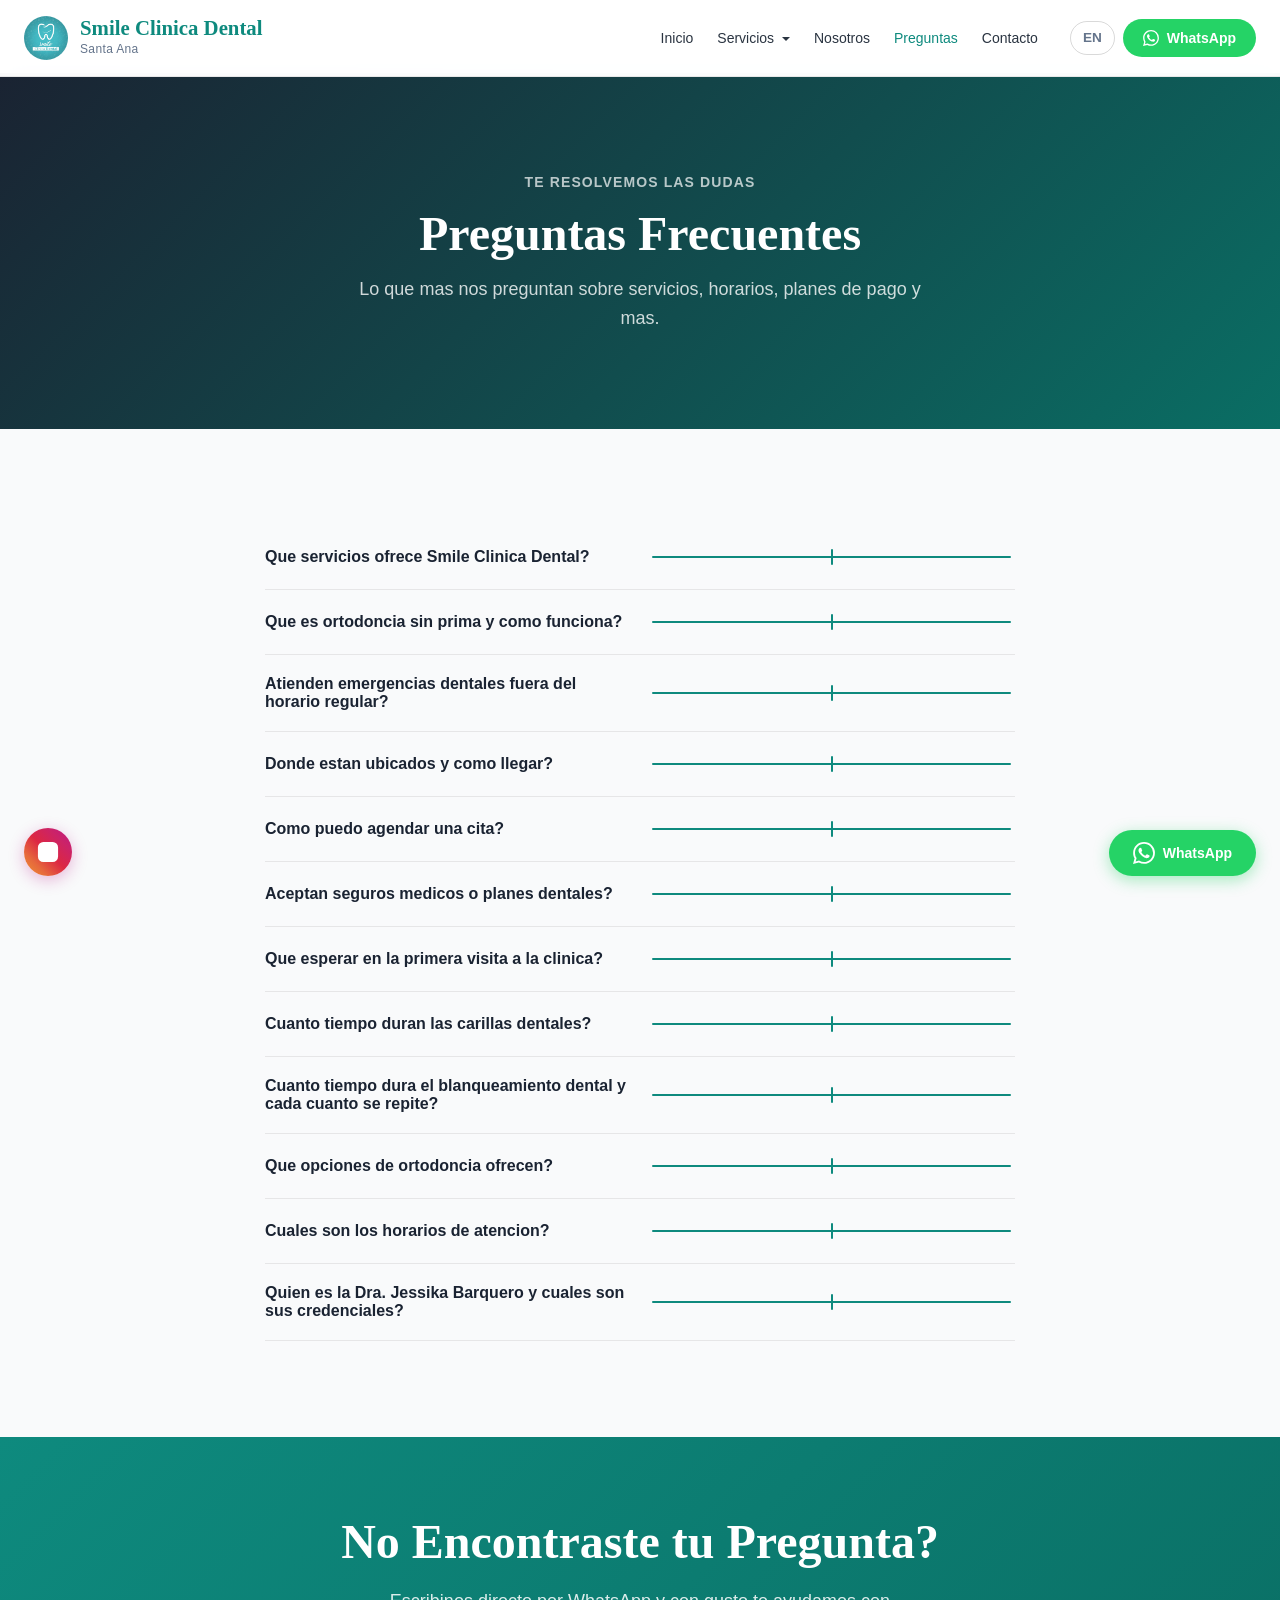
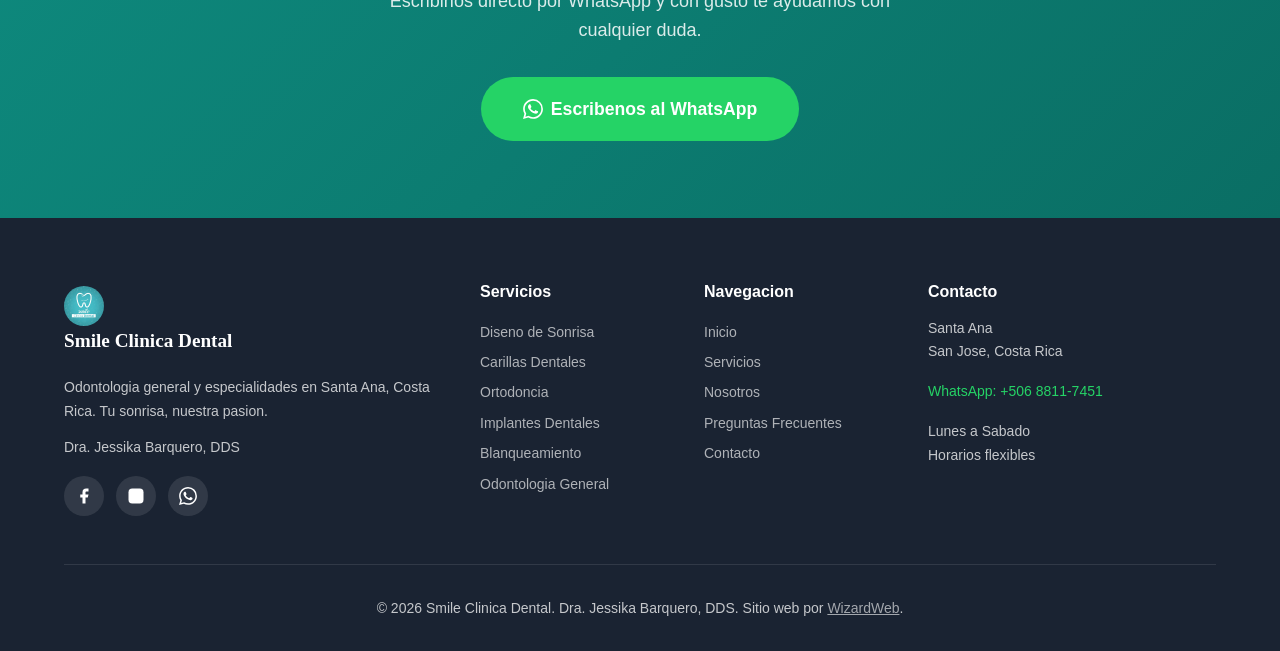
<file: faq.html>
<!DOCTYPE html>
<html lang="es">
<head>
  <meta charset="UTF-8">
  <meta name="viewport" content="width=device-width, initial-scale=1.0">
  <title>Preguntas Frecuentes | Smile Clinica Dental | Santa Ana, Costa Rica</title>
  <meta name="description" content="Respuestas a las preguntas mas frecuentes sobre nuestros servicios dentales, planes de pago, ortodoncia sin prima, horarios de emergencia y mas. Smile Clinica Dental, Santa Ana.">
  <meta name="keywords" content="preguntas frecuentes dentista, ortodoncia sin prima, emergencias dentales 24/7, blanqueamiento dental, carillas dentales Costa Rica, Dra Jessika Barquero">

  <!-- Open Graph -->
  <meta property="og:type" content="website">
  <meta property="og:title" content="Preguntas Frecuentes | Smile Clinica Dental">
  <meta property="og:description" content="Resolvemos tus dudas sobre servicios dentales, planes de pago, ortodoncia sin prima, horarios y mas. Smile Clinica Dental en Santa Ana.">
  <meta property="og:image" content="https://drajessika.com/assets/images/hero-banner.jpg">
  <meta property="og:url" content="https://drajessika.com/faq.html">
  <meta property="og:site_name" content="Smile Clinica Dental">
  <meta property="og:locale" content="es_CR">

  <!-- Twitter Card -->
  <meta name="twitter:card" content="summary_large_image">
  <meta name="twitter:title" content="Preguntas Frecuentes | Smile Clinica Dental">
  <meta name="twitter:description" content="Resolvemos tus dudas sobre servicios, planes de pago y mas. Smile Clinica Dental en Costa Rica.">
  <meta name="twitter:image" content="https://drajessika.com/assets/images/hero-banner.jpg">

  <link rel="canonical" href="https://drajessika.com/faq.html">
  <link rel="alternate" hreflang="es" href="https://drajessika.com/faq.html">
  <link rel="alternate" hreflang="en" href="https://drajessika.com/en/faq.html">
  <link rel="preconnect" href="https://api.fontshare.com" crossorigin>
  <link href="https://api.fontshare.com/v2/css?f[]=zodiak@400,500,700&f[]=satoshi@300,400,500,600,700&display=swap" rel="stylesheet" media="print" onload="this.media='all'">
  <noscript><link href="https://api.fontshare.com/v2/css?f[]=zodiak@400,500,700&f[]=satoshi@300,400,500,600,700&display=swap" rel="stylesheet"></noscript>
  <link rel="stylesheet" href="base.css">
  <link rel="stylesheet" href="style.css">

  <!-- JSON-LD Structured Data -->
  <script type="application/ld+json">
  {
    "@context": "https://schema.org",
    "@type": "FAQPage",
    "mainEntity": [
      {
        "@type": "Question",
        "name": "Que servicios ofrece Smile Clinica Dental?",
        "acceptedAnswer": {
          "@type": "Answer",
          "text": "Ofrecemos diseno de sonrisa, carillas dentales de porcelana y ceramica, ortodoncia con brackets, implantes dentales, blanqueamiento profesional y odontologia general como limpiezas, coronas, puentes, extracciones y emergencias."
        }
      },
      {
        "@type": "Question",
        "name": "Que es ortodoncia sin prima?",
        "acceptedAnswer": {
          "@type": "Answer",
          "text": "Ortodoncia sin prima significa que puedes iniciar tu tratamiento de ortodoncia sin pagar un monto inicial elevado. Ofrecemos planes de pago accesibles para que mas personas puedan acceder a una sonrisa perfecta."
        }
      },
      {
        "@type": "Question",
        "name": "Atienden emergencias dentales fuera de horario?",
        "acceptedAnswer": {
          "@type": "Answer",
          "text": "Si, atendemos emergencias dentales las 24 horas del dia, los 7 dias de la semana. Solo escribinos por WhatsApp al +506 8811-7451 y te atendemos de una vez."
        }
      }
    ]
  }
  </script>
</head>
<body>

  <!-- HEADER -->
  <header class="site-header" id="siteHeader" role="banner">
    <a href="index.html" class="header-logo" aria-label="Smile Clinica Dental - Inicio">
      <img src="./assets/images/logo-square.jpg" alt="Smile Clinica Dental logo" width="44" height="44">
      <div>
        <div class="logo-text">Smile Clinica Dental</div>
        <div class="logo-sub">Santa Ana</div>
      </div>
    </a>

    <button class="mobile-menu-btn" aria-label="Abrir menu de navegacion" aria-expanded="false" id="mobileMenuBtn">
      <span></span><span></span><span></span>
    </button>

    <nav class="header-nav" id="headerNav" aria-label="Navegacion principal">
      <ul class="nav-links" role="list">
        <li><a href="index.html">Inicio</a></li>
        <li class="nav-dropdown">
          <a href="servicios.html" aria-haspopup="true" aria-expanded="false">Servicios <span class="nav-dropdown-arrow"></span></a>
          <ul class="nav-dropdown-menu" role="list">
            <li><a href="servicios.html#diseno-sonrisa">Diseno de Sonrisa</a></li>
            <li><a href="servicios.html#carillas">Carillas Dentales</a></li>
            <li><a href="servicios.html#ortodoncia">Ortodoncia</a></li>
            <li><a href="servicios.html#implantes">Implantes Dentales</a></li>
            <li><a href="servicios.html#blanqueamiento">Blanqueamiento</a></li>
            <li><a href="servicios.html#general">Odontologia General</a></li>
          </ul>
        </li>
        <li><a href="about.html">Nosotros</a></li>
        <li><a href="faq.html" style="color: var(--color-primary);">Preguntas</a></li>
        <li><a href="contacto.html">Contacto</a></li>
      </ul>
      <div class="nav-buttons">
        <a href="en/faq.html" class="nav-lang" style="font-size: 0.85rem; font-weight: 600; color: var(--color-text-muted); text-decoration: none; padding: 0.35rem 0.75rem; border: 1px solid rgba(0,0,0,0.15); border-radius: 999px;" onclick="localStorage.setItem('smile_lang','en')">EN</a>
        <a href="https://wa.me/50688117451?text=Hola%2C%20me%20gustar%C3%ADa%20agendar%20una%20cita" target="_blank" class="nav-cta nav-cta-whatsapp" aria-label="Contactar por WhatsApp">
          <svg viewBox="0 0 24 24"><path d="M17.472 14.382c-.297-.149-1.758-.867-2.03-.967-.273-.099-.471-.148-.67.15-.197.297-.767.966-.94 1.164-.173.199-.347.223-.644.075-.297-.15-1.255-.463-2.39-1.475-.883-.788-1.48-1.761-1.653-2.059-.173-.297-.018-.458.13-.606.134-.133.298-.347.446-.52.149-.174.198-.298.298-.497.099-.198.05-.371-.025-.52-.075-.149-.669-1.612-.916-2.207-.242-.579-.487-.5-.669-.51-.173-.008-.371-.01-.57-.01-.198 0-.52.074-.792.372-.272.297-1.04 1.016-1.04 2.479 0 1.462 1.065 2.875 1.213 3.074.149.198 2.096 3.2 5.077 4.487.709.306 1.262.489 1.694.625.712.227 1.36.195 1.871.118.571-.085 1.758-.719 2.006-1.413.248-.694.248-1.289.173-1.413-.074-.124-.272-.198-.57-.347m-5.421 7.403h-.004a9.87 9.87 0 01-5.031-1.378l-.361-.214-3.741.982.998-3.648-.235-.374a9.86 9.86 0 01-1.51-5.26c.001-5.45 4.436-9.884 9.888-9.884 2.64 0 5.122 1.03 6.988 2.898a9.825 9.825 0 012.893 6.994c-.003 5.45-4.437 9.884-9.885 9.884m8.413-18.297A11.815 11.815 0 0012.05 0C5.495 0 .16 5.335.157 11.892c0 2.096.547 4.142 1.588 5.945L.057 24l6.305-1.654a11.882 11.882 0 005.683 1.448h.005c6.554 0 11.89-5.335 11.893-11.893a11.821 11.821 0 00-3.48-8.413z"/></svg>
          WhatsApp
        </a>
      </div>
    </nav>
  </header>

  <!-- PAGE HERO -->
  <section class="page-hero" aria-label="Preguntas Frecuentes">
    <span class="section-label" style="color: rgba(255,255,255,0.7);">Te Resolvemos las Dudas</span>
    <h1>Preguntas Frecuentes</h1>
    <p>Lo que mas nos preguntan sobre servicios, horarios, planes de pago y mas.</p>
  </section>

  <!-- FAQ SECTION -->
  <section class="section" aria-label="Lista de preguntas frecuentes">
    <div class="container">

      <div class="faq-list" role="list">

        <!-- FAQ 1 -->
        <div class="faq-item" role="listitem">
          <button class="faq-question" aria-expanded="false">
            <span>Que servicios ofrece Smile Clinica Dental?</span>
            <span class="faq-icon" aria-hidden="true"></span>
          </button>
          <div class="faq-answer">
            <p>Hacemos de todo: <strong>Diseno de Sonrisa</strong>, <strong>Carillas Dentales</strong> de porcelana y ceramica, <strong>Ortodoncia</strong> con brackets, <strong>Implantes Dentales</strong> de titanio, <strong>Blanqueamiento</strong> profesional y <strong>Odontologia General</strong> (limpiezas, coronas, puentes, extracciones y emergencias). Te atiende la Dra. Jessika Barquero, DDS, y la Dra. Veronica Fernandez, especialista en ortodoncia.</p>
          </div>
        </div>

        <!-- FAQ 2 -->
        <div class="faq-item" role="listitem">
          <button class="faq-question" aria-expanded="false">
            <span>Que es ortodoncia sin prima y como funciona?</span>
            <span class="faq-icon" aria-hidden="true"></span>
          </button>
          <div class="faq-answer">
            <p>Quiere decir que empezas tu tratamiento de brackets sin tener que pagar una prima alta de entrada. Tenemos planes de pago accesibles para que no se te complique. Escribinos por WhatsApp y te contamos las opciones segun tu caso.</p>
          </div>
        </div>

        <!-- FAQ 3 -->
        <div class="faq-item" role="listitem">
          <button class="faq-question" aria-expanded="false">
            <span>Atienden emergencias dentales fuera del horario regular?</span>
            <span class="faq-icon" aria-hidden="true"></span>
          </button>
          <div class="faq-answer">
            <p>Si, atendemos emergencias dentales <strong>24/7</strong>. Si tenes un dolor fuerte, una pieza rota, un implante suelto o cualquier urgencia, escribinos ya por WhatsApp al <strong>+506 8811-7451</strong> y te atendemos lo antes posible.</p>
          </div>
        </div>

        <!-- FAQ 4 -->
        <div class="faq-item" role="listitem">
          <button class="faq-question" aria-expanded="false">
            <span>Donde estan ubicados y como llegar?</span>
            <span class="faq-icon" aria-hidden="true"></span>
          </button>
          <div class="faq-answer">
            <p>Estamos en <strong>Santa Ana</strong>, San Jose, Costa Rica. Si no sabes como llegar, escribinos por WhatsApp y con gusto te orientamos.</p>
          </div>
        </div>

        <!-- FAQ 5 -->
        <div class="faq-item" role="listitem">
          <button class="faq-question" aria-expanded="false">
            <span>Como puedo agendar una cita?</span>
            <span class="faq-icon" aria-hidden="true"></span>
          </button>
          <div class="faq-answer">
            <p>Todas las citas se agendan por <strong>WhatsApp</strong> al <strong>+506 8811-7451</strong>. Solo mandanos un mensaje con lo que necesitas y te respondemos rapido para coordinar dia y hora. Podes hacer clic en el boton de WhatsApp de esta pagina para escribirnos directo.</p>
          </div>
        </div>

        <!-- FAQ 6 -->
        <div class="faq-item" role="listitem">
          <button class="faq-question" aria-expanded="false">
            <span>Aceptan seguros medicos o planes dentales?</span>
            <span class="faq-icon" aria-hidden="true"></span>
          </button>
          <div class="faq-answer">
            <p>Trabajamos con pagos privados, pero tenemos <strong>planes de pago flexibles</strong> para que los tratamientos sean mas accesibles. Si queres saber sobre opciones de financiamiento o sobre algun seguro en particular, escribinos por WhatsApp y te orientamos.</p>
          </div>
        </div>

        <!-- FAQ 7 -->
        <div class="faq-item" role="listitem">
          <button class="faq-question" aria-expanded="false">
            <span>Que esperar en la primera visita a la clinica?</span>
            <span class="faq-icon" aria-hidden="true"></span>
          </button>
          <div class="faq-answer">
            <p>La Dra. Jessika te hace una <strong>revision completa</strong>: examen visual, evaluacion de encias y dientes, y si hace falta, radiografias. Despues hablamos con vos sobre lo que necesitas, tus objetivos y te armamos un plan con opciones y costos claros. Aca el ambiente es tranquilo y sin presiones.</p>
          </div>
        </div>

        <!-- FAQ 8 -->
        <div class="faq-item" role="listitem">
          <button class="faq-question" aria-expanded="false">
            <span>Cuanto tiempo duran las carillas dentales?</span>
            <span class="faq-icon" aria-hidden="true"></span>
          </button>
          <div class="faq-answer">
            <p>Las <strong>carillas de porcelana y ceramica</strong> que usamos duran entre <strong>10 y 20 anos</strong> con buen cuidado. Depende de tu higiene diaria, de no morder cosas duras, de no rechinar los dientes y de ir a tus revisiones. Son una inversion que vale la pena.</p>
          </div>
        </div>

        <!-- FAQ 9 -->
        <div class="faq-item" role="listitem">
          <button class="faq-question" aria-expanded="false">
            <span>Cuanto tiempo dura el blanqueamiento dental y cada cuanto se repite?</span>
            <span class="faq-icon" aria-hidden="true"></span>
          </button>
          <div class="faq-answer">
            <p>El <strong>blanqueamiento profesional</strong> dura entre <strong>1 y 3 anos</strong>, dependiendo de cuanto cafe, te o tabaco consumas y de tu higiene diaria. Si evitas alimentos con mucho pigmento los primeros dias, los resultados duran mas. Un retoque anual o cuando la doctora te lo indique mantiene la sonrisa al dia.</p>
          </div>
        </div>

        <!-- FAQ 10 -->
        <div class="faq-item" role="listitem">
          <button class="faq-question" aria-expanded="false">
            <span>Que opciones de ortodoncia ofrecen?</span>
            <span class="faq-icon" aria-hidden="true"></span>
          </button>
          <div class="faq-answer">
            <p>La ortodoncia la lleva la <strong>Dra. Veronica Fernandez</strong>, especialista. Tenemos <strong>brackets metalicos tradicionales</strong> y otras opciones segun tu caso. Todos los tratamientos entran en el programa de <strong>Ortodoncia Sin Prima</strong>, con planes de pago accesibles para que arranques sin un gasto grande de entrada.</p>
          </div>
        </div>

        <!-- FAQ 11 -->
        <div class="faq-item" role="listitem">
          <button class="faq-question" aria-expanded="false">
            <span>Cuales son los horarios de atencion?</span>
            <span class="faq-icon" aria-hidden="true"></span>
          </button>
          <div class="faq-answer">
            <p>Atendemos de <strong>lunes a sabado con horarios flexibles</strong> para acomodarnos a tu agenda. Y si es emergencia, estamos disponibles <strong>24 horas, todos los dias</strong>. Para agendar o consultar disponibilidad, escribinos por WhatsApp al <strong>+506 8811-7451</strong>.</p>
          </div>
        </div>

        <!-- FAQ 12 -->
        <div class="faq-item" role="listitem">
          <button class="faq-question" aria-expanded="false">
            <span>Quien es la Dra. Jessika Barquero y cuales son sus credenciales?</span>
            <span class="faq-icon" aria-hidden="true"></span>
          </button>
          <div class="faq-answer">
            <p>La <strong>Dra. Jessika Barquero</strong> es Cirujana Dentista (DDS) de la <strong>Universidad de Costa Rica (UCR)</strong>, con codigo 309206 del <strong>Colegio de Cirujanos Dentistas</strong>. Es la directora de Smile Clinica Dental, con anos de experiencia en odontologia general y estetica. Aca te atiende con calma, te explica todo y no te recomienda nada que no necesites.</p>
          </div>
        </div>

      </div>

    </div>
  </section>

  <!-- CTA BANNER -->
  <section class="cta-banner" aria-label="Agendar cita">
    <div class="container">
      <h2>No Encontraste tu Pregunta?</h2>
      <p>Escribinos directo por WhatsApp y con gusto te ayudamos con cualquier duda.</p>
      <a href="https://wa.me/50688117451?text=Hola%2C%20me%20gustar%C3%ADa%20agendar%20una%20cita" target="_blank" class="btn btn-whatsapp" style="font-size: 1.1rem; padding: var(--space-4) var(--space-10);">
        <svg viewBox="0 0 24 24"><path d="M17.472 14.382c-.297-.149-1.758-.867-2.03-.967-.273-.099-.471-.148-.67.15-.197.297-.767.966-.94 1.164-.173.199-.347.223-.644.075-.297-.15-1.255-.463-2.39-1.475-.883-.788-1.48-1.761-1.653-2.059-.173-.297-.018-.458.13-.606.134-.133.298-.347.446-.52.149-.174.198-.298.298-.497.099-.198.05-.371-.025-.52-.075-.149-.669-1.612-.916-2.207-.242-.579-.487-.5-.669-.51-.173-.008-.371-.01-.57-.01-.198 0-.52.074-.792.372-.272.297-1.04 1.016-1.04 2.479 0 1.462 1.065 2.875 1.213 3.074.149.198 2.096 3.2 5.077 4.487.709.306 1.262.489 1.694.625.712.227 1.36.195 1.871.118.571-.085 1.758-.719 2.006-1.413.248-.694.248-1.289.173-1.413-.074-.124-.272-.198-.57-.347m-5.421 7.403h-.004a9.87 9.87 0 01-5.031-1.378l-.361-.214-3.741.982.998-3.648-.235-.374a9.86 9.86 0 01-1.51-5.26c.001-5.45 4.436-9.884 9.888-9.884 2.64 0 5.122 1.03 6.988 2.898a9.825 9.825 0 012.893 6.994c-.003 5.45-4.437 9.884-9.885 9.884m8.413-18.297A11.815 11.815 0 0012.05 0C5.495 0 .16 5.335.157 11.892c0 2.096.547 4.142 1.588 5.945L.057 24l6.305-1.654a11.882 11.882 0 005.683 1.448h.005c6.554 0 11.89-5.335 11.893-11.893a11.821 11.821 0 00-3.48-8.413z"/></svg>
        Escribenos al WhatsApp
      </a>
    </div>
  </section>

  <!-- FOOTER -->
  <footer class="site-footer" role="contentinfo">
    <div class="container">
      <div class="footer-grid">
        <div class="footer-col">
          <a href="index.html" class="footer-brand-logo">
            <img src="./assets/images/logo-square.jpg" alt="Smile Clinica Dental" width="40" height="40">
            <span>Smile Clinica Dental</span>
          </a>
          <p>Odontologia general y especialidades en Santa Ana, Costa Rica. Tu sonrisa, nuestra pasion.</p>
          <p>Dra. Jessika Barquero, DDS</p>
          <div class="footer-social">
            <a href="https://www.facebook.com/costaricaclinica/" target="_blank" aria-label="Facebook">
              <svg viewBox="0 0 24 24"><path d="M18 2h-3a5 5 0 0 0-5 5v3H7v4h3v8h4v-8h3l1-4h-4V7a1 1 0 0 1 1-1h3z"/></svg>
            </a>
            <a href="https://www.instagram.com/drajessikabarquero/" target="_blank" aria-label="Instagram">
              <svg viewBox="0 0 24 24"><rect x="2" y="2" width="20" height="20" rx="5" ry="5"/><path d="M16 11.37A4 4 0 1 1 12.63 8 4 4 0 0 1 16 11.37z"/><line x1="17.5" y1="6.5" x2="17.51" y2="6.5"/></svg>
            </a>
            <a href="https://wa.me/50688117451" target="_blank" aria-label="WhatsApp">
              <svg viewBox="0 0 24 24"><path d="M17.472 14.382c-.297-.149-1.758-.867-2.03-.967-.273-.099-.471-.148-.67.15-.197.297-.767.966-.94 1.164-.173.199-.347.223-.644.075-.297-.15-1.255-.463-2.39-1.475-.883-.788-1.48-1.761-1.653-2.059-.173-.297-.018-.458.13-.606.134-.133.298-.347.446-.52.149-.174.198-.298.298-.497.099-.198.05-.371-.025-.52-.075-.149-.669-1.612-.916-2.207-.242-.579-.487-.5-.669-.51-.173-.008-.371-.01-.57-.01-.198 0-.52.074-.792.372-.272.297-1.04 1.016-1.04 2.479 0 1.462 1.065 2.875 1.213 3.074.149.198 2.096 3.2 5.077 4.487.709.306 1.262.489 1.694.625.712.227 1.36.195 1.871.118.571-.085 1.758-.719 2.006-1.413.248-.694.248-1.289.173-1.413-.074-.124-.272-.198-.57-.347m-5.421 7.403h-.004a9.87 9.87 0 01-5.031-1.378l-.361-.214-3.741.982.998-3.648-.235-.374a9.86 9.86 0 01-1.51-5.26c.001-5.45 4.436-9.884 9.888-9.884 2.64 0 5.122 1.03 6.988 2.898a9.825 9.825 0 012.893 6.994c-.003 5.45-4.437 9.884-9.885 9.884m8.413-18.297A11.815 11.815 0 0012.05 0C5.495 0 .16 5.335.157 11.892c0 2.096.547 4.142 1.588 5.945L.057 24l6.305-1.654a11.882 11.882 0 005.683 1.448h.005c6.554 0 11.89-5.335 11.893-11.893a11.821 11.821 0 00-3.48-8.413z"/></svg>
            </a>
          </div>
        </div>
        <div class="footer-col">
          <h4>Servicios</h4>
          <a href="servicios.html#diseno-sonrisa">Diseno de Sonrisa</a>
          <a href="servicios.html#carillas">Carillas Dentales</a>
          <a href="servicios.html#ortodoncia">Ortodoncia</a>
          <a href="servicios.html#implantes">Implantes Dentales</a>
          <a href="servicios.html#blanqueamiento">Blanqueamiento</a>
          <a href="servicios.html#general">Odontologia General</a>
        </div>
        <div class="footer-col">
          <h4>Navegacion</h4>
          <a href="index.html">Inicio</a>
          <a href="servicios.html">Servicios</a>
          <a href="about.html">Nosotros</a>
          <a href="faq.html">Preguntas Frecuentes</a>
          <a href="contacto.html">Contacto</a>
        </div>
        <div class="footer-col">
          <h4>Contacto</h4>
          <p>Santa Ana<br>San Jose, Costa Rica</p>
          <p><a href="https://wa.me/50688117451" target="_blank" style="color: #25D366;">WhatsApp: +506 8811-7451</a></p>
          <p>Lunes a Sabado<br>Horarios flexibles</p>
        </div>
      </div>
      <div class="footer-bottom">
        <p>&copy; <script>document.write(new Date().getFullYear())</script> Smile Clinica Dental. Dra. Jessika Barquero, DDS. Sitio web por <a href="https://wizardweb.ca" target="_blank" style="color: rgba(255,255,255,0.6); text-decoration: underline;">WizardWeb</a>.</p>
      </div>
    </div>
  </footer>

  <!-- FLOATING WHATSAPP BUTTON -->
  <a href="https://wa.me/50688117451?text=Hola%2C%20me%20gustar%C3%ADa%20agendar%20una%20cita" target="_blank" class="whatsapp-float" aria-label="Contactar por WhatsApp">
    <svg viewBox="0 0 24 24"><path d="M17.472 14.382c-.297-.149-1.758-.867-2.03-.967-.273-.099-.471-.148-.67.15-.197.297-.767.966-.94 1.164-.173.199-.347.223-.644.075-.297-.15-1.255-.463-2.39-1.475-.883-.788-1.48-1.761-1.653-2.059-.173-.297-.018-.458.13-.606.134-.133.298-.347.446-.52.149-.174.198-.298.298-.497.099-.198.05-.371-.025-.52-.075-.149-.669-1.612-.916-2.207-.242-.579-.487-.5-.669-.51-.173-.008-.371-.01-.57-.01-.198 0-.52.074-.792.372-.272.297-1.04 1.016-1.04 2.479 0 1.462 1.065 2.875 1.213 3.074.149.198 2.096 3.2 5.077 4.487.709.306 1.262.489 1.694.625.712.227 1.36.195 1.871.118.571-.085 1.758-.719 2.006-1.413.248-.694.248-1.289.173-1.413-.074-.124-.272-.198-.57-.347m-5.421 7.403h-.004a9.87 9.87 0 01-5.031-1.378l-.361-.214-3.741.982.998-3.648-.235-.374a9.86 9.86 0 01-1.51-5.26c.001-5.45 4.436-9.884 9.888-9.884 2.64 0 5.122 1.03 6.988 2.898a9.825 9.825 0 012.893 6.994c-.003 5.45-4.437 9.884-9.885 9.884m8.413-18.297A11.815 11.815 0 0012.05 0C5.495 0 .16 5.335.157 11.892c0 2.096.547 4.142 1.588 5.945L.057 24l6.305-1.654a11.882 11.882 0 005.683 1.448h.005c6.554 0 11.89-5.335 11.893-11.893a11.821 11.821 0 00-3.48-8.413z"/></svg>
    <span>WhatsApp</span>
  </a>

  <!-- FLOATING INSTAGRAM BUTTON -->
  <a href="https://www.instagram.com/drajessikabarquero/" target="_blank" class="ig-float" aria-label="Seguir en Instagram">
    <svg viewBox="0 0 24 24" fill="none" stroke="#fff" stroke-width="2" stroke-linecap="round" stroke-linejoin="round"><rect x="2" y="2" width="20" height="20" rx="5" ry="5"/><path d="M16 11.37A4 4 0 1 1 12.63 8 4 4 0 0 1 16 11.37z"/><line x1="17.5" y1="6.5" x2="17.51" y2="6.5"/></svg>
  </a>

  <!-- SCRIPTS -->
  <script>
    // Header scroll effect
    window.addEventListener('scroll', function() {
      var header = document.getElementById('siteHeader');
      if (window.scrollY > 50) { header.classList.add('scrolled'); }
      else { header.classList.remove('scrolled'); }
    });

    // Mobile nav toggle
    var mobileBtn = document.getElementById('mobileMenuBtn');
    var headerNav = document.getElementById('headerNav');
    if (mobileBtn && headerNav) {
      mobileBtn.addEventListener('click', function() {
        headerNav.classList.toggle('open');
        mobileBtn.classList.toggle('active');
        mobileBtn.setAttribute('aria-expanded', headerNav.classList.contains('open'));
      });
      headerNav.querySelectorAll('a').forEach(function(link) {
        link.addEventListener('click', function(e) {
          var dd = this.closest('.nav-dropdown');
          if (dd && this === dd.querySelector(':scope > a') && window.innerWidth <= 1100) {
            e.preventDefault();
            dd.classList.toggle('open');
            return;
          }
          headerNav.classList.remove('open');
          mobileBtn.classList.remove('active');
          mobileBtn.setAttribute('aria-expanded', 'false');
        });
      });
    }

    // Desktop dropdown click
    document.querySelectorAll('.nav-dropdown').forEach(function(dd) {
      var ddLink = dd.querySelector(':scope > a');
      if (ddLink) {
        ddLink.addEventListener('click', function(e) {
          if (window.innerWidth > 1100) {
            e.preventDefault();
            dd.classList.toggle('open');
            document.querySelectorAll('.nav-dropdown').forEach(function(other) {
              if (other !== dd) other.classList.remove('open');
            });
          }
        });
      }
    });
    document.addEventListener('click', function(e) {
      if (!e.target.closest('.nav-dropdown')) {
        document.querySelectorAll('.nav-dropdown').forEach(function(dd) { dd.classList.remove('open'); });
      }
    });

    // FAQ Accordion
    document.querySelectorAll('.faq-question').forEach(function(btn) {
      btn.addEventListener('click', function() {
        var item = this.closest('.faq-item');
        var isOpen = item.classList.contains('open');

        // Close all open items
        document.querySelectorAll('.faq-item.open').forEach(function(openItem) {
          openItem.classList.remove('open');
          openItem.querySelector('.faq-question').setAttribute('aria-expanded', 'false');
        });

        // Open clicked item if it was closed
        if (!isOpen) {
          item.classList.add('open');
          this.setAttribute('aria-expanded', 'true');
        }
      });
    });
  </script>

</body>
</html>
</file>
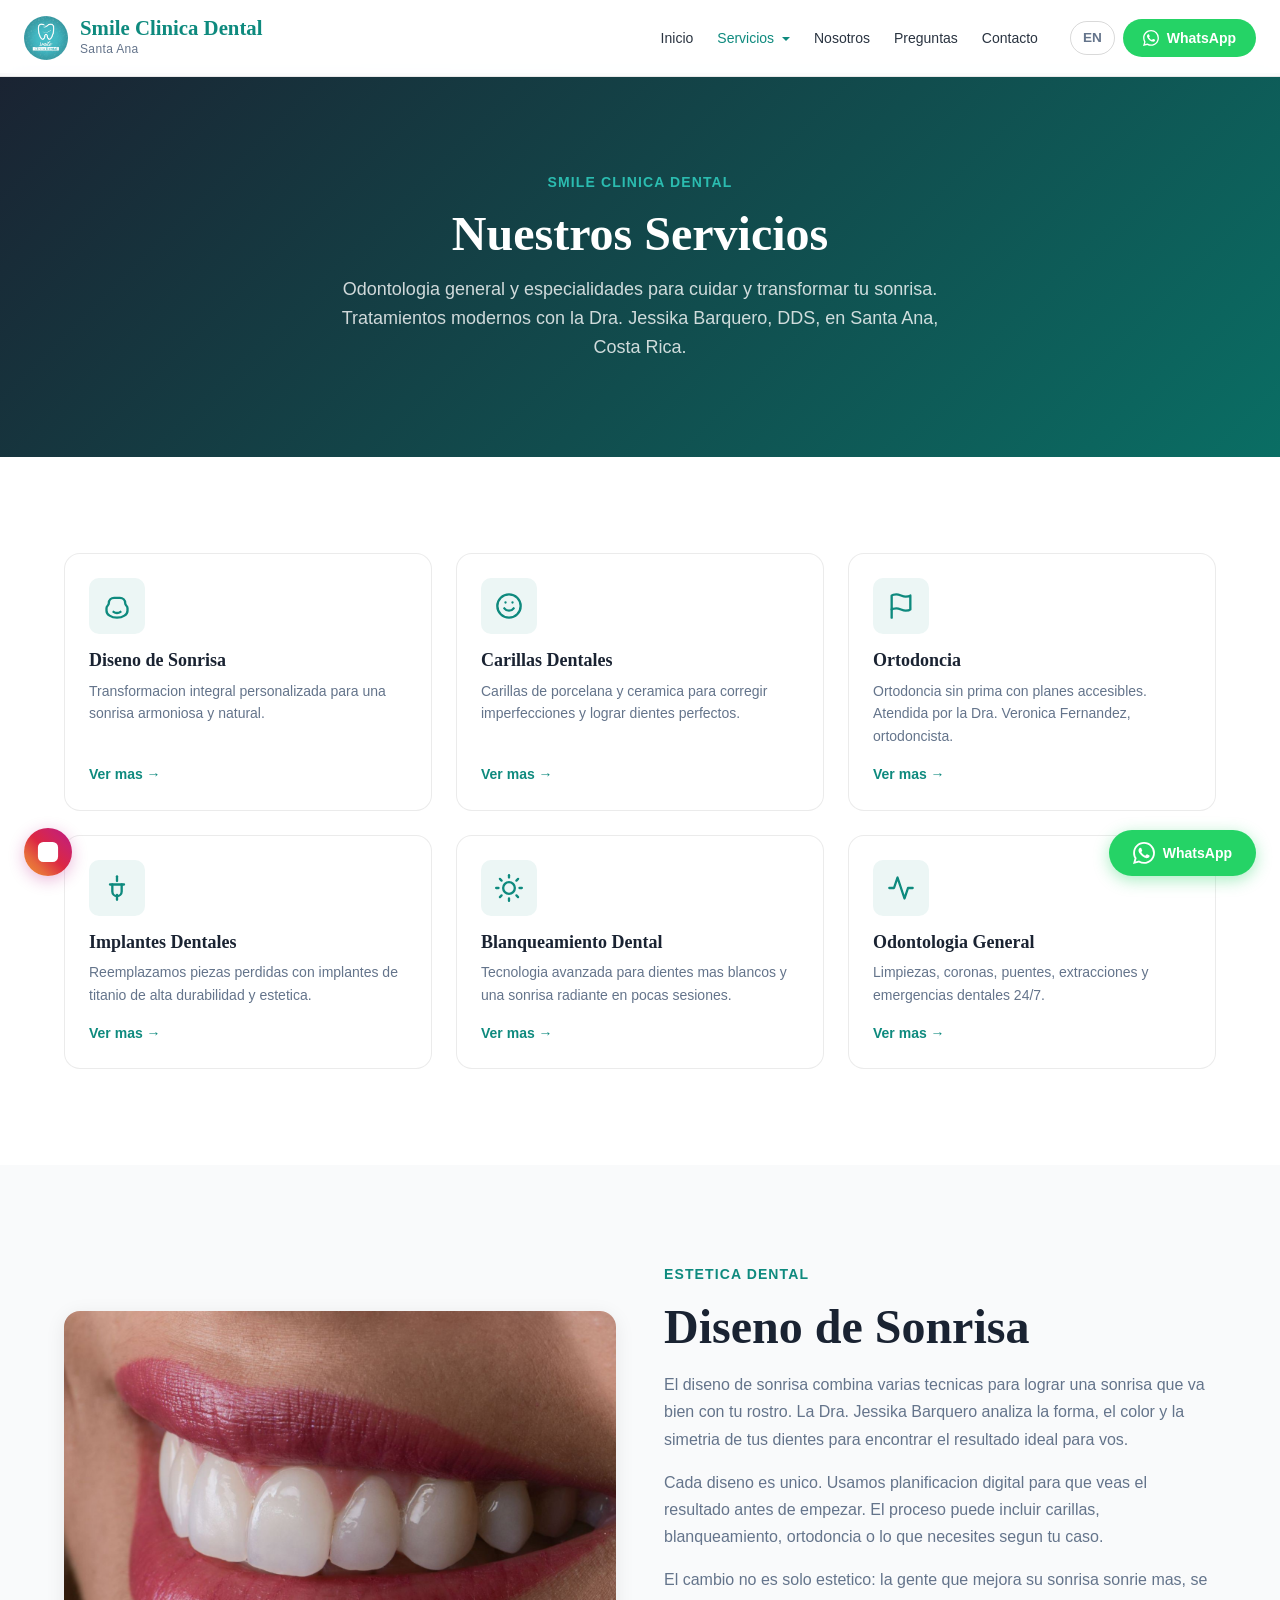
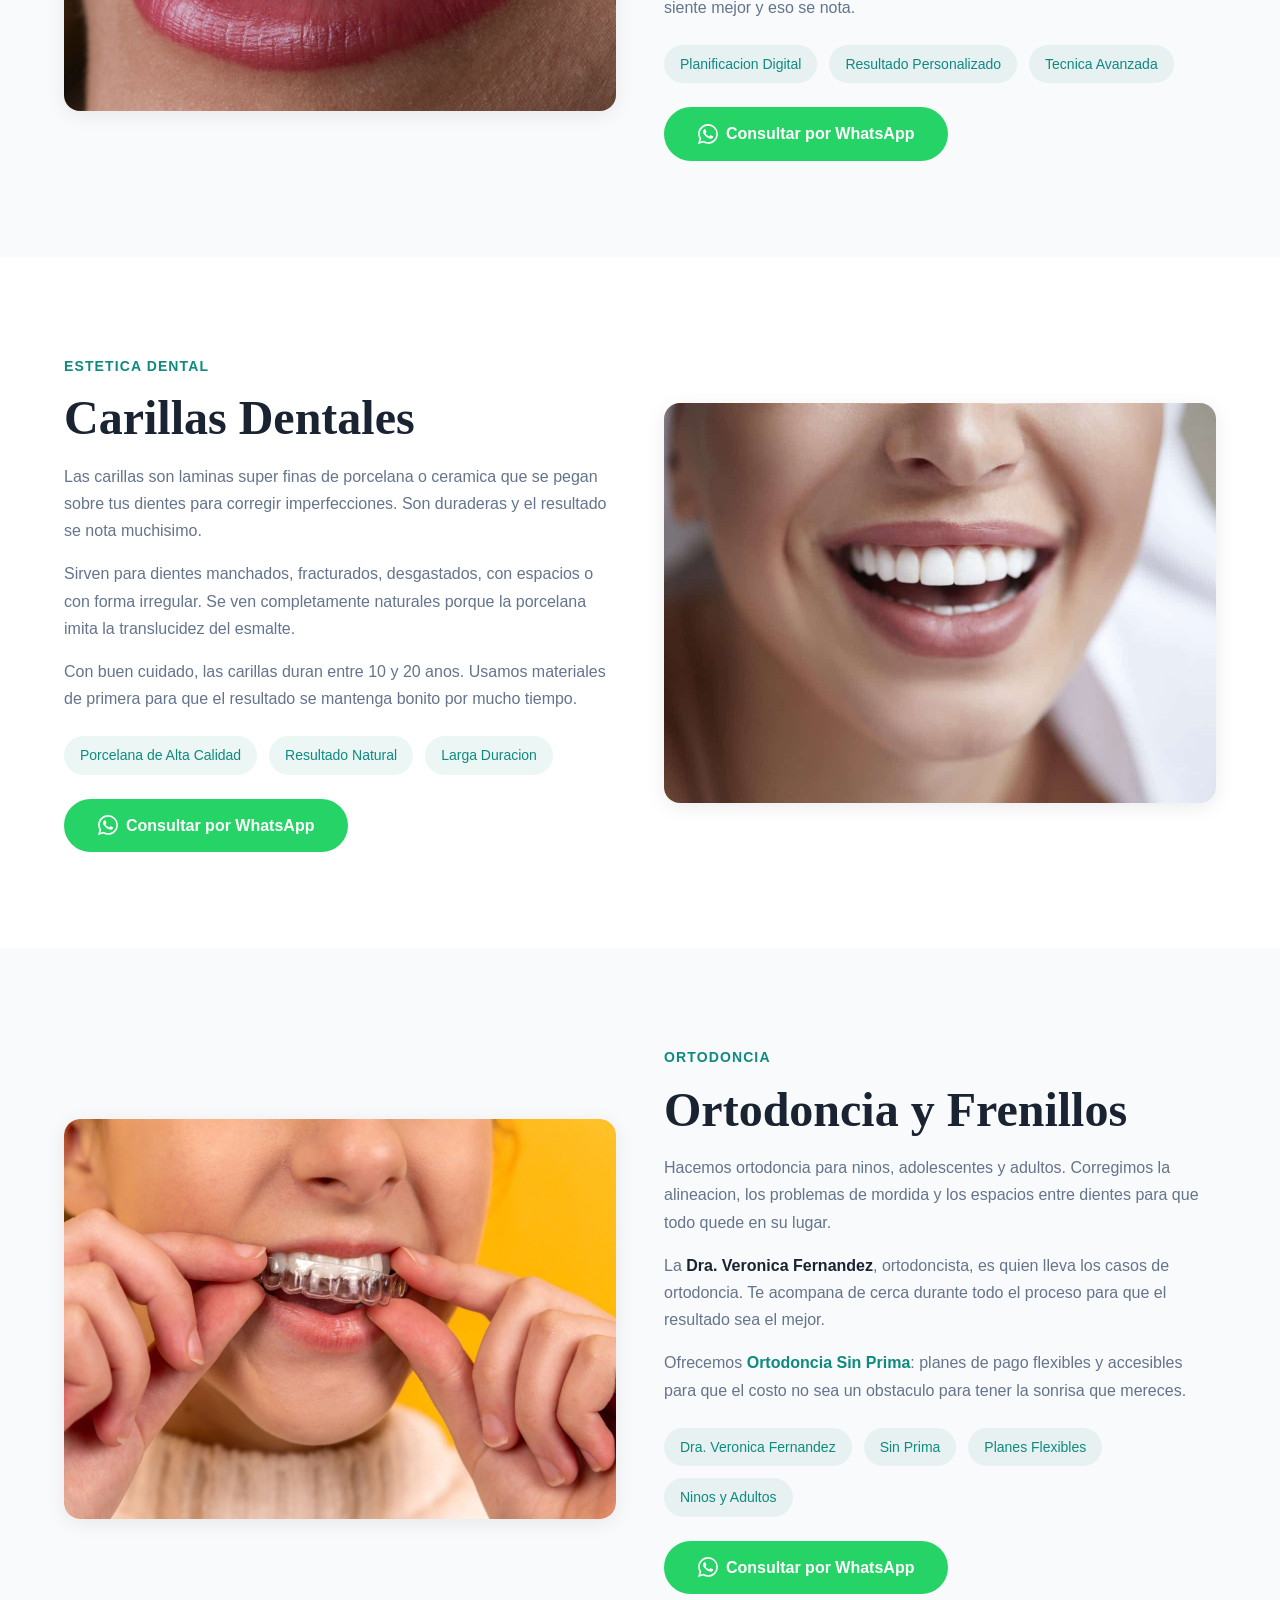
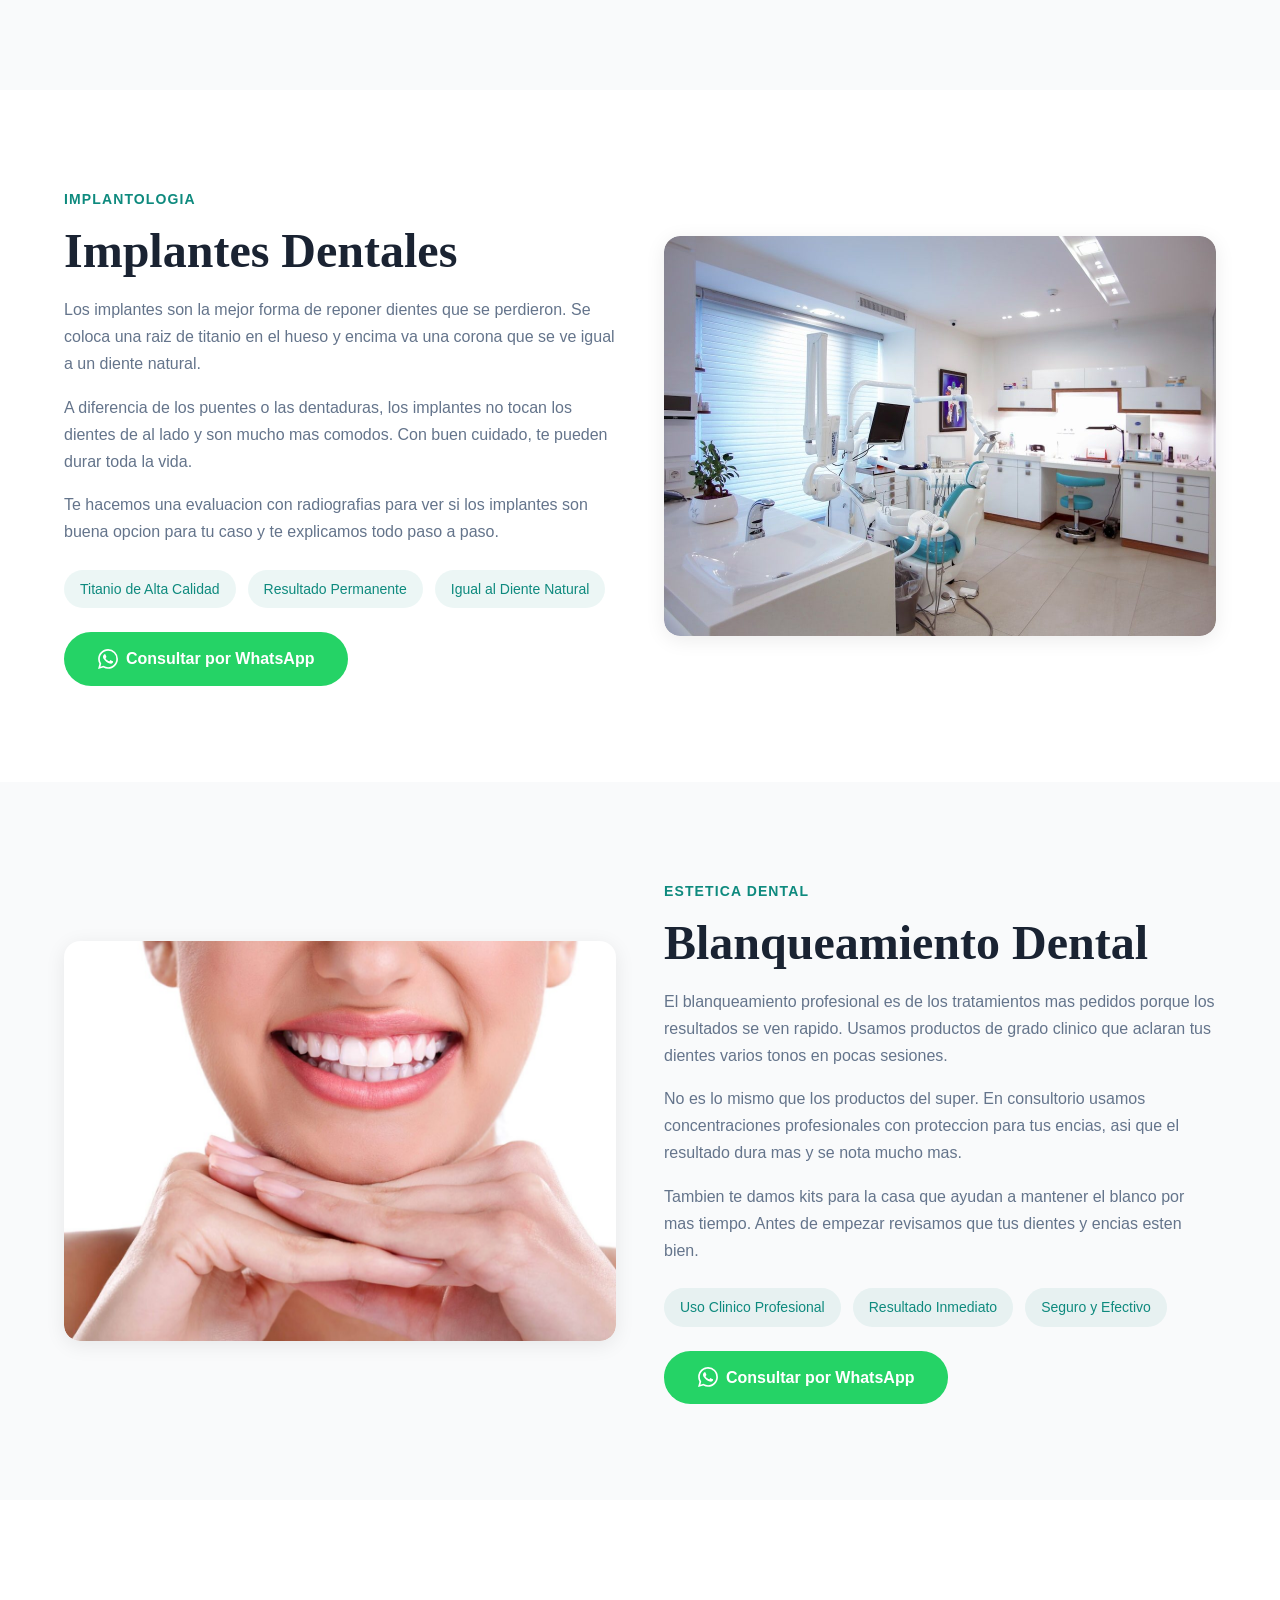
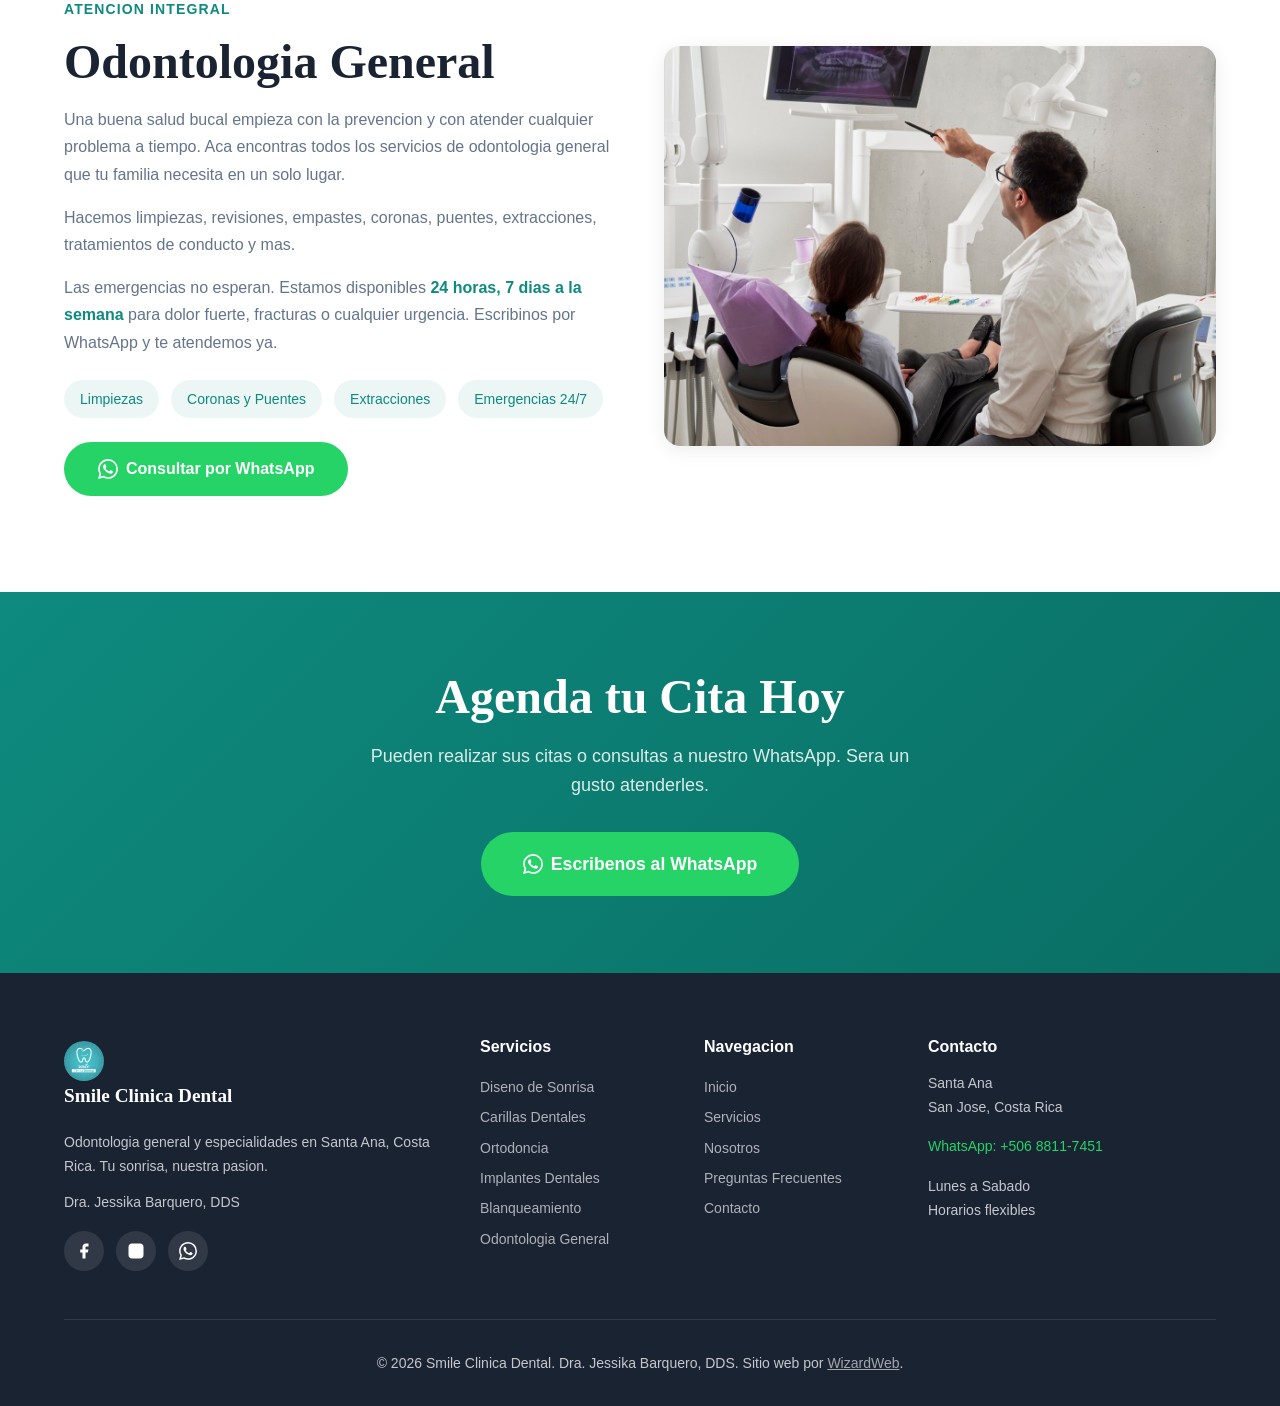
<file: servicios.html>
<!DOCTYPE html>
<html lang="es">
<head>
  <meta charset="UTF-8">
  <meta name="viewport" content="width=device-width, initial-scale=1.0">
  <title>Nuestros Servicios | Smile Clinica Dental | Dra. Jessika Barquero, DDS</title>
  <meta name="description" content="Servicios odontologicos en Santa Ana, Costa Rica. Diseno de sonrisa, carillas dentales, ortodoncia, implantes dentales, blanqueamiento y odontologia general. Dra. Jessika Barquero, DDS.">
  <meta name="keywords" content="diseno de sonrisa Costa Rica, carillas dentales Santa Ana, ortodoncia sin prima, implantes dentales Costa Rica, blanqueamiento dental, odontologia general Santa Ana, Dra Jessika Barquero">

  <!-- Open Graph -->
  <meta property="og:type" content="website">
  <meta property="og:title" content="Nuestros Servicios | Smile Clinica Dental | Dra. Jessika Barquero, DDS">
  <meta property="og:description" content="Diseno de sonrisa, carillas dentales, ortodoncia, implantes, blanqueamiento y odontologia general en Santa Ana, Costa Rica.">
  <meta property="og:image" content="https://drajessika.com/assets/images/hero-banner.jpg">
  <meta property="og:url" content="https://drajessika.com/servicios.html">
  <meta property="og:site_name" content="Smile Clinica Dental">
  <meta property="og:locale" content="es_CR">

  <!-- Twitter Card -->
  <meta name="twitter:card" content="summary_large_image">
  <meta name="twitter:title" content="Nuestros Servicios | Smile Clinica Dental">
  <meta name="twitter:description" content="Diseno de sonrisa, carillas, ortodoncia, implantes y blanqueamiento en Santa Ana, Costa Rica.">
  <meta name="twitter:image" content="https://drajessika.com/assets/images/hero-banner.jpg">

  <link rel="canonical" href="https://drajessika.com/servicios.html">
  <link rel="alternate" hreflang="es" href="https://drajessika.com/servicios.html">
  <link rel="alternate" hreflang="en" href="https://drajessika.com/en/services.html">
  <link rel="preconnect" href="https://api.fontshare.com" crossorigin>
  <link href="https://api.fontshare.com/v2/css?f[]=zodiak@400,500,700&f[]=satoshi@300,400,500,600,700&display=swap" rel="stylesheet" media="print" onload="this.media='all'">
  <noscript><link href="https://api.fontshare.com/v2/css?f[]=zodiak@400,500,700&f[]=satoshi@300,400,500,600,700&display=swap" rel="stylesheet"></noscript>
  <link rel="stylesheet" href="base.css">
  <link rel="stylesheet" href="style.css">

  <!-- JSON-LD Structured Data -->
  <script type="application/ld+json">
  {
    "@context": "https://schema.org",
    "@type": "Dentist",
    "name": "Smile Clinica Dental",
    "description": "Clinica dental con odontologia general y especialidades. Diseno de sonrisa, carillas dentales, ortodoncia, implantes y blanqueamiento dental.",
    "url": "https://drajessika.com",
    "telephone": "+50622827093",
    "image": "https://drajessika.com/assets/images/logo-square.jpg",
    "address": {
      "@type": "PostalAddress",
      "streetAddress": "Santa Ana",
      "addressLocality": "Santa Ana",
      "addressRegion": "San Jose",
      "addressCountry": "CR"
    },
    "hasOfferCatalog": {
      "@type": "OfferCatalog",
      "name": "Servicios Odontologicos",
      "itemListElement": [
        { "@type": "Offer", "itemOffered": { "@type": "Service", "name": "Diseno de Sonrisa" } },
        { "@type": "Offer", "itemOffered": { "@type": "Service", "name": "Carillas Dentales" } },
        { "@type": "Offer", "itemOffered": { "@type": "Service", "name": "Ortodoncia" } },
        { "@type": "Offer", "itemOffered": { "@type": "Service", "name": "Implantes Dentales" } },
        { "@type": "Offer", "itemOffered": { "@type": "Service", "name": "Blanqueamiento Dental" } },
        { "@type": "Offer", "itemOffered": { "@type": "Service", "name": "Odontologia General" } }
      ]
    }
  }
  </script>
</head>
<body>

  <!-- HEADER -->
  <header class="site-header" id="siteHeader" role="banner">
    <a href="index.html" class="header-logo" aria-label="Smile Clinica Dental - Inicio">
      <img src="./assets/images/logo-square.jpg" alt="Smile Clinica Dental logo" width="44" height="44">
      <div>
        <div class="logo-text">Smile Clinica Dental</div>
        <div class="logo-sub">Santa Ana</div>
      </div>
    </a>

    <button class="mobile-menu-btn" aria-label="Abrir menu de navegacion" aria-expanded="false" id="mobileMenuBtn">
      <span></span><span></span><span></span>
    </button>

    <nav class="header-nav" id="headerNav" aria-label="Navegacion principal">
      <ul class="nav-links" role="list">
        <li><a href="index.html">Inicio</a></li>
        <li class="nav-dropdown">
          <a href="servicios.html" style="color: var(--color-primary);" aria-haspopup="true" aria-expanded="false">Servicios <span class="nav-dropdown-arrow"></span></a>
          <ul class="nav-dropdown-menu" role="list">
            <li><a href="servicios.html#diseno-sonrisa">Diseno de Sonrisa</a></li>
            <li><a href="servicios.html#carillas">Carillas Dentales</a></li>
            <li><a href="servicios.html#ortodoncia">Ortodoncia</a></li>
            <li><a href="servicios.html#implantes">Implantes Dentales</a></li>
            <li><a href="servicios.html#blanqueamiento">Blanqueamiento</a></li>
            <li><a href="servicios.html#general">Odontologia General</a></li>
          </ul>
        </li>
        <li><a href="about.html">Nosotros</a></li>
        <li><a href="faq.html">Preguntas</a></li>
        <li><a href="contacto.html">Contacto</a></li>
      </ul>
      <div class="nav-buttons">
        <a href="en/services.html" class="nav-lang" style="font-size: 0.85rem; font-weight: 600; color: var(--color-text-muted); text-decoration: none; padding: 0.35rem 0.75rem; border: 1px solid rgba(0,0,0,0.15); border-radius: 999px;" onclick="localStorage.setItem('smile_lang','en')">EN</a>
        <a href="https://wa.me/50688117451?text=Hola%2C%20me%20gustar%C3%ADa%20agendar%20una%20cita" target="_blank" class="nav-cta nav-cta-whatsapp" aria-label="Contactar por WhatsApp">
          <svg viewBox="0 0 24 24"><path d="M17.472 14.382c-.297-.149-1.758-.867-2.03-.967-.273-.099-.471-.148-.67.15-.197.297-.767.966-.94 1.164-.173.199-.347.223-.644.075-.297-.15-1.255-.463-2.39-1.475-.883-.788-1.48-1.761-1.653-2.059-.173-.297-.018-.458.13-.606.134-.133.298-.347.446-.52.149-.174.198-.298.298-.497.099-.198.05-.371-.025-.52-.075-.149-.669-1.612-.916-2.207-.242-.579-.487-.5-.669-.51-.173-.008-.371-.01-.57-.01-.198 0-.52.074-.792.372-.272.297-1.04 1.016-1.04 2.479 0 1.462 1.065 2.875 1.213 3.074.149.198 2.096 3.2 5.077 4.487.709.306 1.262.489 1.694.625.712.227 1.36.195 1.871.118.571-.085 1.758-.719 2.006-1.413.248-.694.248-1.289.173-1.413-.074-.124-.272-.198-.57-.347m-5.421 7.403h-.004a9.87 9.87 0 01-5.031-1.378l-.361-.214-3.741.982.998-3.648-.235-.374a9.86 9.86 0 01-1.51-5.26c.001-5.45 4.436-9.884 9.888-9.884 2.64 0 5.122 1.03 6.988 2.898a9.825 9.825 0 012.893 6.994c-.003 5.45-4.437 9.884-9.885 9.884m8.413-18.297A11.815 11.815 0 0012.05 0C5.495 0 .16 5.335.157 11.892c0 2.096.547 4.142 1.588 5.945L.057 24l6.305-1.654a11.882 11.882 0 005.683 1.448h.005c6.554 0 11.89-5.335 11.893-11.893a11.821 11.821 0 00-3.48-8.413z"/></svg>
          WhatsApp
        </a>
      </div>
    </nav>
  </header>

  <!-- PAGE HERO -->
  <section class="page-hero" aria-label="Nuestros Servicios">
    <span class="section-label" style="color: var(--color-accent);">Smile Clinica Dental</span>
    <h1>Nuestros Servicios</h1>
    <p>Odontologia general y especialidades para cuidar y transformar tu sonrisa. Tratamientos modernos con la Dra. Jessika Barquero, DDS, en Santa Ana, Costa Rica.</p>
  </section>

  <!-- SERVICES NAV ANCHORS -->
  <section class="section section-light" aria-label="Mapa de servicios">
    <div class="container">
      <div class="services-grid">
        <a href="#diseno-sonrisa" class="service-card" style="text-decoration: none;">
          <div class="service-card-content">
            <div class="service-card-icon">
              <svg viewBox="0 0 24 24" fill="none" stroke="currentColor" stroke-width="2" stroke-linecap="round" stroke-linejoin="round"><path d="M12 22c-4.97 0-9-2.69-9-6v-2c0-.83.34-1.61.94-2.19C4.54 11.22 5 10.38 5 9.5 5 7.01 7.01 5 9.5 5h5C16.99 5 19 7.01 19 9.5c0 .88.46 1.72 1.06 2.31.6.58.94 1.36.94 2.19v2c0 3.31-4.03 6-9 6z"/><path d="M9 17c.85.63 1.885 1 3 1s2.15-.37 3-1"/></svg>
            </div>
            <h3>Diseno de Sonrisa</h3>
            <p>Transformacion integral personalizada para una sonrisa armoniosa y natural.</p>
            <span class="service-card-link">Ver mas &rarr;</span>
          </div>
        </a>
        <a href="#carillas" class="service-card" style="text-decoration: none;">
          <div class="service-card-content">
            <div class="service-card-icon">
              <svg viewBox="0 0 24 24" fill="none" stroke="currentColor" stroke-width="2" stroke-linecap="round" stroke-linejoin="round"><path d="M12 2C6.48 2 2 6.48 2 12s4.48 10 10 10 10-4.48 10-10S17.52 2 12 2z"/><path d="M8 14s1.5 2 4 2 4-2 4-2"/><line x1="9" y1="9" x2="9.01" y2="9"/><line x1="15" y1="9" x2="15.01" y2="9"/></svg>
            </div>
            <h3>Carillas Dentales</h3>
            <p>Carillas de porcelana y ceramica para corregir imperfecciones y lograr dientes perfectos.</p>
            <span class="service-card-link">Ver mas &rarr;</span>
          </div>
        </a>
        <a href="#ortodoncia" class="service-card" style="text-decoration: none;">
          <div class="service-card-content">
            <div class="service-card-icon">
              <svg viewBox="0 0 24 24" fill="none" stroke="currentColor" stroke-width="2" stroke-linecap="round" stroke-linejoin="round"><path d="M4 15s1-1 4-1 5 2 8 2 4-1 4-1V3s-1 1-4 1-5-2-8-2-4 1-4 1z"/><line x1="4" y1="22" x2="4" y2="15"/></svg>
            </div>
            <h3>Ortodoncia</h3>
            <p>Ortodoncia sin prima con planes accesibles. Atendida por la Dra. Veronica Fernandez, ortodoncista.</p>
            <span class="service-card-link">Ver mas &rarr;</span>
          </div>
        </a>
        <a href="#implantes" class="service-card" style="text-decoration: none;">
          <div class="service-card-content">
            <div class="service-card-icon">
              <svg viewBox="0 0 24 24" fill="none" stroke="currentColor" stroke-width="2" stroke-linecap="round" stroke-linejoin="round"><line x1="12" y1="2" x2="12" y2="6"/><line x1="12" y1="18" x2="12" y2="22"/><line x1="6" y1="9" x2="18" y2="9"/><path d="M8 9v6a4 4 0 0 0 8 0V9"/></svg>
            </div>
            <h3>Implantes Dentales</h3>
            <p>Reemplazamos piezas perdidas con implantes de titanio de alta durabilidad y estetica.</p>
            <span class="service-card-link">Ver mas &rarr;</span>
          </div>
        </a>
        <a href="#blanqueamiento" class="service-card" style="text-decoration: none;">
          <div class="service-card-content">
            <div class="service-card-icon">
              <svg viewBox="0 0 24 24" fill="none" stroke="currentColor" stroke-width="2" stroke-linecap="round" stroke-linejoin="round"><circle cx="12" cy="12" r="5"/><line x1="12" y1="1" x2="12" y2="3"/><line x1="12" y1="21" x2="12" y2="23"/><line x1="4.22" y1="4.22" x2="5.64" y2="5.64"/><line x1="18.36" y1="18.36" x2="19.78" y2="19.78"/><line x1="1" y1="12" x2="3" y2="12"/><line x1="21" y1="12" x2="23" y2="12"/><line x1="4.22" y1="19.78" x2="5.64" y2="18.36"/><line x1="18.36" y1="5.64" x2="19.78" y2="4.22"/></svg>
            </div>
            <h3>Blanqueamiento Dental</h3>
            <p>Tecnologia avanzada para dientes mas blancos y una sonrisa radiante en pocas sesiones.</p>
            <span class="service-card-link">Ver mas &rarr;</span>
          </div>
        </a>
        <a href="#general" class="service-card" style="text-decoration: none;">
          <div class="service-card-content">
            <div class="service-card-icon">
              <svg viewBox="0 0 24 24" fill="none" stroke="currentColor" stroke-width="2" stroke-linecap="round" stroke-linejoin="round"><path d="M22 12h-4l-3 9L9 3l-3 9H2"/></svg>
            </div>
            <h3>Odontologia General</h3>
            <p>Limpiezas, coronas, puentes, extracciones y emergencias dentales 24/7.</p>
            <span class="service-card-link">Ver mas &rarr;</span>
          </div>
        </a>
      </div>
    </div>
  </section>

  <!-- SERVICE 1: DISENO DE SONRISA -->
  <section class="section" id="diseno-sonrisa" aria-label="Diseno de Sonrisa">
    <div class="container">
      <div class="service-detail-grid">
        <div class="service-detail-image">
          <img src="./assets/images/hero-smile.jpg" alt="Diseno de sonrisa - Smile Clinica Dental" width="700" height="400" loading="lazy" decoding="async">
        </div>
        <div>
          <span class="section-label">Estetica Dental</span>
          <h2 style="font-size: var(--text-2xl); font-weight: 700; color: var(--color-dark); margin-bottom: var(--space-4);">Diseno de Sonrisa</h2>
          <p style="color: var(--color-text-muted); line-height: 1.7; margin-bottom: var(--space-4);">El diseno de sonrisa combina varias tecnicas para lograr una sonrisa que va bien con tu rostro. La Dra. Jessika Barquero analiza la forma, el color y la simetria de tus dientes para encontrar el resultado ideal para vos.</p>
          <p style="color: var(--color-text-muted); line-height: 1.7; margin-bottom: var(--space-4);">Cada diseno es unico. Usamos planificacion digital para que veas el resultado antes de empezar. El proceso puede incluir carillas, blanqueamiento, ortodoncia o lo que necesites segun tu caso.</p>
          <p style="color: var(--color-text-muted); line-height: 1.7; margin-bottom: var(--space-6);">El cambio no es solo estetico: la gente que mejora su sonrisa sonrie mas, se siente mejor y eso se nota.</p>
          <div style="display: flex; flex-wrap: wrap; gap: var(--space-3); margin-bottom: var(--space-6);">
            <span class="credential-badge">Planificacion Digital</span>
            <span class="credential-badge">Resultado Personalizado</span>
            <span class="credential-badge">Tecnica Avanzada</span>
          </div>
          <a href="https://wa.me/50688117451?text=Hola%2C%20me%20gustar%C3%ADa%20agendar%20una%20consulta%20para%20Diseno%20de%20Sonrisa" target="_blank" class="btn btn-whatsapp">
            <svg viewBox="0 0 24 24"><path d="M17.472 14.382c-.297-.149-1.758-.867-2.03-.967-.273-.099-.471-.148-.67.15-.197.297-.767.966-.94 1.164-.173.199-.347.223-.644.075-.297-.15-1.255-.463-2.39-1.475-.883-.788-1.48-1.761-1.653-2.059-.173-.297-.018-.458.13-.606.134-.133.298-.347.446-.52.149-.174.198-.298.298-.497.099-.198.05-.371-.025-.52-.075-.149-.669-1.612-.916-2.207-.242-.579-.487-.5-.669-.51-.173-.008-.371-.01-.57-.01-.198 0-.52.074-.792.372-.272.297-1.04 1.016-1.04 2.479 0 1.462 1.065 2.875 1.213 3.074.149.198 2.096 3.2 5.077 4.487.709.306 1.262.489 1.694.625.712.227 1.36.195 1.871.118.571-.085 1.758-.719 2.006-1.413.248-.694.248-1.289.173-1.413-.074-.124-.272-.198-.57-.347m-5.421 7.403h-.004a9.87 9.87 0 01-5.031-1.378l-.361-.214-3.741.982.998-3.648-.235-.374a9.86 9.86 0 01-1.51-5.26c.001-5.45 4.436-9.884 9.888-9.884 2.64 0 5.122 1.03 6.988 2.898a9.825 9.825 0 012.893 6.994c-.003 5.45-4.437 9.884-9.885 9.884m8.413-18.297A11.815 11.815 0 0012.05 0C5.495 0 .16 5.335.157 11.892c0 2.096.547 4.142 1.588 5.945L.057 24l6.305-1.654a11.882 11.882 0 005.683 1.448h.005c6.554 0 11.89-5.335 11.893-11.893a11.821 11.821 0 00-3.48-8.413z"/></svg>
            Consultar por WhatsApp
          </a>
        </div>
      </div>
    </div>
  </section>

  <!-- SERVICE 2: CARILLAS DENTALES -->
  <section class="section section-light" id="carillas" aria-label="Carillas Dentales">
    <div class="container">
      <div class="service-detail-grid reverse">
        <div class="service-detail-image">
          <img src="./assets/images/veneers.jpg" alt="Carillas dentales de porcelana - Smile Clinica Dental" width="700" height="400" loading="lazy" decoding="async">
        </div>
        <div>
          <span class="section-label">Estetica Dental</span>
          <h2 style="font-size: var(--text-2xl); font-weight: 700; color: var(--color-dark); margin-bottom: var(--space-4);">Carillas Dentales</h2>
          <p style="color: var(--color-text-muted); line-height: 1.7; margin-bottom: var(--space-4);">Las carillas son laminas super finas de porcelana o ceramica que se pegan sobre tus dientes para corregir imperfecciones. Son duraderas y el resultado se nota muchisimo.</p>
          <p style="color: var(--color-text-muted); line-height: 1.7; margin-bottom: var(--space-4);">Sirven para dientes manchados, fracturados, desgastados, con espacios o con forma irregular. Se ven completamente naturales porque la porcelana imita la translucidez del esmalte.</p>
          <p style="color: var(--color-text-muted); line-height: 1.7; margin-bottom: var(--space-6);">Con buen cuidado, las carillas duran entre 10 y 20 anos. Usamos materiales de primera para que el resultado se mantenga bonito por mucho tiempo.</p>
          <div style="display: flex; flex-wrap: wrap; gap: var(--space-3); margin-bottom: var(--space-6);">
            <span class="credential-badge">Porcelana de Alta Calidad</span>
            <span class="credential-badge">Resultado Natural</span>
            <span class="credential-badge">Larga Duracion</span>
          </div>
          <a href="https://wa.me/50688117451?text=Hola%2C%20me%20gustar%C3%ADa%20agendar%20una%20consulta%20para%20Carillas%20Dentales" target="_blank" class="btn btn-whatsapp">
            <svg viewBox="0 0 24 24"><path d="M17.472 14.382c-.297-.149-1.758-.867-2.03-.967-.273-.099-.471-.148-.67.15-.197.297-.767.966-.94 1.164-.173.199-.347.223-.644.075-.297-.15-1.255-.463-2.39-1.475-.883-.788-1.48-1.761-1.653-2.059-.173-.297-.018-.458.13-.606.134-.133.298-.347.446-.52.149-.174.198-.298.298-.497.099-.198.05-.371-.025-.52-.075-.149-.669-1.612-.916-2.207-.242-.579-.487-.5-.669-.51-.173-.008-.371-.01-.57-.01-.198 0-.52.074-.792.372-.272.297-1.04 1.016-1.04 2.479 0 1.462 1.065 2.875 1.213 3.074.149.198 2.096 3.2 5.077 4.487.709.306 1.262.489 1.694.625.712.227 1.36.195 1.871.118.571-.085 1.758-.719 2.006-1.413.248-.694.248-1.289.173-1.413-.074-.124-.272-.198-.57-.347m-5.421 7.403h-.004a9.87 9.87 0 01-5.031-1.378l-.361-.214-3.741.982.998-3.648-.235-.374a9.86 9.86 0 01-1.51-5.26c.001-5.45 4.436-9.884 9.888-9.884 2.64 0 5.122 1.03 6.988 2.898a9.825 9.825 0 012.893 6.994c-.003 5.45-4.437 9.884-9.885 9.884m8.413-18.297A11.815 11.815 0 0012.05 0C5.495 0 .16 5.335.157 11.892c0 2.096.547 4.142 1.588 5.945L.057 24l6.305-1.654a11.882 11.882 0 005.683 1.448h.005c6.554 0 11.89-5.335 11.893-11.893a11.821 11.821 0 00-3.48-8.413z"/></svg>
            Consultar por WhatsApp
          </a>
        </div>
      </div>
    </div>
  </section>

  <!-- SERVICE 3: ORTODONCIA -->
  <section class="section" id="ortodoncia" aria-label="Ortodoncia">
    <div class="container">
      <div class="service-detail-grid">
        <div class="service-detail-image">
          <img src="./assets/images/blanqueamiento2.jpg" alt="Ortodoncia con alineadores transparentes - Smile Clinica Dental" width="700" height="400" loading="lazy" decoding="async" style="object-fit: cover; border-radius: var(--radius-lg);">
        </div>
        <div>
          <span class="section-label">Ortodoncia</span>
          <h2 style="font-size: var(--text-2xl); font-weight: 700; color: var(--color-dark); margin-bottom: var(--space-4);">Ortodoncia y Frenillos</h2>
          <p style="color: var(--color-text-muted); line-height: 1.7; margin-bottom: var(--space-4);">Hacemos ortodoncia para ninos, adolescentes y adultos. Corregimos la alineacion, los problemas de mordida y los espacios entre dientes para que todo quede en su lugar.</p>
          <p style="color: var(--color-text-muted); line-height: 1.7; margin-bottom: var(--space-4);">La <strong style="color: var(--color-dark);">Dra. Veronica Fernandez</strong>, ortodoncista, es quien lleva los casos de ortodoncia. Te acompana de cerca durante todo el proceso para que el resultado sea el mejor.</p>
          <p style="color: var(--color-text-muted); line-height: 1.7; margin-bottom: var(--space-6);">Ofrecemos <strong style="color: var(--color-primary);">Ortodoncia Sin Prima</strong>: planes de pago flexibles y accesibles para que el costo no sea un obstaculo para tener la sonrisa que mereces.</p>
          <div style="display: flex; flex-wrap: wrap; gap: var(--space-3); margin-bottom: var(--space-6);">
            <span class="credential-badge">Dra. Veronica Fernandez</span>
            <span class="credential-badge">Sin Prima</span>
            <span class="credential-badge">Planes Flexibles</span>
            <span class="credential-badge">Ninos y Adultos</span>
          </div>
          <a href="https://wa.me/50688117451?text=Hola%2C%20me%20gustar%C3%ADa%20agendar%20una%20consulta%20para%20Ortodoncia" target="_blank" class="btn btn-whatsapp">
            <svg viewBox="0 0 24 24"><path d="M17.472 14.382c-.297-.149-1.758-.867-2.03-.967-.273-.099-.471-.148-.67.15-.197.297-.767.966-.94 1.164-.173.199-.347.223-.644.075-.297-.15-1.255-.463-2.39-1.475-.883-.788-1.48-1.761-1.653-2.059-.173-.297-.018-.458.13-.606.134-.133.298-.347.446-.52.149-.174.198-.298.298-.497.099-.198.05-.371-.025-.52-.075-.149-.669-1.612-.916-2.207-.242-.579-.487-.5-.669-.51-.173-.008-.371-.01-.57-.01-.198 0-.52.074-.792.372-.272.297-1.04 1.016-1.04 2.479 0 1.462 1.065 2.875 1.213 3.074.149.198 2.096 3.2 5.077 4.487.709.306 1.262.489 1.694.625.712.227 1.36.195 1.871.118.571-.085 1.758-.719 2.006-1.413.248-.694.248-1.289.173-1.413-.074-.124-.272-.198-.57-.347m-5.421 7.403h-.004a9.87 9.87 0 01-5.031-1.378l-.361-.214-3.741.982.998-3.648-.235-.374a9.86 9.86 0 01-1.51-5.26c.001-5.45 4.436-9.884 9.888-9.884 2.64 0 5.122 1.03 6.988 2.898a9.825 9.825 0 012.893 6.994c-.003 5.45-4.437 9.884-9.885 9.884m8.413-18.297A11.815 11.815 0 0012.05 0C5.495 0 .16 5.335.157 11.892c0 2.096.547 4.142 1.588 5.945L.057 24l6.305-1.654a11.882 11.882 0 005.683 1.448h.005c6.554 0 11.89-5.335 11.893-11.893a11.821 11.821 0 00-3.48-8.413z"/></svg>
            Consultar por WhatsApp
          </a>
        </div>
      </div>
    </div>
  </section>

  <!-- SERVICE 4: IMPLANTES DENTALES -->
  <section class="section section-light" id="implantes" aria-label="Implantes Dentales">
    <div class="container">
      <div class="service-detail-grid reverse">
        <div class="service-detail-image">
          <img src="./assets/images/implantes.jpg" alt="Implantes dentales modernos - Smile Clinica Dental" width="700" height="400" loading="lazy" decoding="async" style="object-fit: cover; border-radius: var(--radius-lg);">
        </div>
        <div>
          <span class="section-label">Implantologia</span>
          <h2 style="font-size: var(--text-2xl); font-weight: 700; color: var(--color-dark); margin-bottom: var(--space-4);">Implantes Dentales</h2>
          <p style="color: var(--color-text-muted); line-height: 1.7; margin-bottom: var(--space-4);">Los implantes son la mejor forma de reponer dientes que se perdieron. Se coloca una raiz de titanio en el hueso y encima va una corona que se ve igual a un diente natural.</p>
          <p style="color: var(--color-text-muted); line-height: 1.7; margin-bottom: var(--space-4);">A diferencia de los puentes o las dentaduras, los implantes no tocan los dientes de al lado y son mucho mas comodos. Con buen cuidado, te pueden durar toda la vida.</p>
          <p style="color: var(--color-text-muted); line-height: 1.7; margin-bottom: var(--space-6);">Te hacemos una evaluacion con radiografias para ver si los implantes son buena opcion para tu caso y te explicamos todo paso a paso.</p>
          <div style="display: flex; flex-wrap: wrap; gap: var(--space-3); margin-bottom: var(--space-6);">
            <span class="credential-badge">Titanio de Alta Calidad</span>
            <span class="credential-badge">Resultado Permanente</span>
            <span class="credential-badge">Igual al Diente Natural</span>
          </div>
          <a href="https://wa.me/50688117451?text=Hola%2C%20me%20gustar%C3%ADa%20agendar%20una%20consulta%20para%20Implantes%20Dentales" target="_blank" class="btn btn-whatsapp">
            <svg viewBox="0 0 24 24"><path d="M17.472 14.382c-.297-.149-1.758-.867-2.03-.967-.273-.099-.471-.148-.67.15-.197.297-.767.966-.94 1.164-.173.199-.347.223-.644.075-.297-.15-1.255-.463-2.39-1.475-.883-.788-1.48-1.761-1.653-2.059-.173-.297-.018-.458.13-.606.134-.133.298-.347.446-.52.149-.174.198-.298.298-.497.099-.198.05-.371-.025-.52-.075-.149-.669-1.612-.916-2.207-.242-.579-.487-.5-.669-.51-.173-.008-.371-.01-.57-.01-.198 0-.52.074-.792.372-.272.297-1.04 1.016-1.04 2.479 0 1.462 1.065 2.875 1.213 3.074.149.198 2.096 3.2 5.077 4.487.709.306 1.262.489 1.694.625.712.227 1.36.195 1.871.118.571-.085 1.758-.719 2.006-1.413.248-.694.248-1.289.173-1.413-.074-.124-.272-.198-.57-.347m-5.421 7.403h-.004a9.87 9.87 0 01-5.031-1.378l-.361-.214-3.741.982.998-3.648-.235-.374a9.86 9.86 0 01-1.51-5.26c.001-5.45 4.436-9.884 9.888-9.884 2.64 0 5.122 1.03 6.988 2.898a9.825 9.825 0 012.893 6.994c-.003 5.45-4.437 9.884-9.885 9.884m8.413-18.297A11.815 11.815 0 0012.05 0C5.495 0 .16 5.335.157 11.892c0 2.096.547 4.142 1.588 5.945L.057 24l6.305-1.654a11.882 11.882 0 005.683 1.448h.005c6.554 0 11.89-5.335 11.893-11.893a11.821 11.821 0 00-3.48-8.413z"/></svg>
            Consultar por WhatsApp
          </a>
        </div>
      </div>
    </div>
  </section>

  <!-- SERVICE 5: BLANQUEAMIENTO DENTAL -->
  <section class="section" id="blanqueamiento" aria-label="Blanqueamiento Dental">
    <div class="container">
      <div class="service-detail-grid">
        <div class="service-detail-image">
          <img src="./assets/images/blanqueamiento-final.jpg" alt="Blanqueamiento dental profesional - sonrisa blanca radiante" width="700" height="400" loading="lazy" decoding="async" style="object-fit: cover; border-radius: var(--radius-lg);">
        </div>
        <div>
          <span class="section-label">Estetica Dental</span>
          <h2 style="font-size: var(--text-2xl); font-weight: 700; color: var(--color-dark); margin-bottom: var(--space-4);">Blanqueamiento Dental</h2>
          <p style="color: var(--color-text-muted); line-height: 1.7; margin-bottom: var(--space-4);">El blanqueamiento profesional es de los tratamientos mas pedidos porque los resultados se ven rapido. Usamos productos de grado clinico que aclaran tus dientes varios tonos en pocas sesiones.</p>
          <p style="color: var(--color-text-muted); line-height: 1.7; margin-bottom: var(--space-4);">No es lo mismo que los productos del super. En consultorio usamos concentraciones profesionales con proteccion para tus encias, asi que el resultado dura mas y se nota mucho mas.</p>
          <p style="color: var(--color-text-muted); line-height: 1.7; margin-bottom: var(--space-6);">Tambien te damos kits para la casa que ayudan a mantener el blanco por mas tiempo. Antes de empezar revisamos que tus dientes y encias esten bien.</p>
          <div style="display: flex; flex-wrap: wrap; gap: var(--space-3); margin-bottom: var(--space-6);">
            <span class="credential-badge">Uso Clinico Profesional</span>
            <span class="credential-badge">Resultado Inmediato</span>
            <span class="credential-badge">Seguro y Efectivo</span>
          </div>
          <a href="https://wa.me/50688117451?text=Hola%2C%20me%20gustar%C3%ADa%20agendar%20una%20consulta%20para%20Blanqueamiento%20Dental" target="_blank" class="btn btn-whatsapp">
            <svg viewBox="0 0 24 24"><path d="M17.472 14.382c-.297-.149-1.758-.867-2.03-.967-.273-.099-.471-.148-.67.15-.197.297-.767.966-.94 1.164-.173.199-.347.223-.644.075-.297-.15-1.255-.463-2.39-1.475-.883-.788-1.48-1.761-1.653-2.059-.173-.297-.018-.458.13-.606.134-.133.298-.347.446-.52.149-.174.198-.298.298-.497.099-.198.05-.371-.025-.52-.075-.149-.669-1.612-.916-2.207-.242-.579-.487-.5-.669-.51-.173-.008-.371-.01-.57-.01-.198 0-.52.074-.792.372-.272.297-1.04 1.016-1.04 2.479 0 1.462 1.065 2.875 1.213 3.074.149.198 2.096 3.2 5.077 4.487.709.306 1.262.489 1.694.625.712.227 1.36.195 1.871.118.571-.085 1.758-.719 2.006-1.413.248-.694.248-1.289.173-1.413-.074-.124-.272-.198-.57-.347m-5.421 7.403h-.004a9.87 9.87 0 01-5.031-1.378l-.361-.214-3.741.982.998-3.648-.235-.374a9.86 9.86 0 01-1.51-5.26c.001-5.45 4.436-9.884 9.888-9.884 2.64 0 5.122 1.03 6.988 2.898a9.825 9.825 0 012.893 6.994c-.003 5.45-4.437 9.884-9.885 9.884m8.413-18.297A11.815 11.815 0 0012.05 0C5.495 0 .16 5.335.157 11.892c0 2.096.547 4.142 1.588 5.945L.057 24l6.305-1.654a11.882 11.882 0 005.683 1.448h.005c6.554 0 11.89-5.335 11.893-11.893a11.821 11.821 0 00-3.48-8.413z"/></svg>
            Consultar por WhatsApp
          </a>
        </div>
      </div>
    </div>
  </section>

  <!-- SERVICE 6: ODONTOLOGIA GENERAL -->
  <section class="section section-light" id="general" aria-label="Odontologia General">
    <div class="container">
      <div class="service-detail-grid reverse">
        <div class="service-detail-image">
          <img src="./assets/images/consultation.jpg" alt="Consulta de odontologia general - Smile Clinica Dental" width="700" height="400" loading="lazy" decoding="async">
        </div>
        <div>
          <span class="section-label">Atencion Integral</span>
          <h2 style="font-size: var(--text-2xl); font-weight: 700; color: var(--color-dark); margin-bottom: var(--space-4);">Odontologia General</h2>
          <p style="color: var(--color-text-muted); line-height: 1.7; margin-bottom: var(--space-4);">Una buena salud bucal empieza con la prevencion y con atender cualquier problema a tiempo. Aca encontras todos los servicios de odontologia general que tu familia necesita en un solo lugar.</p>
          <p style="color: var(--color-text-muted); line-height: 1.7; margin-bottom: var(--space-4);">Hacemos limpiezas, revisiones, empastes, coronas, puentes, extracciones, tratamientos de conducto y mas.</p>
          <p style="color: var(--color-text-muted); line-height: 1.7; margin-bottom: var(--space-6);">Las emergencias no esperan. Estamos disponibles <strong style="color: var(--color-primary);">24 horas, 7 dias a la semana</strong> para dolor fuerte, fracturas o cualquier urgencia. Escribinos por WhatsApp y te atendemos ya.</p>
          <div style="display: flex; flex-wrap: wrap; gap: var(--space-3); margin-bottom: var(--space-6);">
            <span class="credential-badge">Limpiezas</span>
            <span class="credential-badge">Coronas y Puentes</span>
            <span class="credential-badge">Extracciones</span>
            <span class="credential-badge">Emergencias 24/7</span>
          </div>
          <a href="https://wa.me/50688117451?text=Hola%2C%20me%20gustar%C3%ADa%20agendar%20una%20cita%20para%20Odontologia%20General" target="_blank" class="btn btn-whatsapp">
            <svg viewBox="0 0 24 24"><path d="M17.472 14.382c-.297-.149-1.758-.867-2.03-.967-.273-.099-.471-.148-.67.15-.197.297-.767.966-.94 1.164-.173.199-.347.223-.644.075-.297-.15-1.255-.463-2.39-1.475-.883-.788-1.48-1.761-1.653-2.059-.173-.297-.018-.458.13-.606.134-.133.298-.347.446-.52.149-.174.198-.298.298-.497.099-.198.05-.371-.025-.52-.075-.149-.669-1.612-.916-2.207-.242-.579-.487-.5-.669-.51-.173-.008-.371-.01-.57-.01-.198 0-.52.074-.792.372-.272.297-1.04 1.016-1.04 2.479 0 1.462 1.065 2.875 1.213 3.074.149.198 2.096 3.2 5.077 4.487.709.306 1.262.489 1.694.625.712.227 1.36.195 1.871.118.571-.085 1.758-.719 2.006-1.413.248-.694.248-1.289.173-1.413-.074-.124-.272-.198-.57-.347m-5.421 7.403h-.004a9.87 9.87 0 01-5.031-1.378l-.361-.214-3.741.982.998-3.648-.235-.374a9.86 9.86 0 01-1.51-5.26c.001-5.45 4.436-9.884 9.888-9.884 2.64 0 5.122 1.03 6.988 2.898a9.825 9.825 0 012.893 6.994c-.003 5.45-4.437 9.884-9.885 9.884m8.413-18.297A11.815 11.815 0 0012.05 0C5.495 0 .16 5.335.157 11.892c0 2.096.547 4.142 1.588 5.945L.057 24l6.305-1.654a11.882 11.882 0 005.683 1.448h.005c6.554 0 11.89-5.335 11.893-11.893a11.821 11.821 0 00-3.48-8.413z"/></svg>
            Consultar por WhatsApp
          </a>
        </div>
      </div>
    </div>
  </section>

  <!-- CTA BANNER -->
  <section class="cta-banner" aria-label="Llamada a la accion">
    <div class="container">
      <h2>Agenda tu Cita Hoy</h2>
      <p>Pueden realizar sus citas o consultas a nuestro WhatsApp. Sera un gusto atenderles.</p>
      <a href="https://wa.me/50688117451?text=Hola%2C%20me%20gustar%C3%ADa%20agendar%20una%20cita" target="_blank" class="btn btn-whatsapp" style="font-size: 1.1rem; padding: var(--space-4) var(--space-10);">
        <svg viewBox="0 0 24 24"><path d="M17.472 14.382c-.297-.149-1.758-.867-2.03-.967-.273-.099-.471-.148-.67.15-.197.297-.767.966-.94 1.164-.173.199-.347.223-.644.075-.297-.15-1.255-.463-2.39-1.475-.883-.788-1.48-1.761-1.653-2.059-.173-.297-.018-.458.13-.606.134-.133.298-.347.446-.52.149-.174.198-.298.298-.497.099-.198.05-.371-.025-.52-.075-.149-.669-1.612-.916-2.207-.242-.579-.487-.5-.669-.51-.173-.008-.371-.01-.57-.01-.198 0-.52.074-.792.372-.272.297-1.04 1.016-1.04 2.479 0 1.462 1.065 2.875 1.213 3.074.149.198 2.096 3.2 5.077 4.487.709.306 1.262.489 1.694.625.712.227 1.36.195 1.871.118.571-.085 1.758-.719 2.006-1.413.248-.694.248-1.289.173-1.413-.074-.124-.272-.198-.57-.347m-5.421 7.403h-.004a9.87 9.87 0 01-5.031-1.378l-.361-.214-3.741.982.998-3.648-.235-.374a9.86 9.86 0 01-1.51-5.26c.001-5.45 4.436-9.884 9.888-9.884 2.64 0 5.122 1.03 6.988 2.898a9.825 9.825 0 012.893 6.994c-.003 5.45-4.437 9.884-9.885 9.884m8.413-18.297A11.815 11.815 0 0012.05 0C5.495 0 .16 5.335.157 11.892c0 2.096.547 4.142 1.588 5.945L.057 24l6.305-1.654a11.882 11.882 0 005.683 1.448h.005c6.554 0 11.89-5.335 11.893-11.893a11.821 11.821 0 00-3.48-8.413z"/></svg>
        Escribenos al WhatsApp
      </a>
    </div>
  </section>

  <!-- FOOTER -->
  <footer class="site-footer" role="contentinfo">
    <div class="container">
      <div class="footer-grid">
        <div class="footer-col">
          <a href="index.html" class="footer-brand-logo">
            <img src="./assets/images/logo-square.jpg" alt="Smile Clinica Dental" width="40" height="40">
            <span>Smile Clinica Dental</span>
          </a>
          <p>Odontologia general y especialidades en Santa Ana, Costa Rica. Tu sonrisa, nuestra pasion.</p>
          <p>Dra. Jessika Barquero, DDS</p>
          <div class="footer-social">
            <a href="https://www.facebook.com/costaricaclinica/" target="_blank" aria-label="Facebook">
              <svg viewBox="0 0 24 24"><path d="M18 2h-3a5 5 0 0 0-5 5v3H7v4h3v8h4v-8h3l1-4h-4V7a1 1 0 0 1 1-1h3z"/></svg>
            </a>
            <a href="https://www.instagram.com/drajessikabarquero/" target="_blank" aria-label="Instagram">
              <svg viewBox="0 0 24 24"><rect x="2" y="2" width="20" height="20" rx="5" ry="5"/><path d="M16 11.37A4 4 0 1 1 12.63 8 4 4 0 0 1 16 11.37z"/><line x1="17.5" y1="6.5" x2="17.51" y2="6.5"/></svg>
            </a>
            <a href="https://wa.me/50688117451" target="_blank" aria-label="WhatsApp">
              <svg viewBox="0 0 24 24"><path d="M17.472 14.382c-.297-.149-1.758-.867-2.03-.967-.273-.099-.471-.148-.67.15-.197.297-.767.966-.94 1.164-.173.199-.347.223-.644.075-.297-.15-1.255-.463-2.39-1.475-.883-.788-1.48-1.761-1.653-2.059-.173-.297-.018-.458.13-.606.134-.133.298-.347.446-.52.149-.174.198-.298.298-.497.099-.198.05-.371-.025-.52-.075-.149-.669-1.612-.916-2.207-.242-.579-.487-.5-.669-.51-.173-.008-.371-.01-.57-.01-.198 0-.52.074-.792.372-.272.297-1.04 1.016-1.04 2.479 0 1.462 1.065 2.875 1.213 3.074.149.198 2.096 3.2 5.077 4.487.709.306 1.262.489 1.694.625.712.227 1.36.195 1.871.118.571-.085 1.758-.719 2.006-1.413.248-.694.248-1.289.173-1.413-.074-.124-.272-.198-.57-.347m-5.421 7.403h-.004a9.87 9.87 0 01-5.031-1.378l-.361-.214-3.741.982.998-3.648-.235-.374a9.86 9.86 0 01-1.51-5.26c.001-5.45 4.436-9.884 9.888-9.884 2.64 0 5.122 1.03 6.988 2.898a9.825 9.825 0 012.893 6.994c-.003 5.45-4.437 9.884-9.885 9.884m8.413-18.297A11.815 11.815 0 0012.05 0C5.495 0 .16 5.335.157 11.892c0 2.096.547 4.142 1.588 5.945L.057 24l6.305-1.654a11.882 11.882 0 005.683 1.448h.005c6.554 0 11.89-5.335 11.893-11.893a11.821 11.821 0 00-3.48-8.413z"/></svg>
            </a>
          </div>
        </div>
        <div class="footer-col">
          <h4>Servicios</h4>
          <a href="servicios.html#diseno-sonrisa">Diseno de Sonrisa</a>
          <a href="servicios.html#carillas">Carillas Dentales</a>
          <a href="servicios.html#ortodoncia">Ortodoncia</a>
          <a href="servicios.html#implantes">Implantes Dentales</a>
          <a href="servicios.html#blanqueamiento">Blanqueamiento</a>
          <a href="servicios.html#general">Odontologia General</a>
        </div>
        <div class="footer-col">
          <h4>Navegacion</h4>
          <a href="index.html">Inicio</a>
          <a href="servicios.html">Servicios</a>
          <a href="about.html">Nosotros</a>
          <a href="faq.html">Preguntas Frecuentes</a>
          <a href="contacto.html">Contacto</a>
        </div>
        <div class="footer-col">
          <h4>Contacto</h4>
          <p>Santa Ana<br>San Jose, Costa Rica</p>
          <p><a href="https://wa.me/50688117451" target="_blank" style="color: #25D366;">WhatsApp: +506 8811-7451</a></p>
          <p>Lunes a Sabado<br>Horarios flexibles</p>
        </div>
      </div>
      <div class="footer-bottom">
        <p>&copy; <script>document.write(new Date().getFullYear())</script> Smile Clinica Dental. Dra. Jessika Barquero, DDS. Sitio web por <a href="https://wizardweb.ca" target="_blank" style="color: rgba(255,255,255,0.6); text-decoration: underline;">WizardWeb</a>.</p>
      </div>
    </div>
  </footer>

  <!-- FLOATING WHATSAPP BUTTON -->
  <a href="https://wa.me/50688117451?text=Hola%2C%20me%20gustar%C3%ADa%20agendar%20una%20cita" target="_blank" class="whatsapp-float" aria-label="Contactar por WhatsApp">
    <svg viewBox="0 0 24 24"><path d="M17.472 14.382c-.297-.149-1.758-.867-2.03-.967-.273-.099-.471-.148-.67.15-.197.297-.767.966-.94 1.164-.173.199-.347.223-.644.075-.297-.15-1.255-.463-2.39-1.475-.883-.788-1.48-1.761-1.653-2.059-.173-.297-.018-.458.13-.606.134-.133.298-.347.446-.52.149-.174.198-.298.298-.497.099-.198.05-.371-.025-.52-.075-.149-.669-1.612-.916-2.207-.242-.579-.487-.5-.669-.51-.173-.008-.371-.01-.57-.01-.198 0-.52.074-.792.372-.272.297-1.04 1.016-1.04 2.479 0 1.462 1.065 2.875 1.213 3.074.149.198 2.096 3.2 5.077 4.487.709.306 1.262.489 1.694.625.712.227 1.36.195 1.871.118.571-.085 1.758-.719 2.006-1.413.248-.694.248-1.289.173-1.413-.074-.124-.272-.198-.57-.347m-5.421 7.403h-.004a9.87 9.87 0 01-5.031-1.378l-.361-.214-3.741.982.998-3.648-.235-.374a9.86 9.86 0 01-1.51-5.26c.001-5.45 4.436-9.884 9.888-9.884 2.64 0 5.122 1.03 6.988 2.898a9.825 9.825 0 012.893 6.994c-.003 5.45-4.437 9.884-9.885 9.884m8.413-18.297A11.815 11.815 0 0012.05 0C5.495 0 .16 5.335.157 11.892c0 2.096.547 4.142 1.588 5.945L.057 24l6.305-1.654a11.882 11.882 0 005.683 1.448h.005c6.554 0 11.89-5.335 11.893-11.893a11.821 11.821 0 00-3.48-8.413z"/></svg>
    <span>WhatsApp</span>
  </a>

  <!-- FLOATING INSTAGRAM BUTTON -->
  <a href="https://www.instagram.com/drajessikabarquero/" target="_blank" class="ig-float" aria-label="Seguir en Instagram">
    <svg viewBox="0 0 24 24" fill="none" stroke="#fff" stroke-width="2" stroke-linecap="round" stroke-linejoin="round"><rect x="2" y="2" width="20" height="20" rx="5" ry="5"/><path d="M16 11.37A4 4 0 1 1 12.63 8 4 4 0 0 1 16 11.37z"/><line x1="17.5" y1="6.5" x2="17.51" y2="6.5"/></svg>
  </a>

  <!-- SCRIPTS -->
  <script>
    // Header scroll effect
    window.addEventListener('scroll', function() {
      var header = document.getElementById('siteHeader');
      if (window.scrollY > 50) { header.classList.add('scrolled'); }
      else { header.classList.remove('scrolled'); }
    });

    // Mobile nav toggle
    var mobileBtn = document.getElementById('mobileMenuBtn');
    var headerNav = document.getElementById('headerNav');
    if (mobileBtn && headerNav) {
      mobileBtn.addEventListener('click', function() {
        headerNav.classList.toggle('open');
        mobileBtn.classList.toggle('active');
        mobileBtn.setAttribute('aria-expanded', headerNav.classList.contains('open'));
      });
      headerNav.querySelectorAll('a').forEach(function(link) {
        link.addEventListener('click', function(e) {
          var dd = this.closest('.nav-dropdown');
          if (dd && this === dd.querySelector(':scope > a') && window.innerWidth <= 1100) {
            e.preventDefault();
            dd.classList.toggle('open');
            return;
          }
          headerNav.classList.remove('open');
          mobileBtn.classList.remove('active');
          mobileBtn.setAttribute('aria-expanded', 'false');
        });
      });
    }

    // Desktop dropdown click
    document.querySelectorAll('.nav-dropdown').forEach(function(dd) {
      var ddLink = dd.querySelector(':scope > a');
      if (ddLink) {
        ddLink.addEventListener('click', function(e) {
          if (window.innerWidth > 1100) {
            e.preventDefault();
            dd.classList.toggle('open');
            document.querySelectorAll('.nav-dropdown').forEach(function(other) {
              if (other !== dd) other.classList.remove('open');
            });
          }
        });
      }
    });
    document.addEventListener('click', function(e) {
      if (!e.target.closest('.nav-dropdown')) {
        document.querySelectorAll('.nav-dropdown').forEach(function(dd) { dd.classList.remove('open'); });
      }
    });
  </script>

</body>
</html>
</file>
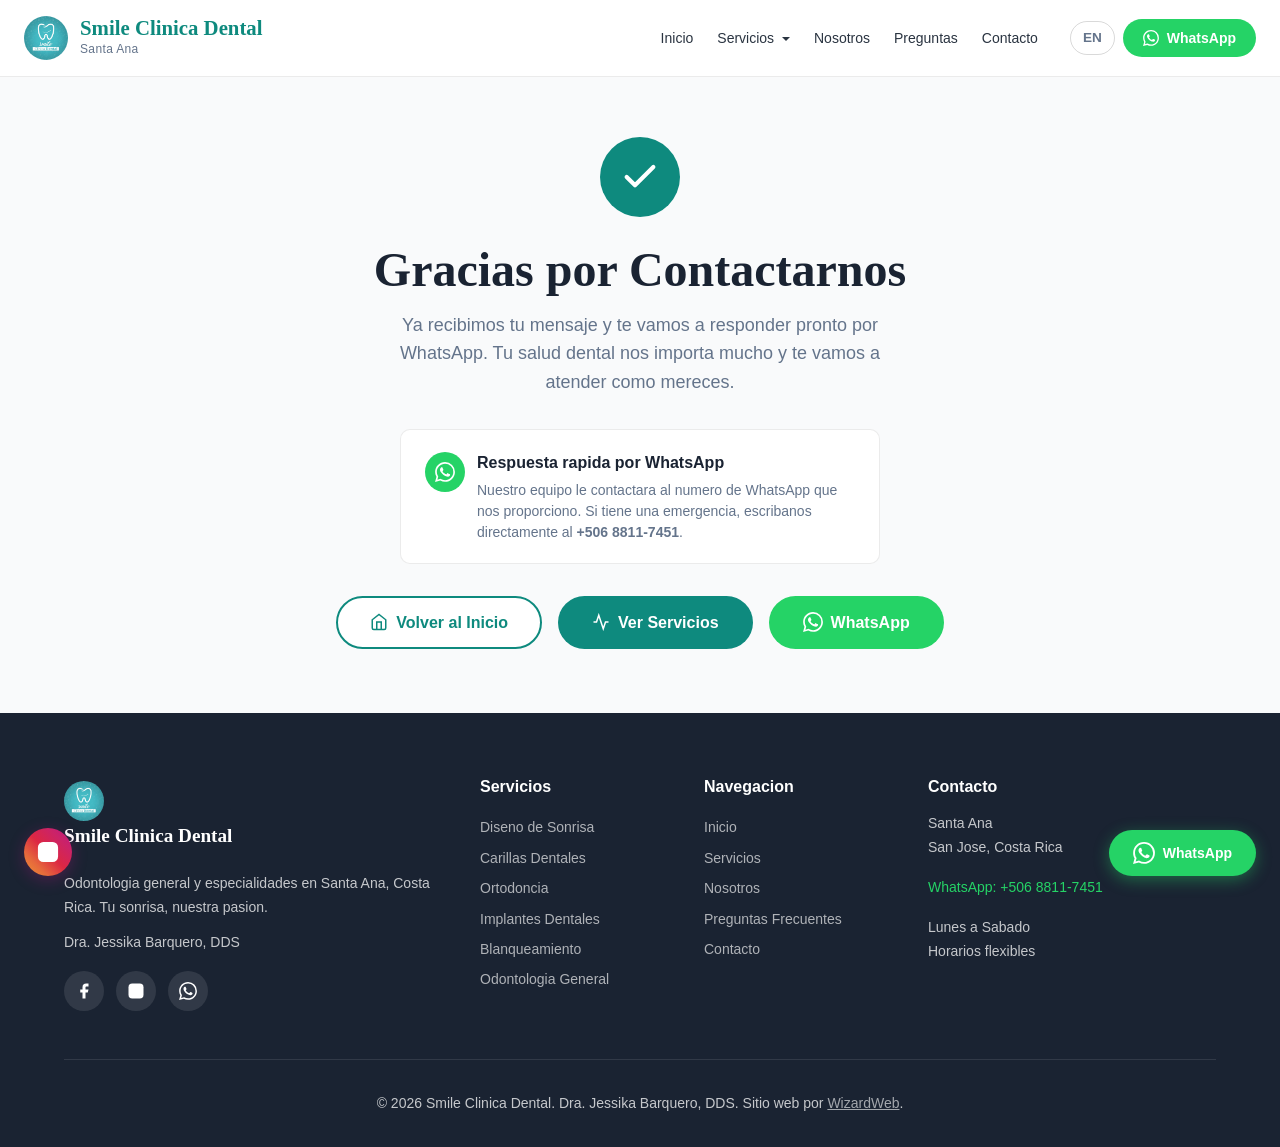
<file: thank-you.html>
<!DOCTYPE html>
<html lang="es">
<head>
  <meta charset="UTF-8">
  <meta name="viewport" content="width=device-width, initial-scale=1.0">
  <meta name="robots" content="noindex, nofollow">
  <title>Gracias por Contactarnos | Smile Clinica Dental</title>
  <meta name="description" content="Gracias por contactar a Smile Clinica Dental. Le responderemos pronto por WhatsApp para coordinar su cita con la Dra. Jessika Barquero, DDS.">

  <!-- Open Graph -->
  <meta property="og:type" content="website">
  <meta property="og:title" content="Gracias por Contactarnos | Smile Clinica Dental">
  <meta property="og:description" content="Hemos recibido su mensaje. Le responderemos pronto por WhatsApp.">
  <meta property="og:image" content="https://drajessika.com/assets/images/hero-banner.jpg">
  <meta property="og:url" content="https://drajessika.com/thank-you.html">
  <meta property="og:site_name" content="Smile Clinica Dental">
  <meta property="og:locale" content="es_CR">

  <!-- Twitter Card -->
  <meta name="twitter:card" content="summary_large_image">
  <meta name="twitter:title" content="Gracias por Contactarnos | Smile Clinica Dental">
  <meta name="twitter:description" content="Hemos recibido su mensaje. Le responderemos pronto por WhatsApp.">
  <meta name="twitter:image" content="https://drajessika.com/assets/images/hero-banner.jpg">

  <link rel="canonical" href="https://drajessika.com/thank-you.html">
  <link rel="alternate" hreflang="es" href="https://drajessika.com/thank-you.html">
  <link rel="alternate" hreflang="en" href="https://drajessika.com/en/thank-you.html">
  <link rel="preconnect" href="https://api.fontshare.com" crossorigin>
  <link href="https://api.fontshare.com/v2/css?f[]=zodiak@400,500,700&f[]=satoshi@300,400,500,600,700&display=swap" rel="stylesheet" media="print" onload="this.media='all'">
  <noscript><link href="https://api.fontshare.com/v2/css?f[]=zodiak@400,500,700&f[]=satoshi@300,400,500,600,700&display=swap" rel="stylesheet"></noscript>
  <link rel="stylesheet" href="base.css">
  <link rel="stylesheet" href="style.css">
</head>
<body>

  <!-- HEADER -->
  <header class="site-header" id="siteHeader" role="banner">
    <a href="index.html" class="header-logo" aria-label="Smile Clinica Dental - Inicio">
      <img src="./assets/images/logo-square.jpg" alt="Smile Clinica Dental logo" width="44" height="44">
      <div>
        <div class="logo-text">Smile Clinica Dental</div>
        <div class="logo-sub">Santa Ana</div>
      </div>
    </a>

    <button class="mobile-menu-btn" aria-label="Abrir menu de navegacion" aria-expanded="false" id="mobileMenuBtn">
      <span></span><span></span><span></span>
    </button>

    <nav class="header-nav" id="headerNav" aria-label="Navegacion principal">
      <ul class="nav-links" role="list">
        <li><a href="index.html">Inicio</a></li>
        <li class="nav-dropdown">
          <a href="servicios.html" aria-haspopup="true" aria-expanded="false">Servicios <span class="nav-dropdown-arrow"></span></a>
          <ul class="nav-dropdown-menu" role="list">
            <li><a href="servicios.html#diseno-sonrisa">Diseno de Sonrisa</a></li>
            <li><a href="servicios.html#carillas">Carillas Dentales</a></li>
            <li><a href="servicios.html#ortodoncia">Ortodoncia</a></li>
            <li><a href="servicios.html#implantes">Implantes Dentales</a></li>
            <li><a href="servicios.html#blanqueamiento">Blanqueamiento</a></li>
            <li><a href="servicios.html#general">Odontologia General</a></li>
          </ul>
        </li>
        <li><a href="about.html">Nosotros</a></li>
        <li><a href="faq.html">Preguntas</a></li>
        <li><a href="contacto.html">Contacto</a></li>
      </ul>
      <div class="nav-buttons">
        <a href="en/thank-you.html" class="nav-lang" style="font-size: 0.85rem; font-weight: 600; color: var(--color-text-muted); text-decoration: none; padding: 0.35rem 0.75rem; border: 1px solid rgba(0,0,0,0.15); border-radius: 999px;" onclick="localStorage.setItem('smile_lang','en')">EN</a>
        <a href="https://wa.me/50688117451?text=Hola%2C%20me%20gustar%C3%ADa%20agendar%20una%20cita" target="_blank" class="nav-cta nav-cta-whatsapp" aria-label="Contactar por WhatsApp">
          <svg viewBox="0 0 24 24"><path d="M17.472 14.382c-.297-.149-1.758-.867-2.03-.967-.273-.099-.471-.148-.67.15-.197.297-.767.966-.94 1.164-.173.199-.347.223-.644.075-.297-.15-1.255-.463-2.39-1.475-.883-.788-1.48-1.761-1.653-2.059-.173-.297-.018-.458.13-.606.134-.133.298-.347.446-.52.149-.174.198-.298.298-.497.099-.198.05-.371-.025-.52-.075-.149-.669-1.612-.916-2.207-.242-.579-.487-.5-.669-.51-.173-.008-.371-.01-.57-.01-.198 0-.52.074-.792.372-.272.297-1.04 1.016-1.04 2.479 0 1.462 1.065 2.875 1.213 3.074.149.198 2.096 3.2 5.077 4.487.709.306 1.262.489 1.694.625.712.227 1.36.195 1.871.118.571-.085 1.758-.719 2.006-1.413.248-.694.248-1.289.173-1.413-.074-.124-.272-.198-.57-.347m-5.421 7.403h-.004a9.87 9.87 0 01-5.031-1.378l-.361-.214-3.741.982.998-3.648-.235-.374a9.86 9.86 0 01-1.51-5.26c.001-5.45 4.436-9.884 9.888-9.884 2.64 0 5.122 1.03 6.988 2.898a9.825 9.825 0 012.893 6.994c-.003 5.45-4.437 9.884-9.885 9.884m8.413-18.297A11.815 11.815 0 0012.05 0C5.495 0 .16 5.335.157 11.892c0 2.096.547 4.142 1.588 5.945L.057 24l6.305-1.654a11.882 11.882 0 005.683 1.448h.005c6.554 0 11.89-5.335 11.893-11.893a11.821 11.821 0 00-3.48-8.413z"/></svg>
          WhatsApp
        </a>
      </div>
    </nav>
  </header>

  <!-- THANK YOU SECTION -->
  <main>
    <section class="thankyou-section" aria-label="Confirmacion de contacto">
      <div>

        <!-- Animated Checkmark -->
        <div class="thankyou-checkmark" aria-hidden="true">
          <svg viewBox="0 0 24 24" fill="none" stroke="currentColor" stroke-width="2.5" stroke-linecap="round" stroke-linejoin="round">
            <polyline points="20 6 9 17 4 12"/>
          </svg>
        </div>

        <!-- Heading -->
        <h1>Gracias por Contactarnos</h1>

        <!-- Message -->
        <p>Ya recibimos tu mensaje y te vamos a responder pronto por WhatsApp. Tu salud dental nos importa mucho y te vamos a atender como mereces.</p>

        <!-- Reassurance note -->
        <div style="
          background: var(--color-surface);
          border: 1px solid var(--color-divider);
          border-radius: var(--radius-md);
          padding: var(--space-5) var(--space-6);
          max-width: 480px;
          margin: 0 auto var(--space-8);
          text-align: left;
        ">
          <div style="display: flex; align-items: flex-start; gap: var(--space-3);">
            <div style="
              width: 40px; height: 40px; border-radius: 50%;
              background: #25D366;
              display: flex; align-items: center; justify-content: center;
              flex-shrink: 0; margin-top: 2px;
            ">
              <svg viewBox="0 0 24 24" style="width: 20px; height: 20px; fill: #fff;"><path d="M17.472 14.382c-.297-.149-1.758-.867-2.03-.967-.273-.099-.471-.148-.67.15-.197.297-.767.966-.94 1.164-.173.199-.347.223-.644.075-.297-.15-1.255-.463-2.39-1.475-.883-.788-1.48-1.761-1.653-2.059-.173-.297-.018-.458.13-.606.134-.133.298-.347.446-.52.149-.174.198-.298.298-.497.099-.198.05-.371-.025-.52-.075-.149-.669-1.612-.916-2.207-.242-.579-.487-.5-.669-.51-.173-.008-.371-.01-.57-.01-.198 0-.52.074-.792.372-.272.297-1.04 1.016-1.04 2.479 0 1.462 1.065 2.875 1.213 3.074.149.198 2.096 3.2 5.077 4.487.709.306 1.262.489 1.694.625.712.227 1.36.195 1.871.118.571-.085 1.758-.719 2.006-1.413.248-.694.248-1.289.173-1.413-.074-.124-.272-.198-.57-.347m-5.421 7.403h-.004a9.87 9.87 0 01-5.031-1.378l-.361-.214-3.741.982.998-3.648-.235-.374a9.86 9.86 0 01-1.51-5.26c.001-5.45 4.436-9.884 9.888-9.884 2.64 0 5.122 1.03 6.988 2.898a9.825 9.825 0 012.893 6.994c-.003 5.45-4.437 9.884-9.885 9.884m8.413-18.297A11.815 11.815 0 0012.05 0C5.495 0 .16 5.335.157 11.892c0 2.096.547 4.142 1.588 5.945L.057 24l6.305-1.654a11.882 11.882 0 005.683 1.448h.005c6.554 0 11.89-5.335 11.893-11.893a11.821 11.821 0 00-3.48-8.413z"/></svg>
            </div>
            <div>
              <p style="font-weight: 600; color: var(--color-dark); margin-bottom: var(--space-1); font-size: var(--text-base);">Respuesta rapida por WhatsApp</p>
              <p style="color: var(--color-text-muted); font-size: var(--text-sm); margin: 0; line-height: 1.5;">Nuestro equipo le contactara al numero de WhatsApp que nos proporciono. Si tiene una emergencia, escribanos directamente al <strong>+506 8811-7451</strong>.</p>
            </div>
          </div>
        </div>

        <!-- Action Buttons -->
        <div class="thankyou-buttons">
          <a href="index.html" class="btn btn-secondary">
            <svg viewBox="0 0 24 24" fill="none" stroke="currentColor" stroke-width="2" style="width: 18px; height: 18px;"><path d="M3 9l9-7 9 7v11a2 2 0 0 1-2 2H5a2 2 0 0 1-2-2z"/><polyline points="9 22 9 12 15 12 15 22"/></svg>
            Volver al Inicio
          </a>
          <a href="servicios.html" class="btn btn-primary">
            <svg viewBox="0 0 24 24" fill="none" stroke="currentColor" stroke-width="2" style="width: 18px; height: 18px;"><path d="M22 12h-4l-3 9L9 3l-3 9H2"/></svg>
            Ver Servicios
          </a>
          <a href="https://wa.me/50688117451?text=Hola%2C%20me%20gustar%C3%ADa%20agendar%20una%20cita" target="_blank" class="btn btn-whatsapp">
            <svg viewBox="0 0 24 24"><path d="M17.472 14.382c-.297-.149-1.758-.867-2.03-.967-.273-.099-.471-.148-.67.15-.197.297-.767.966-.94 1.164-.173.199-.347.223-.644.075-.297-.15-1.255-.463-2.39-1.475-.883-.788-1.48-1.761-1.653-2.059-.173-.297-.018-.458.13-.606.134-.133.298-.347.446-.52.149-.174.198-.298.298-.497.099-.198.05-.371-.025-.52-.075-.149-.669-1.612-.916-2.207-.242-.579-.487-.5-.669-.51-.173-.008-.371-.01-.57-.01-.198 0-.52.074-.792.372-.272.297-1.04 1.016-1.04 2.479 0 1.462 1.065 2.875 1.213 3.074.149.198 2.096 3.2 5.077 4.487.709.306 1.262.489 1.694.625.712.227 1.36.195 1.871.118.571-.085 1.758-.719 2.006-1.413.248-.694.248-1.289.173-1.413-.074-.124-.272-.198-.57-.347m-5.421 7.403h-.004a9.87 9.87 0 01-5.031-1.378l-.361-.214-3.741.982.998-3.648-.235-.374a9.86 9.86 0 01-1.51-5.26c.001-5.45 4.436-9.884 9.888-9.884 2.64 0 5.122 1.03 6.988 2.898a9.825 9.825 0 012.893 6.994c-.003 5.45-4.437 9.884-9.885 9.884m8.413-18.297A11.815 11.815 0 0012.05 0C5.495 0 .16 5.335.157 11.892c0 2.096.547 4.142 1.588 5.945L.057 24l6.305-1.654a11.882 11.882 0 005.683 1.448h.005c6.554 0 11.89-5.335 11.893-11.893a11.821 11.821 0 00-3.48-8.413z"/></svg>
            WhatsApp
          </a>
        </div>

      </div>
    </section>
  </main>

  <!-- FOOTER -->
  <footer class="site-footer" role="contentinfo">
    <div class="container">
      <div class="footer-grid">
        <div class="footer-col">
          <a href="index.html" class="footer-brand-logo">
            <img src="./assets/images/logo-square.jpg" alt="Smile Clinica Dental" width="40" height="40">
            <span>Smile Clinica Dental</span>
          </a>
          <p>Odontologia general y especialidades en Santa Ana, Costa Rica. Tu sonrisa, nuestra pasion.</p>
          <p>Dra. Jessika Barquero, DDS</p>
          <div class="footer-social">
            <a href="https://www.facebook.com/costaricaclinica/" target="_blank" aria-label="Facebook">
              <svg viewBox="0 0 24 24"><path d="M18 2h-3a5 5 0 0 0-5 5v3H7v4h3v8h4v-8h3l1-4h-4V7a1 1 0 0 1 1-1h3z"/></svg>
            </a>
            <a href="https://www.instagram.com/drajessikabarquero/" target="_blank" aria-label="Instagram">
              <svg viewBox="0 0 24 24"><rect x="2" y="2" width="20" height="20" rx="5" ry="5"/><path d="M16 11.37A4 4 0 1 1 12.63 8 4 4 0 0 1 16 11.37z"/><line x1="17.5" y1="6.5" x2="17.51" y2="6.5"/></svg>
            </a>
            <a href="https://wa.me/50688117451" target="_blank" aria-label="WhatsApp">
              <svg viewBox="0 0 24 24"><path d="M17.472 14.382c-.297-.149-1.758-.867-2.03-.967-.273-.099-.471-.148-.67.15-.197.297-.767.966-.94 1.164-.173.199-.347.223-.644.075-.297-.15-1.255-.463-2.39-1.475-.883-.788-1.48-1.761-1.653-2.059-.173-.297-.018-.458.13-.606.134-.133.298-.347.446-.52.149-.174.198-.298.298-.497.099-.198.05-.371-.025-.52-.075-.149-.669-1.612-.916-2.207-.242-.579-.487-.5-.669-.51-.173-.008-.371-.01-.57-.01-.198 0-.52.074-.792.372-.272.297-1.04 1.016-1.04 2.479 0 1.462 1.065 2.875 1.213 3.074.149.198 2.096 3.2 5.077 4.487.709.306 1.262.489 1.694.625.712.227 1.36.195 1.871.118.571-.085 1.758-.719 2.006-1.413.248-.694.248-1.289.173-1.413-.074-.124-.272-.198-.57-.347m-5.421 7.403h-.004a9.87 9.87 0 01-5.031-1.378l-.361-.214-3.741.982.998-3.648-.235-.374a9.86 9.86 0 01-1.51-5.26c.001-5.45 4.436-9.884 9.888-9.884 2.64 0 5.122 1.03 6.988 2.898a9.825 9.825 0 012.893 6.994c-.003 5.45-4.437 9.884-9.885 9.884m8.413-18.297A11.815 11.815 0 0012.05 0C5.495 0 .16 5.335.157 11.892c0 2.096.547 4.142 1.588 5.945L.057 24l6.305-1.654a11.882 11.882 0 005.683 1.448h.005c6.554 0 11.89-5.335 11.893-11.893a11.821 11.821 0 00-3.48-8.413z"/></svg>
            </a>
          </div>
        </div>
        <div class="footer-col">
          <h4>Servicios</h4>
          <a href="servicios.html#diseno-sonrisa">Diseno de Sonrisa</a>
          <a href="servicios.html#carillas">Carillas Dentales</a>
          <a href="servicios.html#ortodoncia">Ortodoncia</a>
          <a href="servicios.html#implantes">Implantes Dentales</a>
          <a href="servicios.html#blanqueamiento">Blanqueamiento</a>
          <a href="servicios.html#general">Odontologia General</a>
        </div>
        <div class="footer-col">
          <h4>Navegacion</h4>
          <a href="index.html">Inicio</a>
          <a href="servicios.html">Servicios</a>
          <a href="about.html">Nosotros</a>
          <a href="faq.html">Preguntas Frecuentes</a>
          <a href="contacto.html">Contacto</a>
        </div>
        <div class="footer-col">
          <h4>Contacto</h4>
          <p>Santa Ana<br>San Jose, Costa Rica</p>
          <p><a href="https://wa.me/50688117451" target="_blank" style="color: #25D366;">WhatsApp: +506 8811-7451</a></p>
          <p>Lunes a Sabado<br>Horarios flexibles</p>
        </div>
      </div>
      <div class="footer-bottom">
        <p>&copy; <script>document.write(new Date().getFullYear())</script> Smile Clinica Dental. Dra. Jessika Barquero, DDS. Sitio web por <a href="https://wizardweb.ca" target="_blank" style="color: rgba(255,255,255,0.6); text-decoration: underline;">WizardWeb</a>.</p>
      </div>
    </div>
  </footer>

  <!-- FLOATING WHATSAPP BUTTON -->
  <a href="https://wa.me/50688117451?text=Hola%2C%20me%20gustar%C3%ADa%20agendar%20una%20cita" target="_blank" class="whatsapp-float" aria-label="Contactar por WhatsApp">
    <svg viewBox="0 0 24 24"><path d="M17.472 14.382c-.297-.149-1.758-.867-2.03-.967-.273-.099-.471-.148-.67.15-.197.297-.767.966-.94 1.164-.173.199-.347.223-.644.075-.297-.15-1.255-.463-2.39-1.475-.883-.788-1.48-1.761-1.653-2.059-.173-.297-.018-.458.13-.606.134-.133.298-.347.446-.52.149-.174.198-.298.298-.497.099-.198.05-.371-.025-.52-.075-.149-.669-1.612-.916-2.207-.242-.579-.487-.5-.669-.51-.173-.008-.371-.01-.57-.01-.198 0-.52.074-.792.372-.272.297-1.04 1.016-1.04 2.479 0 1.462 1.065 2.875 1.213 3.074.149.198 2.096 3.2 5.077 4.487.709.306 1.262.489 1.694.625.712.227 1.36.195 1.871.118.571-.085 1.758-.719 2.006-1.413.248-.694.248-1.289.173-1.413-.074-.124-.272-.198-.57-.347m-5.421 7.403h-.004a9.87 9.87 0 01-5.031-1.378l-.361-.214-3.741.982.998-3.648-.235-.374a9.86 9.86 0 01-1.51-5.26c.001-5.45 4.436-9.884 9.888-9.884 2.64 0 5.122 1.03 6.988 2.898a9.825 9.825 0 012.893 6.994c-.003 5.45-4.437 9.884-9.885 9.884m8.413-18.297A11.815 11.815 0 0012.05 0C5.495 0 .16 5.335.157 11.892c0 2.096.547 4.142 1.588 5.945L.057 24l6.305-1.654a11.882 11.882 0 005.683 1.448h.005c6.554 0 11.89-5.335 11.893-11.893a11.821 11.821 0 00-3.48-8.413z"/></svg>
    <span>WhatsApp</span>
  </a>

  <!-- FLOATING INSTAGRAM BUTTON -->
  <a href="https://www.instagram.com/drajessikabarquero/" target="_blank" class="ig-float" aria-label="Seguir en Instagram">
    <svg viewBox="0 0 24 24" fill="none" stroke="#fff" stroke-width="2" stroke-linecap="round" stroke-linejoin="round"><rect x="2" y="2" width="20" height="20" rx="5" ry="5"/><path d="M16 11.37A4 4 0 1 1 12.63 8 4 4 0 0 1 16 11.37z"/><line x1="17.5" y1="6.5" x2="17.51" y2="6.5"/></svg>
  </a>

  <!-- SCRIPTS -->
  <script>
    // Header scroll effect
    window.addEventListener('scroll', function() {
      var header = document.getElementById('siteHeader');
      if (window.scrollY > 50) { header.classList.add('scrolled'); }
      else { header.classList.remove('scrolled'); }
    });

    // Mobile nav toggle
    var mobileBtn = document.getElementById('mobileMenuBtn');
    var headerNav = document.getElementById('headerNav');
    if (mobileBtn && headerNav) {
      mobileBtn.addEventListener('click', function() {
        headerNav.classList.toggle('open');
        mobileBtn.classList.toggle('active');
        mobileBtn.setAttribute('aria-expanded', headerNav.classList.contains('open'));
      });
      headerNav.querySelectorAll('a').forEach(function(link) {
        link.addEventListener('click', function(e) {
          var dd = this.closest('.nav-dropdown');
          if (dd && this === dd.querySelector(':scope > a') && window.innerWidth <= 1100) {
            e.preventDefault();
            dd.classList.toggle('open');
            return;
          }
          headerNav.classList.remove('open');
          mobileBtn.classList.remove('active');
          mobileBtn.setAttribute('aria-expanded', 'false');
        });
      });
    }

    // Desktop dropdown click
    document.querySelectorAll('.nav-dropdown').forEach(function(dd) {
      var ddLink = dd.querySelector(':scope > a');
      if (ddLink) {
        ddLink.addEventListener('click', function(e) {
          if (window.innerWidth > 1100) {
            e.preventDefault();
            dd.classList.toggle('open');
            document.querySelectorAll('.nav-dropdown').forEach(function(other) {
              if (other !== dd) other.classList.remove('open');
            });
          }
        });
      }
    });
    document.addEventListener('click', function(e) {
      if (!e.target.closest('.nav-dropdown')) {
        document.querySelectorAll('.nav-dropdown').forEach(function(dd) { dd.classList.remove('open'); });
      }
    });
  </script>

</body>
</html>
</file>
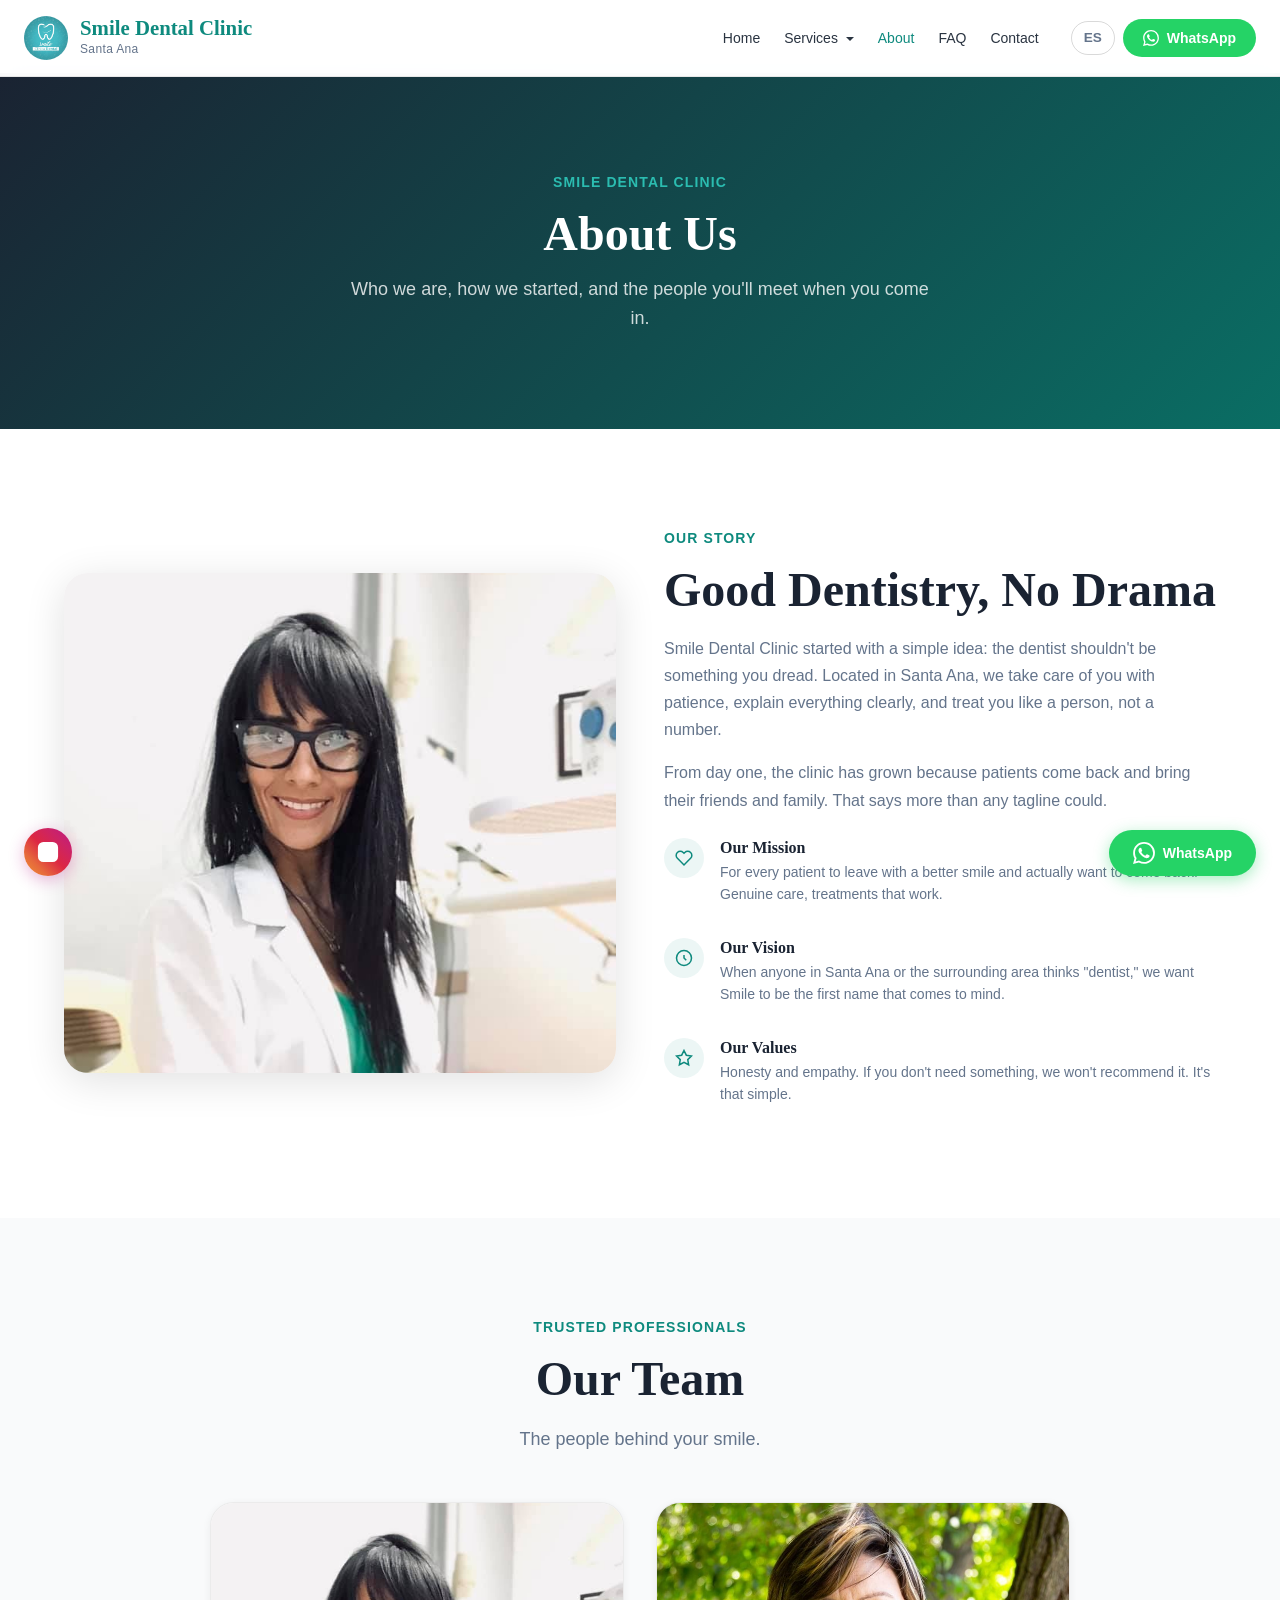
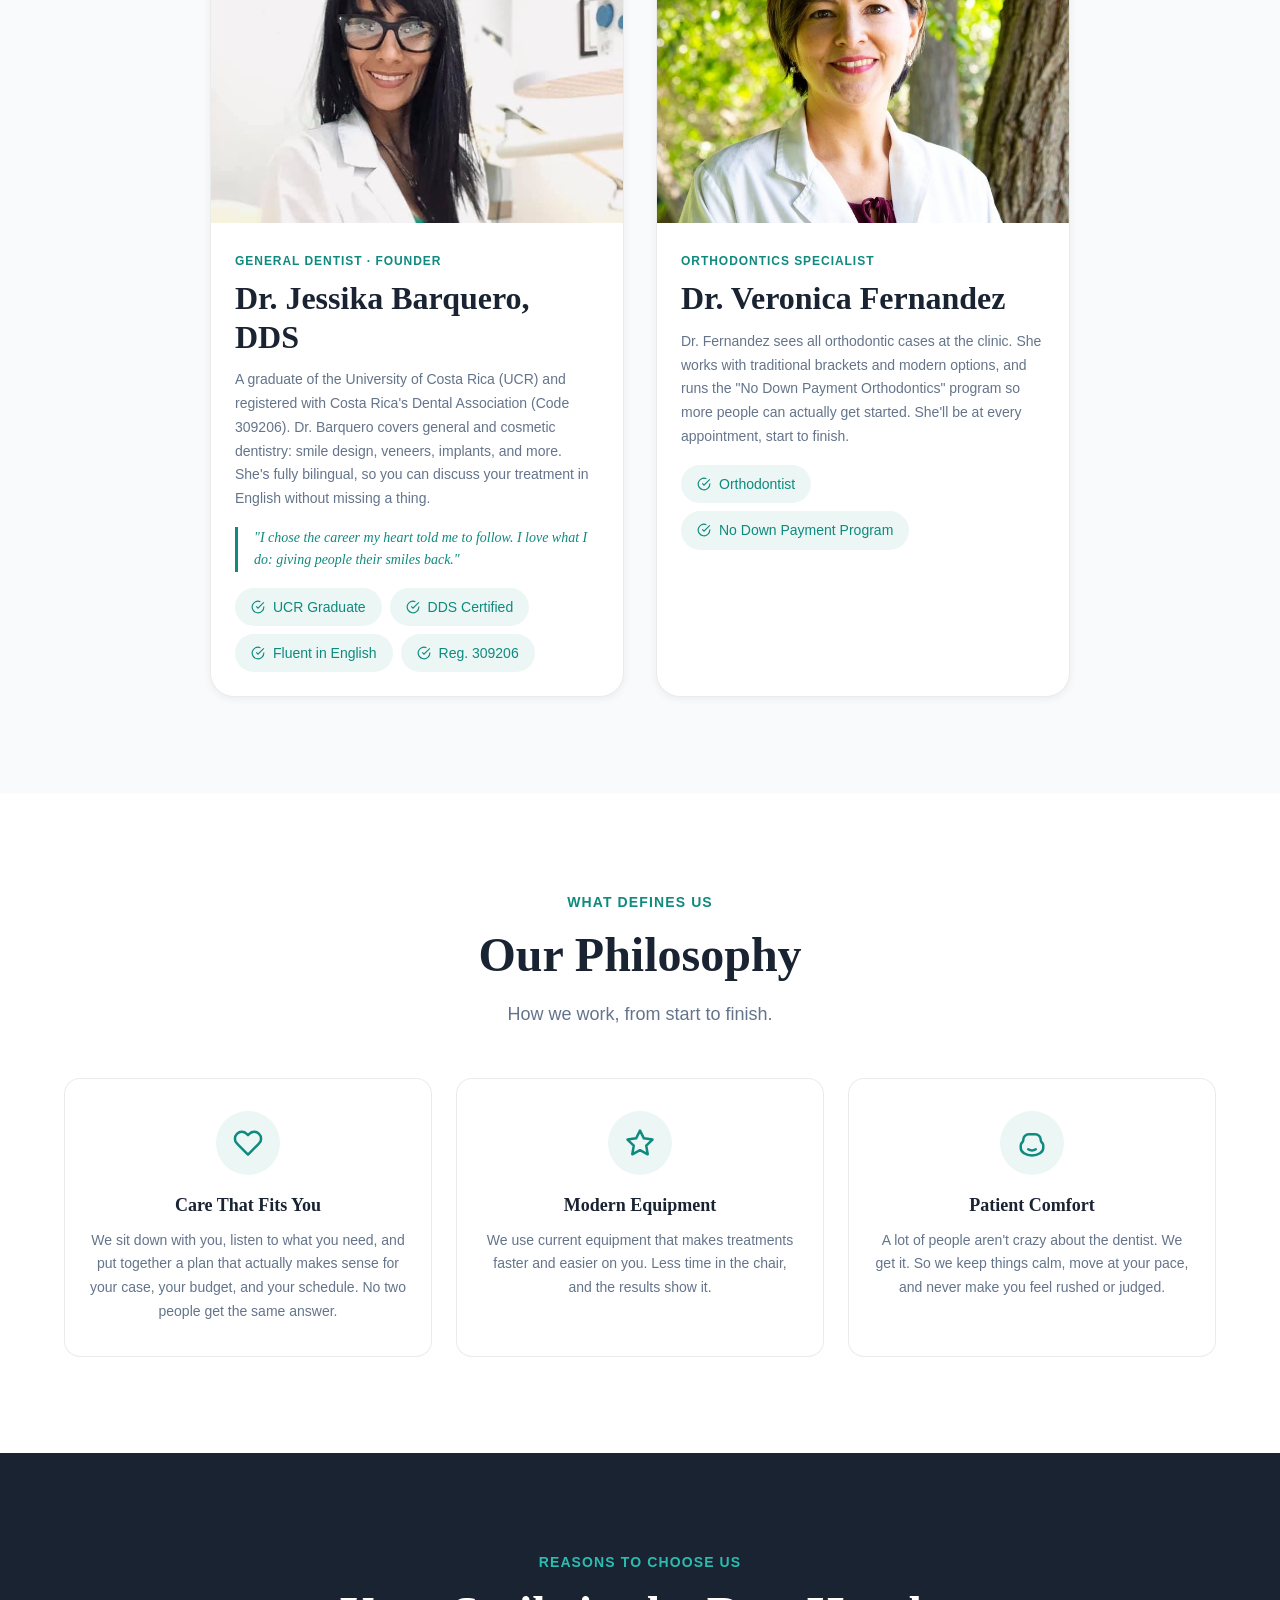
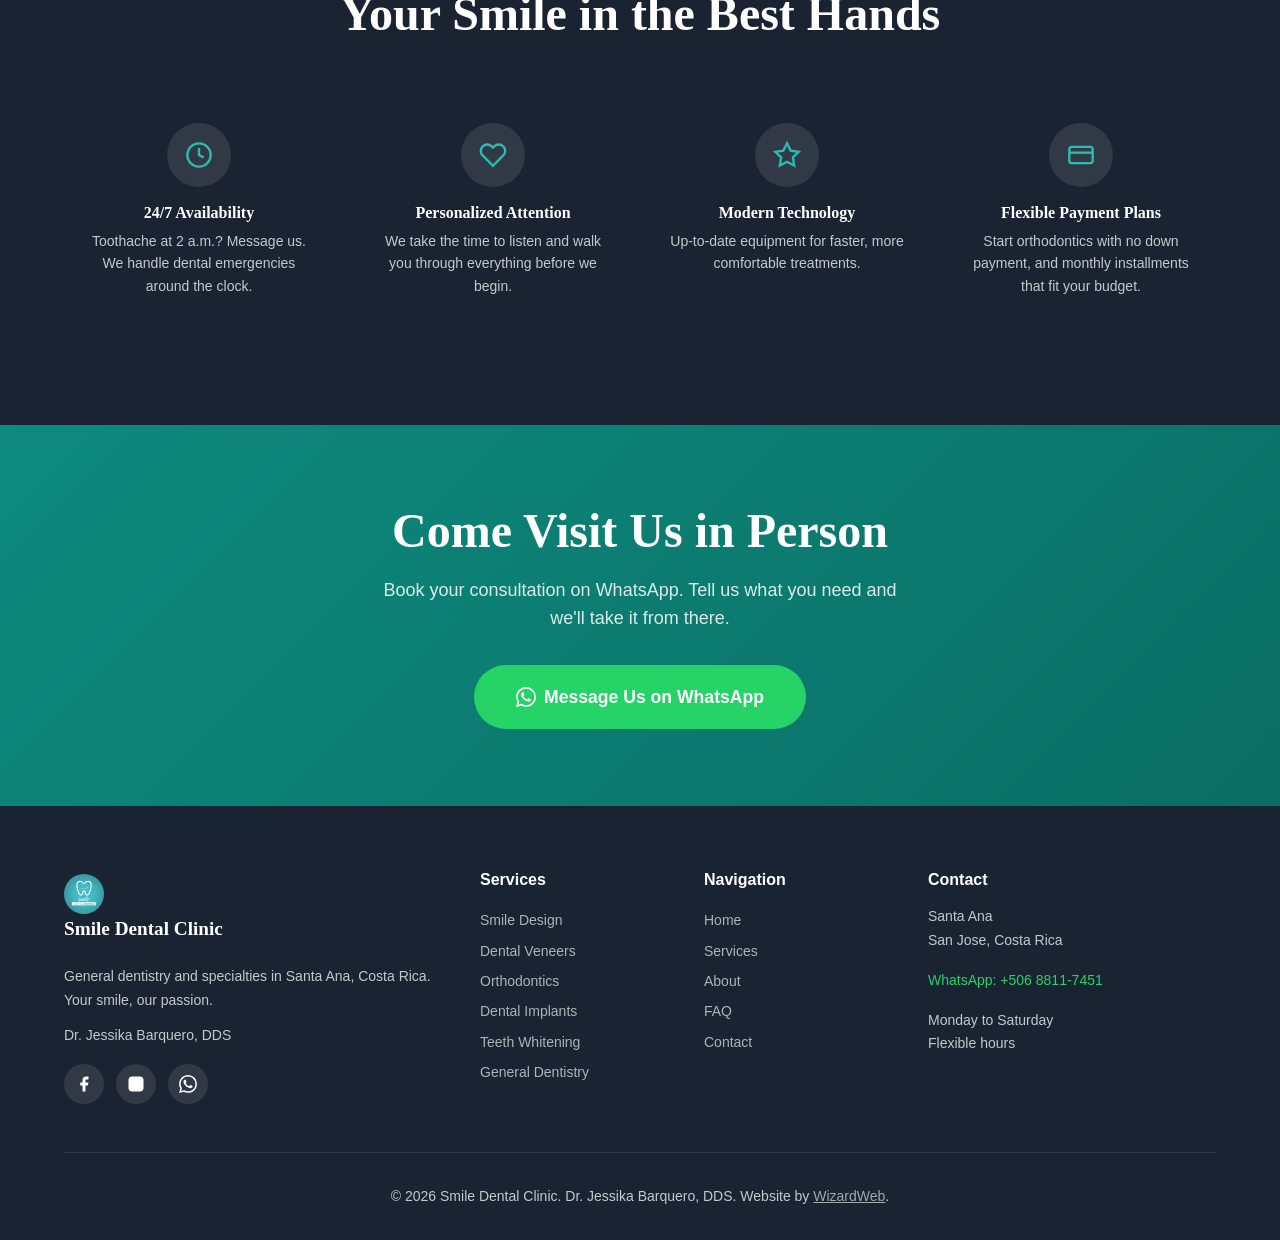
<file: en/about.html>
<!DOCTYPE html>
<html lang="en">
<head>
  <meta charset="UTF-8">
  <meta name="viewport" content="width=device-width, initial-scale=1.0">
  <title>About Us | Smile Dental Clinic | Dr. Jessika Barquero, DDS</title>
  <meta name="description" content="Meet the team at Smile Dental Clinic: Dr. Jessika Barquero, DDS, fluent in English, graduated from UCR and registered with Costa Rica's Dental Association. Located in Santa Ana.">
  <meta name="keywords" content="about smile dental clinic, Dr Jessika Barquero, Dr Veronica Fernandez orthodontist, dental clinic Santa Ana, dentist Costa Rica English speaking">

  <!-- Open Graph -->
  <meta property="og:type" content="website">
  <meta property="og:title" content="About Us | Smile Dental Clinic">
  <meta property="og:description" content="Meet Dr. Jessika Barquero, DDS and the Smile Dental Clinic team in Santa Ana, Costa Rica. General dentistry and specialties with care and professionalism.">
  <meta property="og:image" content="https://drajessika.com/assets/images/dra-jessika.jpg">
  <meta property="og:url" content="https://drajessika.com/en/about.html">
  <meta property="og:site_name" content="Smile Dental Clinic">
  <meta property="og:locale" content="en_US">

  <!-- Twitter Card -->
  <meta name="twitter:card" content="summary_large_image">
  <meta name="twitter:title" content="About Us | Smile Dental Clinic">
  <meta name="twitter:description" content="Meet the team at Smile Dental Clinic in Santa Ana, Costa Rica.">
  <meta name="twitter:image" content="https://drajessika.com/assets/images/dra-jessika.jpg">

  <link rel="canonical" href="https://drajessika.com/en/about.html">
  <link rel="alternate" hreflang="es" href="https://drajessika.com/about.html">
  <link rel="alternate" hreflang="en" href="https://drajessika.com/en/about.html">
  <link rel="preconnect" href="https://api.fontshare.com" crossorigin>
  <link href="https://api.fontshare.com/v2/css?f[]=zodiak@400,500,700&f[]=satoshi@300,400,500,600,700&display=swap" rel="stylesheet" media="print" onload="this.media='all'">
  <noscript><link href="https://api.fontshare.com/v2/css?f[]=zodiak@400,500,700&f[]=satoshi@300,400,500,600,700&display=swap" rel="stylesheet"></noscript>
  <link rel="preload" as="image" href="../assets/images/hero-clinic.jpg">
  <link rel="stylesheet" href="../base.css">
  <link rel="stylesheet" href="../style.css">

  <!-- JSON-LD Structured Data -->
  <script type="application/ld+json">
  {
    "@context": "https://schema.org",
    "@type": "Dentist",
    "name": "Smile Dental Clinic",
    "description": "General dentistry and specialties. Smile design, dental veneers, orthodontics, implants, and teeth whitening.",
    "url": "https://drajessika.com",
    "telephone": "+50622827093",
    "image": "https://drajessika.com/assets/images/logo-square.jpg",
    "address": {
      "@type": "PostalAddress",
      "streetAddress": "Santa Ana",
      "addressLocality": "Santa Ana",
      "addressRegion": "San Jose",
      "addressCountry": "CR"
    },
    "geo": {
      "@type": "GeoCoordinates",
      "latitude": "9.9408",
      "longitude": "-84.1847"
    },
    "openingHoursSpecification": {
      "@type": "OpeningHoursSpecification",
      "dayOfWeek": ["Monday", "Tuesday", "Wednesday", "Thursday", "Friday", "Saturday"],
      "opens": "08:00",
      "closes": "18:00"
    },
    "priceRange": "$$",
    "medicalSpecialty": ["Dentistry", "Orthodontics", "CosmeticDentistry"],
    "employee": [
      {
        "@type": "Dentist",
        "name": "Dr. Jessika Barquero",
        "jobTitle": "General Dentist, DDS"
      },
      {
        "@type": "Dentist",
        "name": "Dr. Veronica Fernandez",
        "jobTitle": "Orthodontist"
      }
    ]
  }
  </script>

  <style>
    /* --- TEAM SECTION --- */
    .team-grid {
      display: grid;
      grid-template-columns: repeat(2, 1fr);
      gap: var(--space-8);
      max-width: 860px;
      margin: 0 auto;
    }
    .team-card {
      background: var(--color-surface);
      border-radius: var(--radius-xl);
      overflow: hidden;
      border: 1px solid var(--color-divider);
      box-shadow: var(--shadow-sm);
      transition: transform 0.3s ease, box-shadow 0.3s ease;
    }
    .team-card:hover {
      transform: translateY(-6px);
      box-shadow: var(--shadow-lg);
    }
    .team-card-photo {
      width: 100%;
      height: 320px;
      object-fit: cover;
      object-position: center 20%;
      display: block;
    }
    .team-card-photo-placeholder {
      width: 100%;
      height: 320px;
      background: linear-gradient(135deg, var(--color-primary-light), rgba(14,138,126,0.15));
      display: flex;
      align-items: center;
      justify-content: center;
    }
    .team-card-photo-placeholder svg {
      width: 80px;
      height: 80px;
      color: var(--color-primary);
      opacity: 0.5;
    }
    .team-card-body {
      padding: var(--space-6);
    }
    .team-card-specialty {
      display: inline-block;
      font-size: var(--text-xs);
      font-weight: 600;
      color: var(--color-primary);
      text-transform: uppercase;
      letter-spacing: 0.08em;
      margin-bottom: var(--space-2);
    }
    .team-card-name {
      font-size: var(--text-xl);
      font-weight: 700;
      color: var(--color-dark);
      margin-bottom: var(--space-3);
      font-family: var(--font-display);
    }
    .team-card-bio {
      font-size: var(--text-sm);
      color: var(--color-text-muted);
      line-height: 1.7;
      margin-bottom: var(--space-4);
    }
    .team-card-quote {
      font-family: var(--font-display);
      font-style: italic;
      font-size: var(--text-sm);
      color: var(--color-primary);
      border-left: 3px solid var(--color-primary);
      padding-left: var(--space-4);
      margin: var(--space-4) 0;
      line-height: 1.6;
    }
    .team-card-credentials {
      display: flex;
      flex-wrap: wrap;
      gap: var(--space-2);
      margin-top: var(--space-4);
    }

    /* --- PHILOSOPHY / VALUES --- */
    .philosophy-grid {
      display: grid;
      grid-template-columns: repeat(3, 1fr);
      gap: var(--space-6);
    }
    .philosophy-card {
      background: var(--color-surface);
      border-radius: var(--radius-lg);
      padding: var(--space-8) var(--space-6);
      border: 1px solid var(--color-divider);
      text-align: center;
      transition: transform 0.3s ease, box-shadow 0.3s ease;
    }
    .philosophy-card:hover {
      transform: translateY(-4px);
      box-shadow: var(--shadow-md);
    }
    .philosophy-icon {
      width: 64px;
      height: 64px;
      border-radius: 50%;
      background: var(--color-primary-light);
      display: flex;
      align-items: center;
      justify-content: center;
      margin: 0 auto var(--space-5);
    }
    .philosophy-icon svg {
      width: 30px;
      height: 30px;
      color: var(--color-primary);
    }
    .philosophy-card h3 {
      font-size: var(--text-lg);
      font-weight: 700;
      color: var(--color-dark);
      margin-bottom: var(--space-3);
    }
    .philosophy-card p {
      font-size: var(--text-sm);
      color: var(--color-text-muted);
      line-height: 1.7;
    }

    /* --- VALUES LIST --- */
    .values-list {
      display: flex;
      flex-direction: column;
      gap: var(--space-4);
      margin-top: var(--space-6);
    }
    .value-item {
      display: flex;
      align-items: flex-start;
      gap: var(--space-4);
    }
    .value-icon {
      width: 40px;
      height: 40px;
      border-radius: 50%;
      background: var(--color-primary-light);
      display: flex;
      align-items: center;
      justify-content: center;
      flex-shrink: 0;
    }
    .value-icon svg {
      width: 18px;
      height: 18px;
      color: var(--color-primary);
    }
    .value-item h4 {
      font-size: var(--text-base);
      font-weight: 600;
      color: var(--color-dark);
      margin-bottom: var(--space-1);
    }
    .value-item p {
      font-size: var(--text-sm);
      color: var(--color-text-muted);
      line-height: 1.6;
    }

    @media (max-width: 768px) {
      .team-grid { grid-template-columns: 1fr; max-width: 440px; }
      .philosophy-grid { grid-template-columns: 1fr; }
    }
    @media (max-width: 480px) {
      .team-card-photo, .team-card-photo-placeholder { height: 260px; }
    }
  </style>
</head>
<body>

  <!-- HEADER -->
  <header class="site-header" id="siteHeader" role="banner">
    <a href="index.html" class="header-logo" aria-label="Smile Dental Clinic - Home">
      <img src="../assets/images/logo-square.jpg" alt="Smile Dental Clinic logo" width="44" height="44">
      <div>
        <div class="logo-text">Smile Dental Clinic</div>
        <div class="logo-sub">Santa Ana</div>
      </div>
    </a>

    <button class="mobile-menu-btn" aria-label="Open navigation menu" aria-expanded="false" id="mobileMenuBtn">
      <span></span><span></span><span></span>
    </button>

    <nav class="header-nav" id="headerNav" aria-label="Main navigation">
      <ul class="nav-links" role="list">
        <li><a href="index.html">Home</a></li>
        <li class="nav-dropdown">
          <a href="services.html" aria-haspopup="true" aria-expanded="false">Services <span class="nav-dropdown-arrow"></span></a>
          <ul class="nav-dropdown-menu" role="list">
            <li><a href="services.html#smile-design">Smile Design</a></li>
            <li><a href="services.html#veneers">Dental Veneers</a></li>
            <li><a href="services.html#orthodontics">Orthodontics</a></li>
            <li><a href="services.html#implants">Dental Implants</a></li>
            <li><a href="services.html#whitening">Teeth Whitening</a></li>
            <li><a href="services.html#general">General Dentistry</a></li>
          </ul>
        </li>
        <li><a href="about.html" style="color: var(--color-primary);">About</a></li>
        <li><a href="faq.html">FAQ</a></li>
        <li><a href="contact.html">Contact</a></li>
      </ul>
      <div class="nav-buttons">
        <a href="../about.html" onclick="localStorage.setItem('smile_lang','es')" class="nav-lang" style="font-size: 0.85rem; font-weight: 600; color: var(--color-text-muted); text-decoration: none; padding: 0.35rem 0.75rem; border: 1px solid rgba(0,0,0,0.15); border-radius: 999px;">ES</a>
        <a href="https://wa.me/50688117451?text=Hi%2C%20I'd%20like%20to%20book%20an%20appointment" target="_blank" class="nav-cta nav-cta-whatsapp" aria-label="Contact via WhatsApp">
          <svg viewBox="0 0 24 24"><path d="M17.472 14.382c-.297-.149-1.758-.867-2.03-.967-.273-.099-.471-.148-.67.15-.197.297-.767.966-.94 1.164-.173.199-.347.223-.644.075-.297-.15-1.255-.463-2.39-1.475-.883-.788-1.48-1.761-1.653-2.059-.173-.297-.018-.458.13-.606.134-.133.298-.347.446-.52.149-.174.198-.298.298-.497.099-.198.05-.371-.025-.52-.075-.149-.669-1.612-.916-2.207-.242-.579-.487-.5-.669-.51-.173-.008-.371-.01-.57-.01-.198 0-.52.074-.792.372-.272.297-1.04 1.016-1.04 2.479 0 1.462 1.065 2.875 1.213 3.074.149.198 2.096 3.2 5.077 4.487.709.306 1.262.489 1.694.625.712.227 1.36.195 1.871.118.571-.085 1.758-.719 2.006-1.413.248-.694.248-1.289.173-1.413-.074-.124-.272-.198-.57-.347m-5.421 7.403h-.004a9.87 9.87 0 01-5.031-1.378l-.361-.214-3.741.982.998-3.648-.235-.374a9.86 9.86 0 01-1.51-5.26c.001-5.45 4.436-9.884 9.888-9.884 2.64 0 5.122 1.03 6.988 2.898a9.825 9.825 0 012.893 6.994c-.003 5.45-4.437 9.884-9.885 9.884m8.413-18.297A11.815 11.815 0 0012.05 0C5.495 0 .16 5.335.157 11.892c0 2.096.547 4.142 1.588 5.945L.057 24l6.305-1.654a11.882 11.882 0 005.683 1.448h.005c6.554 0 11.89-5.335 11.893-11.893a11.821 11.821 0 00-3.48-8.413z"/></svg>
          WhatsApp
        </a>
      </div>
    </nav>
  </header>

  <!-- PAGE HERO -->
  <section class="page-hero" aria-label="About Us">
    <span class="section-label" style="color: var(--color-accent);">Smile Dental Clinic</span>
    <h1>About Us</h1>
    <p>Who we are, how we started, and the people you'll meet when you come in.</p>
  </section>

  <!-- ABOUT THE CLINIC -->
  <section class="section section-light" aria-label="Our Clinic">
    <div class="container">
      <div class="about-grid">
        <div class="about-image">
          <img src="../assets/images/dra-jessika.jpg" alt="Dr. Jessika Barquero at Smile Dental Clinic, Santa Ana" width="600" height="750" loading="eager" decoding="async" style="object-position: center 20%;">
        </div>
        <div class="about-content">
          <span class="section-label">Our Story</span>
          <h2>Good Dentistry, No Drama</h2>
          <p>Smile Dental Clinic started with a simple idea: the dentist shouldn't be something you dread. Located in Santa Ana, we take care of you with patience, explain everything clearly, and treat you like a person, not a number.</p>
          <p>From day one, the clinic has grown because patients come back and bring their friends and family. That says more than any tagline could.</p>

          <div class="values-list">
            <div class="value-item">
              <div class="value-icon">
                <svg viewBox="0 0 24 24" fill="none" stroke="currentColor" stroke-width="2"><path d="M20.84 4.61a5.5 5.5 0 0 0-7.78 0L12 5.67l-1.06-1.06a5.5 5.5 0 0 0-7.78 7.78l1.06 1.06L12 21.23l7.78-7.78 1.06-1.06a5.5 5.5 0 0 0 0-7.78z"/></svg>
              </div>
              <div>
                <h4>Our Mission</h4>
                <p>For every patient to leave with a better smile and actually want to come back. Genuine care, treatments that work.</p>
              </div>
            </div>
            <div class="value-item">
              <div class="value-icon">
                <svg viewBox="0 0 24 24" fill="none" stroke="currentColor" stroke-width="2"><circle cx="12" cy="12" r="10"/><path d="M12 8v4l3 3"/></svg>
              </div>
              <div>
                <h4>Our Vision</h4>
                <p>When anyone in Santa Ana or the surrounding area thinks "dentist," we want Smile to be the first name that comes to mind.</p>
              </div>
            </div>
            <div class="value-item">
              <div class="value-icon">
                <svg viewBox="0 0 24 24" fill="none" stroke="currentColor" stroke-width="2"><polygon points="12 2 15.09 8.26 22 9.27 17 14.14 18.18 21.02 12 17.77 5.82 21.02 7 14.14 2 9.27 8.91 8.26 12 2"/></svg>
              </div>
              <div>
                <h4>Our Values</h4>
                <p>Honesty and empathy. If you don't need something, we won't recommend it. It's that simple.</p>
              </div>
            </div>
          </div>
        </div>
      </div>
    </div>
  </section>

  <!-- OUR TEAM -->
  <section class="section" aria-label="Our Team">
    <div class="container">
      <div class="section-header">
        <span class="section-label">Trusted Professionals</span>
        <h2 class="section-title">Our Team</h2>
        <p class="section-subtitle">The people behind your smile.</p>
      </div>

      <div class="team-grid">

        <!-- Dr. Jessika Barquero -->
        <div class="team-card">
          <img src="../assets/images/dra-jessika.jpg" alt="Dr. Jessika Barquero, DDS - General Dentist at Smile Dental Clinic" class="team-card-photo" loading="lazy" decoding="async" style="object-position: center 15%;">
          <div class="team-card-body">
            <span class="team-card-specialty">General Dentist &middot; Founder</span>
            <h3 class="team-card-name">Dr. Jessika Barquero, DDS</h3>
            <p class="team-card-bio">A graduate of the University of Costa Rica (UCR) and registered with Costa Rica's Dental Association (Code 309206). Dr. Barquero covers general and cosmetic dentistry: smile design, veneers, implants, and more. She's fully bilingual, so you can discuss your treatment in English without missing a thing.</p>
            <blockquote class="team-card-quote">
              "I chose the career my heart told me to follow. I love what I do: giving people their smiles back."
            </blockquote>
            <div class="team-card-credentials">
              <span class="credential-badge">
                <svg width="14" height="14" viewBox="0 0 24 24" fill="none" stroke="currentColor" stroke-width="2"><path d="M22 11.08V12a10 10 0 1 1-5.93-9.14"/><polyline points="22 4 12 14.01 9 11.01"/></svg>
                UCR Graduate
              </span>
              <span class="credential-badge">
                <svg width="14" height="14" viewBox="0 0 24 24" fill="none" stroke="currentColor" stroke-width="2"><path d="M22 11.08V12a10 10 0 1 1-5.93-9.14"/><polyline points="22 4 12 14.01 9 11.01"/></svg>
                DDS Certified
              </span>
              <span class="credential-badge">
                <svg width="14" height="14" viewBox="0 0 24 24" fill="none" stroke="currentColor" stroke-width="2"><path d="M22 11.08V12a10 10 0 1 1-5.93-9.14"/><polyline points="22 4 12 14.01 9 11.01"/></svg>
                Fluent in English
              </span>
              <span class="credential-badge">
                <svg width="14" height="14" viewBox="0 0 24 24" fill="none" stroke="currentColor" stroke-width="2"><path d="M22 11.08V12a10 10 0 1 1-5.93-9.14"/><polyline points="22 4 12 14.01 9 11.01"/></svg>
                Reg. 309206
              </span>
            </div>
          </div>
        </div>

        <!-- Dr. Veronica Fernandez -->
        <div class="team-card">
          <img src="../assets/images/dra-veronica.jpg" alt="Dr. Veronica Fernandez, Orthodontist at Smile Dental Clinic" class="team-card-photo" loading="lazy" decoding="async" style="object-position: center 20%;">
          <div class="team-card-body">
            <span class="team-card-specialty">Orthodontics Specialist</span>
            <h3 class="team-card-name">Dr. Veronica Fernandez</h3>
            <p class="team-card-bio">Dr. Fernandez sees all orthodontic cases at the clinic. She works with traditional brackets and modern options, and runs the "No Down Payment Orthodontics" program so more people can actually get started. She'll be at every appointment, start to finish.</p>
            <div class="team-card-credentials">
              <span class="credential-badge">
                <svg width="14" height="14" viewBox="0 0 24 24" fill="none" stroke="currentColor" stroke-width="2"><path d="M22 11.08V12a10 10 0 1 1-5.93-9.14"/><polyline points="22 4 12 14.01 9 11.01"/></svg>
                Orthodontist
              </span>
              <span class="credential-badge">
                <svg width="14" height="14" viewBox="0 0 24 24" fill="none" stroke="currentColor" stroke-width="2"><path d="M22 11.08V12a10 10 0 1 1-5.93-9.14"/><polyline points="22 4 12 14.01 9 11.01"/></svg>
                No Down Payment Program
              </span>
            </div>
          </div>
        </div>

      </div>
    </div>
  </section>

  <!-- OUR PHILOSOPHY -->
  <section class="section section-light" aria-label="Our Philosophy">
    <div class="container">
      <div class="section-header">
        <span class="section-label">What Defines Us</span>
        <h2 class="section-title">Our Philosophy</h2>
        <p class="section-subtitle">How we work, from start to finish.</p>
      </div>

      <div class="philosophy-grid">

        <div class="philosophy-card">
          <div class="philosophy-icon">
            <svg viewBox="0 0 24 24" fill="none" stroke="currentColor" stroke-width="2" stroke-linecap="round" stroke-linejoin="round"><path d="M20.84 4.61a5.5 5.5 0 0 0-7.78 0L12 5.67l-1.06-1.06a5.5 5.5 0 0 0-7.78 7.78l1.06 1.06L12 21.23l7.78-7.78 1.06-1.06a5.5 5.5 0 0 0 0-7.78z"/></svg>
          </div>
          <h3>Care That Fits You</h3>
          <p>We sit down with you, listen to what you need, and put together a plan that actually makes sense for your case, your budget, and your schedule. No two people get the same answer.</p>
        </div>

        <div class="philosophy-card">
          <div class="philosophy-icon">
            <svg viewBox="0 0 24 24" fill="none" stroke="currentColor" stroke-width="2" stroke-linecap="round" stroke-linejoin="round"><polygon points="12 2 15.09 8.26 22 9.27 17 14.14 18.18 21.02 12 17.77 5.82 21.02 7 14.14 2 9.27 8.91 8.26 12 2"/></svg>
          </div>
          <h3>Modern Equipment</h3>
          <p>We use current equipment that makes treatments faster and easier on you. Less time in the chair, and the results show it.</p>
        </div>

        <div class="philosophy-card">
          <div class="philosophy-icon">
            <svg viewBox="0 0 24 24" fill="none" stroke="currentColor" stroke-width="2" stroke-linecap="round" stroke-linejoin="round"><path d="M12 22c-4.97 0-9-2.69-9-6v-2c0-.83.34-1.61.94-2.19C4.54 11.22 5 10.38 5 9.5 5 7.01 7.01 5 9.5 5h5C16.99 5 19 7.01 19 9.5c0 .88.46 1.72 1.06 2.31.6.58.94 1.36.94 2.19v2c0 3.31-4.03 6-9 6z"/><path d="M9 17c.85.63 1.885 1 3 1s2.15-.37 3-1"/></svg>
          </div>
          <h3>Patient Comfort</h3>
          <p>A lot of people aren't crazy about the dentist. We get it. So we keep things calm, move at your pace, and never make you feel rushed or judged.</p>
        </div>

      </div>
    </div>
  </section>

  <!-- WHY CHOOSE US -->
  <section class="section section-dark" aria-label="Why Choose Us">
    <div class="container">
      <div class="section-header">
        <span class="section-label">Reasons to Choose Us</span>
        <h2 class="section-title">Your Smile in the Best Hands</h2>
      </div>
      <div class="features-grid">
        <div class="feature-item">
          <div class="feature-icon">
            <svg viewBox="0 0 24 24" fill="none" stroke="currentColor" stroke-width="2"><circle cx="12" cy="12" r="10"/><polyline points="12 6 12 12 16 14"/></svg>
          </div>
          <h3>24/7 Availability</h3>
          <p>Toothache at 2 a.m.? Message us. We handle dental emergencies around the clock.</p>
        </div>
        <div class="feature-item">
          <div class="feature-icon">
            <svg viewBox="0 0 24 24" fill="none" stroke="currentColor" stroke-width="2"><path d="M20.84 4.61a5.5 5.5 0 0 0-7.78 0L12 5.67l-1.06-1.06a5.5 5.5 0 0 0-7.78 7.78l1.06 1.06L12 21.23l7.78-7.78 1.06-1.06a5.5 5.5 0 0 0 0-7.78z"/></svg>
          </div>
          <h3>Personalized Attention</h3>
          <p>We take the time to listen and walk you through everything before we begin.</p>
        </div>
        <div class="feature-item">
          <div class="feature-icon">
            <svg viewBox="0 0 24 24" fill="none" stroke="currentColor" stroke-width="2"><polygon points="12 2 15.09 8.26 22 9.27 17 14.14 18.18 21.02 12 17.77 5.82 21.02 7 14.14 2 9.27 8.91 8.26 12 2"/></svg>
          </div>
          <h3>Modern Technology</h3>
          <p>Up-to-date equipment for faster, more comfortable treatments.</p>
        </div>
        <div class="feature-item">
          <div class="feature-icon">
            <svg viewBox="0 0 24 24" fill="none" stroke="currentColor" stroke-width="2"><rect x="2" y="5" width="20" height="14" rx="2"/><line x1="2" y1="10" x2="22" y2="10"/></svg>
          </div>
          <h3>Flexible Payment Plans</h3>
          <p>Start orthodontics with no down payment, and monthly installments that fit your budget.</p>
        </div>
      </div>
    </div>
  </section>

  <!-- CTA BANNER -->
  <section class="cta-banner" aria-label="Book an appointment">
    <div class="container">
      <h2>Come Visit Us in Person</h2>
      <p>Book your consultation on WhatsApp. Tell us what you need and we'll take it from there.</p>
      <a href="https://wa.me/50688117451?text=Hi%2C%20I'd%20like%20to%20book%20an%20appointment" target="_blank" class="btn btn-whatsapp" style="font-size: 1.1rem; padding: var(--space-4) var(--space-10);">
        <svg viewBox="0 0 24 24"><path d="M17.472 14.382c-.297-.149-1.758-.867-2.03-.967-.273-.099-.471-.148-.67.15-.197.297-.767.966-.94 1.164-.173.199-.347.223-.644.075-.297-.15-1.255-.463-2.39-1.475-.883-.788-1.48-1.761-1.653-2.059-.173-.297-.018-.458.13-.606.134-.133.298-.347.446-.52.149-.174.198-.298.298-.497.099-.198.05-.371-.025-.52-.075-.149-.669-1.612-.916-2.207-.242-.579-.487-.5-.669-.51-.173-.008-.371-.01-.57-.01-.198 0-.52.074-.792.372-.272.297-1.04 1.016-1.04 2.479 0 1.462 1.065 2.875 1.213 3.074.149.198 2.096 3.2 5.077 4.487.709.306 1.262.489 1.694.625.712.227 1.36.195 1.871.118.571-.085 1.758-.719 2.006-1.413.248-.694.248-1.289.173-1.413-.074-.124-.272-.198-.57-.347m-5.421 7.403h-.004a9.87 9.87 0 01-5.031-1.378l-.361-.214-3.741.982.998-3.648-.235-.374a9.86 9.86 0 01-1.51-5.26c.001-5.45 4.436-9.884 9.888-9.884 2.64 0 5.122 1.03 6.988 2.898a9.825 9.825 0 012.893 6.994c-.003 5.45-4.437 9.884-9.885 9.884m8.413-18.297A11.815 11.815 0 0012.05 0C5.495 0 .16 5.335.157 11.892c0 2.096.547 4.142 1.588 5.945L.057 24l6.305-1.654a11.882 11.882 0 005.683 1.448h.005c6.554 0 11.89-5.335 11.893-11.893a11.821 11.821 0 00-3.48-8.413z"/></svg>
        Message Us on WhatsApp
      </a>
    </div>
  </section>

  <!-- FOOTER -->
  <footer class="site-footer" role="contentinfo">
    <div class="container">
      <div class="footer-grid">
        <div class="footer-col">
          <a href="index.html" class="footer-brand-logo">
            <img src="../assets/images/logo-square.jpg" alt="Smile Dental Clinic" width="40" height="40">
            <span>Smile Dental Clinic</span>
          </a>
          <p>General dentistry and specialties in Santa Ana, Costa Rica. Your smile, our passion.</p>
          <p>Dr. Jessika Barquero, DDS</p>
          <div class="footer-social">
            <a href="https://www.facebook.com/costaricaclinica/" target="_blank" aria-label="Facebook">
              <svg viewBox="0 0 24 24"><path d="M18 2h-3a5 5 0 0 0-5 5v3H7v4h3v8h4v-8h3l1-4h-4V7a1 1 0 0 1 1-1h3z"/></svg>
            </a>
            <a href="https://www.instagram.com/drajessikabarquero/" target="_blank" aria-label="Instagram">
              <svg viewBox="0 0 24 24"><rect x="2" y="2" width="20" height="20" rx="5" ry="5"/><path d="M16 11.37A4 4 0 1 1 12.63 8 4 4 0 0 1 16 11.37z"/><line x1="17.5" y1="6.5" x2="17.51" y2="6.5"/></svg>
            </a>
            <a href="https://wa.me/50688117451" target="_blank" aria-label="WhatsApp">
              <svg viewBox="0 0 24 24"><path d="M17.472 14.382c-.297-.149-1.758-.867-2.03-.967-.273-.099-.471-.148-.67.15-.197.297-.767.966-.94 1.164-.173.199-.347.223-.644.075-.297-.15-1.255-.463-2.39-1.475-.883-.788-1.48-1.761-1.653-2.059-.173-.297-.018-.458.13-.606.134-.133.298-.347.446-.52.149-.174.198-.298.298-.497.099-.198.05-.371-.025-.52-.075-.149-.669-1.612-.916-2.207-.242-.579-.487-.5-.669-.51-.173-.008-.371-.01-.57-.01-.198 0-.52.074-.792.372-.272.297-1.04 1.016-1.04 2.479 0 1.462 1.065 2.875 1.213 3.074.149.198 2.096 3.2 5.077 4.487.709.306 1.262.489 1.694.625.712.227 1.36.195 1.871.118.571-.085 1.758-.719 2.006-1.413.248-.694.248-1.289.173-1.413-.074-.124-.272-.198-.57-.347m-5.421 7.403h-.004a9.87 9.87 0 01-5.031-1.378l-.361-.214-3.741.982.998-3.648-.235-.374a9.86 9.86 0 01-1.51-5.26c.001-5.45 4.436-9.884 9.888-9.884 2.64 0 5.122 1.03 6.988 2.898a9.825 9.825 0 012.893 6.994c-.003 5.45-4.437 9.884-9.885 9.884m8.413-18.297A11.815 11.815 0 0012.05 0C5.495 0 .16 5.335.157 11.892c0 2.096.547 4.142 1.588 5.945L.057 24l6.305-1.654a11.882 11.882 0 005.683 1.448h.005c6.554 0 11.89-5.335 11.893-11.893a11.821 11.821 0 00-3.48-8.413z"/></svg>
            </a>
          </div>
        </div>
        <div class="footer-col">
          <h4>Services</h4>
          <a href="services.html#smile-design">Smile Design</a>
          <a href="services.html#veneers">Dental Veneers</a>
          <a href="services.html#orthodontics">Orthodontics</a>
          <a href="services.html#implants">Dental Implants</a>
          <a href="services.html#whitening">Teeth Whitening</a>
          <a href="services.html#general">General Dentistry</a>
        </div>
        <div class="footer-col">
          <h4>Navigation</h4>
          <a href="index.html">Home</a>
          <a href="services.html">Services</a>
          <a href="about.html">About</a>
          <a href="faq.html">FAQ</a>
          <a href="contact.html">Contact</a>
        </div>
        <div class="footer-col">
          <h4>Contact</h4>
          <p>Santa Ana<br>San Jose, Costa Rica</p>
          <p><a href="https://wa.me/50688117451" target="_blank" style="color: #25D366;">WhatsApp: +506 8811-7451</a></p>
          <p>Monday to Saturday<br>Flexible hours</p>
        </div>
      </div>
      <div class="footer-bottom">
        <p>&copy; <script>document.write(new Date().getFullYear())</script> Smile Dental Clinic. Dr. Jessika Barquero, DDS. Website by <a href="https://wizardweb.ca" target="_blank" style="color: rgba(255,255,255,0.6); text-decoration: underline;">WizardWeb</a>.</p>
      </div>
    </div>
  </footer>

  <!-- FLOATING WHATSAPP BUTTON -->
  <a href="https://wa.me/50688117451?text=Hi%2C%20I'd%20like%20to%20book%20an%20appointment" target="_blank" class="whatsapp-float" aria-label="Contact via WhatsApp">
    <svg viewBox="0 0 24 24"><path d="M17.472 14.382c-.297-.149-1.758-.867-2.03-.967-.273-.099-.471-.148-.67.15-.197.297-.767.966-.94 1.164-.173.199-.347.223-.644.075-.297-.15-1.255-.463-2.39-1.475-.883-.788-1.48-1.761-1.653-2.059-.173-.297-.018-.458.13-.606.134-.133.298-.347.446-.52.149-.174.198-.298.298-.497.099-.198.05-.371-.025-.52-.075-.149-.669-1.612-.916-2.207-.242-.579-.487-.5-.669-.51-.173-.008-.371-.01-.57-.01-.198 0-.52.074-.792.372-.272.297-1.04 1.016-1.04 2.479 0 1.462 1.065 2.875 1.213 3.074.149.198 2.096 3.2 5.077 4.487.709.306 1.262.489 1.694.625.712.227 1.36.195 1.871.118.571-.085 1.758-.719 2.006-1.413.248-.694.248-1.289.173-1.413-.074-.124-.272-.198-.57-.347m-5.421 7.403h-.004a9.87 9.87 0 01-5.031-1.378l-.361-.214-3.741.982.998-3.648-.235-.374a9.86 9.86 0 01-1.51-5.26c.001-5.45 4.436-9.884 9.888-9.884 2.64 0 5.122 1.03 6.988 2.898a9.825 9.825 0 012.893 6.994c-.003 5.45-4.437 9.884-9.885 9.884m8.413-18.297A11.815 11.815 0 0012.05 0C5.495 0 .16 5.335.157 11.892c0 2.096.547 4.142 1.588 5.945L.057 24l6.305-1.654a11.882 11.882 0 005.683 1.448h.005c6.554 0 11.89-5.335 11.893-11.893a11.821 11.821 0 00-3.48-8.413z"/></svg>
    <span>WhatsApp</span>
  </a>

  <!-- FLOATING INSTAGRAM BUTTON -->
  <a href="https://www.instagram.com/drajessikabarquero/" target="_blank" class="ig-float" aria-label="Follow on Instagram">
    <svg viewBox="0 0 24 24" fill="none" stroke="#fff" stroke-width="2" stroke-linecap="round" stroke-linejoin="round"><rect x="2" y="2" width="20" height="20" rx="5" ry="5"/><path d="M16 11.37A4 4 0 1 1 12.63 8 4 4 0 0 1 16 11.37z"/><line x1="17.5" y1="6.5" x2="17.51" y2="6.5"/></svg>
  </a>

  <!-- SCRIPTS -->
  <script>
    // Header scroll effect
    window.addEventListener('scroll', function() {
      var header = document.getElementById('siteHeader');
      if (window.scrollY > 50) { header.classList.add('scrolled'); }
      else { header.classList.remove('scrolled'); }
    });

    // Mobile nav toggle
    var mobileBtn = document.getElementById('mobileMenuBtn');
    var headerNav = document.getElementById('headerNav');
    if (mobileBtn && headerNav) {
      mobileBtn.addEventListener('click', function() {
        headerNav.classList.toggle('open');
        mobileBtn.classList.toggle('active');
        mobileBtn.setAttribute('aria-expanded', headerNav.classList.contains('open'));
      });
      headerNav.querySelectorAll('a').forEach(function(link) {
        link.addEventListener('click', function(e) {
          var dd = this.closest('.nav-dropdown');
          if (dd && this === dd.querySelector(':scope > a') && window.innerWidth <= 1100) {
            e.preventDefault();
            dd.classList.toggle('open');
            return;
          }
          headerNav.classList.remove('open');
          mobileBtn.classList.remove('active');
          mobileBtn.setAttribute('aria-expanded', 'false');
        });
      });
    }

    // Desktop dropdown click
    document.querySelectorAll('.nav-dropdown').forEach(function(dd) {
      var ddLink = dd.querySelector(':scope > a');
      if (ddLink) {
        ddLink.addEventListener('click', function(e) {
          if (window.innerWidth > 1100) {
            e.preventDefault();
            dd.classList.toggle('open');
            document.querySelectorAll('.nav-dropdown').forEach(function(other) {
              if (other !== dd) other.classList.remove('open');
            });
          }
        });
      }
    });
    document.addEventListener('click', function(e) {
      if (!e.target.closest('.nav-dropdown')) {
        document.querySelectorAll('.nav-dropdown').forEach(function(dd) { dd.classList.remove('open'); });
      }
    });
  </script>

</body>
</html>
</file>
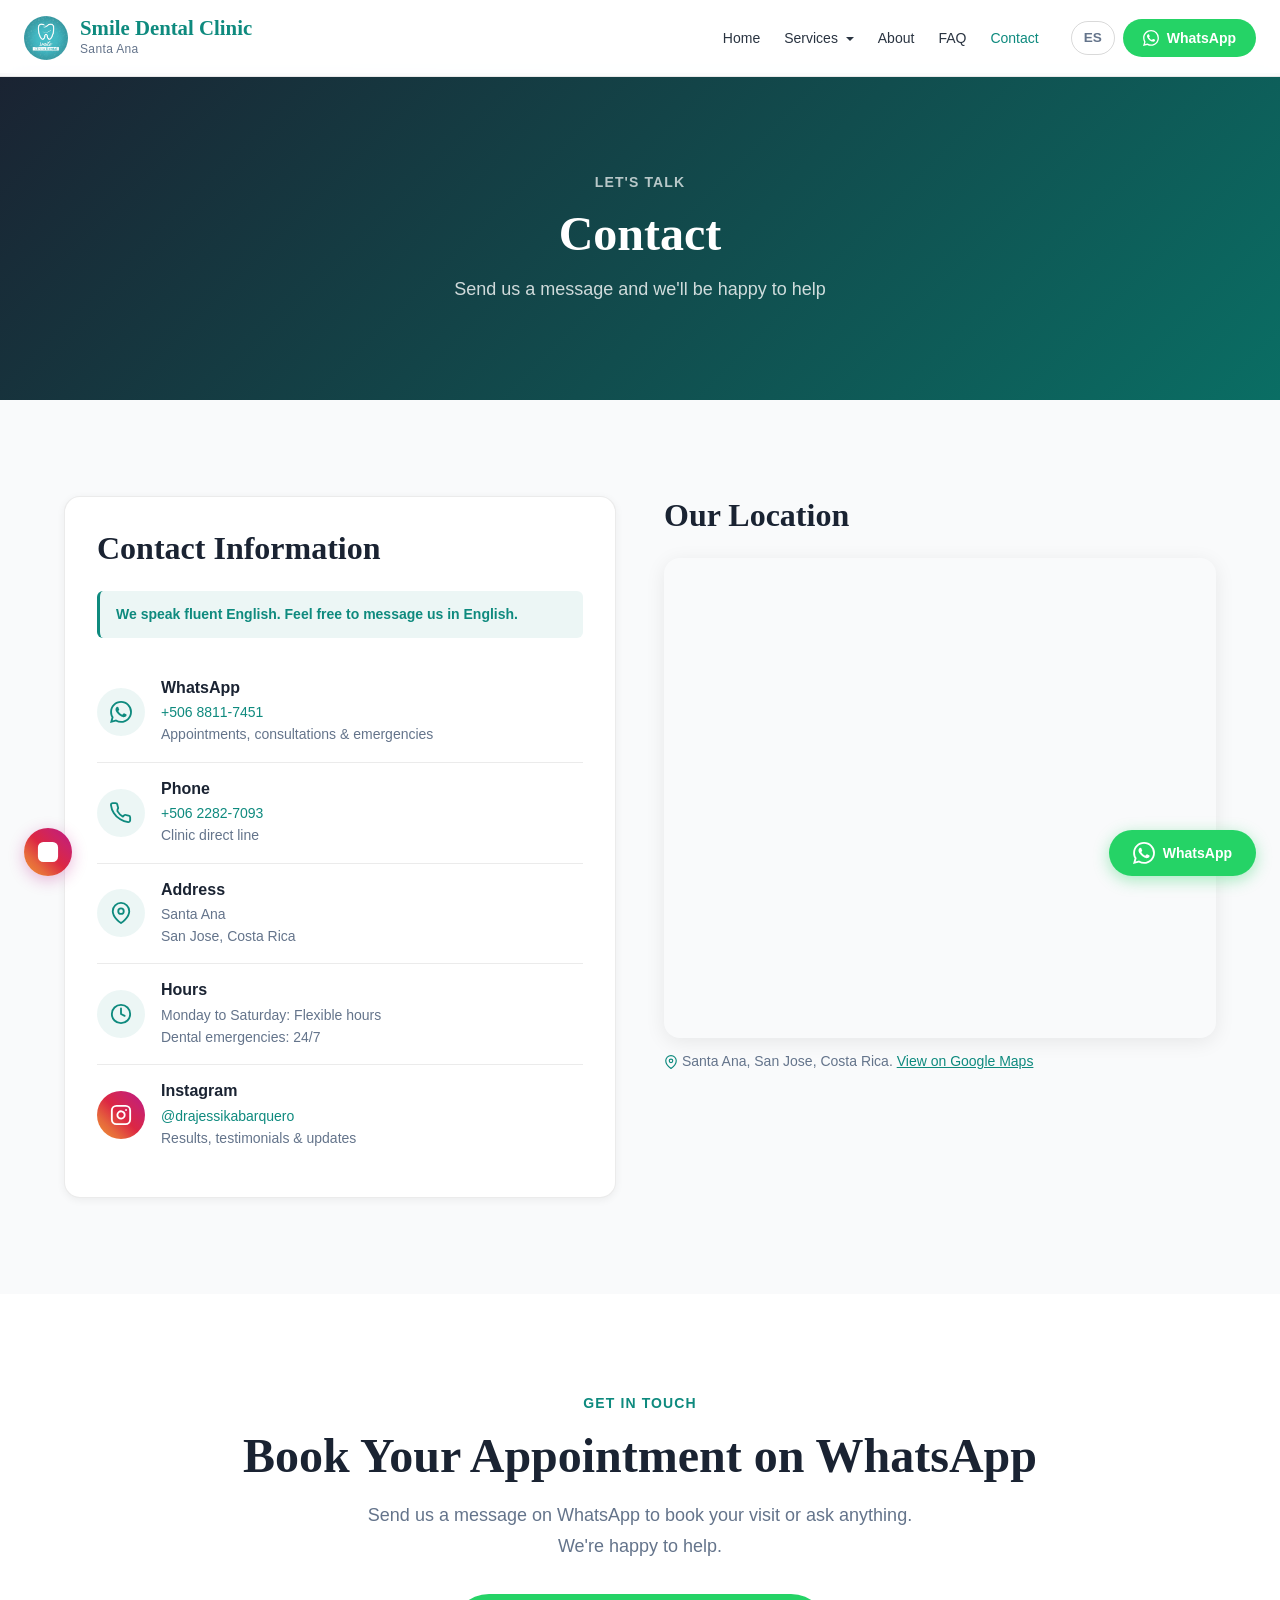
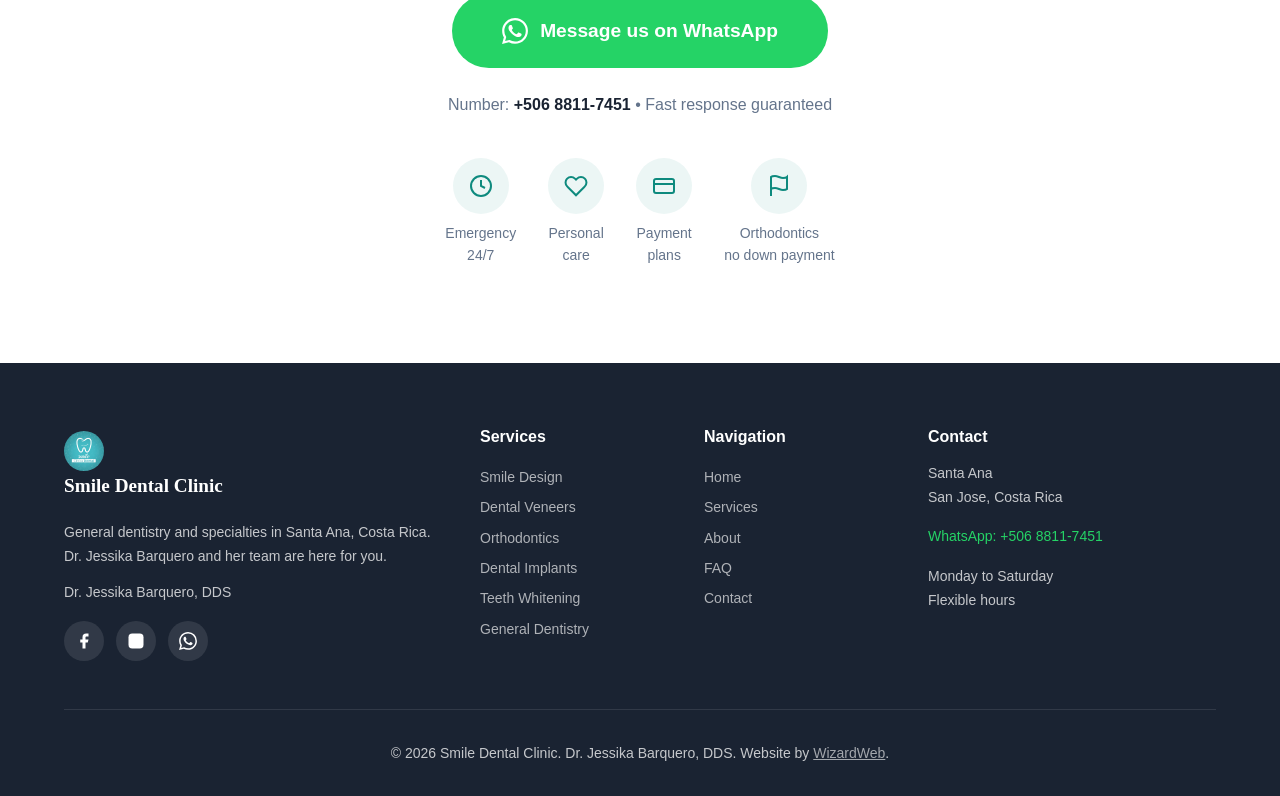
<file: en/contact.html>
<!DOCTYPE html>
<html lang="en">
<head>
  <meta charset="UTF-8">
  <meta name="viewport" content="width=device-width, initial-scale=1.0">
  <title>Contact | Smile Dental Clinic | Dr. Jessika Barquero, DDS</title>
  <meta name="description" content="Contact Smile Dental Clinic in Santa Ana, Costa Rica. Book your appointment via WhatsApp at +506 8811-7451. Dr. Jessika Barquero, DDS.">
  <meta name="keywords" content="contact dentist Santa Ana, book dental appointment Costa Rica, WhatsApp dental clinic, Smile Dental Clinic location">

  <!-- Open Graph -->
  <meta property="og:type" content="website">
  <meta property="og:title" content="Contact | Smile Dental Clinic">
  <meta property="og:description" content="We're here for you. Book your appointment via WhatsApp or visit us in Santa Ana, Costa Rica.">
  <meta property="og:image" content="https://drajessika.com/assets/images/hero-banner.jpg">
  <meta property="og:url" content="https://drajessika.com/en/contact.html">
  <meta property="og:site_name" content="Smile Dental Clinic">
  <meta property="og:locale" content="en_US">

  <!-- Twitter Card -->
  <meta name="twitter:card" content="summary_large_image">
  <meta name="twitter:title" content="Contact | Smile Dental Clinic">
  <meta name="twitter:description" content="Book your appointment via WhatsApp at +506 8811-7451. Smile Dental Clinic in Santa Ana, Costa Rica.">
  <meta name="twitter:image" content="https://drajessika.com/assets/images/hero-banner.jpg">

  <link rel="canonical" href="https://drajessika.com/en/contact.html">
  <link rel="alternate" hreflang="es" href="https://drajessika.com/contacto.html">
  <link rel="alternate" hreflang="en" href="https://drajessika.com/en/contact.html">
  <link rel="preconnect" href="https://api.fontshare.com" crossorigin>
  <link href="https://api.fontshare.com/v2/css?f[]=zodiak@400,500,700&f[]=satoshi@300,400,500,600,700&display=swap" rel="stylesheet" media="print" onload="this.media='all'">
  <noscript><link href="https://api.fontshare.com/v2/css?f[]=zodiak@400,500,700&f[]=satoshi@300,400,500,600,700&display=swap" rel="stylesheet"></noscript>
  <link rel="stylesheet" href="../base.css">
  <link rel="stylesheet" href="../style.css">

  <!-- JSON-LD Structured Data -->
  <script type="application/ld+json">
  {
    "@context": "https://schema.org",
    "@type": "Dentist",
    "name": "Smile Dental Clinic",
    "description": "Full-service dental clinic offering general dentistry and specialties. Smile design, dental veneers, orthodontics, implants, and teeth whitening.",
    "url": "https://drajessika.com",
    "telephone": "+50622827093",
    "image": "https://drajessika.com/assets/images/logo-square.jpg",
    "address": {
      "@type": "PostalAddress",
      "streetAddress": "Santa Ana",
      "addressLocality": "Santa Ana",
      "addressRegion": "San Jose",
      "addressCountry": "CR"
    },
    "geo": {
      "@type": "GeoCoordinates",
      "latitude": "9.9408",
      "longitude": "-84.1847"
    },
    "openingHoursSpecification": {
      "@type": "OpeningHoursSpecification",
      "dayOfWeek": ["Monday", "Tuesday", "Wednesday", "Thursday", "Friday", "Saturday"],
      "opens": "08:00",
      "closes": "18:00"
    },
    "contactPoint": {
      "@type": "ContactPoint",
      "contactType": "customer service",
      "telephone": "+50688117451",
      "availableLanguage": ["Spanish", "English"]
    }
  }
  </script>
</head>
<body>

  <!-- HEADER -->
  <header class="site-header" id="siteHeader" role="banner">
    <a href="/en/index.html" class="header-logo" aria-label="Smile Dental Clinic - Home">
      <img src="../assets/images/logo-square.jpg" alt="Smile Dental Clinic logo" width="44" height="44">
      <div>
        <div class="logo-text">Smile Dental Clinic</div>
        <div class="logo-sub">Santa Ana</div>
      </div>
    </a>

    <button class="mobile-menu-btn" aria-label="Open navigation menu" aria-expanded="false" id="mobileMenuBtn">
      <span></span><span></span><span></span>
    </button>

    <nav class="header-nav" id="headerNav" aria-label="Main navigation">
      <ul class="nav-links" role="list">
        <li><a href="/en/index.html">Home</a></li>
        <li class="nav-dropdown">
          <a href="/en/services.html" aria-haspopup="true" aria-expanded="false">Services <span class="nav-dropdown-arrow"></span></a>
          <ul class="nav-dropdown-menu" role="list">
            <li><a href="/en/services.html#smile-design">Smile Design</a></li>
            <li><a href="/en/services.html#veneers">Dental Veneers</a></li>
            <li><a href="/en/services.html#orthodontics">Orthodontics</a></li>
            <li><a href="/en/services.html#implants">Dental Implants</a></li>
            <li><a href="/en/services.html#whitening">Teeth Whitening</a></li>
            <li><a href="/en/services.html#general">General Dentistry</a></li>
          </ul>
        </li>
        <li><a href="/en/about.html">About</a></li>
        <li><a href="/en/faq.html">FAQ</a></li>
        <li><a href="/en/contact.html" style="color: var(--color-primary);">Contact</a></li>
      </ul>
      <div class="nav-buttons">
        <a href="../contacto.html" onclick="localStorage.setItem('smile_lang','es')" class="nav-lang" style="font-size: 0.85rem; font-weight: 600; color: var(--color-text-muted); text-decoration: none; padding: 0.35rem 0.75rem; border: 1px solid rgba(0,0,0,0.15); border-radius: 999px;">ES</a>
        <a href="https://wa.me/50688117451?text=Hi%2C%20I'd%20like%20to%20book%20an%20appointment" target="_blank" class="nav-cta nav-cta-whatsapp" aria-label="Contact via WhatsApp">
          <svg viewBox="0 0 24 24"><path d="M17.472 14.382c-.297-.149-1.758-.867-2.03-.967-.273-.099-.471-.148-.67.15-.197.297-.767.966-.94 1.164-.173.199-.347.223-.644.075-.297-.15-1.255-.463-2.39-1.475-.883-.788-1.48-1.761-1.653-2.059-.173-.297-.018-.458.13-.606.134-.133.298-.347.446-.52.149-.174.198-.298.298-.497.099-.198.05-.371-.025-.52-.075-.149-.669-1.612-.916-2.207-.242-.579-.487-.5-.669-.51-.173-.008-.371-.01-.57-.01-.198 0-.52.074-.792.372-.272.297-1.04 1.016-1.04 2.479 0 1.462 1.065 2.875 1.213 3.074.149.198 2.096 3.2 5.077 4.487.709.306 1.262.489 1.694.625.712.227 1.36.195 1.871.118.571-.085 1.758-.719 2.006-1.413.248-.694.248-1.289.173-1.413-.074-.124-.272-.198-.57-.347m-5.421 7.403h-.004a9.87 9.87 0 01-5.031-1.378l-.361-.214-3.741.982.998-3.648-.235-.374a9.86 9.86 0 01-1.51-5.26c.001-5.45 4.436-9.884 9.888-9.884 2.64 0 5.122 1.03 6.988 2.898a9.825 9.825 0 012.893 6.994c-.003 5.45-4.437 9.884-9.885 9.884m8.413-18.297A11.815 11.815 0 0012.05 0C5.495 0 .16 5.335.157 11.892c0 2.096.547 4.142 1.588 5.945L.057 24l6.305-1.654a11.882 11.882 0 005.683 1.448h.005c6.554 0 11.89-5.335 11.893-11.893a11.821 11.821 0 00-3.48-8.413z"/></svg>
          WhatsApp
        </a>
      </div>
    </nav>
  </header>

  <!-- PAGE HERO -->
  <section class="page-hero" aria-label="Contact">
    <span class="section-label" style="color: rgba(255,255,255,0.7);">Let's Talk</span>
    <h1>Contact</h1>
    <p>Send us a message and we'll be happy to help</p>
  </section>

  <!-- CONTACT GRID -->
  <section class="section" aria-label="Contact information and map">
    <div class="container">

      <div class="contact-grid">

        <!-- LEFT: Contact Info Card -->
        <div class="contact-info-card" role="region" aria-label="Contact information">
          <h2 style="font-size: var(--text-xl); font-weight: 700; color: var(--color-dark); margin-bottom: var(--space-6);">Contact Information</h2>

          <!-- English note -->
          <div style="background: var(--color-primary-light); border-left: 3px solid var(--color-primary); border-radius: var(--radius-sm); padding: var(--space-3) var(--space-4); margin-bottom: var(--space-6);">
            <p style="font-size: var(--text-sm); color: var(--color-primary); font-weight: 600; margin: 0;">We speak fluent English. Feel free to message us in English.</p>
          </div>

          <!-- WhatsApp -->
          <div class="contact-method">
            <div class="contact-method-icon">
              <svg viewBox="0 0 24 24" fill="currentColor"><path d="M17.472 14.382c-.297-.149-1.758-.867-2.03-.967-.273-.099-.471-.148-.67.15-.197.297-.767.966-.94 1.164-.173.199-.347.223-.644.075-.297-.15-1.255-.463-2.39-1.475-.883-.788-1.48-1.761-1.653-2.059-.173-.297-.018-.458.13-.606.134-.133.298-.347.446-.52.149-.174.198-.298.298-.497.099-.198.05-.371-.025-.52-.075-.149-.669-1.612-.916-2.207-.242-.579-.487-.5-.669-.51-.173-.008-.371-.01-.57-.01-.198 0-.52.074-.792.372-.272.297-1.04 1.016-1.04 2.479 0 1.462 1.065 2.875 1.213 3.074.149.198 2.096 3.2 5.077 4.487.709.306 1.262.489 1.694.625.712.227 1.36.195 1.871.118.571-.085 1.758-.719 2.006-1.413.248-.694.248-1.289.173-1.413-.074-.124-.272-.198-.57-.347m-5.421 7.403h-.004a9.87 9.87 0 01-5.031-1.378l-.361-.214-3.741.982.998-3.648-.235-.374a9.86 9.86 0 01-1.51-5.26c.001-5.45 4.436-9.884 9.888-9.884 2.64 0 5.122 1.03 6.988 2.898a9.825 9.825 0 012.893 6.994c-.003 5.45-4.437 9.884-9.885 9.884m8.413-18.297A11.815 11.815 0 0012.05 0C5.495 0 .16 5.335.157 11.892c0 2.096.547 4.142 1.588 5.945L.057 24l6.305-1.654a11.882 11.882 0 005.683 1.448h.005c6.554 0 11.89-5.335 11.893-11.893a11.821 11.821 0 00-3.48-8.413z"/></svg>
            </div>
            <div>
              <h4>WhatsApp</h4>
              <p><a href="https://wa.me/50688117451?text=Hi%2C%20I'd%20like%20to%20book%20an%20appointment" target="_blank">+506 8811-7451</a></p>
              <p>Appointments, consultations &amp; emergencies</p>
            </div>
          </div>

          <!-- Phone -->
          <div class="contact-method">
            <div class="contact-method-icon">
              <svg viewBox="0 0 24 24" fill="none" stroke="currentColor" stroke-width="2" stroke-linecap="round" stroke-linejoin="round"><path d="M22 16.92v3a2 2 0 0 1-2.18 2 19.79 19.79 0 0 1-8.63-3.07A19.5 19.5 0 0 1 4.13 12 19.79 19.79 0 0 1 1.06 3.4 2 2 0 0 1 3.04 1.22h3a2 2 0 0 1 2 1.72 12.84 12.84 0 0 0 .7 2.81 2 2 0 0 1-.45 2.11L8.09 9.91a16 16 0 0 0 6 6l1.27-1.27a2 2 0 0 1 2.11-.45 12.84 12.84 0 0 0 2.81.7A2 2 0 0 1 22 16.92z"/></svg>
            </div>
            <div>
              <h4>Phone</h4>
              <p><a href="tel:+50622827093">+506 2282-7093</a></p>
              <p>Clinic direct line</p>
            </div>
          </div>

          <!-- Address -->
          <div class="contact-method">
            <div class="contact-method-icon">
              <svg viewBox="0 0 24 24" fill="none" stroke="currentColor" stroke-width="2" stroke-linecap="round" stroke-linejoin="round"><path d="M21 10c0 7-9 13-9 13s-9-6-9-13a9 9 0 0 1 18 0z"/><circle cx="12" cy="10" r="3"/></svg>
            </div>
            <div>
              <h4>Address</h4>
              <p>Santa Ana<br>San Jose, Costa Rica</p>
            </div>
          </div>

          <!-- Hours -->
          <div class="contact-method">
            <div class="contact-method-icon">
              <svg viewBox="0 0 24 24" fill="none" stroke="currentColor" stroke-width="2" stroke-linecap="round" stroke-linejoin="round"><circle cx="12" cy="12" r="10"/><polyline points="12 6 12 12 16 14"/></svg>
            </div>
            <div>
              <h4>Hours</h4>
              <p>Monday to Saturday: Flexible hours<br>Dental emergencies: 24/7</p>
            </div>
          </div>

          <!-- Instagram -->
          <div class="contact-method">
            <div class="contact-method-icon" style="background: linear-gradient(45deg, #f09433, #e6683c, #dc2743, #cc2366, #bc1888);">
              <svg viewBox="0 0 24 24" fill="none" stroke="#fff" stroke-width="2" stroke-linecap="round" stroke-linejoin="round"><rect x="2" y="2" width="20" height="20" rx="5" ry="5"/><path d="M16 11.37A4 4 0 1 1 12.63 8 4 4 0 0 1 16 11.37z"/><line x1="17.5" y1="6.5" x2="17.51" y2="6.5"/></svg>
            </div>
            <div>
              <h4>Instagram</h4>
              <p><a href="https://www.instagram.com/drajessikabarquero/" target="_blank">@drajessikabarquero</a></p>
              <p>Results, testimonials &amp; updates</p>
            </div>
          </div>

        </div>

        <!-- RIGHT: Google Maps -->
        <div role="region" aria-label="Location map">
          <h2 style="font-size: var(--text-xl); font-weight: 700; color: var(--color-dark); margin-bottom: var(--space-6);">Our Location</h2>
          <div class="location-map" style="height: 480px;">
            <iframe
              src="https://www.google.com/maps/embed?pb=!1m18!1m12!1m3!1d1965!2d-84.1837!3d9.9338!2m3!1f0!2f0!3f0!3m2!1i1024!2i768!4f13.1!3m3!1m2!1s0x0%3A0xf9a3633d0ea64225!2sSmile%20Dental%20Dra.%20Jessika%20Barquero!5e0!3m2!1ses!2scr"
              allowfullscreen=""
              loading="lazy"
              title="Smile Dental Clinic location on Google Maps - Santa Ana, San Jose, Costa Rica">
            </iframe>
          </div>
          <p style="font-size: var(--text-sm); color: var(--color-text-muted); margin-top: var(--space-3);">
            <svg viewBox="0 0 24 24" fill="none" stroke="currentColor" stroke-width="2" width="14" height="14" style="vertical-align: middle; color: var(--color-primary);"><path d="M21 10c0 7-9 13-9 13s-9-6-9-13a9 9 0 0 1 18 0z"/><circle cx="12" cy="10" r="3"/></svg>
            Santa Ana, San Jose, Costa Rica. <a href="https://share.google/Gsz3cFSsxl8DW23kn" target="_blank" style="color: var(--color-primary); text-decoration: underline;">View on Google Maps</a>
          </p>
        </div>

      </div>
    </div>
  </section>

  <!-- BIG WHATSAPP CTA SECTION -->
  <section class="section section-light" aria-label="Contact via WhatsApp">
    <div class="container" style="text-align: center;">
      <span class="section-label">Get in Touch</span>
      <h2 class="section-title">Book Your Appointment on WhatsApp</h2>
      <p class="section-subtitle" style="max-width: 560px; margin-left: auto; margin-right: auto;">
        Send us a message on WhatsApp to book your visit or ask anything. We're happy to help.
      </p>

      <div style="display: flex; flex-direction: column; align-items: center; gap: var(--space-6); margin-top: var(--space-8);">

        <a
          href="https://wa.me/50688117451?text=Hi%2C%20I'd%20like%20to%20book%20an%20appointment"
          target="_blank"
          class="btn btn-whatsapp"
          style="font-size: 1.2rem; padding: var(--space-5) var(--space-12); gap: var(--space-3);"
          aria-label="Book appointment via WhatsApp">
          <svg viewBox="0 0 24 24" style="width: 26px; height: 26px; fill: #fff;"><path d="M17.472 14.382c-.297-.149-1.758-.867-2.03-.967-.273-.099-.471-.148-.67.15-.197.297-.767.966-.94 1.164-.173.199-.347.223-.644.075-.297-.15-1.255-.463-2.39-1.475-.883-.788-1.48-1.761-1.653-2.059-.173-.297-.018-.458.13-.606.134-.133.298-.347.446-.52.149-.174.198-.298.298-.497.099-.198.05-.371-.025-.52-.075-.149-.669-1.612-.916-2.207-.242-.579-.487-.5-.669-.51-.173-.008-.371-.01-.57-.01-.198 0-.52.074-.792.372-.272.297-1.04 1.016-1.04 2.479 0 1.462 1.065 2.875 1.213 3.074.149.198 2.096 3.2 5.077 4.487.709.306 1.262.489 1.694.625.712.227 1.36.195 1.871.118.571-.085 1.758-.719 2.006-1.413.248-.694.248-1.289.173-1.413-.074-.124-.272-.198-.57-.347m-5.421 7.403h-.004a9.87 9.87 0 01-5.031-1.378l-.361-.214-3.741.982.998-3.648-.235-.374a9.86 9.86 0 01-1.51-5.26c.001-5.45 4.436-9.884 9.888-9.884 2.64 0 5.122 1.03 6.988 2.898a9.825 9.825 0 012.893 6.994c-.003 5.45-4.437 9.884-9.885 9.884m8.413-18.297A11.815 11.815 0 0012.05 0C5.495 0 .16 5.335.157 11.892c0 2.096.547 4.142 1.588 5.945L.057 24l6.305-1.654a11.882 11.882 0 005.683 1.448h.005c6.554 0 11.89-5.335 11.893-11.893a11.821 11.821 0 00-3.48-8.413z"/></svg>
          Message us on WhatsApp
        </a>

        <p style="font-size: var(--text-base); color: var(--color-text-muted);">
          Number: <strong style="color: var(--color-dark);">+506 8811-7451</strong> &bull; Fast response guaranteed
        </p>

        <div style="display: flex; gap: var(--space-8); justify-content: center; flex-wrap: wrap; margin-top: var(--space-4);">
          <div style="text-align: center;">
            <div style="width: 56px; height: 56px; border-radius: 50%; background: var(--color-primary-light); display: flex; align-items: center; justify-content: center; margin: 0 auto var(--space-2);">
              <svg viewBox="0 0 24 24" fill="none" stroke="currentColor" stroke-width="2" style="width: 24px; height: 24px; color: var(--color-primary);"><circle cx="12" cy="12" r="10"/><polyline points="12 6 12 12 16 14"/></svg>
            </div>
            <p style="font-size: var(--text-sm); color: var(--color-text-muted); margin: 0;">Emergency<br>24/7</p>
          </div>
          <div style="text-align: center;">
            <div style="width: 56px; height: 56px; border-radius: 50%; background: var(--color-primary-light); display: flex; align-items: center; justify-content: center; margin: 0 auto var(--space-2);">
              <svg viewBox="0 0 24 24" fill="none" stroke="currentColor" stroke-width="2" style="width: 24px; height: 24px; color: var(--color-primary);"><path d="M20.84 4.61a5.5 5.5 0 0 0-7.78 0L12 5.67l-1.06-1.06a5.5 5.5 0 0 0-7.78 7.78l1.06 1.06L12 21.23l7.78-7.78 1.06-1.06a5.5 5.5 0 0 0 0-7.78z"/></svg>
            </div>
            <p style="font-size: var(--text-sm); color: var(--color-text-muted); margin: 0;">Personal<br>care</p>
          </div>
          <div style="text-align: center;">
            <div style="width: 56px; height: 56px; border-radius: 50%; background: var(--color-primary-light); display: flex; align-items: center; justify-content: center; margin: 0 auto var(--space-2);">
              <svg viewBox="0 0 24 24" fill="none" stroke="currentColor" stroke-width="2" style="width: 24px; height: 24px; color: var(--color-primary);"><rect x="2" y="5" width="20" height="14" rx="2"/><line x1="2" y1="10" x2="22" y2="10"/></svg>
            </div>
            <p style="font-size: var(--text-sm); color: var(--color-text-muted); margin: 0;">Payment<br>plans</p>
          </div>
          <div style="text-align: center;">
            <div style="width: 56px; height: 56px; border-radius: 50%; background: var(--color-primary-light); display: flex; align-items: center; justify-content: center; margin: 0 auto var(--space-2);">
              <svg viewBox="0 0 24 24" fill="none" stroke="currentColor" stroke-width="2" style="width: 24px; height: 24px; color: var(--color-primary);"><path d="M4 15s1-1 4-1 5 2 8 2 4-1 4-1V3s-1 1-4 1-5-2-8-2-4 1-4 1z"/><line x1="4" y1="22" x2="4" y2="15"/></svg>
            </div>
            <p style="font-size: var(--text-sm); color: var(--color-text-muted); margin: 0;">Orthodontics<br>no down payment</p>
          </div>
        </div>

      </div>
    </div>
  </section>

  <!-- FOOTER -->
  <footer class="site-footer" role="contentinfo">
    <div class="container">
      <div class="footer-grid">
        <div class="footer-col">
          <a href="/en/index.html" class="footer-brand-logo">
            <img src="../assets/images/logo-square.jpg" alt="Smile Dental Clinic" width="40" height="40">
            <span>Smile Dental Clinic</span>
          </a>
          <p>General dentistry and specialties in Santa Ana, Costa Rica. Dr. Jessika Barquero and her team are here for you.</p>
          <p>Dr. Jessika Barquero, DDS</p>
          <div class="footer-social">
            <a href="https://www.facebook.com/costaricaclinica/" target="_blank" aria-label="Facebook">
              <svg viewBox="0 0 24 24"><path d="M18 2h-3a5 5 0 0 0-5 5v3H7v4h3v8h4v-8h3l1-4h-4V7a1 1 0 0 1 1-1h3z"/></svg>
            </a>
            <a href="https://www.instagram.com/drajessikabarquero/" target="_blank" aria-label="Instagram">
              <svg viewBox="0 0 24 24"><rect x="2" y="2" width="20" height="20" rx="5" ry="5"/><path d="M16 11.37A4 4 0 1 1 12.63 8 4 4 0 0 1 16 11.37z"/><line x1="17.5" y1="6.5" x2="17.51" y2="6.5"/></svg>
            </a>
            <a href="https://wa.me/50688117451" target="_blank" aria-label="WhatsApp">
              <svg viewBox="0 0 24 24"><path d="M17.472 14.382c-.297-.149-1.758-.867-2.03-.967-.273-.099-.471-.148-.67.15-.197.297-.767.966-.94 1.164-.173.199-.347.223-.644.075-.297-.15-1.255-.463-2.39-1.475-.883-.788-1.48-1.761-1.653-2.059-.173-.297-.018-.458.13-.606.134-.133.298-.347.446-.52.149-.174.198-.298.298-.497.099-.198.05-.371-.025-.52-.075-.149-.669-1.612-.916-2.207-.242-.579-.487-.5-.669-.51-.173-.008-.371-.01-.57-.01-.198 0-.52.074-.792.372-.272.297-1.04 1.016-1.04 2.479 0 1.462 1.065 2.875 1.213 3.074.149.198 2.096 3.2 5.077 4.487.709.306 1.262.489 1.694.625.712.227 1.36.195 1.871.118.571-.085 1.758-.719 2.006-1.413.248-.694.248-1.289.173-1.413-.074-.124-.272-.198-.57-.347m-5.421 7.403h-.004a9.87 9.87 0 01-5.031-1.378l-.361-.214-3.741.982.998-3.648-.235-.374a9.86 9.86 0 01-1.51-5.26c.001-5.45 4.436-9.884 9.888-9.884 2.64 0 5.122 1.03 6.988 2.898a9.825 9.825 0 012.893 6.994c-.003 5.45-4.437 9.884-9.885 9.884m8.413-18.297A11.815 11.815 0 0012.05 0C5.495 0 .16 5.335.157 11.892c0 2.096.547 4.142 1.588 5.945L.057 24l6.305-1.654a11.882 11.882 0 005.683 1.448h.005c6.554 0 11.89-5.335 11.893-11.893a11.821 11.821 0 00-3.48-8.413z"/></svg>
            </a>
          </div>
        </div>
        <div class="footer-col">
          <h4>Services</h4>
          <a href="/en/services.html#smile-design">Smile Design</a>
          <a href="/en/services.html#veneers">Dental Veneers</a>
          <a href="/en/services.html#orthodontics">Orthodontics</a>
          <a href="/en/services.html#implants">Dental Implants</a>
          <a href="/en/services.html#whitening">Teeth Whitening</a>
          <a href="/en/services.html#general">General Dentistry</a>
        </div>
        <div class="footer-col">
          <h4>Navigation</h4>
          <a href="/en/index.html">Home</a>
          <a href="/en/services.html">Services</a>
          <a href="/en/about.html">About</a>
          <a href="/en/faq.html">FAQ</a>
          <a href="/en/contact.html">Contact</a>
        </div>
        <div class="footer-col">
          <h4>Contact</h4>
          <p>Santa Ana<br>San Jose, Costa Rica</p>
          <p><a href="https://wa.me/50688117451" target="_blank" style="color: #25D366;">WhatsApp: +506 8811-7451</a></p>
          <p>Monday to Saturday<br>Flexible hours</p>
        </div>
      </div>
      <div class="footer-bottom">
        <p>&copy; <script>document.write(new Date().getFullYear())</script> Smile Dental Clinic. Dr. Jessika Barquero, DDS. Website by <a href="https://wizardweb.ca" target="_blank" style="color: rgba(255,255,255,0.6); text-decoration: underline;">WizardWeb</a>.</p>
      </div>
    </div>
  </footer>

  <!-- FLOATING WHATSAPP BUTTON -->
  <a href="https://wa.me/50688117451?text=Hi%2C%20I'd%20like%20to%20book%20an%20appointment" target="_blank" class="whatsapp-float" aria-label="Contact via WhatsApp">
    <svg viewBox="0 0 24 24"><path d="M17.472 14.382c-.297-.149-1.758-.867-2.03-.967-.273-.099-.471-.148-.67.15-.197.297-.767.966-.94 1.164-.173.199-.347.223-.644.075-.297-.15-1.255-.463-2.39-1.475-.883-.788-1.48-1.761-1.653-2.059-.173-.297-.018-.458.13-.606.134-.133.298-.347.446-.52.149-.174.198-.298.298-.497.099-.198.05-.371-.025-.52-.075-.149-.669-1.612-.916-2.207-.242-.579-.487-.5-.669-.51-.173-.008-.371-.01-.57-.01-.198 0-.52.074-.792.372-.272.297-1.04 1.016-1.04 2.479 0 1.462 1.065 2.875 1.213 3.074.149.198 2.096 3.2 5.077 4.487.709.306 1.262.489 1.694.625.712.227 1.36.195 1.871.118.571-.085 1.758-.719 2.006-1.413.248-.694.248-1.289.173-1.413-.074-.124-.272-.198-.57-.347m-5.421 7.403h-.004a9.87 9.87 0 01-5.031-1.378l-.361-.214-3.741.982.998-3.648-.235-.374a9.86 9.86 0 01-1.51-5.26c.001-5.45 4.436-9.884 9.888-9.884 2.64 0 5.122 1.03 6.988 2.898a9.825 9.825 0 012.893 6.994c-.003 5.45-4.437 9.884-9.885 9.884m8.413-18.297A11.815 11.815 0 0012.05 0C5.495 0 .16 5.335.157 11.892c0 2.096.547 4.142 1.588 5.945L.057 24l6.305-1.654a11.882 11.882 0 005.683 1.448h.005c6.554 0 11.89-5.335 11.893-11.893a11.821 11.821 0 00-3.48-8.413z"/></svg>
    <span>WhatsApp</span>
  </a>

  <!-- FLOATING INSTAGRAM BUTTON -->
  <a href="https://www.instagram.com/drajessikabarquero/" target="_blank" class="ig-float" aria-label="Follow on Instagram">
    <svg viewBox="0 0 24 24" fill="none" stroke="#fff" stroke-width="2" stroke-linecap="round" stroke-linejoin="round"><rect x="2" y="2" width="20" height="20" rx="5" ry="5"/><path d="M16 11.37A4 4 0 1 1 12.63 8 4 4 0 0 1 16 11.37z"/><line x1="17.5" y1="6.5" x2="17.51" y2="6.5"/></svg>
  </a>

  <!-- SCRIPTS -->
  <script>
    // Header scroll effect
    window.addEventListener('scroll', function() {
      var header = document.getElementById('siteHeader');
      if (window.scrollY > 50) { header.classList.add('scrolled'); }
      else { header.classList.remove('scrolled'); }
    });

    // Mobile nav toggle
    var mobileBtn = document.getElementById('mobileMenuBtn');
    var headerNav = document.getElementById('headerNav');
    if (mobileBtn && headerNav) {
      mobileBtn.addEventListener('click', function() {
        headerNav.classList.toggle('open');
        mobileBtn.classList.toggle('active');
        mobileBtn.setAttribute('aria-expanded', headerNav.classList.contains('open'));
      });
      headerNav.querySelectorAll('a').forEach(function(link) {
        link.addEventListener('click', function(e) {
          var dd = this.closest('.nav-dropdown');
          if (dd && this === dd.querySelector(':scope > a') && window.innerWidth <= 1100) {
            e.preventDefault();
            dd.classList.toggle('open');
            return;
          }
          headerNav.classList.remove('open');
          mobileBtn.classList.remove('active');
          mobileBtn.setAttribute('aria-expanded', 'false');
        });
      });
    }

    // Desktop dropdown click
    document.querySelectorAll('.nav-dropdown').forEach(function(dd) {
      var ddLink = dd.querySelector(':scope > a');
      if (ddLink) {
        ddLink.addEventListener('click', function(e) {
          if (window.innerWidth > 1100) {
            e.preventDefault();
            dd.classList.toggle('open');
            document.querySelectorAll('.nav-dropdown').forEach(function(other) {
              if (other !== dd) other.classList.remove('open');
            });
          }
        });
      }
    });
    document.addEventListener('click', function(e) {
      if (!e.target.closest('.nav-dropdown')) {
        document.querySelectorAll('.nav-dropdown').forEach(function(dd) { dd.classList.remove('open'); });
      }
    });
  </script>

</body>
</html>
</file>
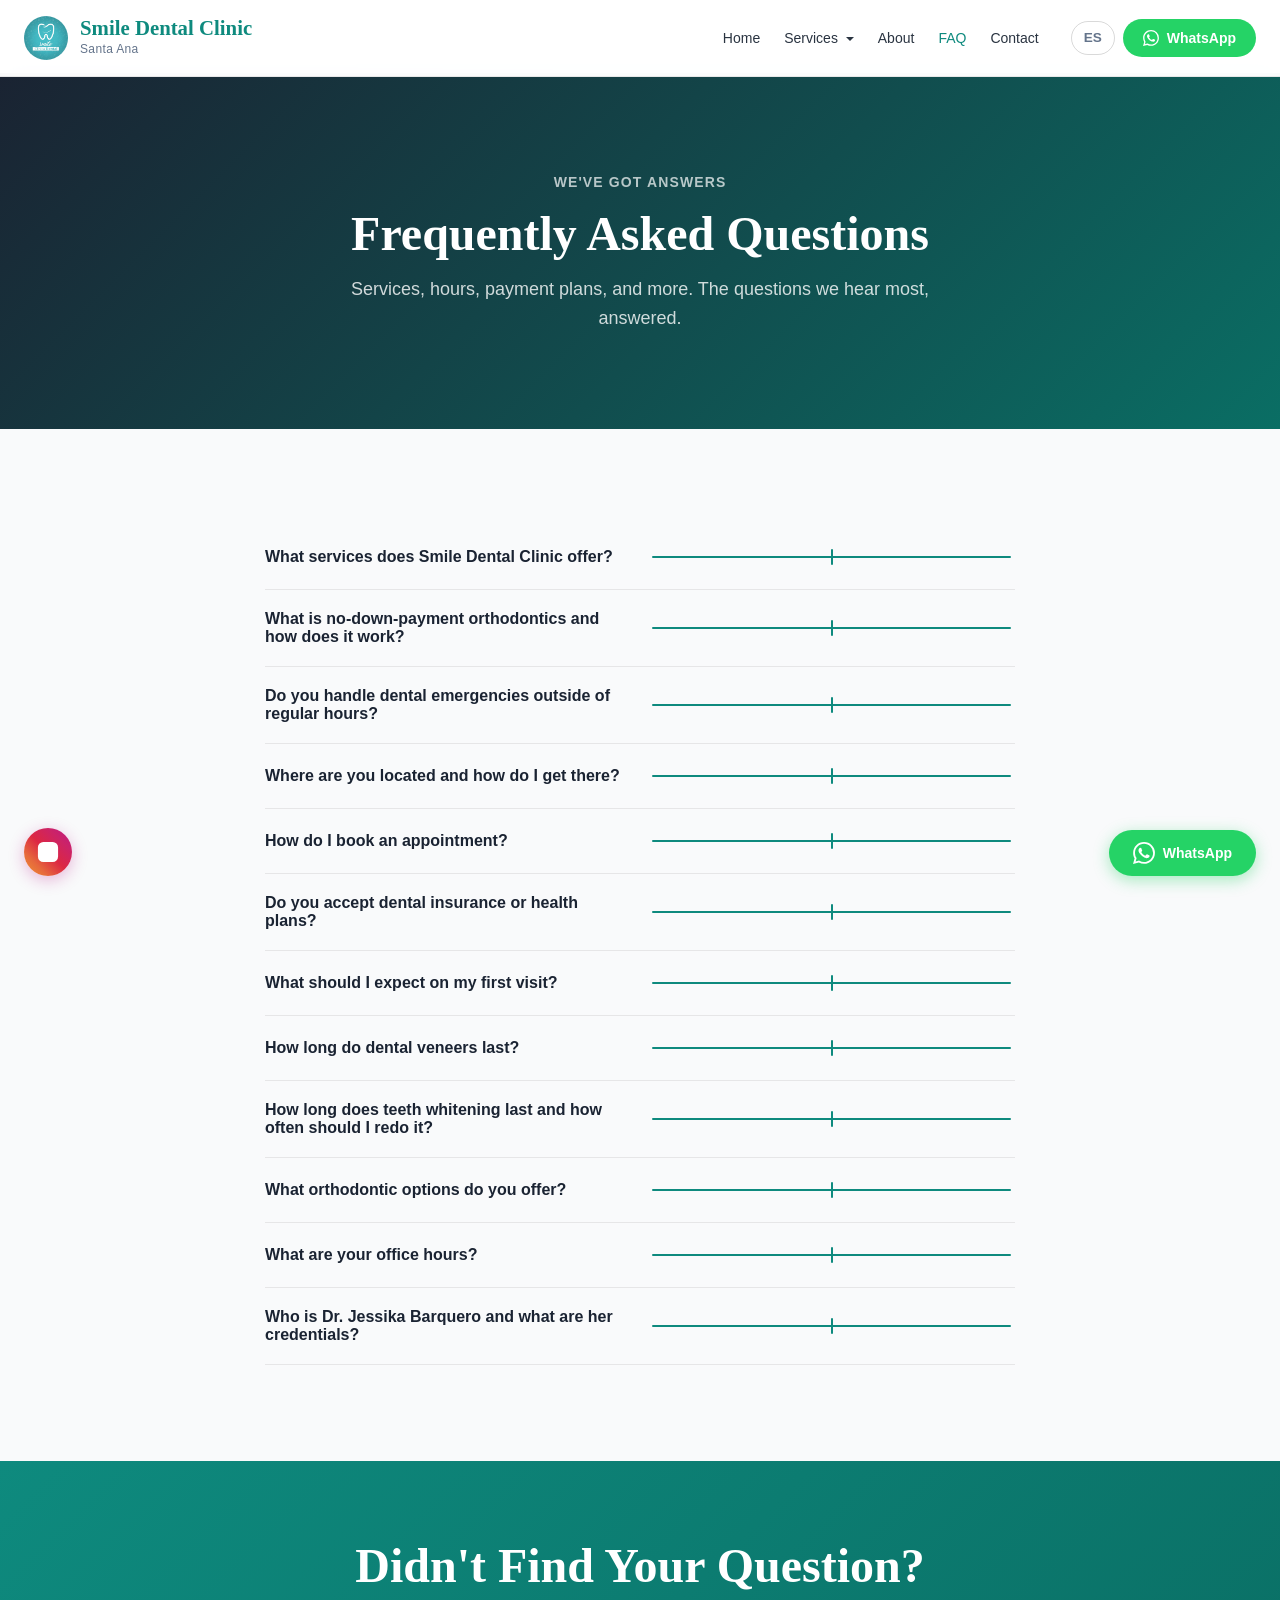
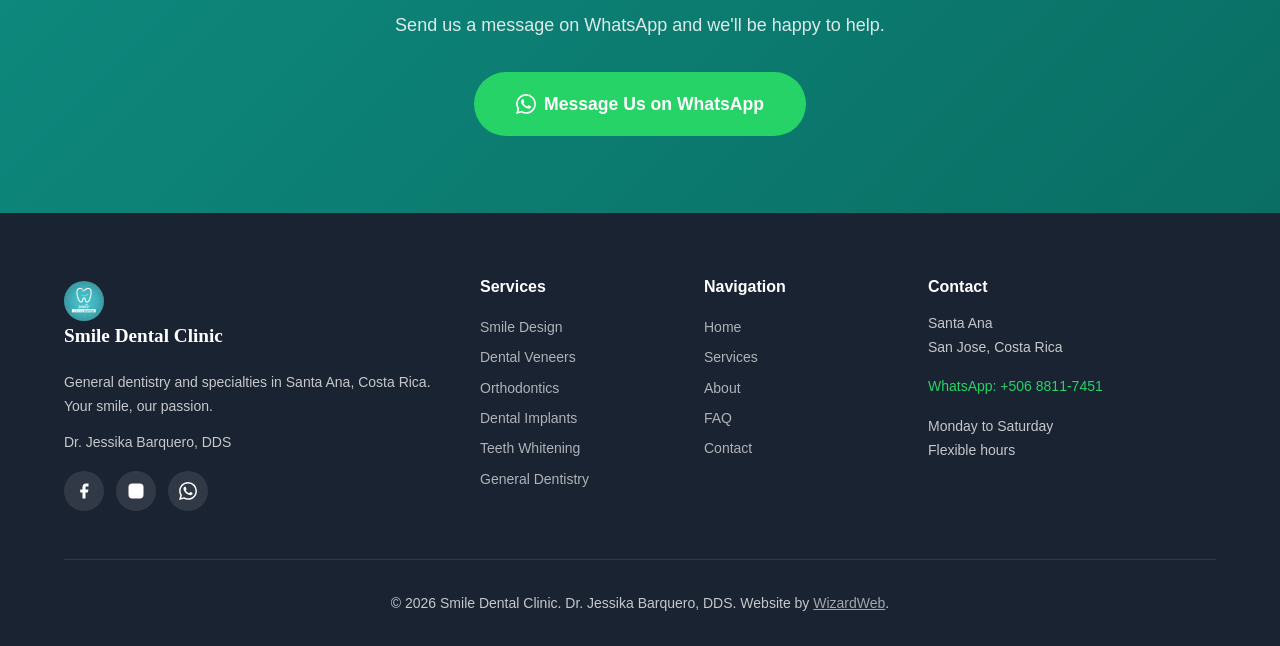
<file: en/faq.html>
<!DOCTYPE html>
<html lang="en">
<head>
  <meta charset="UTF-8">
  <meta name="viewport" content="width=device-width, initial-scale=1.0">
  <title>FAQ | Smile Dental Clinic | Dr. Jessika Barquero, DDS</title>
  <meta name="description" content="Answers to the most common questions about our dental services, payment plans, no-down-payment orthodontics, emergency hours, and more. Smile Dental Clinic, Santa Ana.">
  <meta name="keywords" content="dental FAQ, orthodontics no down payment, dental emergencies 24/7, teeth whitening, dental veneers Costa Rica, Dr Jessika Barquero English speaking dentist">

  <!-- Open Graph -->
  <meta property="og:type" content="website">
  <meta property="og:title" content="FAQ | Smile Dental Clinic">
  <meta property="og:description" content="Got questions about dental services, payment plans, no-down-payment orthodontics, hours, and more? We've got answers. Smile Dental Clinic in Santa Ana.">
  <meta property="og:image" content="https://drajessika.com/assets/images/hero-banner.jpg">
  <meta property="og:url" content="https://drajessika.com/en/faq.html">
  <meta property="og:site_name" content="Smile Dental Clinic">
  <meta property="og:locale" content="en_US">

  <!-- Twitter Card -->
  <meta name="twitter:card" content="summary_large_image">
  <meta name="twitter:title" content="FAQ | Smile Dental Clinic">
  <meta name="twitter:description" content="Your questions about services, payment plans, and more, answered. Smile Dental Clinic in Costa Rica.">
  <meta name="twitter:image" content="https://drajessika.com/assets/images/hero-banner.jpg">

  <link rel="canonical" href="https://drajessika.com/en/faq.html">
  <link rel="alternate" hreflang="es" href="https://drajessika.com/faq.html">
  <link rel="alternate" hreflang="en" href="https://drajessika.com/en/faq.html">
  <link rel="preconnect" href="https://api.fontshare.com" crossorigin>
  <link href="https://api.fontshare.com/v2/css?f[]=zodiak@400,500,700&f[]=satoshi@300,400,500,600,700&display=swap" rel="stylesheet" media="print" onload="this.media='all'">
  <noscript><link href="https://api.fontshare.com/v2/css?f[]=zodiak@400,500,700&f[]=satoshi@300,400,500,600,700&display=swap" rel="stylesheet"></noscript>
  <link rel="stylesheet" href="../base.css">
  <link rel="stylesheet" href="../style.css">

  <!-- JSON-LD Structured Data -->
  <script type="application/ld+json">
  {
    "@context": "https://schema.org",
    "@type": "FAQPage",
    "mainEntity": [
      {
        "@type": "Question",
        "name": "What services does Smile Dental Clinic offer?",
        "acceptedAnswer": {
          "@type": "Answer",
          "text": "We offer smile design, porcelain and ceramic dental veneers, orthodontics with brackets, titanium dental implants, professional teeth whitening, and general dentistry including cleanings, crowns, bridges, extractions, and emergency care."
        }
      },
      {
        "@type": "Question",
        "name": "What is no-down-payment orthodontics and how does it work?",
        "acceptedAnswer": {
          "@type": "Answer",
          "text": "You can start your orthodontic treatment without paying a large upfront amount. We offer accessible payment plans so more people can get started. Message us on WhatsApp and we'll walk you through the options for your case."
        }
      },
      {
        "@type": "Question",
        "name": "Do you handle dental emergencies outside of regular hours?",
        "acceptedAnswer": {
          "@type": "Answer",
          "text": "Yes, we handle dental emergencies 24 hours a day, 7 days a week. If you have severe pain, a broken tooth, a loose implant, or any urgent issue, message us right away on WhatsApp at +506 8811-7451 and we'll help you as quickly as possible."
        }
      },
      {
        "@type": "Question",
        "name": "Where are you located and how do I get there?",
        "acceptedAnswer": {
          "@type": "Answer",
          "text": "We're located in Santa Ana, San Jose, Costa Rica. If you need directions, just message us on WhatsApp and we'll be happy to guide you."
        }
      },
      {
        "@type": "Question",
        "name": "How do I book an appointment?",
        "acceptedAnswer": {
          "@type": "Answer",
          "text": "All appointments are booked via WhatsApp at +506 8811-7451. Just send us a message with what you need and we'll get back to you quickly to find a day and time that works for you."
        }
      },
      {
        "@type": "Question",
        "name": "Do you accept dental insurance or health plans?",
        "acceptedAnswer": {
          "@type": "Answer",
          "text": "We work with private payments, but we offer flexible payment plans to make treatments more accessible. If you'd like to know about financing options or ask about a specific plan, message us on WhatsApp and we'll help you find the best solution."
        }
      },
      {
        "@type": "Question",
        "name": "What should I expect on my first visit?",
        "acceptedAnswer": {
          "@type": "Answer",
          "text": "Dr. Jessika will do a full check-up: a visual exam, gum and teeth evaluation, and X-rays if needed. Then we'll talk through what you need, your goals, and put together a clear plan with options and costs. The atmosphere here is calm. No pressure, no rush."
        }
      },
      {
        "@type": "Question",
        "name": "How long do dental veneers last?",
        "acceptedAnswer": {
          "@type": "Answer",
          "text": "The porcelain and ceramic veneers we use last between 10 and 20 years with proper care. It depends on your daily hygiene, avoiding biting hard objects, not grinding your teeth, and keeping up with check-ups. They're a worthwhile investment."
        }
      },
      {
        "@type": "Question",
        "name": "How long does teeth whitening last and how often should I redo it?",
        "acceptedAnswer": {
          "@type": "Answer",
          "text": "Professional whitening lasts between 1 and 3 years, depending on how much coffee, tea, or tobacco you consume and your daily hygiene. Avoiding staining foods and drinks in the first few days helps the results last longer. A yearly touch-up keeps things looking fresh, or whenever the doctor recommends it."
        }
      },
      {
        "@type": "Question",
        "name": "What orthodontic options do you offer?",
        "acceptedAnswer": {
          "@type": "Answer",
          "text": "Orthodontic treatment is handled by Dr. Veronica Fernandez, an orthodontics specialist. We offer traditional metal brackets and other options depending on your case. All treatments are available under the No Down Payment Orthodontics program, with accessible payment plans so you can get started without a big upfront cost."
        }
      },
      {
        "@type": "Question",
        "name": "What are your office hours?",
        "acceptedAnswer": {
          "@type": "Answer",
          "text": "We're open Monday through Saturday with flexible hours to fit your schedule. And for emergencies, we're available 24 hours a day, every day. To book or check availability, message us on WhatsApp at +506 8811-7451."
        }
      },
      {
        "@type": "Question",
        "name": "Who is Dr. Jessika Barquero and what are her credentials?",
        "acceptedAnswer": {
          "@type": "Answer",
          "text": "Dr. Jessika Barquero is a Doctor of Dental Surgery (DDS) from the University of Costa Rica (UCR), registered with Costa Rica's Dental Association under code 309206. She's the director of Smile Dental Clinic, with years of experience in general and cosmetic dentistry. She's also fully bilingual and speaks fluent English. She takes the time to explain everything clearly and will never recommend something you don't actually need."
        }
      }
    ]
  }
  </script>
</head>
<body>

  <!-- HEADER -->
  <header class="site-header" id="siteHeader" role="banner">
    <a href="index.html" class="header-logo" aria-label="Smile Dental Clinic - Home">
      <img src="../assets/images/logo-square.jpg" alt="Smile Dental Clinic logo" width="44" height="44">
      <div>
        <div class="logo-text">Smile Dental Clinic</div>
        <div class="logo-sub">Santa Ana</div>
      </div>
    </a>

    <button class="mobile-menu-btn" aria-label="Open navigation menu" aria-expanded="false" id="mobileMenuBtn">
      <span></span><span></span><span></span>
    </button>

    <nav class="header-nav" id="headerNav" aria-label="Main navigation">
      <ul class="nav-links" role="list">
        <li><a href="index.html">Home</a></li>
        <li class="nav-dropdown">
          <a href="services.html" aria-haspopup="true" aria-expanded="false">Services <span class="nav-dropdown-arrow"></span></a>
          <ul class="nav-dropdown-menu" role="list">
            <li><a href="services.html#smile-design">Smile Design</a></li>
            <li><a href="services.html#veneers">Dental Veneers</a></li>
            <li><a href="services.html#orthodontics">Orthodontics</a></li>
            <li><a href="services.html#implants">Dental Implants</a></li>
            <li><a href="services.html#whitening">Teeth Whitening</a></li>
            <li><a href="services.html#general">General Dentistry</a></li>
          </ul>
        </li>
        <li><a href="about.html">About</a></li>
        <li><a href="faq.html" style="color: var(--color-primary);">FAQ</a></li>
        <li><a href="contact.html">Contact</a></li>
      </ul>
      <div class="nav-buttons">
        <a href="../faq.html" onclick="localStorage.setItem('smile_lang','es')" class="nav-lang" style="font-size: 0.85rem; font-weight: 600; color: var(--color-text-muted); text-decoration: none; padding: 0.35rem 0.75rem; border: 1px solid rgba(0,0,0,0.15); border-radius: 999px;">ES</a>
        <a href="https://wa.me/50688117451?text=Hi%2C%20I'd%20like%20to%20book%20an%20appointment" target="_blank" class="nav-cta nav-cta-whatsapp" aria-label="Contact via WhatsApp">
          <svg viewBox="0 0 24 24"><path d="M17.472 14.382c-.297-.149-1.758-.867-2.03-.967-.273-.099-.471-.148-.67.15-.197.297-.767.966-.94 1.164-.173.199-.347.223-.644.075-.297-.15-1.255-.463-2.39-1.475-.883-.788-1.48-1.761-1.653-2.059-.173-.297-.018-.458.13-.606.134-.133.298-.347.446-.52.149-.174.198-.298.298-.497.099-.198.05-.371-.025-.52-.075-.149-.669-1.612-.916-2.207-.242-.579-.487-.5-.669-.51-.173-.008-.371-.01-.57-.01-.198 0-.52.074-.792.372-.272.297-1.04 1.016-1.04 2.479 0 1.462 1.065 2.875 1.213 3.074.149.198 2.096 3.2 5.077 4.487.709.306 1.262.489 1.694.625.712.227 1.36.195 1.871.118.571-.085 1.758-.719 2.006-1.413.248-.694.248-1.289.173-1.413-.074-.124-.272-.198-.57-.347m-5.421 7.403h-.004a9.87 9.87 0 01-5.031-1.378l-.361-.214-3.741.982.998-3.648-.235-.374a9.86 9.86 0 01-1.51-5.26c.001-5.45 4.436-9.884 9.888-9.884 2.64 0 5.122 1.03 6.988 2.898a9.825 9.825 0 012.893 6.994c-.003 5.45-4.437 9.884-9.885 9.884m8.413-18.297A11.815 11.815 0 0012.05 0C5.495 0 .16 5.335.157 11.892c0 2.096.547 4.142 1.588 5.945L.057 24l6.305-1.654a11.882 11.882 0 005.683 1.448h.005c6.554 0 11.89-5.335 11.893-11.893a11.821 11.821 0 00-3.48-8.413z"/></svg>
          WhatsApp
        </a>
      </div>
    </nav>
  </header>

  <!-- PAGE HERO -->
  <section class="page-hero" aria-label="Frequently Asked Questions">
    <span class="section-label" style="color: rgba(255,255,255,0.7);">We've Got Answers</span>
    <h1>Frequently Asked Questions</h1>
    <p>Services, hours, payment plans, and more. The questions we hear most, answered.</p>
  </section>

  <!-- FAQ SECTION -->
  <section class="section" aria-label="Frequently asked questions list">
    <div class="container">

      <div class="faq-list" role="list">

        <!-- FAQ 1 -->
        <div class="faq-item" role="listitem">
          <button class="faq-question" aria-expanded="false">
            <span>What services does Smile Dental Clinic offer?</span>
            <span class="faq-icon" aria-hidden="true"></span>
          </button>
          <div class="faq-answer">
            <p>We do it all: <strong>Smile Design</strong>, <strong>Dental Veneers</strong> in porcelain and ceramic, <strong>Orthodontics</strong> with brackets, <strong>Dental Implants</strong> in titanium, professional <strong>Teeth Whitening</strong>, and <strong>General Dentistry</strong> (cleanings, crowns, bridges, extractions, and emergencies). You'll be cared for by Dr. Jessika Barquero, DDS, and Dr. Veronica Fernandez, our orthodontics specialist.</p>
          </div>
        </div>

        <!-- FAQ 2 -->
        <div class="faq-item" role="listitem">
          <button class="faq-question" aria-expanded="false">
            <span>What is no-down-payment orthodontics and how does it work?</span>
            <span class="faq-icon" aria-hidden="true"></span>
          </button>
          <div class="faq-answer">
            <p>You can start your braces treatment without a large upfront payment. We have accessible payment plans so it doesn't become a financial burden. Send us a message on WhatsApp and we'll walk you through the options for your case.</p>
          </div>
        </div>

        <!-- FAQ 3 -->
        <div class="faq-item" role="listitem">
          <button class="faq-question" aria-expanded="false">
            <span>Do you handle dental emergencies outside of regular hours?</span>
            <span class="faq-icon" aria-hidden="true"></span>
          </button>
          <div class="faq-answer">
            <p>Yes, we handle dental emergencies <strong>24/7</strong>. If you have severe pain, a broken tooth, a loose implant, or any urgent situation, message us right now on WhatsApp at <strong>+506 8811-7451</strong> and we'll take care of you as soon as possible.</p>
          </div>
        </div>

        <!-- FAQ 4 -->
        <div class="faq-item" role="listitem">
          <button class="faq-question" aria-expanded="false">
            <span>Where are you located and how do I get there?</span>
            <span class="faq-icon" aria-hidden="true"></span>
          </button>
          <div class="faq-answer">
            <p>We're in <strong>Santa Ana</strong>, San Jose, Costa Rica. Not sure how to get here? Message us on WhatsApp and we'll be happy to give you directions.</p>
          </div>
        </div>

        <!-- FAQ 5 -->
        <div class="faq-item" role="listitem">
          <button class="faq-question" aria-expanded="false">
            <span>How do I book an appointment?</span>
            <span class="faq-icon" aria-hidden="true"></span>
          </button>
          <div class="faq-answer">
            <p>All appointments are booked through <strong>WhatsApp</strong> at <strong>+506 8811-7451</strong>. Send us a message with what you need and we'll find a day and time that works. You can tap the WhatsApp button on this page to reach us directly.</p>
          </div>
        </div>

        <!-- FAQ 6 -->
        <div class="faq-item" role="listitem">
          <button class="faq-question" aria-expanded="false">
            <span>Do you accept dental insurance or health plans?</span>
            <span class="faq-icon" aria-hidden="true"></span>
          </button>
          <div class="faq-answer">
            <p>We work with private payments, but we offer <strong>flexible payment plans</strong> to make treatments more accessible. If you'd like to know about financing options or have questions about a specific plan, message us on WhatsApp and we'll sort it out together.</p>
          </div>
        </div>

        <!-- FAQ 7 -->
        <div class="faq-item" role="listitem">
          <button class="faq-question" aria-expanded="false">
            <span>What should I expect on my first visit?</span>
            <span class="faq-icon" aria-hidden="true"></span>
          </button>
          <div class="faq-answer">
            <p>Dr. Jessika will do a <strong>complete check-up</strong>: a visual exam, an evaluation of your gums and teeth, and X-rays if needed. Then we'll sit down with you to talk through what you need, your goals, and put together a plan with clear options and costs. The atmosphere here is calm. No pressure, no rush.</p>
          </div>
        </div>

        <!-- FAQ 8 -->
        <div class="faq-item" role="listitem">
          <button class="faq-question" aria-expanded="false">
            <span>How long do dental veneers last?</span>
            <span class="faq-icon" aria-hidden="true"></span>
          </button>
          <div class="faq-answer">
            <p>The <strong>porcelain and ceramic veneers</strong> we use last between <strong>10 and 20 years</strong> with proper care. This depends on your daily hygiene, not biting hard objects, not grinding your teeth, and keeping up with your regular check-ups. Done right, they hold up for a long time.</p>
          </div>
        </div>

        <!-- FAQ 9 -->
        <div class="faq-item" role="listitem">
          <button class="faq-question" aria-expanded="false">
            <span>How long does teeth whitening last and how often should I redo it?</span>
            <span class="faq-icon" aria-hidden="true"></span>
          </button>
          <div class="faq-answer">
            <p><strong>Professional whitening</strong> lasts between <strong>1 and 3 years</strong>, depending on how much coffee, tea, or tobacco you consume and your daily hygiene. Avoiding staining foods and drinks in the first few days after treatment helps the results last longer. A yearly touch-up keeps things looking fresh, or whenever Dr. Jessika recommends it.</p>
          </div>
        </div>

        <!-- FAQ 10 -->
        <div class="faq-item" role="listitem">
          <button class="faq-question" aria-expanded="false">
            <span>What orthodontic options do you offer?</span>
            <span class="faq-icon" aria-hidden="true"></span>
          </button>
          <div class="faq-answer">
            <p>Orthodontic treatment is handled by <strong>Dr. Veronica Fernandez</strong>, our in-house specialist. We offer <strong>traditional metal brackets</strong> and other options depending on your case. All orthodontic treatments are available under the <strong>No Down Payment Program</strong>, with accessible monthly plans so you can get started without a heavy upfront cost.</p>
          </div>
        </div>

        <!-- FAQ 11 -->
        <div class="faq-item" role="listitem">
          <button class="faq-question" aria-expanded="false">
            <span>What are your office hours?</span>
            <span class="faq-icon" aria-hidden="true"></span>
          </button>
          <div class="faq-answer">
            <p>We're open <strong>Monday through Saturday with flexible hours</strong> to fit your schedule. For emergencies, we're available <strong>24 hours a day, every day</strong>. To book or check availability, message us on WhatsApp at <strong>+506 8811-7451</strong>.</p>
          </div>
        </div>

        <!-- FAQ 12 -->
        <div class="faq-item" role="listitem">
          <button class="faq-question" aria-expanded="false">
            <span>Who is Dr. Jessika Barquero and what are her credentials?</span>
            <span class="faq-icon" aria-hidden="true"></span>
          </button>
          <div class="faq-answer">
            <p><strong>Dr. Jessika Barquero</strong> is a Doctor of Dental Surgery (DDS) from the <strong>University of Costa Rica (UCR)</strong>, registered with Costa Rica's Dental Association under code 309206. She's the director of Smile Dental Clinic, with years of experience in general and cosmetic dentistry. She's fully bilingual, takes the time to explain everything clearly, and will never recommend something you don't actually need.</p>
          </div>
        </div>

      </div>

    </div>
  </section>

  <!-- CTA BANNER -->
  <section class="cta-banner" aria-label="Book an appointment">
    <div class="container">
      <h2>Didn't Find Your Question?</h2>
      <p>Send us a message on WhatsApp and we'll be happy to help.</p>
      <a href="https://wa.me/50688117451?text=Hi%2C%20I'd%20like%20to%20book%20an%20appointment" target="_blank" class="btn btn-whatsapp" style="font-size: 1.1rem; padding: var(--space-4) var(--space-10);">
        <svg viewBox="0 0 24 24"><path d="M17.472 14.382c-.297-.149-1.758-.867-2.03-.967-.273-.099-.471-.148-.67.15-.197.297-.767.966-.94 1.164-.173.199-.347.223-.644.075-.297-.15-1.255-.463-2.39-1.475-.883-.788-1.48-1.761-1.653-2.059-.173-.297-.018-.458.13-.606.134-.133.298-.347.446-.52.149-.174.198-.298.298-.497.099-.198.05-.371-.025-.52-.075-.149-.669-1.612-.916-2.207-.242-.579-.487-.5-.669-.51-.173-.008-.371-.01-.57-.01-.198 0-.52.074-.792.372-.272.297-1.04 1.016-1.04 2.479 0 1.462 1.065 2.875 1.213 3.074.149.198 2.096 3.2 5.077 4.487.709.306 1.262.489 1.694.625.712.227 1.36.195 1.871.118.571-.085 1.758-.719 2.006-1.413.248-.694.248-1.289.173-1.413-.074-.124-.272-.198-.57-.347m-5.421 7.403h-.004a9.87 9.87 0 01-5.031-1.378l-.361-.214-3.741.982.998-3.648-.235-.374a9.86 9.86 0 01-1.51-5.26c.001-5.45 4.436-9.884 9.888-9.884 2.64 0 5.122 1.03 6.988 2.898a9.825 9.825 0 012.893 6.994c-.003 5.45-4.437 9.884-9.885 9.884m8.413-18.297A11.815 11.815 0 0012.05 0C5.495 0 .16 5.335.157 11.892c0 2.096.547 4.142 1.588 5.945L.057 24l6.305-1.654a11.882 11.882 0 005.683 1.448h.005c6.554 0 11.89-5.335 11.893-11.893a11.821 11.821 0 00-3.48-8.413z"/></svg>
        Message Us on WhatsApp
      </a>
    </div>
  </section>

  <!-- FOOTER -->
  <footer class="site-footer" role="contentinfo">
    <div class="container">
      <div class="footer-grid">
        <div class="footer-col">
          <a href="index.html" class="footer-brand-logo">
            <img src="../assets/images/logo-square.jpg" alt="Smile Dental Clinic" width="40" height="40">
            <span>Smile Dental Clinic</span>
          </a>
          <p>General dentistry and specialties in Santa Ana, Costa Rica. Your smile, our passion.</p>
          <p>Dr. Jessika Barquero, DDS</p>
          <div class="footer-social">
            <a href="https://www.facebook.com/costaricaclinica/" target="_blank" aria-label="Facebook">
              <svg viewBox="0 0 24 24"><path d="M18 2h-3a5 5 0 0 0-5 5v3H7v4h3v8h4v-8h3l1-4h-4V7a1 1 0 0 1 1-1h3z"/></svg>
            </a>
            <a href="https://www.instagram.com/drajessikabarquero/" target="_blank" aria-label="Instagram">
              <svg viewBox="0 0 24 24"><rect x="2" y="2" width="20" height="20" rx="5" ry="5"/><path d="M16 11.37A4 4 0 1 1 12.63 8 4 4 0 0 1 16 11.37z"/><line x1="17.5" y1="6.5" x2="17.51" y2="6.5"/></svg>
            </a>
            <a href="https://wa.me/50688117451" target="_blank" aria-label="WhatsApp">
              <svg viewBox="0 0 24 24"><path d="M17.472 14.382c-.297-.149-1.758-.867-2.03-.967-.273-.099-.471-.148-.67.15-.197.297-.767.966-.94 1.164-.173.199-.347.223-.644.075-.297-.15-1.255-.463-2.39-1.475-.883-.788-1.48-1.761-1.653-2.059-.173-.297-.018-.458.13-.606.134-.133.298-.347.446-.52.149-.174.198-.298.298-.497.099-.198.05-.371-.025-.52-.075-.149-.669-1.612-.916-2.207-.242-.579-.487-.5-.669-.51-.173-.008-.371-.01-.57-.01-.198 0-.52.074-.792.372-.272.297-1.04 1.016-1.04 2.479 0 1.462 1.065 2.875 1.213 3.074.149.198 2.096 3.2 5.077 4.487.709.306 1.262.489 1.694.625.712.227 1.36.195 1.871.118.571-.085 1.758-.719 2.006-1.413.248-.694.248-1.289.173-1.413-.074-.124-.272-.198-.57-.347m-5.421 7.403h-.004a9.87 9.87 0 01-5.031-1.378l-.361-.214-3.741.982.998-3.648-.235-.374a9.86 9.86 0 01-1.51-5.26c.001-5.45 4.436-9.884 9.888-9.884 2.64 0 5.122 1.03 6.988 2.898a9.825 9.825 0 012.893 6.994c-.003 5.45-4.437 9.884-9.885 9.884m8.413-18.297A11.815 11.815 0 0012.05 0C5.495 0 .16 5.335.157 11.892c0 2.096.547 4.142 1.588 5.945L.057 24l6.305-1.654a11.882 11.882 0 005.683 1.448h.005c6.554 0 11.89-5.335 11.893-11.893a11.821 11.821 0 00-3.48-8.413z"/></svg>
            </a>
          </div>
        </div>
        <div class="footer-col">
          <h4>Services</h4>
          <a href="services.html#smile-design">Smile Design</a>
          <a href="services.html#veneers">Dental Veneers</a>
          <a href="services.html#orthodontics">Orthodontics</a>
          <a href="services.html#implants">Dental Implants</a>
          <a href="services.html#whitening">Teeth Whitening</a>
          <a href="services.html#general">General Dentistry</a>
        </div>
        <div class="footer-col">
          <h4>Navigation</h4>
          <a href="index.html">Home</a>
          <a href="services.html">Services</a>
          <a href="about.html">About</a>
          <a href="faq.html">FAQ</a>
          <a href="contact.html">Contact</a>
        </div>
        <div class="footer-col">
          <h4>Contact</h4>
          <p>Santa Ana<br>San Jose, Costa Rica</p>
          <p><a href="https://wa.me/50688117451" target="_blank" style="color: #25D366;">WhatsApp: +506 8811-7451</a></p>
          <p>Monday to Saturday<br>Flexible hours</p>
        </div>
      </div>
      <div class="footer-bottom">
        <p>&copy; <script>document.write(new Date().getFullYear())</script> Smile Dental Clinic. Dr. Jessika Barquero, DDS. Website by <a href="https://wizardweb.ca" target="_blank" style="color: rgba(255,255,255,0.6); text-decoration: underline;">WizardWeb</a>.</p>
      </div>
    </div>
  </footer>

  <!-- FLOATING WHATSAPP BUTTON -->
  <a href="https://wa.me/50688117451?text=Hi%2C%20I'd%20like%20to%20book%20an%20appointment" target="_blank" class="whatsapp-float" aria-label="Contact via WhatsApp">
    <svg viewBox="0 0 24 24"><path d="M17.472 14.382c-.297-.149-1.758-.867-2.03-.967-.273-.099-.471-.148-.67.15-.197.297-.767.966-.94 1.164-.173.199-.347.223-.644.075-.297-.15-1.255-.463-2.39-1.475-.883-.788-1.48-1.761-1.653-2.059-.173-.297-.018-.458.13-.606.134-.133.298-.347.446-.52.149-.174.198-.298.298-.497.099-.198.05-.371-.025-.52-.075-.149-.669-1.612-.916-2.207-.242-.579-.487-.5-.669-.51-.173-.008-.371-.01-.57-.01-.198 0-.52.074-.792.372-.272.297-1.04 1.016-1.04 2.479 0 1.462 1.065 2.875 1.213 3.074.149.198 2.096 3.2 5.077 4.487.709.306 1.262.489 1.694.625.712.227 1.36.195 1.871.118.571-.085 1.758-.719 2.006-1.413.248-.694.248-1.289.173-1.413-.074-.124-.272-.198-.57-.347m-5.421 7.403h-.004a9.87 9.87 0 01-5.031-1.378l-.361-.214-3.741.982.998-3.648-.235-.374a9.86 9.86 0 01-1.51-5.26c.001-5.45 4.436-9.884 9.888-9.884 2.64 0 5.122 1.03 6.988 2.898a9.825 9.825 0 012.893 6.994c-.003 5.45-4.437 9.884-9.885 9.884m8.413-18.297A11.815 11.815 0 0012.05 0C5.495 0 .16 5.335.157 11.892c0 2.096.547 4.142 1.588 5.945L.057 24l6.305-1.654a11.882 11.882 0 005.683 1.448h.005c6.554 0 11.89-5.335 11.893-11.893a11.821 11.821 0 00-3.48-8.413z"/></svg>
    <span>WhatsApp</span>
  </a>

  <!-- FLOATING INSTAGRAM BUTTON -->
  <a href="https://www.instagram.com/drajessikabarquero/" target="_blank" class="ig-float" aria-label="Follow on Instagram">
    <svg viewBox="0 0 24 24" fill="none" stroke="#fff" stroke-width="2" stroke-linecap="round" stroke-linejoin="round"><rect x="2" y="2" width="20" height="20" rx="5" ry="5"/><path d="M16 11.37A4 4 0 1 1 12.63 8 4 4 0 0 1 16 11.37z"/><line x1="17.5" y1="6.5" x2="17.51" y2="6.5"/></svg>
  </a>

  <!-- SCRIPTS -->
  <script>
    // Header scroll effect
    window.addEventListener('scroll', function() {
      var header = document.getElementById('siteHeader');
      if (window.scrollY > 50) { header.classList.add('scrolled'); }
      else { header.classList.remove('scrolled'); }
    });

    // Mobile nav toggle
    var mobileBtn = document.getElementById('mobileMenuBtn');
    var headerNav = document.getElementById('headerNav');
    if (mobileBtn && headerNav) {
      mobileBtn.addEventListener('click', function() {
        headerNav.classList.toggle('open');
        mobileBtn.classList.toggle('active');
        mobileBtn.setAttribute('aria-expanded', headerNav.classList.contains('open'));
      });
      headerNav.querySelectorAll('a').forEach(function(link) {
        link.addEventListener('click', function(e) {
          var dd = this.closest('.nav-dropdown');
          if (dd && this === dd.querySelector(':scope > a') && window.innerWidth <= 1100) {
            e.preventDefault();
            dd.classList.toggle('open');
            return;
          }
          headerNav.classList.remove('open');
          mobileBtn.classList.remove('active');
          mobileBtn.setAttribute('aria-expanded', 'false');
        });
      });
    }

    // Desktop dropdown click
    document.querySelectorAll('.nav-dropdown').forEach(function(dd) {
      var ddLink = dd.querySelector(':scope > a');
      if (ddLink) {
        ddLink.addEventListener('click', function(e) {
          if (window.innerWidth > 1100) {
            e.preventDefault();
            dd.classList.toggle('open');
            document.querySelectorAll('.nav-dropdown').forEach(function(other) {
              if (other !== dd) other.classList.remove('open');
            });
          }
        });
      }
    });
    document.addEventListener('click', function(e) {
      if (!e.target.closest('.nav-dropdown')) {
        document.querySelectorAll('.nav-dropdown').forEach(function(dd) { dd.classList.remove('open'); });
      }
    });

    // FAQ Accordion
    document.querySelectorAll('.faq-question').forEach(function(btn) {
      btn.addEventListener('click', function() {
        var item = this.closest('.faq-item');
        var isOpen = item.classList.contains('open');

        // Close all open items
        document.querySelectorAll('.faq-item.open').forEach(function(openItem) {
          openItem.classList.remove('open');
          openItem.querySelector('.faq-question').setAttribute('aria-expanded', 'false');
        });

        // Open clicked item if it was closed
        if (!isOpen) {
          item.classList.add('open');
          this.setAttribute('aria-expanded', 'true');
        }
      });
    });
  </script>

</body>
</html>
</file>
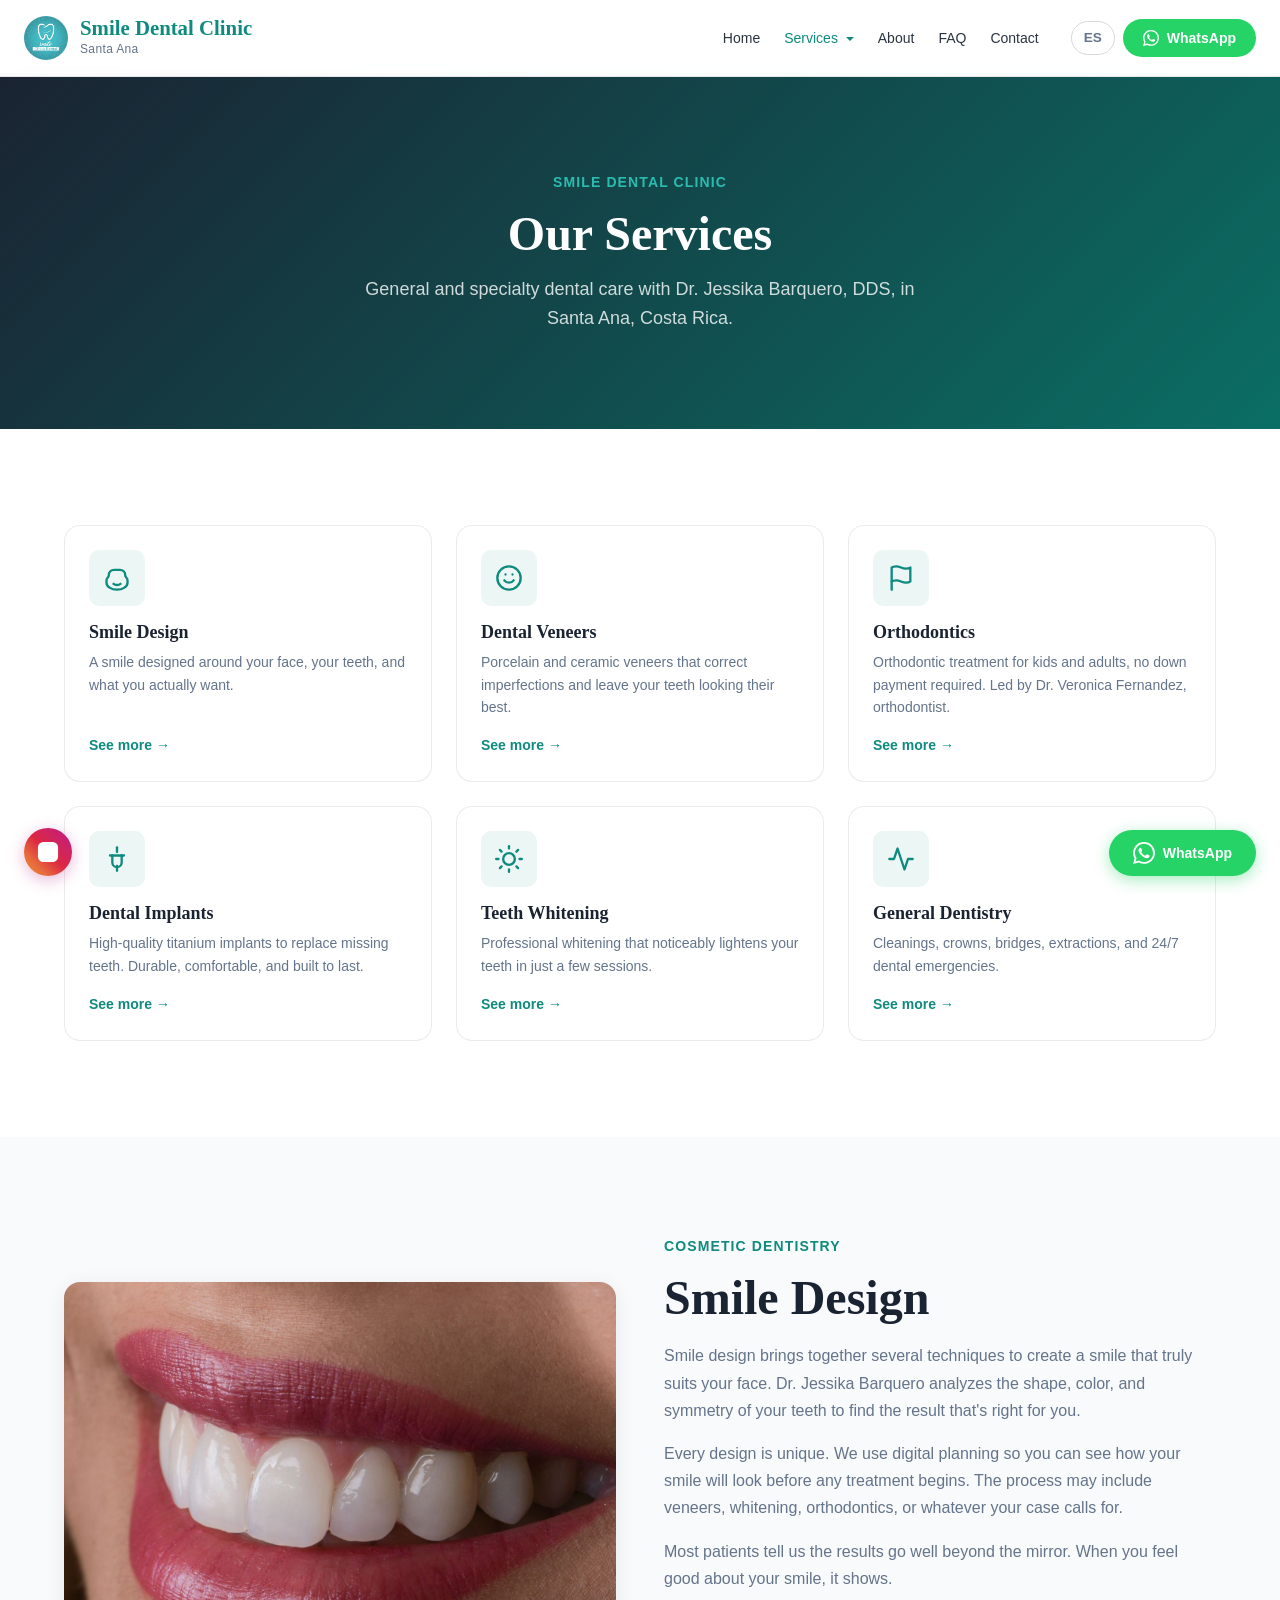
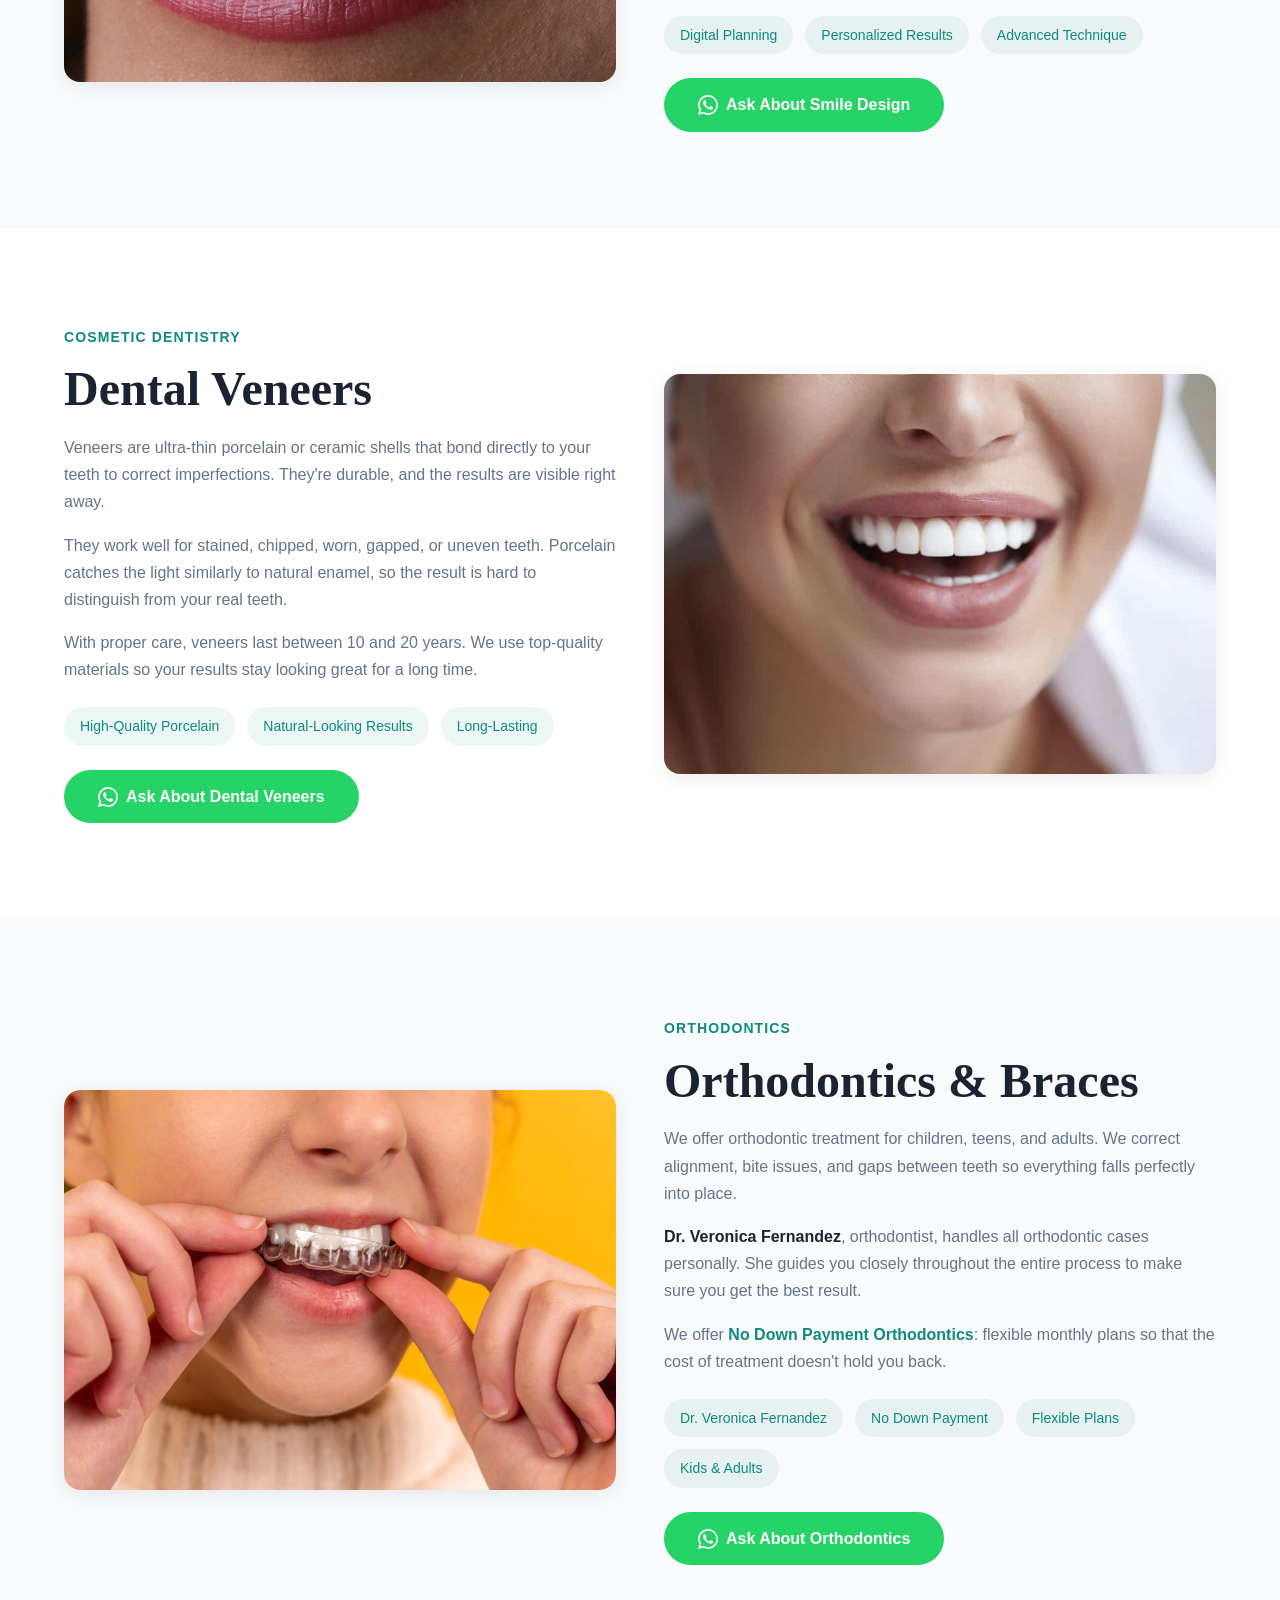
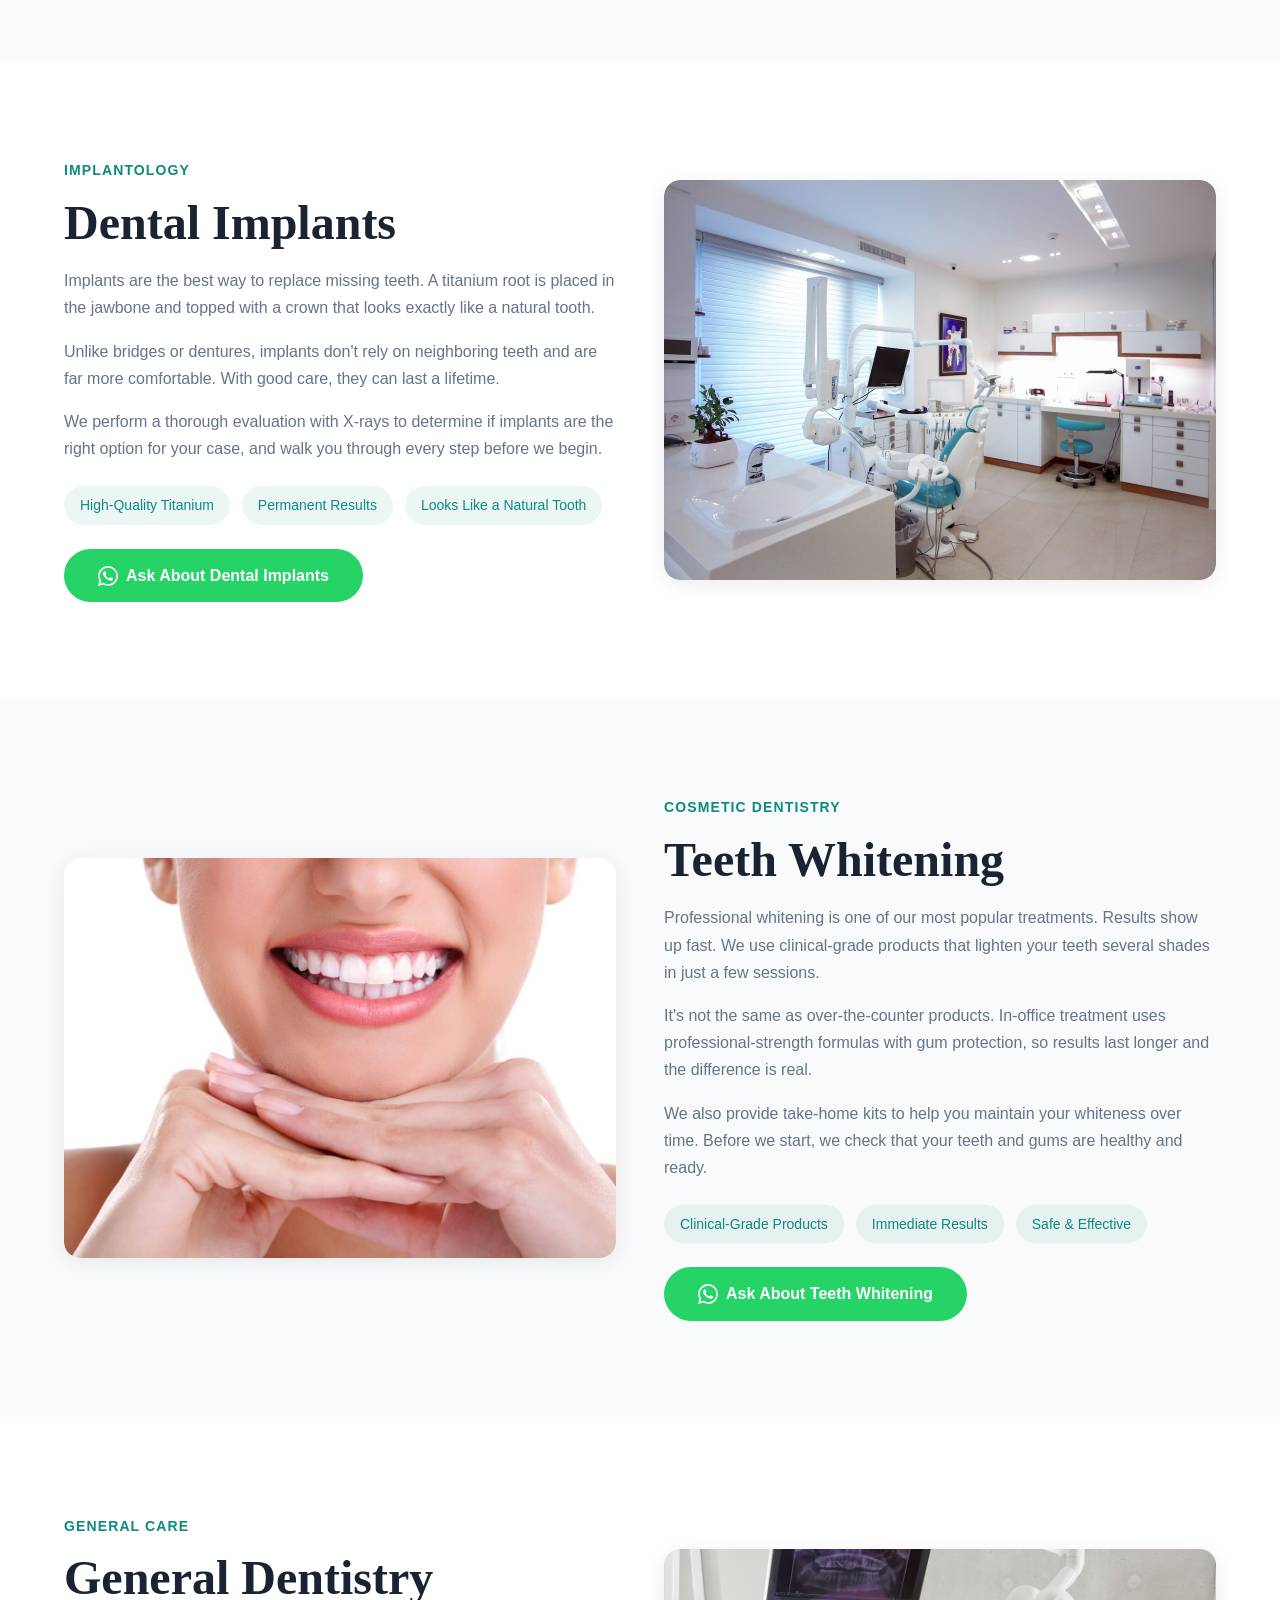
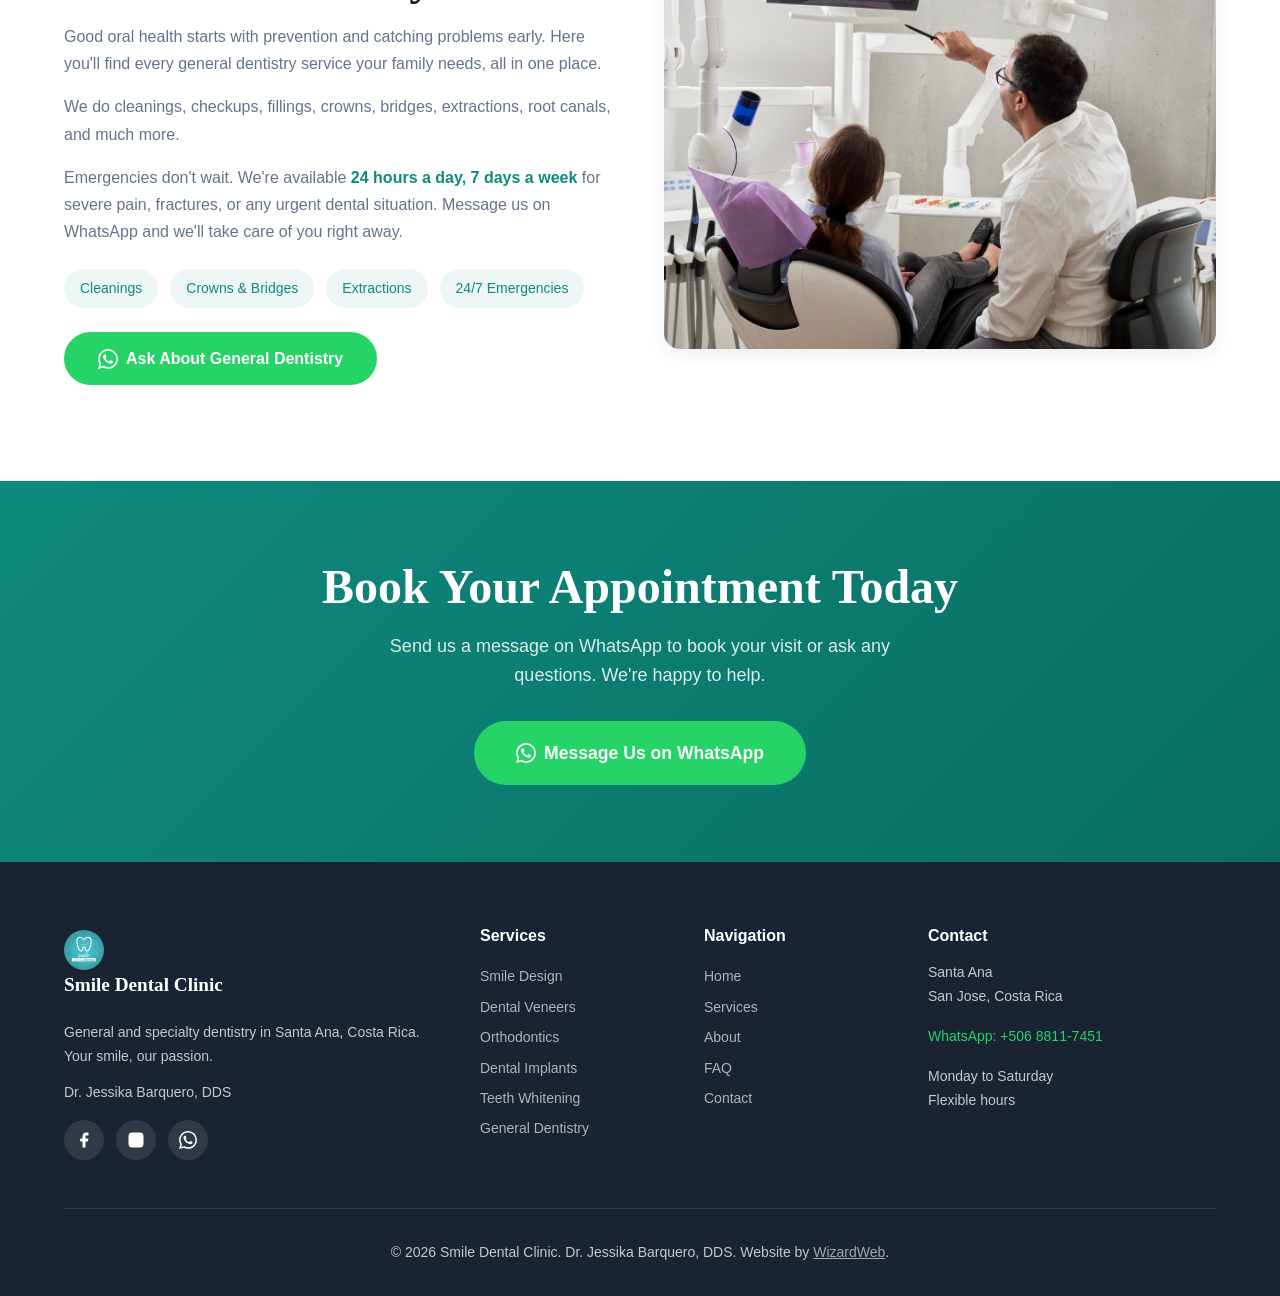
<file: en/services.html>
<!DOCTYPE html>
<html lang="en">
<head>
  <meta charset="UTF-8">
  <meta name="viewport" content="width=device-width, initial-scale=1.0">
  <title>Our Services | Smile Dental Clinic | Dr. Jessika Barquero, DDS</title>
  <meta name="description" content="Dental services in Santa Ana, Costa Rica. Smile design, dental veneers, orthodontics, dental implants, teeth whitening, and general dentistry. Dr. Jessika Barquero, DDS.">
  <meta name="keywords" content="smile design Costa Rica, dental veneers Santa Ana, orthodontics no down payment, dental implants Costa Rica, teeth whitening, general dentistry Santa Ana, Dr Jessika Barquero, English speaking dentist Costa Rica">

  <!-- Open Graph -->
  <meta property="og:type" content="website">
  <meta property="og:title" content="Our Services | Smile Dental Clinic | Dr. Jessika Barquero, DDS">
  <meta property="og:description" content="Smile design, dental veneers, orthodontics, implants, teeth whitening, and general dentistry in Santa Ana, Costa Rica.">
  <meta property="og:image" content="https://drajessika.com/assets/images/hero-banner.jpg">
  <meta property="og:url" content="https://drajessika.com/en/services.html">
  <meta property="og:site_name" content="Smile Dental Clinic">
  <meta property="og:locale" content="en_US">

  <!-- Twitter Card -->
  <meta name="twitter:card" content="summary_large_image">
  <meta name="twitter:title" content="Our Services | Smile Dental Clinic">
  <meta name="twitter:description" content="Smile design, veneers, orthodontics, implants, and whitening in Santa Ana, Costa Rica.">
  <meta name="twitter:image" content="https://drajessika.com/assets/images/hero-banner.jpg">

  <link rel="canonical" href="https://drajessika.com/en/services.html">
  <link rel="alternate" hreflang="es" href="https://drajessika.com/servicios.html">
  <link rel="alternate" hreflang="en" href="https://drajessika.com/en/services.html">
  <link rel="preconnect" href="https://api.fontshare.com" crossorigin>
  <link href="https://api.fontshare.com/v2/css?f[]=zodiak@400,500,700&f[]=satoshi@300,400,500,600,700&display=swap" rel="stylesheet" media="print" onload="this.media='all'">
  <noscript><link href="https://api.fontshare.com/v2/css?f[]=zodiak@400,500,700&f[]=satoshi@300,400,500,600,700&display=swap" rel="stylesheet"></noscript>
  <link rel="stylesheet" href="../base.css">
  <link rel="stylesheet" href="../style.css">

  <!-- JSON-LD Structured Data -->
  <script type="application/ld+json">
  {
    "@context": "https://schema.org",
    "@type": "Dentist",
    "name": "Smile Dental Clinic",
    "description": "General and specialty dental clinic. Smile design, dental veneers, orthodontics, implants, and teeth whitening.",
    "url": "https://drajessika.com/en/",
    "telephone": "+50622827093",
    "image": "https://drajessika.com/assets/images/logo-square.jpg",
    "address": {
      "@type": "PostalAddress",
      "streetAddress": "Santa Ana",
      "addressLocality": "Santa Ana",
      "addressRegion": "San Jose",
      "addressCountry": "CR"
    },
    "hasOfferCatalog": {
      "@type": "OfferCatalog",
      "name": "Dental Services",
      "itemListElement": [
        { "@type": "Offer", "itemOffered": { "@type": "Service", "name": "Smile Design" } },
        { "@type": "Offer", "itemOffered": { "@type": "Service", "name": "Dental Veneers" } },
        { "@type": "Offer", "itemOffered": { "@type": "Service", "name": "Orthodontics" } },
        { "@type": "Offer", "itemOffered": { "@type": "Service", "name": "Dental Implants" } },
        { "@type": "Offer", "itemOffered": { "@type": "Service", "name": "Teeth Whitening" } },
        { "@type": "Offer", "itemOffered": { "@type": "Service", "name": "General Dentistry" } }
      ]
    }
  }
  </script>
</head>
<body>

  <!-- HEADER -->
  <header class="site-header" id="siteHeader" role="banner">
    <a href="index.html" class="header-logo" aria-label="Smile Dental Clinic - Home">
      <img src="../assets/images/logo-square.jpg" alt="Smile Dental Clinic logo" width="44" height="44">
      <div>
        <div class="logo-text">Smile Dental Clinic</div>
        <div class="logo-sub">Santa Ana</div>
      </div>
    </a>

    <button class="mobile-menu-btn" aria-label="Open navigation menu" aria-expanded="false" id="mobileMenuBtn">
      <span></span><span></span><span></span>
    </button>

    <nav class="header-nav" id="headerNav" aria-label="Main navigation">
      <ul class="nav-links" role="list">
        <li><a href="index.html">Home</a></li>
        <li class="nav-dropdown">
          <a href="services.html" style="color: var(--color-primary);" aria-haspopup="true" aria-expanded="false">Services <span class="nav-dropdown-arrow"></span></a>
          <ul class="nav-dropdown-menu" role="list">
            <li><a href="services.html#smile-design">Smile Design</a></li>
            <li><a href="services.html#veneers">Dental Veneers</a></li>
            <li><a href="services.html#orthodontics">Orthodontics</a></li>
            <li><a href="services.html#implants">Dental Implants</a></li>
            <li><a href="services.html#whitening">Teeth Whitening</a></li>
            <li><a href="services.html#general">General Dentistry</a></li>
          </ul>
        </li>
        <li><a href="about.html">About</a></li>
        <li><a href="faq.html">FAQ</a></li>
        <li><a href="contact.html">Contact</a></li>
      </ul>
      <div class="nav-buttons">
        <a href="../servicios.html" onclick="localStorage.setItem('smile_lang','es')" class="nav-lang" style="font-size: 0.85rem; font-weight: 600; color: var(--color-text-muted); text-decoration: none; padding: 0.35rem 0.75rem; border: 1px solid rgba(0,0,0,0.15); border-radius: 999px;">ES</a>
        <a href="https://wa.me/50688117451?text=Hi%2C%20I'd%20like%20to%20book%20an%20appointment" target="_blank" class="nav-cta nav-cta-whatsapp" aria-label="Contact via WhatsApp">
          <svg viewBox="0 0 24 24"><path d="M17.472 14.382c-.297-.149-1.758-.867-2.03-.967-.273-.099-.471-.148-.67.15-.197.297-.767.966-.94 1.164-.173.199-.347.223-.644.075-.297-.15-1.255-.463-2.39-1.475-.883-.788-1.48-1.761-1.653-2.059-.173-.297-.018-.458.13-.606.134-.133.298-.347.446-.52.149-.174.198-.298.298-.497.099-.198.05-.371-.025-.52-.075-.149-.669-1.612-.916-2.207-.242-.579-.487-.5-.669-.51-.173-.008-.371-.01-.57-.01-.198 0-.52.074-.792.372-.272.297-1.04 1.016-1.04 2.479 0 1.462 1.065 2.875 1.213 3.074.149.198 2.096 3.2 5.077 4.487.709.306 1.262.489 1.694.625.712.227 1.36.195 1.871.118.571-.085 1.758-.719 2.006-1.413.248-.694.248-1.289.173-1.413-.074-.124-.272-.198-.57-.347m-5.421 7.403h-.004a9.87 9.87 0 01-5.031-1.378l-.361-.214-3.741.982.998-3.648-.235-.374a9.86 9.86 0 01-1.51-5.26c.001-5.45 4.436-9.884 9.888-9.884 2.64 0 5.122 1.03 6.988 2.898a9.825 9.825 0 012.893 6.994c-.003 5.45-4.437 9.884-9.885 9.884m8.413-18.297A11.815 11.815 0 0012.05 0C5.495 0 .16 5.335.157 11.892c0 2.096.547 4.142 1.588 5.945L.057 24l6.305-1.654a11.882 11.882 0 005.683 1.448h.005c6.554 0 11.89-5.335 11.893-11.893a11.821 11.821 0 00-3.48-8.413z"/></svg>
          WhatsApp
        </a>
      </div>
    </nav>
  </header>

  <!-- PAGE HERO -->
  <section class="page-hero" aria-label="Our Services">
    <span class="section-label" style="color: var(--color-accent);">Smile Dental Clinic</span>
    <h1>Our Services</h1>
    <p>General and specialty dental care with Dr. Jessika Barquero, DDS, in Santa Ana, Costa Rica.</p>
  </section>

  <!-- SERVICES NAV ANCHORS -->
  <section class="section section-light" aria-label="Services overview">
    <div class="container">
      <div class="services-grid">
        <a href="#smile-design" class="service-card" style="text-decoration: none;">
          <div class="service-card-content">
            <div class="service-card-icon">
              <svg viewBox="0 0 24 24" fill="none" stroke="currentColor" stroke-width="2" stroke-linecap="round" stroke-linejoin="round"><path d="M12 22c-4.97 0-9-2.69-9-6v-2c0-.83.34-1.61.94-2.19C4.54 11.22 5 10.38 5 9.5 5 7.01 7.01 5 9.5 5h5C16.99 5 19 7.01 19 9.5c0 .88.46 1.72 1.06 2.31.6.58.94 1.36.94 2.19v2c0 3.31-4.03 6-9 6z"/><path d="M9 17c.85.63 1.885 1 3 1s2.15-.37 3-1"/></svg>
            </div>
            <h3>Smile Design</h3>
            <p>A smile designed around your face, your teeth, and what you actually want.</p>
            <span class="service-card-link">See more &rarr;</span>
          </div>
        </a>
        <a href="#veneers" class="service-card" style="text-decoration: none;">
          <div class="service-card-content">
            <div class="service-card-icon">
              <svg viewBox="0 0 24 24" fill="none" stroke="currentColor" stroke-width="2" stroke-linecap="round" stroke-linejoin="round"><path d="M12 2C6.48 2 2 6.48 2 12s4.48 10 10 10 10-4.48 10-10S17.52 2 12 2z"/><path d="M8 14s1.5 2 4 2 4-2 4-2"/><line x1="9" y1="9" x2="9.01" y2="9"/><line x1="15" y1="9" x2="15.01" y2="9"/></svg>
            </div>
            <h3>Dental Veneers</h3>
            <p>Porcelain and ceramic veneers that correct imperfections and leave your teeth looking their best.</p>
            <span class="service-card-link">See more &rarr;</span>
          </div>
        </a>
        <a href="#orthodontics" class="service-card" style="text-decoration: none;">
          <div class="service-card-content">
            <div class="service-card-icon">
              <svg viewBox="0 0 24 24" fill="none" stroke="currentColor" stroke-width="2" stroke-linecap="round" stroke-linejoin="round"><path d="M4 15s1-1 4-1 5 2 8 2 4-1 4-1V3s-1 1-4 1-5-2-8-2-4 1-4 1z"/><line x1="4" y1="22" x2="4" y2="15"/></svg>
            </div>
            <h3>Orthodontics</h3>
            <p>Orthodontic treatment for kids and adults, no down payment required. Led by Dr. Veronica Fernandez, orthodontist.</p>
            <span class="service-card-link">See more &rarr;</span>
          </div>
        </a>
        <a href="#implants" class="service-card" style="text-decoration: none;">
          <div class="service-card-content">
            <div class="service-card-icon">
              <svg viewBox="0 0 24 24" fill="none" stroke="currentColor" stroke-width="2" stroke-linecap="round" stroke-linejoin="round"><line x1="12" y1="2" x2="12" y2="6"/><line x1="12" y1="18" x2="12" y2="22"/><line x1="6" y1="9" x2="18" y2="9"/><path d="M8 9v6a4 4 0 0 0 8 0V9"/></svg>
            </div>
            <h3>Dental Implants</h3>
            <p>High-quality titanium implants to replace missing teeth. Durable, comfortable, and built to last.</p>
            <span class="service-card-link">See more &rarr;</span>
          </div>
        </a>
        <a href="#whitening" class="service-card" style="text-decoration: none;">
          <div class="service-card-content">
            <div class="service-card-icon">
              <svg viewBox="0 0 24 24" fill="none" stroke="currentColor" stroke-width="2" stroke-linecap="round" stroke-linejoin="round"><circle cx="12" cy="12" r="5"/><line x1="12" y1="1" x2="12" y2="3"/><line x1="12" y1="21" x2="12" y2="23"/><line x1="4.22" y1="4.22" x2="5.64" y2="5.64"/><line x1="18.36" y1="18.36" x2="19.78" y2="19.78"/><line x1="1" y1="12" x2="3" y2="12"/><line x1="21" y1="12" x2="23" y2="12"/><line x1="4.22" y1="19.78" x2="5.64" y2="18.36"/><line x1="18.36" y1="5.64" x2="19.78" y2="4.22"/></svg>
            </div>
            <h3>Teeth Whitening</h3>
            <p>Professional whitening that noticeably lightens your teeth in just a few sessions.</p>
            <span class="service-card-link">See more &rarr;</span>
          </div>
        </a>
        <a href="#general" class="service-card" style="text-decoration: none;">
          <div class="service-card-content">
            <div class="service-card-icon">
              <svg viewBox="0 0 24 24" fill="none" stroke="currentColor" stroke-width="2" stroke-linecap="round" stroke-linejoin="round"><path d="M22 12h-4l-3 9L9 3l-3 9H2"/></svg>
            </div>
            <h3>General Dentistry</h3>
            <p>Cleanings, crowns, bridges, extractions, and 24/7 dental emergencies.</p>
            <span class="service-card-link">See more &rarr;</span>
          </div>
        </a>
      </div>
    </div>
  </section>

  <!-- SERVICE 1: SMILE DESIGN -->
  <section class="section" id="smile-design" aria-label="Smile Design">
    <div class="container">
      <div class="service-detail-grid">
        <div class="service-detail-image">
          <img src="../assets/images/hero-smile.jpg" alt="Smile design - Smile Dental Clinic" width="700" height="400" loading="lazy" decoding="async">
        </div>
        <div>
          <span class="section-label">Cosmetic Dentistry</span>
          <h2 style="font-size: var(--text-2xl); font-weight: 700; color: var(--color-dark); margin-bottom: var(--space-4);">Smile Design</h2>
          <p style="color: var(--color-text-muted); line-height: 1.7; margin-bottom: var(--space-4);">Smile design brings together several techniques to create a smile that truly suits your face. Dr. Jessika Barquero analyzes the shape, color, and symmetry of your teeth to find the result that's right for you.</p>
          <p style="color: var(--color-text-muted); line-height: 1.7; margin-bottom: var(--space-4);">Every design is unique. We use digital planning so you can see how your smile will look before any treatment begins. The process may include veneers, whitening, orthodontics, or whatever your case calls for.</p>
          <p style="color: var(--color-text-muted); line-height: 1.7; margin-bottom: var(--space-6);">Most patients tell us the results go well beyond the mirror. When you feel good about your smile, it shows.</p>
          <div style="display: flex; flex-wrap: wrap; gap: var(--space-3); margin-bottom: var(--space-6);">
            <span class="credential-badge">Digital Planning</span>
            <span class="credential-badge">Personalized Results</span>
            <span class="credential-badge">Advanced Technique</span>
          </div>
          <a href="https://wa.me/50688117451?text=Hi%2C%20I'd%20like%20to%20book%20a%20consultation%20for%20Smile%20Design" target="_blank" class="btn btn-whatsapp">
            <svg viewBox="0 0 24 24"><path d="M17.472 14.382c-.297-.149-1.758-.867-2.03-.967-.273-.099-.471-.148-.67.15-.197.297-.767.966-.94 1.164-.173.199-.347.223-.644.075-.297-.15-1.255-.463-2.39-1.475-.883-.788-1.48-1.761-1.653-2.059-.173-.297-.018-.458.13-.606.134-.133.298-.347.446-.52.149-.174.198-.298.298-.497.099-.198.05-.371-.025-.52-.075-.149-.669-1.612-.916-2.207-.242-.579-.487-.5-.669-.51-.173-.008-.371-.01-.57-.01-.198 0-.52.074-.792.372-.272.297-1.04 1.016-1.04 2.479 0 1.462 1.065 2.875 1.213 3.074.149.198 2.096 3.2 5.077 4.487.709.306 1.262.489 1.694.625.712.227 1.36.195 1.871.118.571-.085 1.758-.719 2.006-1.413.248-.694.248-1.289.173-1.413-.074-.124-.272-.198-.57-.347m-5.421 7.403h-.004a9.87 9.87 0 01-5.031-1.378l-.361-.214-3.741.982.998-3.648-.235-.374a9.86 9.86 0 01-1.51-5.26c.001-5.45 4.436-9.884 9.888-9.884 2.64 0 5.122 1.03 6.988 2.898a9.825 9.825 0 012.893 6.994c-.003 5.45-4.437 9.884-9.885 9.884m8.413-18.297A11.815 11.815 0 0012.05 0C5.495 0 .16 5.335.157 11.892c0 2.096.547 4.142 1.588 5.945L.057 24l6.305-1.654a11.882 11.882 0 005.683 1.448h.005c6.554 0 11.89-5.335 11.893-11.893a11.821 11.821 0 00-3.48-8.413z"/></svg>
            Ask About Smile Design
          </a>
        </div>
      </div>
    </div>
  </section>

  <!-- SERVICE 2: DENTAL VENEERS -->
  <section class="section section-light" id="veneers" aria-label="Dental Veneers">
    <div class="container">
      <div class="service-detail-grid reverse">
        <div class="service-detail-image">
          <img src="../assets/images/veneers.jpg" alt="Porcelain dental veneers - Smile Dental Clinic" width="700" height="400" loading="lazy" decoding="async">
        </div>
        <div>
          <span class="section-label">Cosmetic Dentistry</span>
          <h2 style="font-size: var(--text-2xl); font-weight: 700; color: var(--color-dark); margin-bottom: var(--space-4);">Dental Veneers</h2>
          <p style="color: var(--color-text-muted); line-height: 1.7; margin-bottom: var(--space-4);">Veneers are ultra-thin porcelain or ceramic shells that bond directly to your teeth to correct imperfections. They're durable, and the results are visible right away.</p>
          <p style="color: var(--color-text-muted); line-height: 1.7; margin-bottom: var(--space-4);">They work well for stained, chipped, worn, gapped, or uneven teeth. Porcelain catches the light similarly to natural enamel, so the result is hard to distinguish from your real teeth.</p>
          <p style="color: var(--color-text-muted); line-height: 1.7; margin-bottom: var(--space-6);">With proper care, veneers last between 10 and 20 years. We use top-quality materials so your results stay looking great for a long time.</p>
          <div style="display: flex; flex-wrap: wrap; gap: var(--space-3); margin-bottom: var(--space-6);">
            <span class="credential-badge">High-Quality Porcelain</span>
            <span class="credential-badge">Natural-Looking Results</span>
            <span class="credential-badge">Long-Lasting</span>
          </div>
          <a href="https://wa.me/50688117451?text=Hi%2C%20I'd%20like%20to%20book%20a%20consultation%20for%20Dental%20Veneers" target="_blank" class="btn btn-whatsapp">
            <svg viewBox="0 0 24 24"><path d="M17.472 14.382c-.297-.149-1.758-.867-2.03-.967-.273-.099-.471-.148-.67.15-.197.297-.767.966-.94 1.164-.173.199-.347.223-.644.075-.297-.15-1.255-.463-2.39-1.475-.883-.788-1.48-1.761-1.653-2.059-.173-.297-.018-.458.13-.606.134-.133.298-.347.446-.52.149-.174.198-.298.298-.497.099-.198.05-.371-.025-.52-.075-.149-.669-1.612-.916-2.207-.242-.579-.487-.5-.669-.51-.173-.008-.371-.01-.57-.01-.198 0-.52.074-.792.372-.272.297-1.04 1.016-1.04 2.479 0 1.462 1.065 2.875 1.213 3.074.149.198 2.096 3.2 5.077 4.487.709.306 1.262.489 1.694.625.712.227 1.36.195 1.871.118.571-.085 1.758-.719 2.006-1.413.248-.694.248-1.289.173-1.413-.074-.124-.272-.198-.57-.347m-5.421 7.403h-.004a9.87 9.87 0 01-5.031-1.378l-.361-.214-3.741.982.998-3.648-.235-.374a9.86 9.86 0 01-1.51-5.26c.001-5.45 4.436-9.884 9.888-9.884 2.64 0 5.122 1.03 6.988 2.898a9.825 9.825 0 012.893 6.994c-.003 5.45-4.437 9.884-9.885 9.884m8.413-18.297A11.815 11.815 0 0012.05 0C5.495 0 .16 5.335.157 11.892c0 2.096.547 4.142 1.588 5.945L.057 24l6.305-1.654a11.882 11.882 0 005.683 1.448h.005c6.554 0 11.89-5.335 11.893-11.893a11.821 11.821 0 00-3.48-8.413z"/></svg>
            Ask About Dental Veneers
          </a>
        </div>
      </div>
    </div>
  </section>

  <!-- SERVICE 3: ORTHODONTICS -->
  <section class="section" id="orthodontics" aria-label="Orthodontics">
    <div class="container">
      <div class="service-detail-grid">
        <div class="service-detail-image">
          <img src="../assets/images/blanqueamiento2.jpg" alt="Orthodontics with clear aligners - Smile Dental Clinic" width="700" height="400" loading="lazy" decoding="async" style="object-fit: cover; border-radius: var(--radius-lg);">
        </div>
        <div>
          <span class="section-label">Orthodontics</span>
          <h2 style="font-size: var(--text-2xl); font-weight: 700; color: var(--color-dark); margin-bottom: var(--space-4);">Orthodontics &amp; Braces</h2>
          <p style="color: var(--color-text-muted); line-height: 1.7; margin-bottom: var(--space-4);">We offer orthodontic treatment for children, teens, and adults. We correct alignment, bite issues, and gaps between teeth so everything falls perfectly into place.</p>
          <p style="color: var(--color-text-muted); line-height: 1.7; margin-bottom: var(--space-4);"><strong style="color: var(--color-dark);">Dr. Veronica Fernandez</strong>, orthodontist, handles all orthodontic cases personally. She guides you closely throughout the entire process to make sure you get the best result.</p>
          <p style="color: var(--color-text-muted); line-height: 1.7; margin-bottom: var(--space-6);">We offer <strong style="color: var(--color-primary);">No Down Payment Orthodontics</strong>: flexible monthly plans so that the cost of treatment doesn't hold you back.</p>
          <div style="display: flex; flex-wrap: wrap; gap: var(--space-3); margin-bottom: var(--space-6);">
            <span class="credential-badge">Dr. Veronica Fernandez</span>
            <span class="credential-badge">No Down Payment</span>
            <span class="credential-badge">Flexible Plans</span>
            <span class="credential-badge">Kids &amp; Adults</span>
          </div>
          <a href="https://wa.me/50688117451?text=Hi%2C%20I'd%20like%20to%20book%20a%20consultation%20for%20Orthodontics" target="_blank" class="btn btn-whatsapp">
            <svg viewBox="0 0 24 24"><path d="M17.472 14.382c-.297-.149-1.758-.867-2.03-.967-.273-.099-.471-.148-.67.15-.197.297-.767.966-.94 1.164-.173.199-.347.223-.644.075-.297-.15-1.255-.463-2.39-1.475-.883-.788-1.48-1.761-1.653-2.059-.173-.297-.018-.458.13-.606.134-.133.298-.347.446-.52.149-.174.198-.298.298-.497.099-.198.05-.371-.025-.52-.075-.149-.669-1.612-.916-2.207-.242-.579-.487-.5-.669-.51-.173-.008-.371-.01-.57-.01-.198 0-.52.074-.792.372-.272.297-1.04 1.016-1.04 2.479 0 1.462 1.065 2.875 1.213 3.074.149.198 2.096 3.2 5.077 4.487.709.306 1.262.489 1.694.625.712.227 1.36.195 1.871.118.571-.085 1.758-.719 2.006-1.413.248-.694.248-1.289.173-1.413-.074-.124-.272-.198-.57-.347m-5.421 7.403h-.004a9.87 9.87 0 01-5.031-1.378l-.361-.214-3.741.982.998-3.648-.235-.374a9.86 9.86 0 01-1.51-5.26c.001-5.45 4.436-9.884 9.888-9.884 2.64 0 5.122 1.03 6.988 2.898a9.825 9.825 0 012.893 6.994c-.003 5.45-4.437 9.884-9.885 9.884m8.413-18.297A11.815 11.815 0 0012.05 0C5.495 0 .16 5.335.157 11.892c0 2.096.547 4.142 1.588 5.945L.057 24l6.305-1.654a11.882 11.882 0 005.683 1.448h.005c6.554 0 11.89-5.335 11.893-11.893a11.821 11.821 0 00-3.48-8.413z"/></svg>
            Ask About Orthodontics
          </a>
        </div>
      </div>
    </div>
  </section>

  <!-- SERVICE 4: DENTAL IMPLANTS -->
  <section class="section section-light" id="implants" aria-label="Dental Implants">
    <div class="container">
      <div class="service-detail-grid reverse">
        <div class="service-detail-image">
          <img src="../assets/images/implantes.jpg" alt="Modern dental implants - Smile Dental Clinic" width="700" height="400" loading="lazy" decoding="async" style="object-fit: cover; border-radius: var(--radius-lg);">
        </div>
        <div>
          <span class="section-label">Implantology</span>
          <h2 style="font-size: var(--text-2xl); font-weight: 700; color: var(--color-dark); margin-bottom: var(--space-4);">Dental Implants</h2>
          <p style="color: var(--color-text-muted); line-height: 1.7; margin-bottom: var(--space-4);">Implants are the best way to replace missing teeth. A titanium root is placed in the jawbone and topped with a crown that looks exactly like a natural tooth.</p>
          <p style="color: var(--color-text-muted); line-height: 1.7; margin-bottom: var(--space-4);">Unlike bridges or dentures, implants don't rely on neighboring teeth and are far more comfortable. With good care, they can last a lifetime.</p>
          <p style="color: var(--color-text-muted); line-height: 1.7; margin-bottom: var(--space-6);">We perform a thorough evaluation with X-rays to determine if implants are the right option for your case, and walk you through every step before we begin.</p>
          <div style="display: flex; flex-wrap: wrap; gap: var(--space-3); margin-bottom: var(--space-6);">
            <span class="credential-badge">High-Quality Titanium</span>
            <span class="credential-badge">Permanent Results</span>
            <span class="credential-badge">Looks Like a Natural Tooth</span>
          </div>
          <a href="https://wa.me/50688117451?text=Hi%2C%20I'd%20like%20to%20book%20a%20consultation%20for%20Dental%20Implants" target="_blank" class="btn btn-whatsapp">
            <svg viewBox="0 0 24 24"><path d="M17.472 14.382c-.297-.149-1.758-.867-2.03-.967-.273-.099-.471-.148-.67.15-.197.297-.767.966-.94 1.164-.173.199-.347.223-.644.075-.297-.15-1.255-.463-2.39-1.475-.883-.788-1.48-1.761-1.653-2.059-.173-.297-.018-.458.13-.606.134-.133.298-.347.446-.52.149-.174.198-.298.298-.497.099-.198.05-.371-.025-.52-.075-.149-.669-1.612-.916-2.207-.242-.579-.487-.5-.669-.51-.173-.008-.371-.01-.57-.01-.198 0-.52.074-.792.372-.272.297-1.04 1.016-1.04 2.479 0 1.462 1.065 2.875 1.213 3.074.149.198 2.096 3.2 5.077 4.487.709.306 1.262.489 1.694.625.712.227 1.36.195 1.871.118.571-.085 1.758-.719 2.006-1.413.248-.694.248-1.289.173-1.413-.074-.124-.272-.198-.57-.347m-5.421 7.403h-.004a9.87 9.87 0 01-5.031-1.378l-.361-.214-3.741.982.998-3.648-.235-.374a9.86 9.86 0 01-1.51-5.26c.001-5.45 4.436-9.884 9.888-9.884 2.64 0 5.122 1.03 6.988 2.898a9.825 9.825 0 012.893 6.994c-.003 5.45-4.437 9.884-9.885 9.884m8.413-18.297A11.815 11.815 0 0012.05 0C5.495 0 .16 5.335.157 11.892c0 2.096.547 4.142 1.588 5.945L.057 24l6.305-1.654a11.882 11.882 0 005.683 1.448h.005c6.554 0 11.89-5.335 11.893-11.893a11.821 11.821 0 00-3.48-8.413z"/></svg>
            Ask About Dental Implants
          </a>
        </div>
      </div>
    </div>
  </section>

  <!-- SERVICE 5: TEETH WHITENING -->
  <section class="section" id="whitening" aria-label="Teeth Whitening">
    <div class="container">
      <div class="service-detail-grid">
        <div class="service-detail-image">
          <img src="../assets/images/blanqueamiento-final.jpg" alt="Professional teeth whitening - radiant white smile" width="700" height="400" loading="lazy" decoding="async" style="object-fit: cover; border-radius: var(--radius-lg);">
        </div>
        <div>
          <span class="section-label">Cosmetic Dentistry</span>
          <h2 style="font-size: var(--text-2xl); font-weight: 700; color: var(--color-dark); margin-bottom: var(--space-4);">Teeth Whitening</h2>
          <p style="color: var(--color-text-muted); line-height: 1.7; margin-bottom: var(--space-4);">Professional whitening is one of our most popular treatments. Results show up fast. We use clinical-grade products that lighten your teeth several shades in just a few sessions.</p>
          <p style="color: var(--color-text-muted); line-height: 1.7; margin-bottom: var(--space-4);">It's not the same as over-the-counter products. In-office treatment uses professional-strength formulas with gum protection, so results last longer and the difference is real.</p>
          <p style="color: var(--color-text-muted); line-height: 1.7; margin-bottom: var(--space-6);">We also provide take-home kits to help you maintain your whiteness over time. Before we start, we check that your teeth and gums are healthy and ready.</p>
          <div style="display: flex; flex-wrap: wrap; gap: var(--space-3); margin-bottom: var(--space-6);">
            <span class="credential-badge">Clinical-Grade Products</span>
            <span class="credential-badge">Immediate Results</span>
            <span class="credential-badge">Safe &amp; Effective</span>
          </div>
          <a href="https://wa.me/50688117451?text=Hi%2C%20I'd%20like%20to%20book%20a%20consultation%20for%20Teeth%20Whitening" target="_blank" class="btn btn-whatsapp">
            <svg viewBox="0 0 24 24"><path d="M17.472 14.382c-.297-.149-1.758-.867-2.03-.967-.273-.099-.471-.148-.67.15-.197.297-.767.966-.94 1.164-.173.199-.347.223-.644.075-.297-.15-1.255-.463-2.39-1.475-.883-.788-1.48-1.761-1.653-2.059-.173-.297-.018-.458.13-.606.134-.133.298-.347.446-.52.149-.174.198-.298.298-.497.099-.198.05-.371-.025-.52-.075-.149-.669-1.612-.916-2.207-.242-.579-.487-.5-.669-.51-.173-.008-.371-.01-.57-.01-.198 0-.52.074-.792.372-.272.297-1.04 1.016-1.04 2.479 0 1.462 1.065 2.875 1.213 3.074.149.198 2.096 3.2 5.077 4.487.709.306 1.262.489 1.694.625.712.227 1.36.195 1.871.118.571-.085 1.758-.719 2.006-1.413.248-.694.248-1.289.173-1.413-.074-.124-.272-.198-.57-.347m-5.421 7.403h-.004a9.87 9.87 0 01-5.031-1.378l-.361-.214-3.741.982.998-3.648-.235-.374a9.86 9.86 0 01-1.51-5.26c.001-5.45 4.436-9.884 9.888-9.884 2.64 0 5.122 1.03 6.988 2.898a9.825 9.825 0 012.893 6.994c-.003 5.45-4.437 9.884-9.885 9.884m8.413-18.297A11.815 11.815 0 0012.05 0C5.495 0 .16 5.335.157 11.892c0 2.096.547 4.142 1.588 5.945L.057 24l6.305-1.654a11.882 11.882 0 005.683 1.448h.005c6.554 0 11.89-5.335 11.893-11.893a11.821 11.821 0 00-3.48-8.413z"/></svg>
            Ask About Teeth Whitening
          </a>
        </div>
      </div>
    </div>
  </section>

  <!-- SERVICE 6: GENERAL DENTISTRY -->
  <section class="section section-light" id="general" aria-label="General Dentistry">
    <div class="container">
      <div class="service-detail-grid reverse">
        <div class="service-detail-image">
          <img src="../assets/images/consultation.jpg" alt="General dentistry consultation - Smile Dental Clinic" width="700" height="400" loading="lazy" decoding="async">
        </div>
        <div>
          <span class="section-label">General Care</span>
          <h2 style="font-size: var(--text-2xl); font-weight: 700; color: var(--color-dark); margin-bottom: var(--space-4);">General Dentistry</h2>
          <p style="color: var(--color-text-muted); line-height: 1.7; margin-bottom: var(--space-4);">Good oral health starts with prevention and catching problems early. Here you'll find every general dentistry service your family needs, all in one place.</p>
          <p style="color: var(--color-text-muted); line-height: 1.7; margin-bottom: var(--space-4);">We do cleanings, checkups, fillings, crowns, bridges, extractions, root canals, and much more.</p>
          <p style="color: var(--color-text-muted); line-height: 1.7; margin-bottom: var(--space-6);">Emergencies don't wait. We're available <strong style="color: var(--color-primary);">24 hours a day, 7 days a week</strong> for severe pain, fractures, or any urgent dental situation. Message us on WhatsApp and we'll take care of you right away.</p>
          <div style="display: flex; flex-wrap: wrap; gap: var(--space-3); margin-bottom: var(--space-6);">
            <span class="credential-badge">Cleanings</span>
            <span class="credential-badge">Crowns &amp; Bridges</span>
            <span class="credential-badge">Extractions</span>
            <span class="credential-badge">24/7 Emergencies</span>
          </div>
          <a href="https://wa.me/50688117451?text=Hi%2C%20I'd%20like%20to%20book%20an%20appointment%20for%20General%20Dentistry" target="_blank" class="btn btn-whatsapp">
            <svg viewBox="0 0 24 24"><path d="M17.472 14.382c-.297-.149-1.758-.867-2.03-.967-.273-.099-.471-.148-.67.15-.197.297-.767.966-.94 1.164-.173.199-.347.223-.644.075-.297-.15-1.255-.463-2.39-1.475-.883-.788-1.48-1.761-1.653-2.059-.173-.297-.018-.458.13-.606.134-.133.298-.347.446-.52.149-.174.198-.298.298-.497.099-.198.05-.371-.025-.52-.075-.149-.669-1.612-.916-2.207-.242-.579-.487-.5-.669-.51-.173-.008-.371-.01-.57-.01-.198 0-.52.074-.792.372-.272.297-1.04 1.016-1.04 2.479 0 1.462 1.065 2.875 1.213 3.074.149.198 2.096 3.2 5.077 4.487.709.306 1.262.489 1.694.625.712.227 1.36.195 1.871.118.571-.085 1.758-.719 2.006-1.413.248-.694.248-1.289.173-1.413-.074-.124-.272-.198-.57-.347m-5.421 7.403h-.004a9.87 9.87 0 01-5.031-1.378l-.361-.214-3.741.982.998-3.648-.235-.374a9.86 9.86 0 01-1.51-5.26c.001-5.45 4.436-9.884 9.888-9.884 2.64 0 5.122 1.03 6.988 2.898a9.825 9.825 0 012.893 6.994c-.003 5.45-4.437 9.884-9.885 9.884m8.413-18.297A11.815 11.815 0 0012.05 0C5.495 0 .16 5.335.157 11.892c0 2.096.547 4.142 1.588 5.945L.057 24l6.305-1.654a11.882 11.882 0 005.683 1.448h.005c6.554 0 11.89-5.335 11.893-11.893a11.821 11.821 0 00-3.48-8.413z"/></svg>
            Ask About General Dentistry
          </a>
        </div>
      </div>
    </div>
  </section>

  <!-- CTA BANNER -->
  <section class="cta-banner" aria-label="Call to action">
    <div class="container">
      <h2>Book Your Appointment Today</h2>
      <p>Send us a message on WhatsApp to book your visit or ask any questions. We're happy to help.</p>
      <a href="https://wa.me/50688117451?text=Hi%2C%20I'd%20like%20to%20book%20an%20appointment" target="_blank" class="btn btn-whatsapp" style="font-size: 1.1rem; padding: var(--space-4) var(--space-10);">
        <svg viewBox="0 0 24 24"><path d="M17.472 14.382c-.297-.149-1.758-.867-2.03-.967-.273-.099-.471-.148-.67.15-.197.297-.767.966-.94 1.164-.173.199-.347.223-.644.075-.297-.15-1.255-.463-2.39-1.475-.883-.788-1.48-1.761-1.653-2.059-.173-.297-.018-.458.13-.606.134-.133.298-.347.446-.52.149-.174.198-.298.298-.497.099-.198.05-.371-.025-.52-.075-.149-.669-1.612-.916-2.207-.242-.579-.487-.5-.669-.51-.173-.008-.371-.01-.57-.01-.198 0-.52.074-.792.372-.272.297-1.04 1.016-1.04 2.479 0 1.462 1.065 2.875 1.213 3.074.149.198 2.096 3.2 5.077 4.487.709.306 1.262.489 1.694.625.712.227 1.36.195 1.871.118.571-.085 1.758-.719 2.006-1.413.248-.694.248-1.289.173-1.413-.074-.124-.272-.198-.57-.347m-5.421 7.403h-.004a9.87 9.87 0 01-5.031-1.378l-.361-.214-3.741.982.998-3.648-.235-.374a9.86 9.86 0 01-1.51-5.26c.001-5.45 4.436-9.884 9.888-9.884 2.64 0 5.122 1.03 6.988 2.898a9.825 9.825 0 012.893 6.994c-.003 5.45-4.437 9.884-9.885 9.884m8.413-18.297A11.815 11.815 0 0012.05 0C5.495 0 .16 5.335.157 11.892c0 2.096.547 4.142 1.588 5.945L.057 24l6.305-1.654a11.882 11.882 0 005.683 1.448h.005c6.554 0 11.89-5.335 11.893-11.893a11.821 11.821 0 00-3.48-8.413z"/></svg>
        Message Us on WhatsApp
      </a>
    </div>
  </section>

  <!-- FOOTER -->
  <footer class="site-footer" role="contentinfo">
    <div class="container">
      <div class="footer-grid">
        <div class="footer-col">
          <a href="index.html" class="footer-brand-logo">
            <img src="../assets/images/logo-square.jpg" alt="Smile Dental Clinic" width="40" height="40">
            <span>Smile Dental Clinic</span>
          </a>
          <p>General and specialty dentistry in Santa Ana, Costa Rica. Your smile, our passion.</p>
          <p>Dr. Jessika Barquero, DDS</p>
          <div class="footer-social">
            <a href="https://www.facebook.com/costaricaclinica/" target="_blank" aria-label="Facebook">
              <svg viewBox="0 0 24 24"><path d="M18 2h-3a5 5 0 0 0-5 5v3H7v4h3v8h4v-8h3l1-4h-4V7a1 1 0 0 1 1-1h3z"/></svg>
            </a>
            <a href="https://www.instagram.com/drajessikabarquero/" target="_blank" aria-label="Instagram">
              <svg viewBox="0 0 24 24"><rect x="2" y="2" width="20" height="20" rx="5" ry="5"/><path d="M16 11.37A4 4 0 1 1 12.63 8 4 4 0 0 1 16 11.37z"/><line x1="17.5" y1="6.5" x2="17.51" y2="6.5"/></svg>
            </a>
            <a href="https://wa.me/50688117451" target="_blank" aria-label="WhatsApp">
              <svg viewBox="0 0 24 24"><path d="M17.472 14.382c-.297-.149-1.758-.867-2.03-.967-.273-.099-.471-.148-.67.15-.197.297-.767.966-.94 1.164-.173.199-.347.223-.644.075-.297-.15-1.255-.463-2.39-1.475-.883-.788-1.48-1.761-1.653-2.059-.173-.297-.018-.458.13-.606.134-.133.298-.347.446-.52.149-.174.198-.298.298-.497.099-.198.05-.371-.025-.52-.075-.149-.669-1.612-.916-2.207-.242-.579-.487-.5-.669-.51-.173-.008-.371-.01-.57-.01-.198 0-.52.074-.792.372-.272.297-1.04 1.016-1.04 2.479 0 1.462 1.065 2.875 1.213 3.074.149.198 2.096 3.2 5.077 4.487.709.306 1.262.489 1.694.625.712.227 1.36.195 1.871.118.571-.085 1.758-.719 2.006-1.413.248-.694.248-1.289.173-1.413-.074-.124-.272-.198-.57-.347m-5.421 7.403h-.004a9.87 9.87 0 01-5.031-1.378l-.361-.214-3.741.982.998-3.648-.235-.374a9.86 9.86 0 01-1.51-5.26c.001-5.45 4.436-9.884 9.888-9.884 2.64 0 5.122 1.03 6.988 2.898a9.825 9.825 0 012.893 6.994c-.003 5.45-4.437 9.884-9.885 9.884m8.413-18.297A11.815 11.815 0 0012.05 0C5.495 0 .16 5.335.157 11.892c0 2.096.547 4.142 1.588 5.945L.057 24l6.305-1.654a11.882 11.882 0 005.683 1.448h.005c6.554 0 11.89-5.335 11.893-11.893a11.821 11.821 0 00-3.48-8.413z"/></svg>
            </a>
          </div>
        </div>
        <div class="footer-col">
          <h4>Services</h4>
          <a href="services.html#smile-design">Smile Design</a>
          <a href="services.html#veneers">Dental Veneers</a>
          <a href="services.html#orthodontics">Orthodontics</a>
          <a href="services.html#implants">Dental Implants</a>
          <a href="services.html#whitening">Teeth Whitening</a>
          <a href="services.html#general">General Dentistry</a>
        </div>
        <div class="footer-col">
          <h4>Navigation</h4>
          <a href="index.html">Home</a>
          <a href="services.html">Services</a>
          <a href="about.html">About</a>
          <a href="faq.html">FAQ</a>
          <a href="contact.html">Contact</a>
        </div>
        <div class="footer-col">
          <h4>Contact</h4>
          <p>Santa Ana<br>San Jose, Costa Rica</p>
          <p><a href="https://wa.me/50688117451" target="_blank" style="color: #25D366;">WhatsApp: +506 8811-7451</a></p>
          <p>Monday to Saturday<br>Flexible hours</p>
        </div>
      </div>
      <div class="footer-bottom">
        <p>&copy; <script>document.write(new Date().getFullYear())</script> Smile Dental Clinic. Dr. Jessika Barquero, DDS. Website by <a href="https://wizardweb.ca" target="_blank" style="color: rgba(255,255,255,0.6); text-decoration: underline;">WizardWeb</a>.</p>
      </div>
    </div>
  </footer>

  <!-- FLOATING WHATSAPP BUTTON -->
  <a href="https://wa.me/50688117451?text=Hi%2C%20I'd%20like%20to%20book%20an%20appointment" target="_blank" class="whatsapp-float" aria-label="Contact via WhatsApp">
    <svg viewBox="0 0 24 24"><path d="M17.472 14.382c-.297-.149-1.758-.867-2.03-.967-.273-.099-.471-.148-.67.15-.197.297-.767.966-.94 1.164-.173.199-.347.223-.644.075-.297-.15-1.255-.463-2.39-1.475-.883-.788-1.48-1.761-1.653-2.059-.173-.297-.018-.458.13-.606.134-.133.298-.347.446-.52.149-.174.198-.298.298-.497.099-.198.05-.371-.025-.52-.075-.149-.669-1.612-.916-2.207-.242-.579-.487-.5-.669-.51-.173-.008-.371-.01-.57-.01-.198 0-.52.074-.792.372-.272.297-1.04 1.016-1.04 2.479 0 1.462 1.065 2.875 1.213 3.074.149.198 2.096 3.2 5.077 4.487.709.306 1.262.489 1.694.625.712.227 1.36.195 1.871.118.571-.085 1.758-.719 2.006-1.413.248-.694.248-1.289.173-1.413-.074-.124-.272-.198-.57-.347m-5.421 7.403h-.004a9.87 9.87 0 01-5.031-1.378l-.361-.214-3.741.982.998-3.648-.235-.374a9.86 9.86 0 01-1.51-5.26c.001-5.45 4.436-9.884 9.888-9.884 2.64 0 5.122 1.03 6.988 2.898a9.825 9.825 0 012.893 6.994c-.003 5.45-4.437 9.884-9.885 9.884m8.413-18.297A11.815 11.815 0 0012.05 0C5.495 0 .16 5.335.157 11.892c0 2.096.547 4.142 1.588 5.945L.057 24l6.305-1.654a11.882 11.882 0 005.683 1.448h.005c6.554 0 11.89-5.335 11.893-11.893a11.821 11.821 0 00-3.48-8.413z"/></svg>
    <span>WhatsApp</span>
  </a>

  <!-- FLOATING INSTAGRAM BUTTON -->
  <a href="https://www.instagram.com/drajessikabarquero/" target="_blank" class="ig-float" aria-label="Follow on Instagram">
    <svg viewBox="0 0 24 24" fill="none" stroke="#fff" stroke-width="2" stroke-linecap="round" stroke-linejoin="round"><rect x="2" y="2" width="20" height="20" rx="5" ry="5"/><path d="M16 11.37A4 4 0 1 1 12.63 8 4 4 0 0 1 16 11.37z"/><line x1="17.5" y1="6.5" x2="17.51" y2="6.5"/></svg>
  </a>

  <!-- SCRIPTS -->
  <script>
    // Header scroll effect
    window.addEventListener('scroll', function() {
      var header = document.getElementById('siteHeader');
      if (window.scrollY > 50) { header.classList.add('scrolled'); }
      else { header.classList.remove('scrolled'); }
    });

    // Mobile nav toggle
    var mobileBtn = document.getElementById('mobileMenuBtn');
    var headerNav = document.getElementById('headerNav');
    if (mobileBtn && headerNav) {
      mobileBtn.addEventListener('click', function() {
        headerNav.classList.toggle('open');
        mobileBtn.classList.toggle('active');
        mobileBtn.setAttribute('aria-expanded', headerNav.classList.contains('open'));
      });
      headerNav.querySelectorAll('a').forEach(function(link) {
        link.addEventListener('click', function(e) {
          var dd = this.closest('.nav-dropdown');
          if (dd && this === dd.querySelector(':scope > a') && window.innerWidth <= 1100) {
            e.preventDefault();
            dd.classList.toggle('open');
            return;
          }
          headerNav.classList.remove('open');
          mobileBtn.classList.remove('active');
          mobileBtn.setAttribute('aria-expanded', 'false');
        });
      });
    }

    // Desktop dropdown click
    document.querySelectorAll('.nav-dropdown').forEach(function(dd) {
      var ddLink = dd.querySelector(':scope > a');
      if (ddLink) {
        ddLink.addEventListener('click', function(e) {
          if (window.innerWidth > 1100) {
            e.preventDefault();
            dd.classList.toggle('open');
            document.querySelectorAll('.nav-dropdown').forEach(function(other) {
              if (other !== dd) other.classList.remove('open');
            });
          }
        });
      }
    });
    document.addEventListener('click', function(e) {
      if (!e.target.closest('.nav-dropdown')) {
        document.querySelectorAll('.nav-dropdown').forEach(function(dd) { dd.classList.remove('open'); });
      }
    });
  </script>

</body>
</html>
</file>
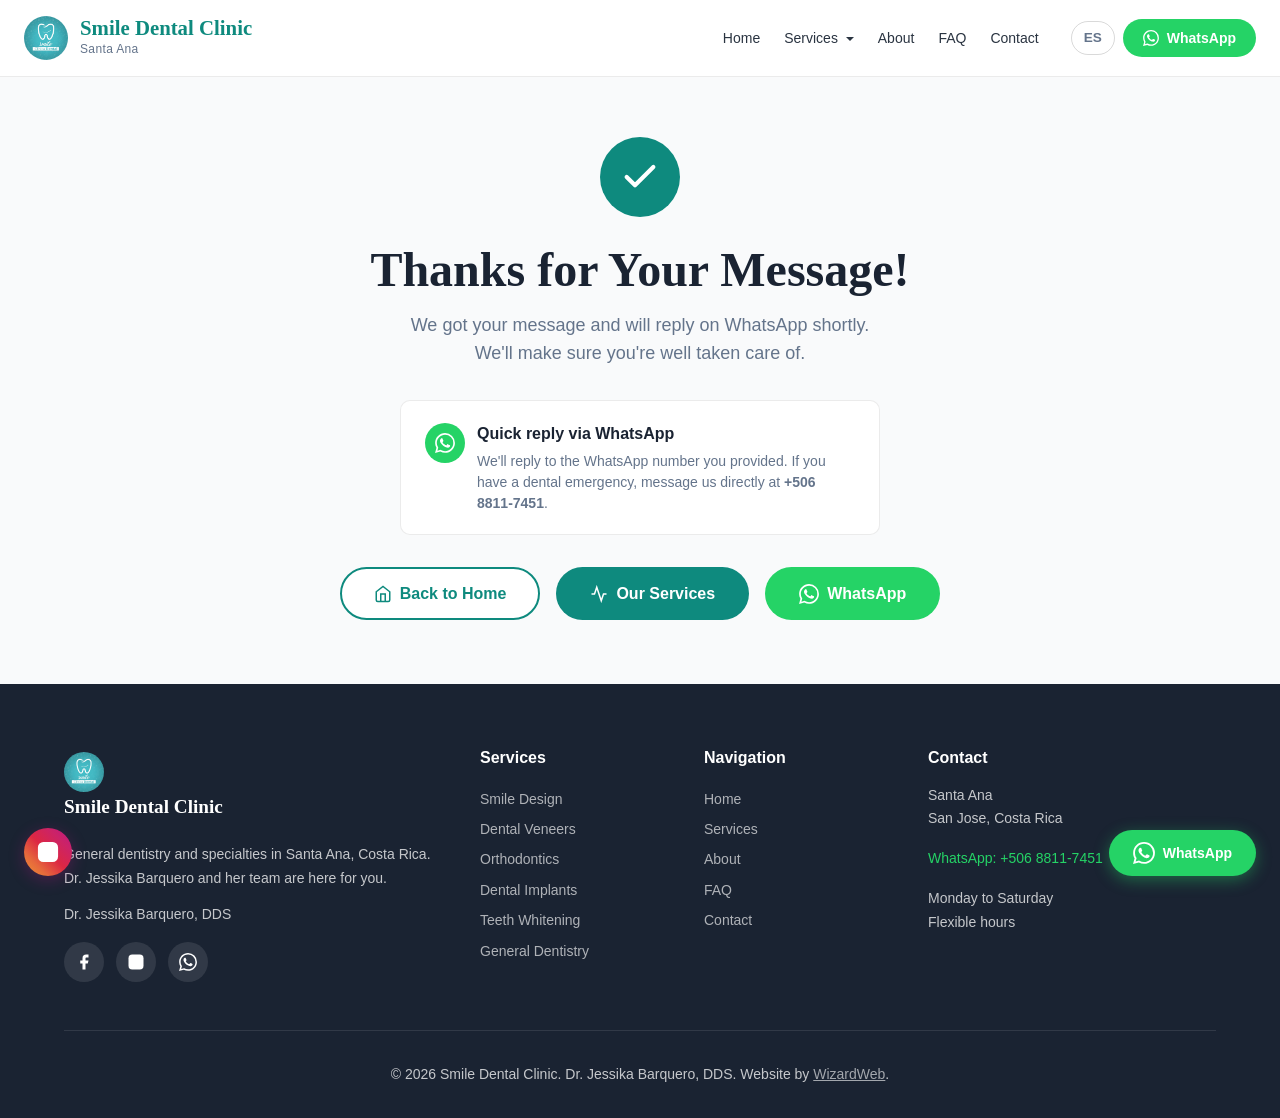
<file: en/thank-you.html>
<!DOCTYPE html>
<html lang="en">
<head>
  <meta charset="UTF-8">
  <meta name="viewport" content="width=device-width, initial-scale=1.0">
  <meta name="robots" content="noindex, nofollow">
  <title>Thank You | Smile Dental Clinic</title>
  <meta name="description" content="Thank you for contacting Smile Dental Clinic. We'll be in touch with you shortly via WhatsApp to schedule your appointment with Dr. Jessika Barquero, DDS.">

  <!-- Open Graph -->
  <meta property="og:type" content="website">
  <meta property="og:title" content="Thank You | Smile Dental Clinic">
  <meta property="og:description" content="We got your message and will get back to you soon on WhatsApp.">
  <meta property="og:image" content="https://drajessika.com/assets/images/hero-banner.jpg">
  <meta property="og:url" content="https://drajessika.com/en/thank-you.html">
  <meta property="og:site_name" content="Smile Dental Clinic">
  <meta property="og:locale" content="en_US">

  <!-- Twitter Card -->
  <meta name="twitter:card" content="summary_large_image">
  <meta name="twitter:title" content="Thank You | Smile Dental Clinic">
  <meta name="twitter:description" content="We got your message and will get back to you soon on WhatsApp.">
  <meta name="twitter:image" content="https://drajessika.com/assets/images/hero-banner.jpg">

  <link rel="canonical" href="https://drajessika.com/en/thank-you.html">
  <link rel="alternate" hreflang="es" href="https://drajessika.com/thank-you.html">
  <link rel="alternate" hreflang="en" href="https://drajessika.com/en/thank-you.html">
  <link rel="preconnect" href="https://api.fontshare.com" crossorigin>
  <link href="https://api.fontshare.com/v2/css?f[]=zodiak@400,500,700&f[]=satoshi@300,400,500,600,700&display=swap" rel="stylesheet" media="print" onload="this.media='all'">
  <noscript><link href="https://api.fontshare.com/v2/css?f[]=zodiak@400,500,700&f[]=satoshi@300,400,500,600,700&display=swap" rel="stylesheet"></noscript>
  <link rel="stylesheet" href="../base.css">
  <link rel="stylesheet" href="../style.css">
</head>
<body>

  <!-- HEADER -->
  <header class="site-header" id="siteHeader" role="banner">
    <a href="/en/index.html" class="header-logo" aria-label="Smile Dental Clinic - Home">
      <img src="../assets/images/logo-square.jpg" alt="Smile Dental Clinic logo" width="44" height="44">
      <div>
        <div class="logo-text">Smile Dental Clinic</div>
        <div class="logo-sub">Santa Ana</div>
      </div>
    </a>

    <button class="mobile-menu-btn" aria-label="Open navigation menu" aria-expanded="false" id="mobileMenuBtn">
      <span></span><span></span><span></span>
    </button>

    <nav class="header-nav" id="headerNav" aria-label="Main navigation">
      <ul class="nav-links" role="list">
        <li><a href="/en/index.html">Home</a></li>
        <li class="nav-dropdown">
          <a href="/en/services.html" aria-haspopup="true" aria-expanded="false">Services <span class="nav-dropdown-arrow"></span></a>
          <ul class="nav-dropdown-menu" role="list">
            <li><a href="/en/services.html#smile-design">Smile Design</a></li>
            <li><a href="/en/services.html#veneers">Dental Veneers</a></li>
            <li><a href="/en/services.html#orthodontics">Orthodontics</a></li>
            <li><a href="/en/services.html#implants">Dental Implants</a></li>
            <li><a href="/en/services.html#whitening">Teeth Whitening</a></li>
            <li><a href="/en/services.html#general">General Dentistry</a></li>
          </ul>
        </li>
        <li><a href="/en/about.html">About</a></li>
        <li><a href="/en/faq.html">FAQ</a></li>
        <li><a href="/en/contact.html">Contact</a></li>
      </ul>
      <div class="nav-buttons">
        <a href="../thank-you.html" onclick="localStorage.setItem('smile_lang','es')" class="nav-lang" style="font-size: 0.85rem; font-weight: 600; color: var(--color-text-muted); text-decoration: none; padding: 0.35rem 0.75rem; border: 1px solid rgba(0,0,0,0.15); border-radius: 999px;">ES</a>
        <a href="https://wa.me/50688117451?text=Hi%2C%20I'd%20like%20to%20book%20an%20appointment" target="_blank" class="nav-cta nav-cta-whatsapp" aria-label="Contact via WhatsApp">
          <svg viewBox="0 0 24 24"><path d="M17.472 14.382c-.297-.149-1.758-.867-2.03-.967-.273-.099-.471-.148-.67.15-.197.297-.767.966-.94 1.164-.173.199-.347.223-.644.075-.297-.15-1.255-.463-2.39-1.475-.883-.788-1.48-1.761-1.653-2.059-.173-.297-.018-.458.13-.606.134-.133.298-.347.446-.52.149-.174.198-.298.298-.497.099-.198.05-.371-.025-.52-.075-.149-.669-1.612-.916-2.207-.242-.579-.487-.5-.669-.51-.173-.008-.371-.01-.57-.01-.198 0-.52.074-.792.372-.272.297-1.04 1.016-1.04 2.479 0 1.462 1.065 2.875 1.213 3.074.149.198 2.096 3.2 5.077 4.487.709.306 1.262.489 1.694.625.712.227 1.36.195 1.871.118.571-.085 1.758-.719 2.006-1.413.248-.694.248-1.289.173-1.413-.074-.124-.272-.198-.57-.347m-5.421 7.403h-.004a9.87 9.87 0 01-5.031-1.378l-.361-.214-3.741.982.998-3.648-.235-.374a9.86 9.86 0 01-1.51-5.26c.001-5.45 4.436-9.884 9.888-9.884 2.64 0 5.122 1.03 6.988 2.898a9.825 9.825 0 012.893 6.994c-.003 5.45-4.437 9.884-9.885 9.884m8.413-18.297A11.815 11.815 0 0012.05 0C5.495 0 .16 5.335.157 11.892c0 2.096.547 4.142 1.588 5.945L.057 24l6.305-1.654a11.882 11.882 0 005.683 1.448h.005c6.554 0 11.89-5.335 11.893-11.893a11.821 11.821 0 00-3.48-8.413z"/></svg>
          WhatsApp
        </a>
      </div>
    </nav>
  </header>

  <!-- THANK YOU SECTION -->
  <main>
    <section class="thankyou-section" aria-label="Contact confirmation">
      <div>

        <!-- Animated Checkmark -->
        <div class="thankyou-checkmark" aria-hidden="true">
          <svg viewBox="0 0 24 24" fill="none" stroke="currentColor" stroke-width="2.5" stroke-linecap="round" stroke-linejoin="round">
            <polyline points="20 6 9 17 4 12"/>
          </svg>
        </div>

        <!-- Heading -->
        <h1>Thanks for Your Message!</h1>

        <!-- Message -->
        <p>We got your message and will reply on WhatsApp shortly. We'll make sure you're well taken care of.</p>

        <!-- Reassurance note -->
        <div style="
          background: var(--color-surface);
          border: 1px solid var(--color-divider);
          border-radius: var(--radius-md);
          padding: var(--space-5) var(--space-6);
          max-width: 480px;
          margin: 0 auto var(--space-8);
          text-align: left;
        ">
          <div style="display: flex; align-items: flex-start; gap: var(--space-3);">
            <div style="
              width: 40px; height: 40px; border-radius: 50%;
              background: #25D366;
              display: flex; align-items: center; justify-content: center;
              flex-shrink: 0; margin-top: 2px;
            ">
              <svg viewBox="0 0 24 24" style="width: 20px; height: 20px; fill: #fff;"><path d="M17.472 14.382c-.297-.149-1.758-.867-2.03-.967-.273-.099-.471-.148-.67.15-.197.297-.767.966-.94 1.164-.173.199-.347.223-.644.075-.297-.15-1.255-.463-2.39-1.475-.883-.788-1.48-1.761-1.653-2.059-.173-.297-.018-.458.13-.606.134-.133.298-.347.446-.52.149-.174.198-.298.298-.497.099-.198.05-.371-.025-.52-.075-.149-.669-1.612-.916-2.207-.242-.579-.487-.5-.669-.51-.173-.008-.371-.01-.57-.01-.198 0-.52.074-.792.372-.272.297-1.04 1.016-1.04 2.479 0 1.462 1.065 2.875 1.213 3.074.149.198 2.096 3.2 5.077 4.487.709.306 1.262.489 1.694.625.712.227 1.36.195 1.871.118.571-.085 1.758-.719 2.006-1.413.248-.694.248-1.289.173-1.413-.074-.124-.272-.198-.57-.347m-5.421 7.403h-.004a9.87 9.87 0 01-5.031-1.378l-.361-.214-3.741.982.998-3.648-.235-.374a9.86 9.86 0 01-1.51-5.26c.001-5.45 4.436-9.884 9.888-9.884 2.64 0 5.122 1.03 6.988 2.898a9.825 9.825 0 012.893 6.994c-.003 5.45-4.437 9.884-9.885 9.884m8.413-18.297A11.815 11.815 0 0012.05 0C5.495 0 .16 5.335.157 11.892c0 2.096.547 4.142 1.588 5.945L.057 24l6.305-1.654a11.882 11.882 0 005.683 1.448h.005c6.554 0 11.89-5.335 11.893-11.893a11.821 11.821 0 00-3.48-8.413z"/></svg>
            </div>
            <div>
              <p style="font-weight: 600; color: var(--color-dark); margin-bottom: var(--space-1); font-size: var(--text-base);">Quick reply via WhatsApp</p>
              <p style="color: var(--color-text-muted); font-size: var(--text-sm); margin: 0; line-height: 1.5;">We'll reply to the WhatsApp number you provided. If you have a dental emergency, message us directly at <strong>+506 8811-7451</strong>.</p>
            </div>
          </div>
        </div>

        <!-- Action Buttons -->
        <div class="thankyou-buttons">
          <a href="/en/index.html" class="btn btn-secondary">
            <svg viewBox="0 0 24 24" fill="none" stroke="currentColor" stroke-width="2" style="width: 18px; height: 18px;"><path d="M3 9l9-7 9 7v11a2 2 0 0 1-2 2H5a2 2 0 0 1-2-2z"/><polyline points="9 22 9 12 15 12 15 22"/></svg>
            Back to Home
          </a>
          <a href="/en/services.html" class="btn btn-primary">
            <svg viewBox="0 0 24 24" fill="none" stroke="currentColor" stroke-width="2" style="width: 18px; height: 18px;"><path d="M22 12h-4l-3 9L9 3l-3 9H2"/></svg>
            Our Services
          </a>
          <a href="https://wa.me/50688117451?text=Hi%2C%20I'd%20like%20to%20book%20an%20appointment" target="_blank" class="btn btn-whatsapp">
            <svg viewBox="0 0 24 24"><path d="M17.472 14.382c-.297-.149-1.758-.867-2.03-.967-.273-.099-.471-.148-.67.15-.197.297-.767.966-.94 1.164-.173.199-.347.223-.644.075-.297-.15-1.255-.463-2.39-1.475-.883-.788-1.48-1.761-1.653-2.059-.173-.297-.018-.458.13-.606.134-.133.298-.347.446-.52.149-.174.198-.298.298-.497.099-.198.05-.371-.025-.52-.075-.149-.669-1.612-.916-2.207-.242-.579-.487-.5-.669-.51-.173-.008-.371-.01-.57-.01-.198 0-.52.074-.792.372-.272.297-1.04 1.016-1.04 2.479 0 1.462 1.065 2.875 1.213 3.074.149.198 2.096 3.2 5.077 4.487.709.306 1.262.489 1.694.625.712.227 1.36.195 1.871.118.571-.085 1.758-.719 2.006-1.413.248-.694.248-1.289.173-1.413-.074-.124-.272-.198-.57-.347m-5.421 7.403h-.004a9.87 9.87 0 01-5.031-1.378l-.361-.214-3.741.982.998-3.648-.235-.374a9.86 9.86 0 01-1.51-5.26c.001-5.45 4.436-9.884 9.888-9.884 2.64 0 5.122 1.03 6.988 2.898a9.825 9.825 0 012.893 6.994c-.003 5.45-4.437 9.884-9.885 9.884m8.413-18.297A11.815 11.815 0 0012.05 0C5.495 0 .16 5.335.157 11.892c0 2.096.547 4.142 1.588 5.945L.057 24l6.305-1.654a11.882 11.882 0 005.683 1.448h.005c6.554 0 11.89-5.335 11.893-11.893a11.821 11.821 0 00-3.48-8.413z"/></svg>
            WhatsApp
          </a>
        </div>

      </div>
    </section>
  </main>

  <!-- FOOTER -->
  <footer class="site-footer" role="contentinfo">
    <div class="container">
      <div class="footer-grid">
        <div class="footer-col">
          <a href="/en/index.html" class="footer-brand-logo">
            <img src="../assets/images/logo-square.jpg" alt="Smile Dental Clinic" width="40" height="40">
            <span>Smile Dental Clinic</span>
          </a>
          <p>General dentistry and specialties in Santa Ana, Costa Rica. Dr. Jessika Barquero and her team are here for you.</p>
          <p>Dr. Jessika Barquero, DDS</p>
          <div class="footer-social">
            <a href="https://www.facebook.com/costaricaclinica/" target="_blank" aria-label="Facebook">
              <svg viewBox="0 0 24 24"><path d="M18 2h-3a5 5 0 0 0-5 5v3H7v4h3v8h4v-8h3l1-4h-4V7a1 1 0 0 1 1-1h3z"/></svg>
            </a>
            <a href="https://www.instagram.com/drajessikabarquero/" target="_blank" aria-label="Instagram">
              <svg viewBox="0 0 24 24"><rect x="2" y="2" width="20" height="20" rx="5" ry="5"/><path d="M16 11.37A4 4 0 1 1 12.63 8 4 4 0 0 1 16 11.37z"/><line x1="17.5" y1="6.5" x2="17.51" y2="6.5"/></svg>
            </a>
            <a href="https://wa.me/50688117451" target="_blank" aria-label="WhatsApp">
              <svg viewBox="0 0 24 24"><path d="M17.472 14.382c-.297-.149-1.758-.867-2.03-.967-.273-.099-.471-.148-.67.15-.197.297-.767.966-.94 1.164-.173.199-.347.223-.644.075-.297-.15-1.255-.463-2.39-1.475-.883-.788-1.48-1.761-1.653-2.059-.173-.297-.018-.458.13-.606.134-.133.298-.347.446-.52.149-.174.198-.298.298-.497.099-.198.05-.371-.025-.52-.075-.149-.669-1.612-.916-2.207-.242-.579-.487-.5-.669-.51-.173-.008-.371-.01-.57-.01-.198 0-.52.074-.792.372-.272.297-1.04 1.016-1.04 2.479 0 1.462 1.065 2.875 1.213 3.074.149.198 2.096 3.2 5.077 4.487.709.306 1.262.489 1.694.625.712.227 1.36.195 1.871.118.571-.085 1.758-.719 2.006-1.413.248-.694.248-1.289.173-1.413-.074-.124-.272-.198-.57-.347m-5.421 7.403h-.004a9.87 9.87 0 01-5.031-1.378l-.361-.214-3.741.982.998-3.648-.235-.374a9.86 9.86 0 01-1.51-5.26c.001-5.45 4.436-9.884 9.888-9.884 2.64 0 5.122 1.03 6.988 2.898a9.825 9.825 0 012.893 6.994c-.003 5.45-4.437 9.884-9.885 9.884m8.413-18.297A11.815 11.815 0 0012.05 0C5.495 0 .16 5.335.157 11.892c0 2.096.547 4.142 1.588 5.945L.057 24l6.305-1.654a11.882 11.882 0 005.683 1.448h.005c6.554 0 11.89-5.335 11.893-11.893a11.821 11.821 0 00-3.48-8.413z"/></svg>
            </a>
          </div>
        </div>
        <div class="footer-col">
          <h4>Services</h4>
          <a href="/en/services.html#smile-design">Smile Design</a>
          <a href="/en/services.html#veneers">Dental Veneers</a>
          <a href="/en/services.html#orthodontics">Orthodontics</a>
          <a href="/en/services.html#implants">Dental Implants</a>
          <a href="/en/services.html#whitening">Teeth Whitening</a>
          <a href="/en/services.html#general">General Dentistry</a>
        </div>
        <div class="footer-col">
          <h4>Navigation</h4>
          <a href="/en/index.html">Home</a>
          <a href="/en/services.html">Services</a>
          <a href="/en/about.html">About</a>
          <a href="/en/faq.html">FAQ</a>
          <a href="/en/contact.html">Contact</a>
        </div>
        <div class="footer-col">
          <h4>Contact</h4>
          <p>Santa Ana<br>San Jose, Costa Rica</p>
          <p><a href="https://wa.me/50688117451" target="_blank" style="color: #25D366;">WhatsApp: +506 8811-7451</a></p>
          <p>Monday to Saturday<br>Flexible hours</p>
        </div>
      </div>
      <div class="footer-bottom">
        <p>&copy; <script>document.write(new Date().getFullYear())</script> Smile Dental Clinic. Dr. Jessika Barquero, DDS. Website by <a href="https://wizardweb.ca" target="_blank" style="color: rgba(255,255,255,0.6); text-decoration: underline;">WizardWeb</a>.</p>
      </div>
    </div>
  </footer>

  <!-- FLOATING WHATSAPP BUTTON -->
  <a href="https://wa.me/50688117451?text=Hi%2C%20I'd%20like%20to%20book%20an%20appointment" target="_blank" class="whatsapp-float" aria-label="Contact via WhatsApp">
    <svg viewBox="0 0 24 24"><path d="M17.472 14.382c-.297-.149-1.758-.867-2.03-.967-.273-.099-.471-.148-.67.15-.197.297-.767.966-.94 1.164-.173.199-.347.223-.644.075-.297-.15-1.255-.463-2.39-1.475-.883-.788-1.48-1.761-1.653-2.059-.173-.297-.018-.458.13-.606.134-.133.298-.347.446-.52.149-.174.198-.298.298-.497.099-.198.05-.371-.025-.52-.075-.149-.669-1.612-.916-2.207-.242-.579-.487-.5-.669-.51-.173-.008-.371-.01-.57-.01-.198 0-.52.074-.792.372-.272.297-1.04 1.016-1.04 2.479 0 1.462 1.065 2.875 1.213 3.074.149.198 2.096 3.2 5.077 4.487.709.306 1.262.489 1.694.625.712.227 1.36.195 1.871.118.571-.085 1.758-.719 2.006-1.413.248-.694.248-1.289.173-1.413-.074-.124-.272-.198-.57-.347m-5.421 7.403h-.004a9.87 9.87 0 01-5.031-1.378l-.361-.214-3.741.982.998-3.648-.235-.374a9.86 9.86 0 01-1.51-5.26c.001-5.45 4.436-9.884 9.888-9.884 2.64 0 5.122 1.03 6.988 2.898a9.825 9.825 0 012.893 6.994c-.003 5.45-4.437 9.884-9.885 9.884m8.413-18.297A11.815 11.815 0 0012.05 0C5.495 0 .16 5.335.157 11.892c0 2.096.547 4.142 1.588 5.945L.057 24l6.305-1.654a11.882 11.882 0 005.683 1.448h.005c6.554 0 11.89-5.335 11.893-11.893a11.821 11.821 0 00-3.48-8.413z"/></svg>
    <span>WhatsApp</span>
  </a>

  <!-- FLOATING INSTAGRAM BUTTON -->
  <a href="https://www.instagram.com/drajessikabarquero/" target="_blank" class="ig-float" aria-label="Follow on Instagram">
    <svg viewBox="0 0 24 24" fill="none" stroke="#fff" stroke-width="2" stroke-linecap="round" stroke-linejoin="round"><rect x="2" y="2" width="20" height="20" rx="5" ry="5"/><path d="M16 11.37A4 4 0 1 1 12.63 8 4 4 0 0 1 16 11.37z"/><line x1="17.5" y1="6.5" x2="17.51" y2="6.5"/></svg>
  </a>

  <!-- SCRIPTS -->
  <script>
    // Header scroll effect
    window.addEventListener('scroll', function() {
      var header = document.getElementById('siteHeader');
      if (window.scrollY > 50) { header.classList.add('scrolled'); }
      else { header.classList.remove('scrolled'); }
    });

    // Mobile nav toggle
    var mobileBtn = document.getElementById('mobileMenuBtn');
    var headerNav = document.getElementById('headerNav');
    if (mobileBtn && headerNav) {
      mobileBtn.addEventListener('click', function() {
        headerNav.classList.toggle('open');
        mobileBtn.classList.toggle('active');
        mobileBtn.setAttribute('aria-expanded', headerNav.classList.contains('open'));
      });
      headerNav.querySelectorAll('a').forEach(function(link) {
        link.addEventListener('click', function(e) {
          var dd = this.closest('.nav-dropdown');
          if (dd && this === dd.querySelector(':scope > a') && window.innerWidth <= 1100) {
            e.preventDefault();
            dd.classList.toggle('open');
            return;
          }
          headerNav.classList.remove('open');
          mobileBtn.classList.remove('active');
          mobileBtn.setAttribute('aria-expanded', 'false');
        });
      });
    }

    // Desktop dropdown click
    document.querySelectorAll('.nav-dropdown').forEach(function(dd) {
      var ddLink = dd.querySelector(':scope > a');
      if (ddLink) {
        ddLink.addEventListener('click', function(e) {
          if (window.innerWidth > 1100) {
            e.preventDefault();
            dd.classList.toggle('open');
            document.querySelectorAll('.nav-dropdown').forEach(function(other) {
              if (other !== dd) other.classList.remove('open');
            });
          }
        });
      }
    });
    document.addEventListener('click', function(e) {
      if (!e.target.closest('.nav-dropdown')) {
        document.querySelectorAll('.nav-dropdown').forEach(function(dd) { dd.classList.remove('open'); });
      }
    });
  </script>

</body>
</html>
</file>
<file: base.css>
*, *::before, *::after { box-sizing: border-box; margin: 0; padding: 0; }

:root {
  /* Fonts */
  --font-display: 'Zodiak', Georgia, serif;
  --font-body: 'Satoshi', -apple-system, sans-serif;

  /* Colors - Teal dental brand */
  --color-primary: #0e8a7e;
  --color-primary-dark: #0a6e64;
  --color-primary-light: rgba(14, 138, 126, 0.08);
  --color-accent: #2bbcb0;
  --color-accent-hover: #21a89d;
  --color-bg: #f9fafb;
  --color-surface: #ffffff;
  --color-dark: #1a2332;
  --color-text: #2a3441;
  --color-text-muted: #64748b;
  --color-text-inverse: #ffffff;
  --color-divider: rgba(0,0,0,0.08);
  --color-hero-overlay: rgba(14, 50, 60, 0.65);

  /* Type Scale */
  --text-xs: 0.75rem;
  --text-sm: 0.875rem;
  --text-base: 1rem;
  --text-lg: 1.125rem;
  --text-xl: clamp(1.5rem, 3vw, 2rem);
  --text-2xl: clamp(2rem, 4vw, 3rem);
  --text-hero: clamp(2.5rem, 6vw, 4rem);

  /* Spacing */
  --space-1: 0.25rem;
  --space-2: 0.5rem;
  --space-3: 0.75rem;
  --space-4: 1rem;
  --space-5: 1.25rem;
  --space-6: 1.5rem;
  --space-8: 2rem;
  --space-10: 2.5rem;
  --space-12: 3rem;
  --space-16: 4rem;
  --space-20: 5rem;
  --space-24: 6rem;

  /* Misc */
  --radius-sm: 6px;
  --radius-md: 10px;
  --radius-lg: 16px;
  --radius-xl: 24px;
  --shadow-sm: 0 2px 8px rgba(0,0,0,0.06);
  --shadow-md: 0 4px 20px rgba(0,0,0,0.08);
  --shadow-lg: 0 8px 40px rgba(0,0,0,0.12);
  --transition-interactive: 0.2s ease;
  --ease-out: cubic-bezier(0.16, 1, 0.3, 1);
}

body {
  font-family: var(--font-body);
  font-size: var(--text-base);
  line-height: 1.6;
  color: var(--color-text);
  background: var(--color-bg);
  -webkit-font-smoothing: antialiased;
}

img { max-width: 100%; height: auto; display: block; }
a { color: inherit; }
ul, ol { list-style: none; }
h1, h2, h3, h4, h5, h6 { font-family: var(--font-display); line-height: 1.2; }

.container {
  max-width: 1200px;
  margin: 0 auto;
  padding: 0 var(--space-6);
}

.sr-only {
  position: absolute;
  width: 1px;
  height: 1px;
  padding: 0;
  margin: -1px;
  overflow: hidden;
  clip: rect(0, 0, 0, 0);
  white-space: nowrap;
  border: 0;
}
</file>
<file: style.css>
/* ===================================================
   SMILE CLINICA DENTAL - MAIN STYLESHEET
   =================================================== */

/* --- HEADER / NAVIGATION --- */
.site-header {
  position: fixed;
  top: 0;
  left: 0;
  right: 0;
  z-index: 1000;
  display: flex;
  align-items: center;
  justify-content: space-between;
  padding: var(--space-4) var(--space-6);
  background: rgba(255,255,255,0.97);
  backdrop-filter: blur(12px);
  border-bottom: 1px solid var(--color-divider);
  transition: background 0.3s ease, box-shadow 0.3s ease;
}
.site-header.scrolled {
  box-shadow: var(--shadow-sm);
}
.header-logo {
  display: flex;
  align-items: center;
  gap: var(--space-3);
  text-decoration: none;
}
.header-logo img {
  height: 44px;
  width: 44px;
  border-radius: 50%;
  object-fit: cover;
}
.logo-text {
  font-family: var(--font-display);
  font-size: 1.3rem;
  font-weight: 700;
  color: var(--color-primary);
  line-height: 1.1;
}
.logo-sub {
  font-size: var(--text-xs);
  color: var(--color-text-muted);
  font-weight: 500;
  letter-spacing: 0.03em;
}

/* Mobile menu button */
.mobile-menu-btn {
  display: none;
  flex-direction: column;
  gap: 5px;
  background: none;
  border: none;
  cursor: pointer;
  padding: var(--space-2);
  z-index: 1010;
}
.mobile-menu-btn span {
  display: block;
  width: 24px;
  height: 2px;
  background: var(--color-dark);
  border-radius: 2px;
  transition: transform 0.3s ease, opacity 0.3s ease;
}
.mobile-menu-btn.active span:nth-child(1) { transform: translateY(7px) rotate(45deg); }
.mobile-menu-btn.active span:nth-child(2) { opacity: 0; }
.mobile-menu-btn.active span:nth-child(3) { transform: translateY(-7px) rotate(-45deg); }

/* Navigation */
.header-nav {
  display: flex;
  align-items: center;
  gap: var(--space-8);
}
.nav-links {
  display: flex;
  align-items: center;
  gap: var(--space-6);
}
.nav-links a {
  text-decoration: none;
  font-size: var(--text-sm);
  font-weight: 500;
  color: var(--color-text);
  transition: color var(--transition-interactive);
  padding: var(--space-2) 0;
}
.nav-links a:hover { color: var(--color-primary); }

/* Dropdown */
.nav-dropdown {
  position: relative;
}
.nav-dropdown-arrow {
  display: inline-block;
  width: 0;
  height: 0;
  border-left: 4px solid transparent;
  border-right: 4px solid transparent;
  border-top: 4px solid currentColor;
  margin-left: 4px;
  vertical-align: middle;
  transition: transform 0.2s ease;
}
.nav-dropdown:hover .nav-dropdown-arrow,
.nav-dropdown.open .nav-dropdown-arrow {
  transform: rotate(180deg);
}
.nav-dropdown-menu {
  position: absolute;
  top: 100%;
  left: 0;
  min-width: 240px;
  background: var(--color-surface);
  border: 1px solid var(--color-divider);
  border-radius: var(--radius-md);
  box-shadow: var(--shadow-md);
  padding: var(--space-2) 0;
  margin-top: 0;
  opacity: 0;
  pointer-events: none;
  visibility: hidden;
  transition: opacity 0.2s ease, visibility 0.2s ease;
  z-index: 110;
}
.nav-dropdown::after {
  content: '';
  position: absolute;
  top: 100%;
  left: -12px;
  right: -12px;
  height: 12px;
  pointer-events: none;
}
.nav-dropdown:hover::after { pointer-events: auto; }
.nav-dropdown:hover .nav-dropdown-menu,
.nav-dropdown.open .nav-dropdown-menu {
  opacity: 1;
  pointer-events: auto;
  visibility: visible;
}
.nav-dropdown-menu a {
  display: block;
  padding: var(--space-2) var(--space-5);
  font-size: var(--text-sm);
  color: var(--color-text);
  transition: background var(--transition-interactive), color var(--transition-interactive);
}
.nav-dropdown-menu a:hover {
  background: var(--color-primary-light);
  color: var(--color-primary);
}

/* Nav CTA buttons */
.nav-buttons { display: flex; align-items: center; gap: var(--space-2); }
.nav-cta {
  display: inline-flex;
  align-items: center;
  gap: var(--space-2);
  padding: var(--space-2) var(--space-5);
  border-radius: 50px;
  font-size: var(--text-sm);
  font-weight: 600;
  text-decoration: none;
  transition: all var(--transition-interactive);
}
.nav-cta-primary {
  background: var(--color-primary);
  color: #fff;
}
.nav-cta-primary:hover {
  background: var(--color-primary-dark);
}
.nav-cta-whatsapp {
  background: #25D366;
  color: #fff;
}
.nav-cta-whatsapp:hover {
  background: #1fb855;
}
.nav-cta-whatsapp svg { width: 16px; height: 16px; fill: #fff; }

/* --- HERO SECTION --- */
.hero {
  position: relative;
  min-height: 85vh;
  display: flex;
  align-items: center;
  overflow: hidden;
  margin-top: 73px;
}
.hero-slide {
  position: absolute;
  inset: 0;
  opacity: 0;
  transition: opacity 1s ease;
}
.hero-slide.active { opacity: 1; }
.hero-slide img {
  width: 100%;
  height: 100%;
  object-fit: cover;
}
.hero-overlay {
  position: absolute;
  inset: 0;
  background: var(--color-hero-overlay);
  z-index: 1;
}
.hero-content {
  position: relative;
  z-index: 2;
  max-width: 700px;
  padding: var(--space-8) var(--space-6);
  margin: 0 auto;
  text-align: center;
  color: #fff;
}
.hero-badge {
  display: inline-block;
  background: rgba(255,255,255,0.15);
  backdrop-filter: blur(8px);
  padding: var(--space-2) var(--space-5);
  border-radius: 50px;
  font-size: var(--text-sm);
  font-weight: 500;
  margin-bottom: var(--space-6);
  border: 1px solid rgba(255,255,255,0.2);
}
.hero-title {
  font-size: var(--text-hero);
  font-weight: 700;
  margin-bottom: var(--space-4);
  text-shadow: 0 2px 8px rgba(0,0,0,0.3);
}
.hero-subtitle {
  font-size: var(--text-lg);
  opacity: 0.9;
  margin-bottom: var(--space-8);
  max-width: 560px;
  margin-left: auto;
  margin-right: auto;
  line-height: 1.7;
}
.hero-buttons {
  display: flex;
  gap: var(--space-4);
  justify-content: center;
  flex-wrap: wrap;
}
.hero-dots {
  position: absolute;
  bottom: var(--space-8);
  left: 50%;
  transform: translateX(-50%);
  z-index: 3;
  display: flex;
  gap: var(--space-2);
}
.hero-dot {
  width: 10px;
  height: 10px;
  border-radius: 50%;
  background: rgba(255,255,255,0.4);
  border: none;
  cursor: pointer;
  transition: background 0.3s ease;
}
.hero-dot.active { background: #fff; }

/* --- BUTTONS --- */
.btn {
  display: inline-flex;
  align-items: center;
  justify-content: center;
  gap: var(--space-2);
  padding: var(--space-3) var(--space-8);
  border-radius: 50px;
  font-family: var(--font-body);
  font-size: var(--text-base);
  font-weight: 600;
  text-decoration: none;
  cursor: pointer;
  border: 2px solid transparent;
  transition: all var(--transition-interactive);
}
.btn-primary {
  background: var(--color-primary);
  color: #fff;
}
.btn-primary:hover {
  background: var(--color-primary-dark);
  transform: translateY(-2px);
  box-shadow: 0 4px 16px rgba(14, 138, 126, 0.35);
}
.btn-outline {
  background: transparent;
  color: #fff;
  border-color: rgba(255,255,255,0.5);
}
.btn-outline:hover {
  background: rgba(255,255,255,0.1);
  border-color: #fff;
}
.btn-whatsapp {
  background: #25D366;
  color: #fff;
}
.btn-whatsapp:hover {
  background: #1fb855;
  transform: translateY(-2px);
  box-shadow: 0 4px 16px rgba(37, 211, 102, 0.35);
}
.btn-whatsapp svg { width: 20px; height: 20px; fill: #fff; }
.btn-secondary {
  background: var(--color-surface);
  color: var(--color-primary);
  border-color: var(--color-primary);
}
.btn-secondary:hover {
  background: var(--color-primary-light);
  transform: translateY(-2px);
}

/* --- SECTIONS --- */
.section {
  padding: clamp(var(--space-16), 8vw, var(--space-24)) 0;
}
.section-dark {
  background: var(--color-dark);
  color: #fff;
}
.section-teal {
  background: var(--color-primary);
  color: #fff;
}
.section-light {
  background: var(--color-surface);
}
.section-header {
  text-align: center;
  max-width: 650px;
  margin: 0 auto var(--space-12);
}
.section-label {
  display: inline-block;
  font-size: var(--text-sm);
  font-weight: 600;
  color: var(--color-primary);
  text-transform: uppercase;
  letter-spacing: 0.08em;
  margin-bottom: var(--space-3);
}
.section-dark .section-label,
.section-teal .section-label {
  color: var(--color-accent);
}
.section-title {
  font-size: var(--text-2xl);
  font-weight: 700;
  color: var(--color-dark);
  margin-bottom: var(--space-4);
}
.section-dark .section-title,
.section-teal .section-title {
  color: #fff;
}
.section-subtitle {
  font-size: var(--text-lg);
  color: var(--color-text-muted);
  line-height: 1.7;
}
.section-dark .section-subtitle,
.section-teal .section-subtitle {
  color: rgba(255,255,255,0.75);
}

/* --- SERVICE CARDS --- */
.services-grid {
  display: grid;
  grid-template-columns: repeat(3, 1fr);
  gap: var(--space-6);
}
.service-card {
  background: var(--color-surface);
  border-radius: var(--radius-lg);
  overflow: hidden;
  border: 1px solid var(--color-divider);
  transition: transform 0.3s ease, box-shadow 0.3s ease;
  display: flex;
  flex-direction: column;
}
.service-card:hover {
  transform: translateY(-6px);
  box-shadow: var(--shadow-lg);
}
.service-card-icon {
  width: 56px;
  height: 56px;
  border-radius: var(--radius-md);
  background: var(--color-primary-light);
  display: flex;
  align-items: center;
  justify-content: center;
  margin-bottom: var(--space-4);
}
.service-card-icon svg {
  width: 28px;
  height: 28px;
  color: var(--color-primary);
}
.service-card-content {
  padding: var(--space-6);
  flex: 1;
  display: flex;
  flex-direction: column;
}
.service-card h3 {
  font-size: var(--text-lg);
  font-weight: 600;
  color: var(--color-dark);
  margin-bottom: var(--space-2);
}
.service-card p {
  font-size: var(--text-sm);
  color: var(--color-text-muted);
  line-height: 1.6;
  flex: 1;
}
.service-card-link {
  display: inline-flex;
  align-items: center;
  gap: var(--space-2);
  color: var(--color-primary);
  font-weight: 600;
  font-size: var(--text-sm);
  text-decoration: none;
  margin-top: var(--space-4);
  transition: gap var(--transition-interactive);
}
.service-card-link:hover { gap: var(--space-3); }

/* --- ABOUT / DOCTOR SECTION --- */
.about-grid {
  display: grid;
  grid-template-columns: 1fr 1fr;
  gap: var(--space-12);
  align-items: center;
}
.about-image {
  border-radius: var(--radius-xl);
  overflow: hidden;
  box-shadow: var(--shadow-lg);
}
.about-image img {
  width: 100%;
  height: 500px;
  object-fit: cover;
}
.about-content h2 {
  font-size: var(--text-2xl);
  font-weight: 700;
  color: var(--color-dark);
  margin-bottom: var(--space-4);
}
.about-content .section-label { text-align: left; }
.about-content p {
  color: var(--color-text-muted);
  margin-bottom: var(--space-4);
  line-height: 1.7;
}
.about-credentials {
  display: flex;
  flex-wrap: wrap;
  gap: var(--space-3);
  margin-top: var(--space-6);
}
.credential-badge {
  display: inline-flex;
  align-items: center;
  gap: var(--space-2);
  padding: var(--space-2) var(--space-4);
  background: var(--color-primary-light);
  border-radius: 50px;
  font-size: var(--text-sm);
  font-weight: 500;
  color: var(--color-primary);
}

/* --- WHY CHOOSE US / FEATURES --- */
.features-grid {
  display: grid;
  grid-template-columns: repeat(4, 1fr);
  gap: var(--space-6);
}
.feature-item {
  text-align: center;
  padding: var(--space-8) var(--space-4);
}
.feature-icon {
  width: 64px;
  height: 64px;
  border-radius: 50%;
  background: rgba(255,255,255,0.1);
  display: flex;
  align-items: center;
  justify-content: center;
  margin: 0 auto var(--space-4);
}
.feature-icon svg {
  width: 28px;
  height: 28px;
  color: var(--color-accent);
}
.feature-item h3 {
  font-size: var(--text-base);
  font-weight: 600;
  margin-bottom: var(--space-2);
}
.feature-item p {
  font-size: var(--text-sm);
  opacity: 0.75;
  line-height: 1.6;
}

/* --- TESTIMONIALS --- */
.testimonial-section {
  background: var(--color-primary);
  color: #fff;
  padding: clamp(var(--space-12), 6vw, var(--space-24)) var(--space-6);
  text-align: center;
}
.testimonial-slider {
  position: relative;
  min-height: 320px;
  overflow: hidden;
  max-width: 700px;
  margin: 0 auto;
}
.testimonial-slide {
  position: absolute;
  inset: 0;
  opacity: 0;
  transition: opacity 0.6s ease;
  display: flex;
  flex-direction: column;
  align-items: center;
  justify-content: flex-start;
  padding-top: var(--space-2);
  pointer-events: none;
}
.testimonial-slide.active {
  opacity: 1;
  pointer-events: auto;
}
.testimonial-stars {
  display: flex;
  gap: var(--space-1);
  margin-bottom: var(--space-4);
  justify-content: center;
}
.testimonial-stars svg {
  width: 20px;
  height: 20px;
  fill: #fbbf24;
}
.testimonial-quote {
  font-family: var(--font-display);
  font-size: var(--text-xl);
  font-style: italic;
  line-height: 1.6;
  margin-bottom: var(--space-6);
  max-width: 600px;
}
.testimonial-author {
  font-weight: 600;
  font-size: var(--text-base);
}
.testimonial-dots {
  display: flex;
  gap: var(--space-2);
  justify-content: center;
  margin-top: var(--space-6);
}
.testimonial-dot {
  width: 10px;
  height: 10px;
  border-radius: 50%;
  background: rgba(255,255,255,0.3);
  border: none;
  cursor: pointer;
  transition: background 0.3s ease;
}
.testimonial-dot.active { background: #fff; }

/* --- LOCATION / MAP --- */
.location-grid {
  display: grid;
  grid-template-columns: 1fr 1fr;
  gap: var(--space-8);
  align-items: start;
}
.location-info h3 {
  font-size: var(--text-xl);
  font-weight: 600;
  color: var(--color-dark);
  margin-bottom: var(--space-4);
}
.location-detail {
  display: flex;
  align-items: flex-start;
  gap: var(--space-3);
  margin-bottom: var(--space-4);
}
.location-detail svg {
  width: 20px;
  height: 20px;
  color: var(--color-primary);
  flex-shrink: 0;
  margin-top: 3px;
}
.location-detail p {
  color: var(--color-text-muted);
  line-height: 1.5;
}
.location-detail strong {
  color: var(--color-text);
}
.location-map {
  border-radius: var(--radius-lg);
  overflow: hidden;
  box-shadow: var(--shadow-md);
  height: 400px;
}
.location-map iframe {
  width: 100%;
  height: 100%;
  border: 0;
}

/* --- CTA BANNER --- */
.cta-banner {
  background: linear-gradient(135deg, var(--color-primary), var(--color-primary-dark));
  color: #fff;
  text-align: center;
  padding: clamp(var(--space-12), 6vw, var(--space-20)) var(--space-6);
}
.cta-banner h2 {
  font-size: var(--text-2xl);
  margin-bottom: var(--space-4);
}
.cta-banner p {
  font-size: var(--text-lg);
  opacity: 0.85;
  margin-bottom: var(--space-8);
  max-width: 550px;
  margin-left: auto;
  margin-right: auto;
}

/* --- FOOTER --- */
.site-footer {
  background: var(--color-dark);
  color: rgba(255,255,255,0.75);
  padding: var(--space-16) 0 var(--space-8);
}
.footer-grid {
  display: grid;
  grid-template-columns: 2fr 1fr 1fr 1.5fr;
  gap: var(--space-8);
  margin-bottom: var(--space-12);
}
.footer-col h4 {
  color: #fff;
  font-size: var(--text-base);
  font-weight: 600;
  margin-bottom: var(--space-4);
  font-family: var(--font-body);
}
.footer-col p {
  font-size: var(--text-sm);
  line-height: 1.7;
  margin-bottom: var(--space-3);
}
.footer-col a {
  display: block;
  font-size: var(--text-sm);
  color: rgba(255,255,255,0.65);
  text-decoration: none;
  padding: var(--space-1) 0;
  transition: color var(--transition-interactive);
}
.footer-col a:hover { color: var(--color-accent); }
.footer-brand-logo {
  display: flex;
  align-items: center;
  gap: var(--space-3);
  margin-bottom: var(--space-4);
  text-decoration: none;
}
.footer-brand-logo img {
  width: 40px;
  height: 40px;
  border-radius: 50%;
}
.footer-brand-logo span {
  font-family: var(--font-display);
  font-size: 1.2rem;
  font-weight: 700;
  color: #fff;
}
.footer-social {
  display: flex;
  gap: var(--space-3);
  margin-top: var(--space-4);
}
.footer-social a {
  width: 40px;
  height: 40px;
  border-radius: 50%;
  background: rgba(255,255,255,0.1);
  display: flex;
  align-items: center;
  justify-content: center;
  transition: background var(--transition-interactive);
}
.footer-social a:hover { background: var(--color-primary); }
.footer-social svg { width: 18px; height: 18px; fill: #fff; }
.footer-bottom {
  text-align: center;
  padding-top: var(--space-8);
  border-top: 1px solid rgba(255,255,255,0.1);
  font-size: var(--text-sm);
}

/* --- FLOATING WHATSAPP BUTTON --- */
.whatsapp-float {
  position: fixed;
  bottom: var(--space-6);
  right: var(--space-6);
  z-index: 999;
  background: #25D366;
  color: #fff;
  padding: var(--space-3) var(--space-6);
  border-radius: 50px;
  display: flex;
  align-items: center;
  gap: var(--space-2);
  text-decoration: none;
  font-weight: 600;
  font-size: var(--text-sm);
  box-shadow: 0 4px 16px rgba(37, 211, 102, 0.4);
  transition: all 0.3s ease;
  animation: whatsappPulse 2s ease-in-out infinite;
}
.whatsapp-float:hover {
  transform: scale(1.05);
  box-shadow: 0 6px 24px rgba(37, 211, 102, 0.5);
  animation: none;
}
.whatsapp-float svg { width: 22px; height: 22px; fill: #fff; flex-shrink: 0; }
@keyframes whatsappPulse {
  0%, 100% { box-shadow: 0 4px 16px rgba(37, 211, 102, 0.4); }
  50% { box-shadow: 0 4px 24px rgba(37, 211, 102, 0.6); }
}

/* --- FLOATING INSTAGRAM BUTTON --- */
.ig-float {
  position: fixed;
  bottom: var(--space-6);
  left: var(--space-6);
  z-index: 999;
  width: 48px;
  height: 48px;
  border-radius: 50%;
  background: linear-gradient(45deg, #f09433, #e6683c, #dc2743, #cc2366, #bc1888);
  display: flex;
  align-items: center;
  justify-content: center;
  text-decoration: none;
  box-shadow: 0 4px 16px rgba(188, 24, 136, 0.3);
  transition: transform 0.3s ease;
}
.ig-float:hover { transform: scale(1.1); }
.ig-float svg { width: 22px; height: 22px; fill: #fff; }

/* --- PAGE HERO (Interior pages) --- */
.page-hero {
  background: linear-gradient(135deg, var(--color-dark), var(--color-primary-dark));
  color: #fff;
  text-align: center;
  padding: clamp(var(--space-16), 10vw, var(--space-24)) var(--space-6);
  margin-top: 73px;
}
.page-hero h1 {
  font-size: var(--text-2xl);
  font-weight: 700;
  margin-bottom: var(--space-3);
}
.page-hero p {
  font-size: var(--text-lg);
  opacity: 0.8;
  max-width: 600px;
  margin: 0 auto;
}

/* --- SERVICE DETAIL PAGE --- */
.service-detail-grid {
  display: grid;
  grid-template-columns: 1fr 1fr;
  gap: var(--space-12);
  align-items: center;
}
.service-detail-grid.reverse { direction: rtl; }
.service-detail-grid.reverse > * { direction: ltr; }
.service-detail-image {
  border-radius: var(--radius-lg);
  overflow: hidden;
  box-shadow: var(--shadow-md);
}
.service-detail-image img {
  width: 100%;
  height: 400px;
  object-fit: cover;
}

/* --- FAQ --- */
.faq-list {
  max-width: 750px;
  margin: 0 auto;
}
.faq-item {
  border-bottom: 1px solid var(--color-divider);
}
.faq-question {
  width: 100%;
  display: flex;
  align-items: center;
  justify-content: space-between;
  padding: var(--space-5) 0;
  background: none;
  border: none;
  font-family: var(--font-body);
  font-size: var(--text-base);
  font-weight: 600;
  color: var(--color-dark);
  cursor: pointer;
  text-align: left;
  gap: var(--space-4);
}
.faq-question span {
  flex: 1;
}
.faq-icon {
  width: 24px;
  height: 24px;
  flex-shrink: 0;
  position: relative;
  transition: transform 0.3s ease;
}
.faq-icon::before, .faq-icon::after {
  content: '';
  position: absolute;
  background: var(--color-primary);
  border-radius: 2px;
}
.faq-icon::before {
  top: 50%;
  left: 4px;
  right: 4px;
  height: 2px;
  transform: translateY(-50%);
}
.faq-icon::after {
  left: 50%;
  top: 4px;
  bottom: 4px;
  width: 2px;
  transform: translateX(-50%);
  transition: transform 0.3s ease;
}
.faq-item.open .faq-icon::after {
  transform: translateX(-50%) scaleY(0);
}
.faq-answer {
  max-height: 0;
  overflow: hidden;
  transition: max-height 0.4s ease, padding 0.3s ease;
}
.faq-item.open .faq-answer {
  max-height: 300px;
}
.faq-answer p {
  padding-bottom: var(--space-5);
  color: var(--color-text-muted);
  line-height: 1.7;
  font-size: var(--text-sm);
}

/* --- CONTACT PAGE --- */
.contact-grid {
  display: grid;
  grid-template-columns: 1fr 1fr;
  gap: var(--space-12);
}
.contact-info-card {
  background: var(--color-surface);
  border-radius: var(--radius-lg);
  padding: var(--space-8);
  box-shadow: var(--shadow-sm);
  border: 1px solid var(--color-divider);
}
.contact-method {
  display: flex;
  align-items: center;
  gap: var(--space-4);
  padding: var(--space-4) 0;
  border-bottom: 1px solid var(--color-divider);
}
.contact-method:last-child { border-bottom: none; }
.contact-method-icon {
  width: 48px;
  height: 48px;
  border-radius: 50%;
  background: var(--color-primary-light);
  display: flex;
  align-items: center;
  justify-content: center;
  flex-shrink: 0;
}
.contact-method-icon svg { width: 22px; height: 22px; color: var(--color-primary); }
.contact-method h4 {
  font-family: var(--font-body);
  font-size: var(--text-base);
  font-weight: 600;
  color: var(--color-dark);
  margin-bottom: var(--space-1);
}
.contact-method p {
  font-size: var(--text-sm);
  color: var(--color-text-muted);
}
.contact-method a {
  color: var(--color-primary);
  text-decoration: none;
  font-weight: 500;
}
.contact-method a:hover { text-decoration: underline; }

/* --- FORM --- */
.form-group {
  margin-bottom: var(--space-5);
}
.form-group label {
  display: block;
  font-size: var(--text-sm);
  font-weight: 600;
  color: var(--color-dark);
  margin-bottom: var(--space-2);
}
.form-group input,
.form-group textarea,
.form-group select {
  width: 100%;
  padding: var(--space-3) var(--space-4);
  border: 1px solid var(--color-divider);
  border-radius: var(--radius-sm);
  font-family: var(--font-body);
  font-size: var(--text-base);
  color: var(--color-text);
  background: var(--color-surface);
  transition: border-color var(--transition-interactive), box-shadow var(--transition-interactive);
}
.form-group input:focus,
.form-group textarea:focus,
.form-group select:focus {
  outline: none;
  border-color: var(--color-primary);
  box-shadow: 0 0 0 3px var(--color-primary-light);
}
.form-group textarea {
  resize: vertical;
  min-height: 120px;
}

/* --- THANK YOU PAGE --- */
.thankyou-section {
  min-height: 60vh;
  display: flex;
  align-items: center;
  justify-content: center;
  text-align: center;
  padding: var(--space-16) var(--space-6);
  margin-top: 73px;
}
.thankyou-checkmark {
  width: 80px;
  height: 80px;
  border-radius: 50%;
  background: var(--color-primary);
  display: flex;
  align-items: center;
  justify-content: center;
  margin: 0 auto var(--space-6);
  animation: checkPop 0.6s var(--ease-out) forwards;
}
.thankyou-checkmark svg { width: 40px; height: 40px; color: #fff; }
@keyframes checkPop {
  0% { transform: scale(0); opacity: 0; }
  60% { transform: scale(1.15); }
  100% { transform: scale(1); opacity: 1; }
}
.thankyou-section h1 {
  font-size: var(--text-2xl);
  color: var(--color-dark);
  margin-bottom: var(--space-3);
}
.thankyou-section p {
  color: var(--color-text-muted);
  font-size: var(--text-lg);
  margin-bottom: var(--space-8);
  max-width: 500px;
  margin-left: auto;
  margin-right: auto;
}
.thankyou-buttons {
  display: flex;
  gap: var(--space-4);
  justify-content: center;
  flex-wrap: wrap;
}

/* --- GALLERY GRID --- */
.gallery-grid {
  display: grid;
  grid-template-columns: repeat(3, 1fr);
  gap: var(--space-4);
}
.gallery-item {
  border-radius: var(--radius-md);
  overflow: hidden;
  aspect-ratio: 4/3;
  cursor: pointer;
  transition: transform 0.3s ease;
}
.gallery-item:hover { transform: scale(1.02); }
.gallery-item img {
  width: 100%;
  height: 100%;
  object-fit: cover;
}

/* --- RESPONSIVE --- */
@media (max-width: 1100px) {
  .mobile-menu-btn { display: flex; }
  .header-nav {
    position: fixed;
    top: 0;
    right: -100%;
    width: 300px;
    height: 100vh;
    background: var(--color-surface);
    flex-direction: column;
    padding: 80px var(--space-6) var(--space-6);
    transition: right 0.3s var(--ease-out);
    box-shadow: var(--shadow-lg);
    overflow-y: auto;
  }
  .header-nav.open { right: 0; }
  .nav-links {
    flex-direction: column;
    gap: 0;
    width: 100%;
  }
  .nav-links > li { width: 100%; }
  .nav-links a {
    display: block;
    padding: var(--space-3) 0;
    border-bottom: 1px solid var(--color-divider);
    font-size: var(--text-base);
  }
  .nav-dropdown-menu {
    position: static;
    opacity: 1;
    visibility: visible;
    pointer-events: auto;
    box-shadow: none;
    border: none;
    border-radius: 0;
    padding: 0;
    max-height: 0;
    overflow: hidden;
    transition: max-height 0.3s ease;
  }
  .nav-dropdown.open .nav-dropdown-menu {
    max-height: 400px;
  }
  .nav-dropdown-menu a {
    padding-left: var(--space-6);
    border-bottom: 1px solid var(--color-divider);
  }
  .nav-buttons {
    flex-direction: column;
    width: 100%;
    gap: var(--space-3);
    margin-top: var(--space-4);
  }
  .nav-cta { justify-content: center; width: 100%; padding: var(--space-3); }
}

@media (max-width: 768px) {
  .services-grid { grid-template-columns: 1fr; }
  .features-grid { grid-template-columns: repeat(2, 1fr); }
  .about-grid { grid-template-columns: 1fr; }
  .about-image img { height: 350px; }
  .location-grid { grid-template-columns: 1fr; }
  .contact-grid { grid-template-columns: 1fr; }
  .footer-grid { grid-template-columns: 1fr 1fr; gap: var(--space-6); }
  .service-detail-grid { grid-template-columns: 1fr; }
  .service-detail-grid.reverse { direction: ltr; }
  .gallery-grid { grid-template-columns: repeat(2, 1fr); }
  .hero { min-height: 70vh; }
  .hero-title { font-size: clamp(2rem, 5vw, 3rem); }
  .whatsapp-float span { display: none; }
  .whatsapp-float {
    width: 56px;
    height: 56px;
    padding: 0;
    border-radius: 50%;
    justify-content: center;
  }
  .ig-float {
    width: 42px;
    height: 42px;
  }
}

@media (max-width: 480px) {
  .features-grid { grid-template-columns: 1fr; }
  .footer-grid { grid-template-columns: 1fr; }
  .hero-buttons { flex-direction: column; align-items: center; }
  .gallery-grid { grid-template-columns: 1fr; }
}
</file>
